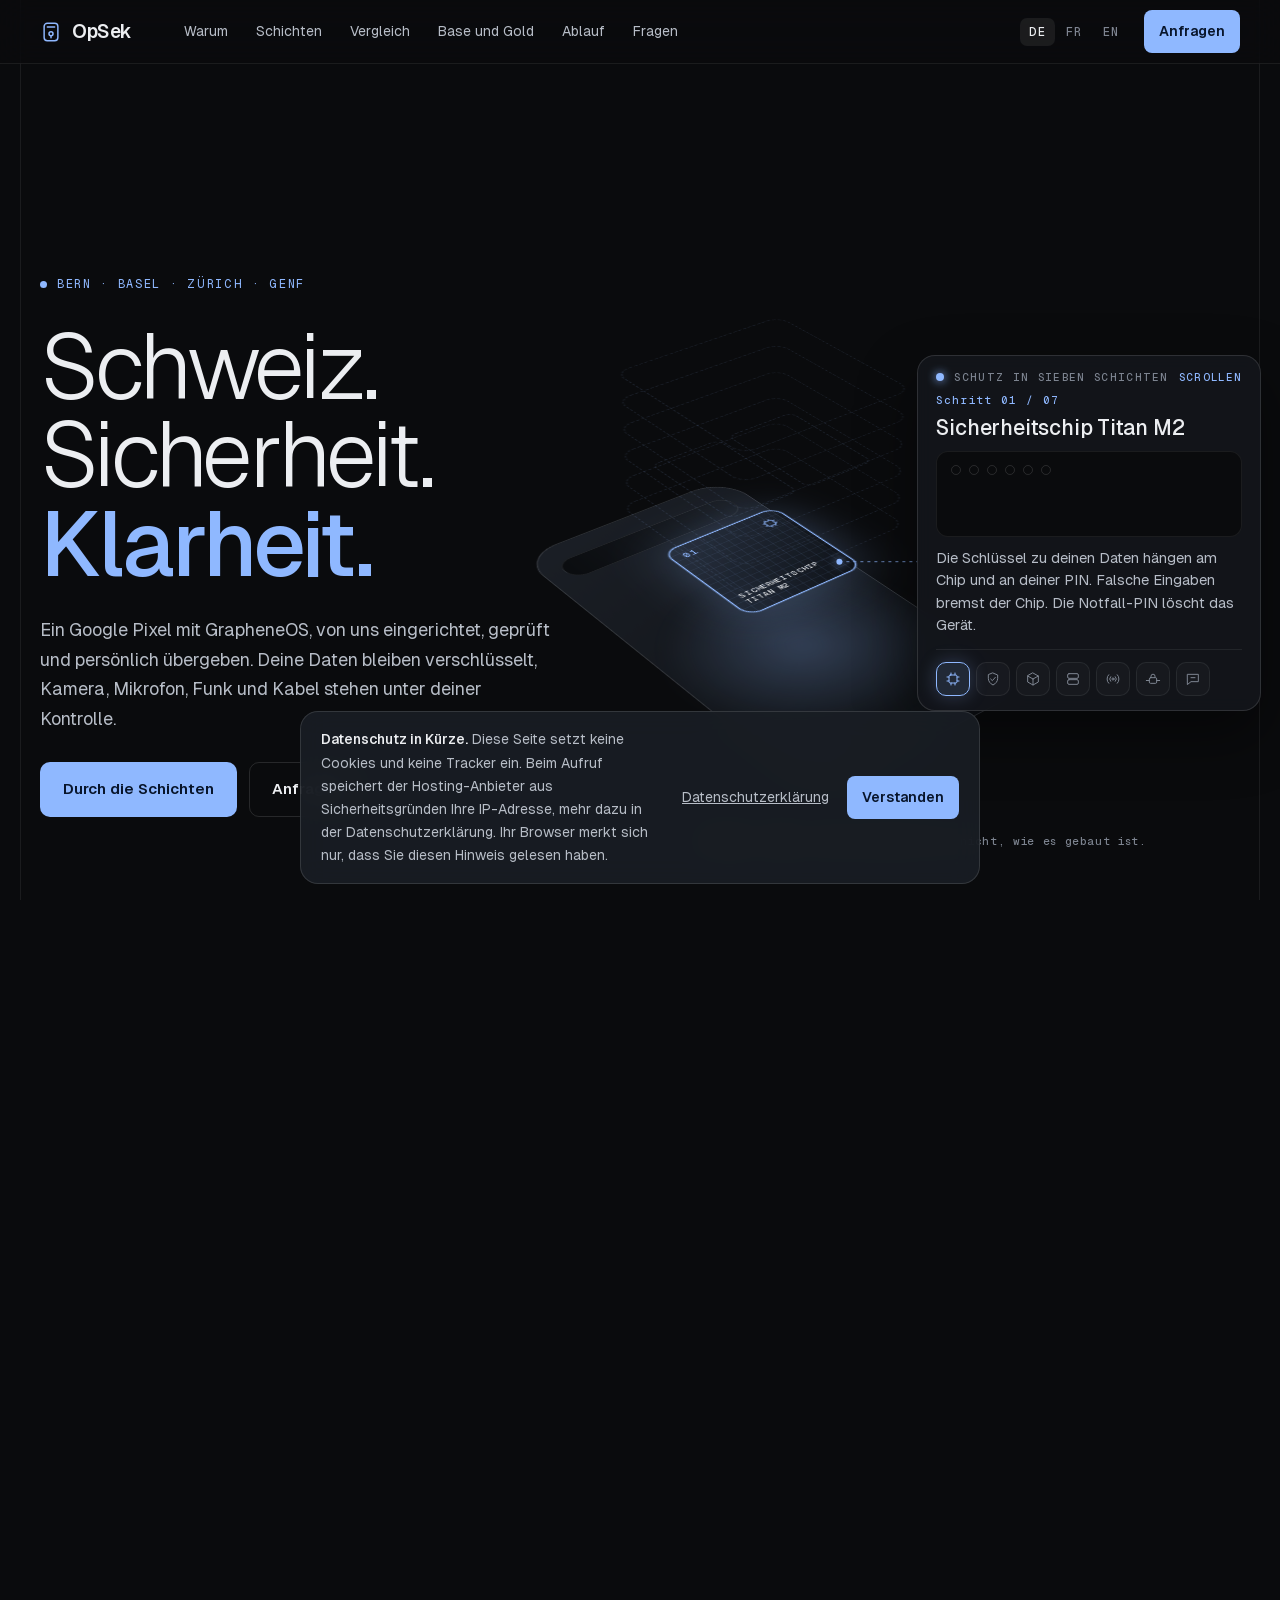
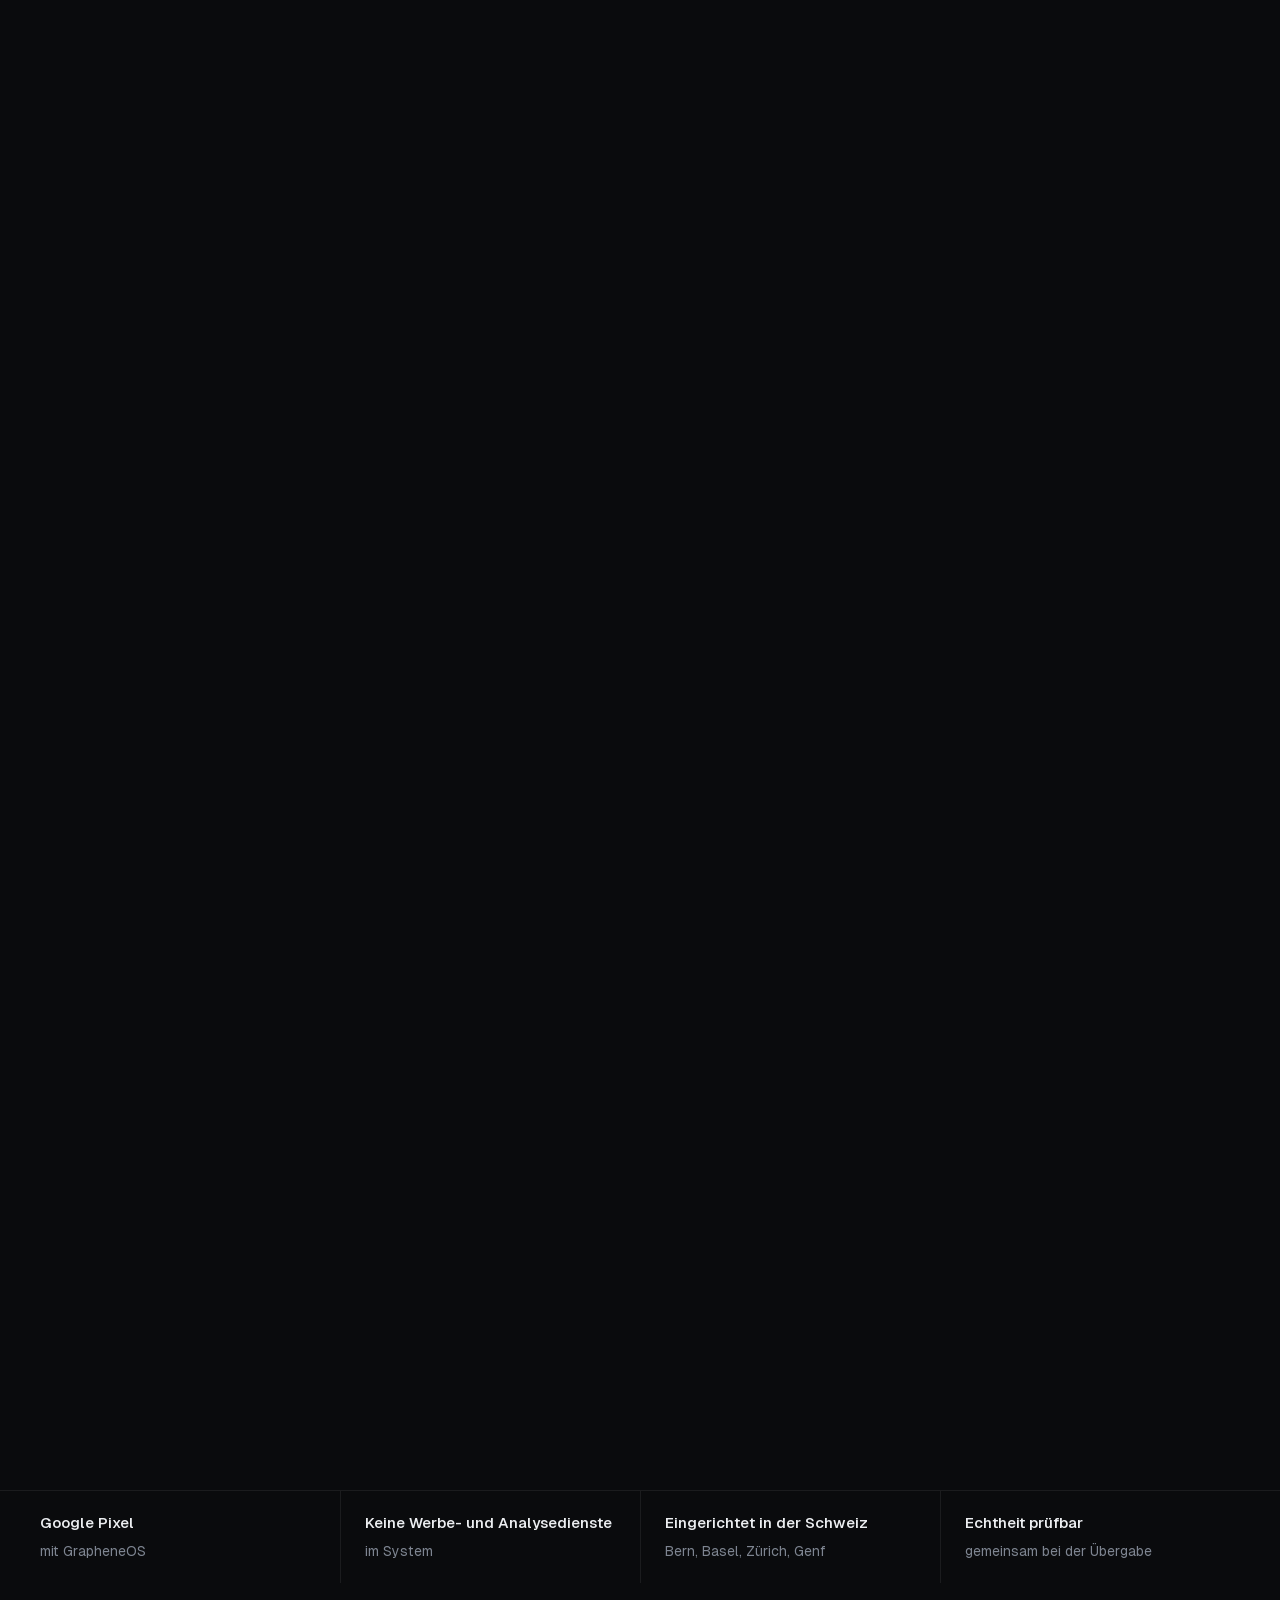
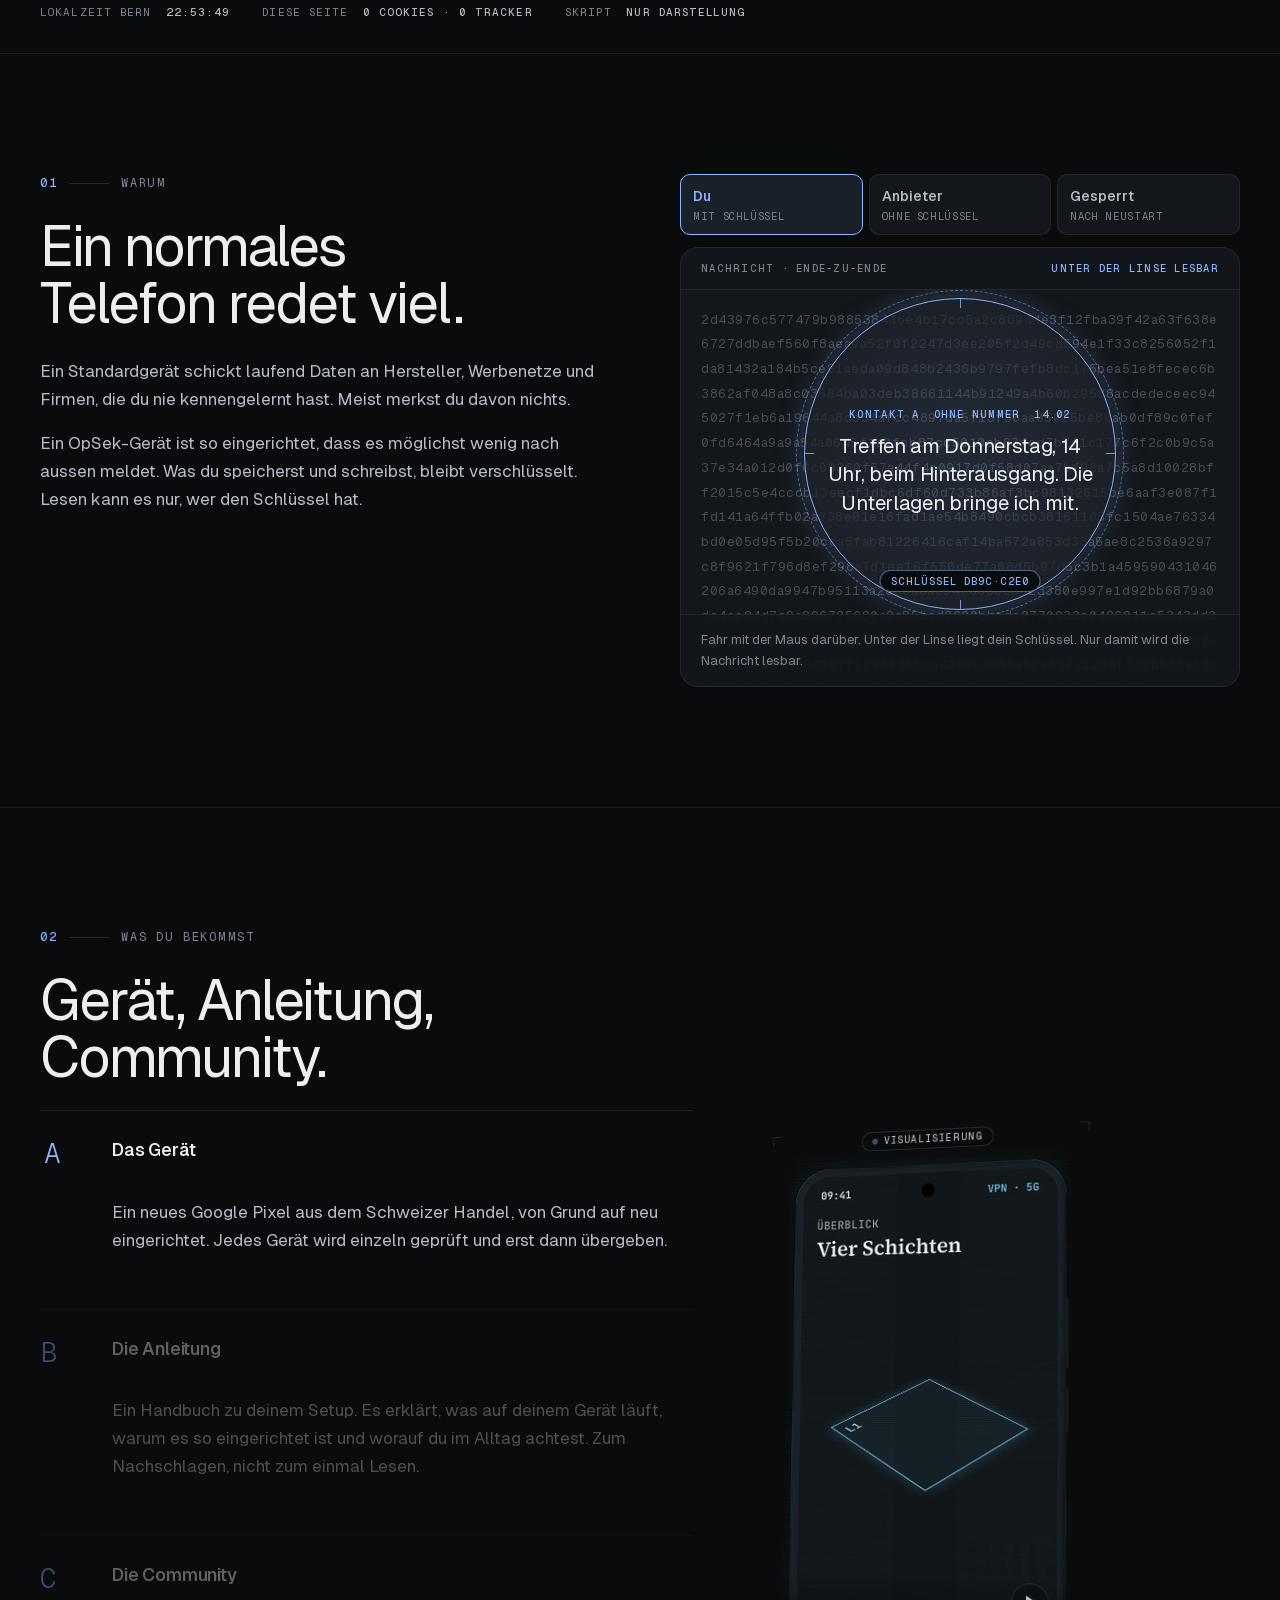
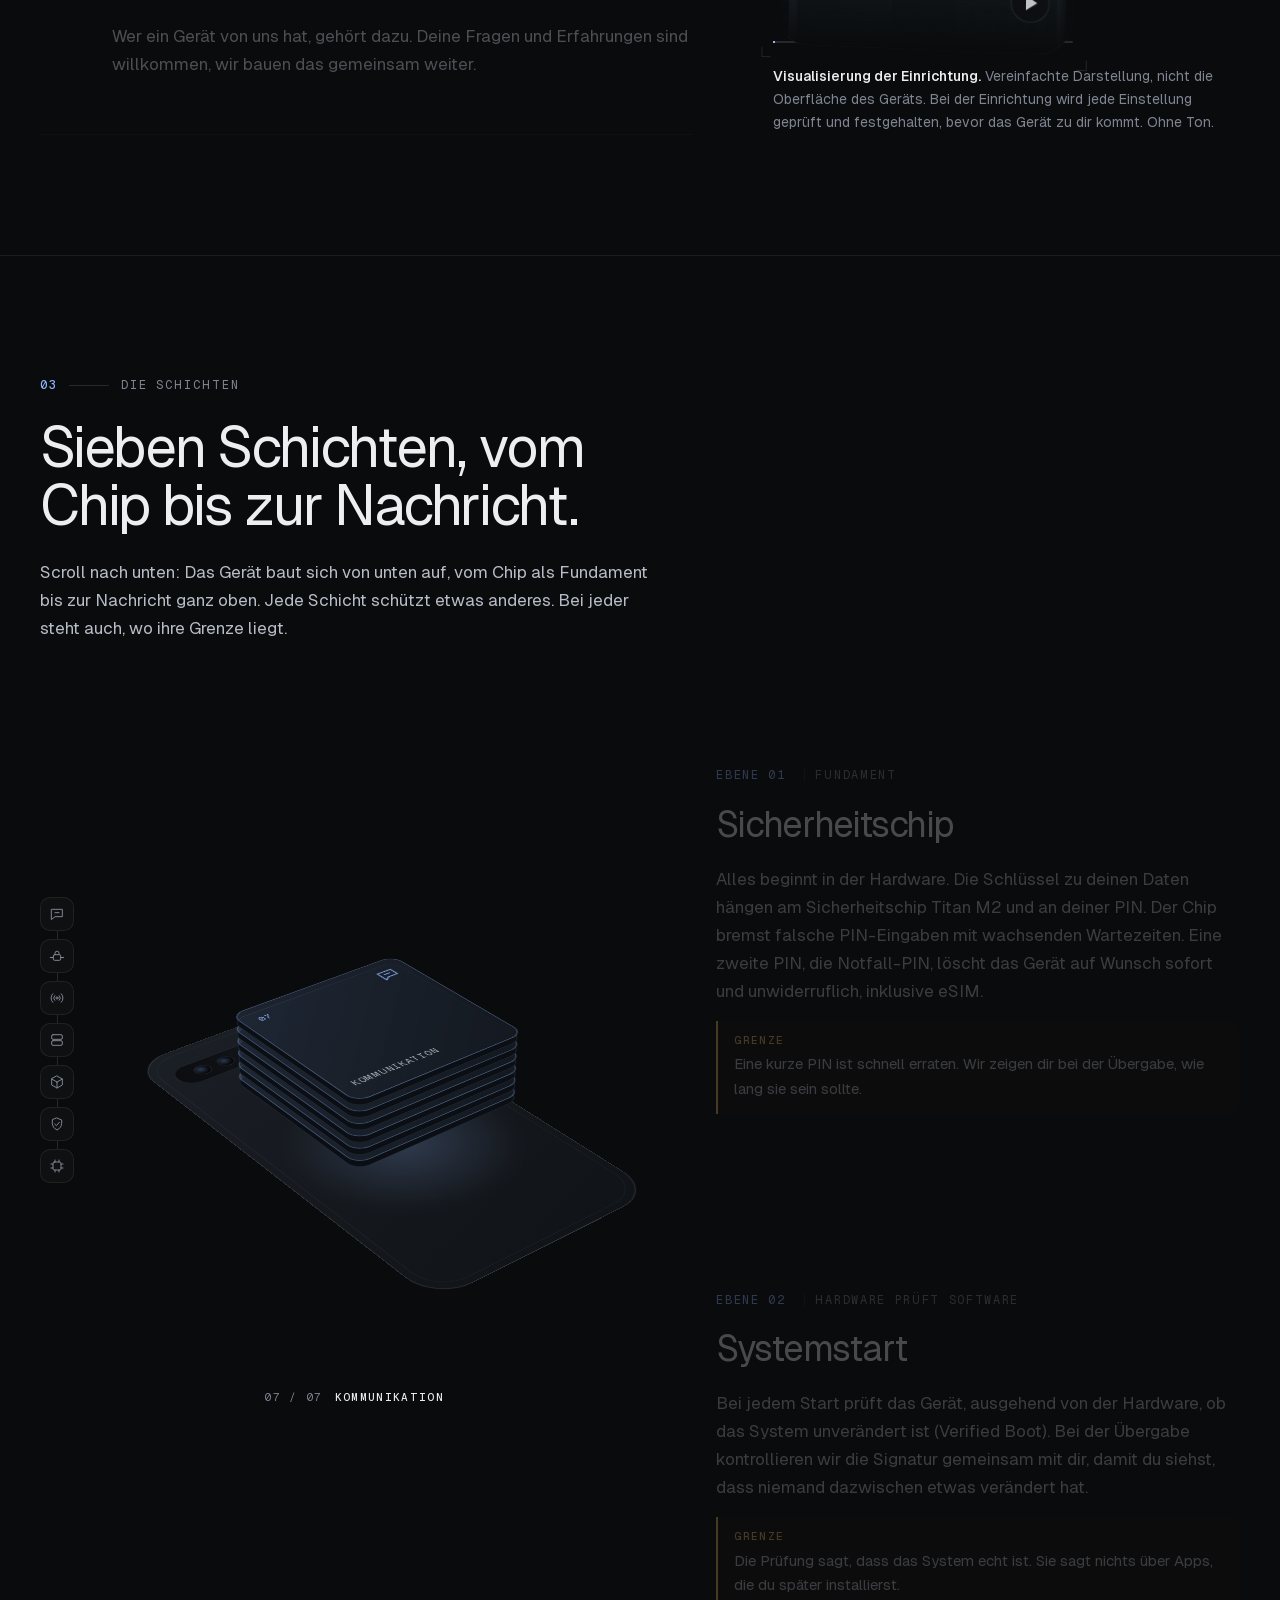
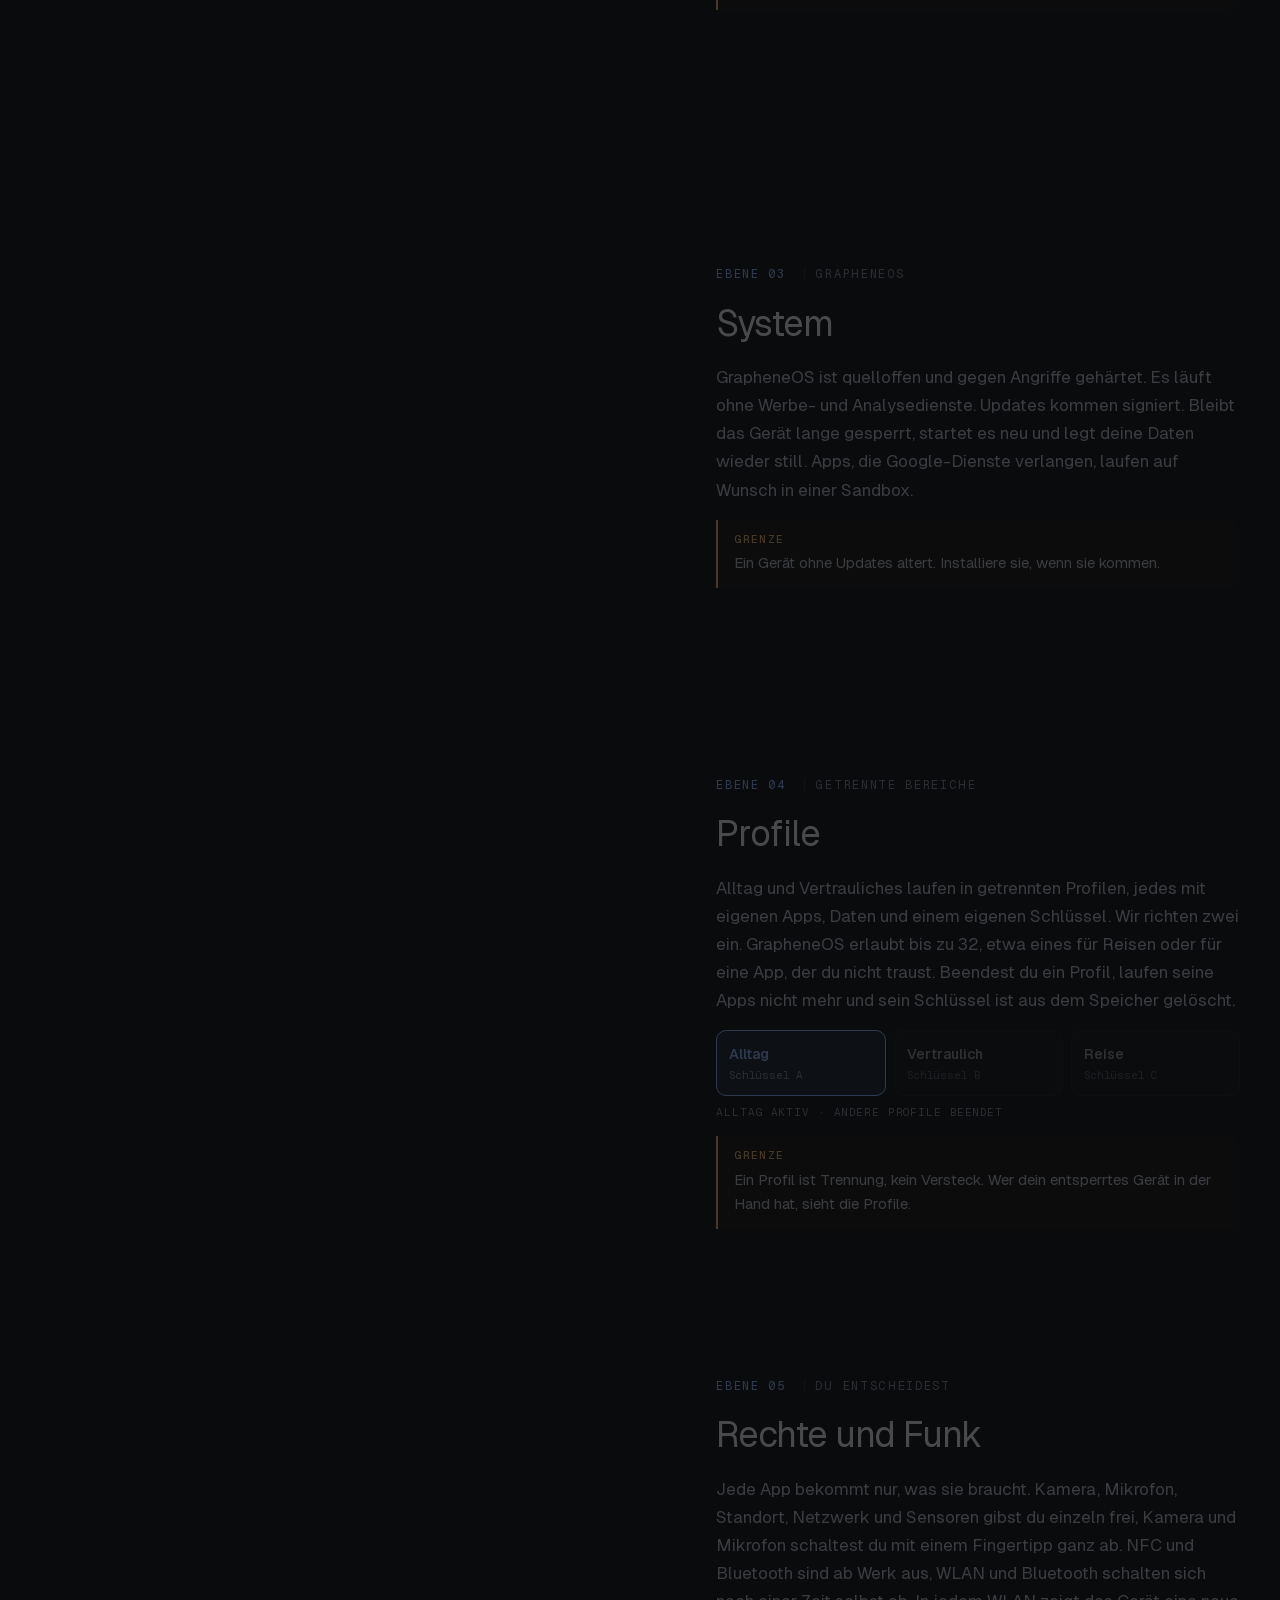
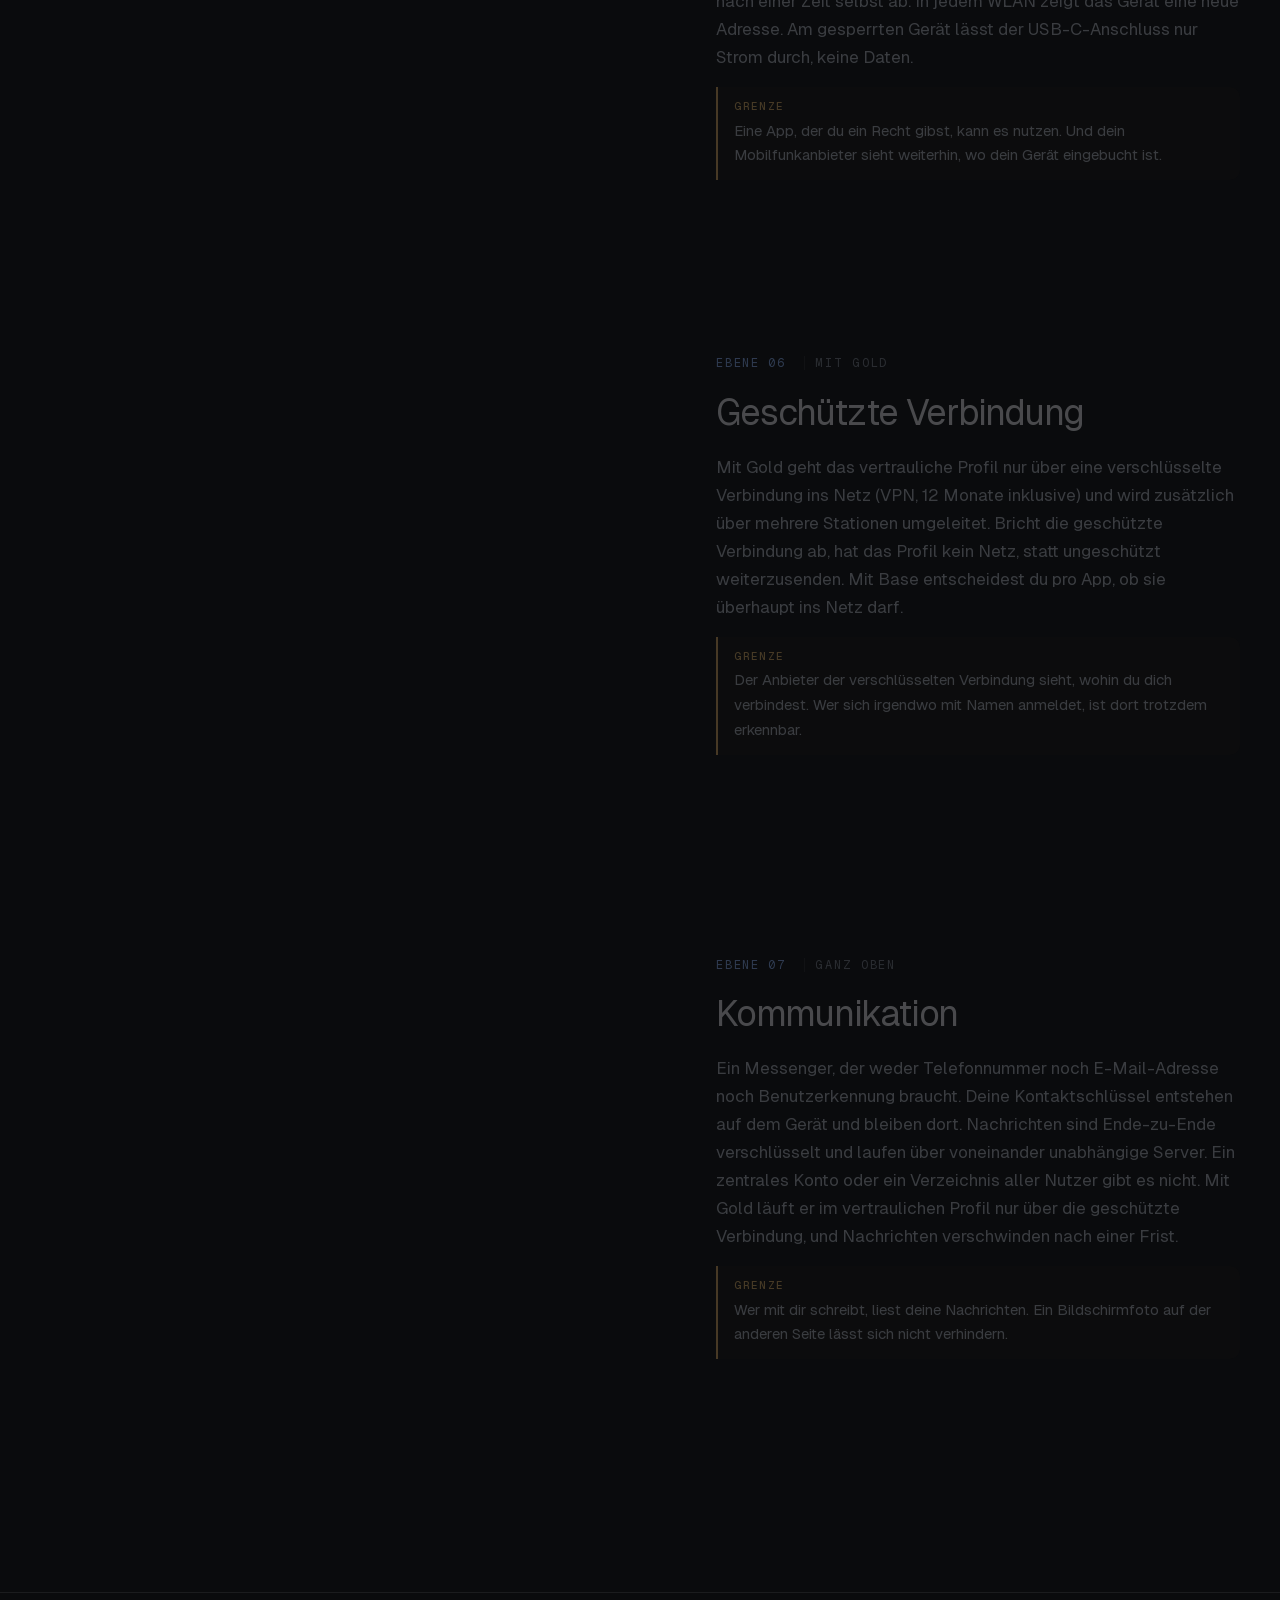
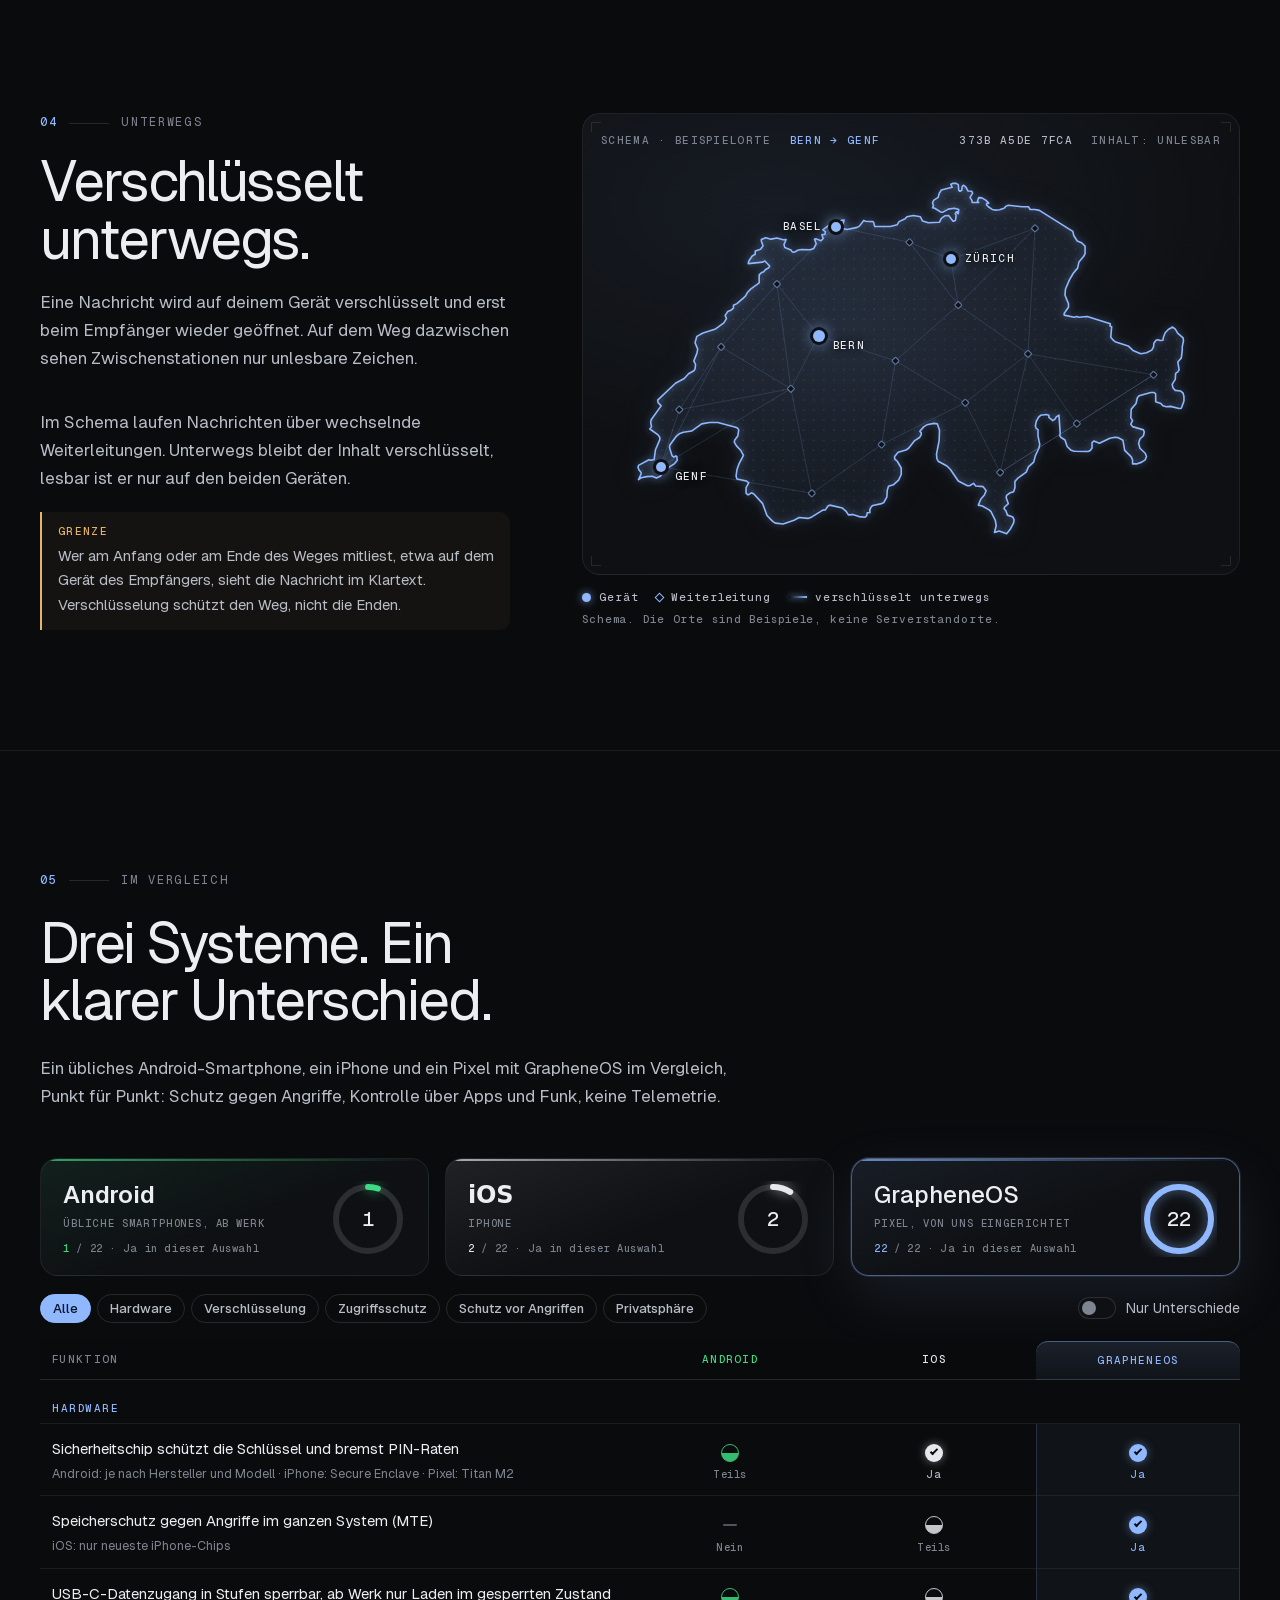
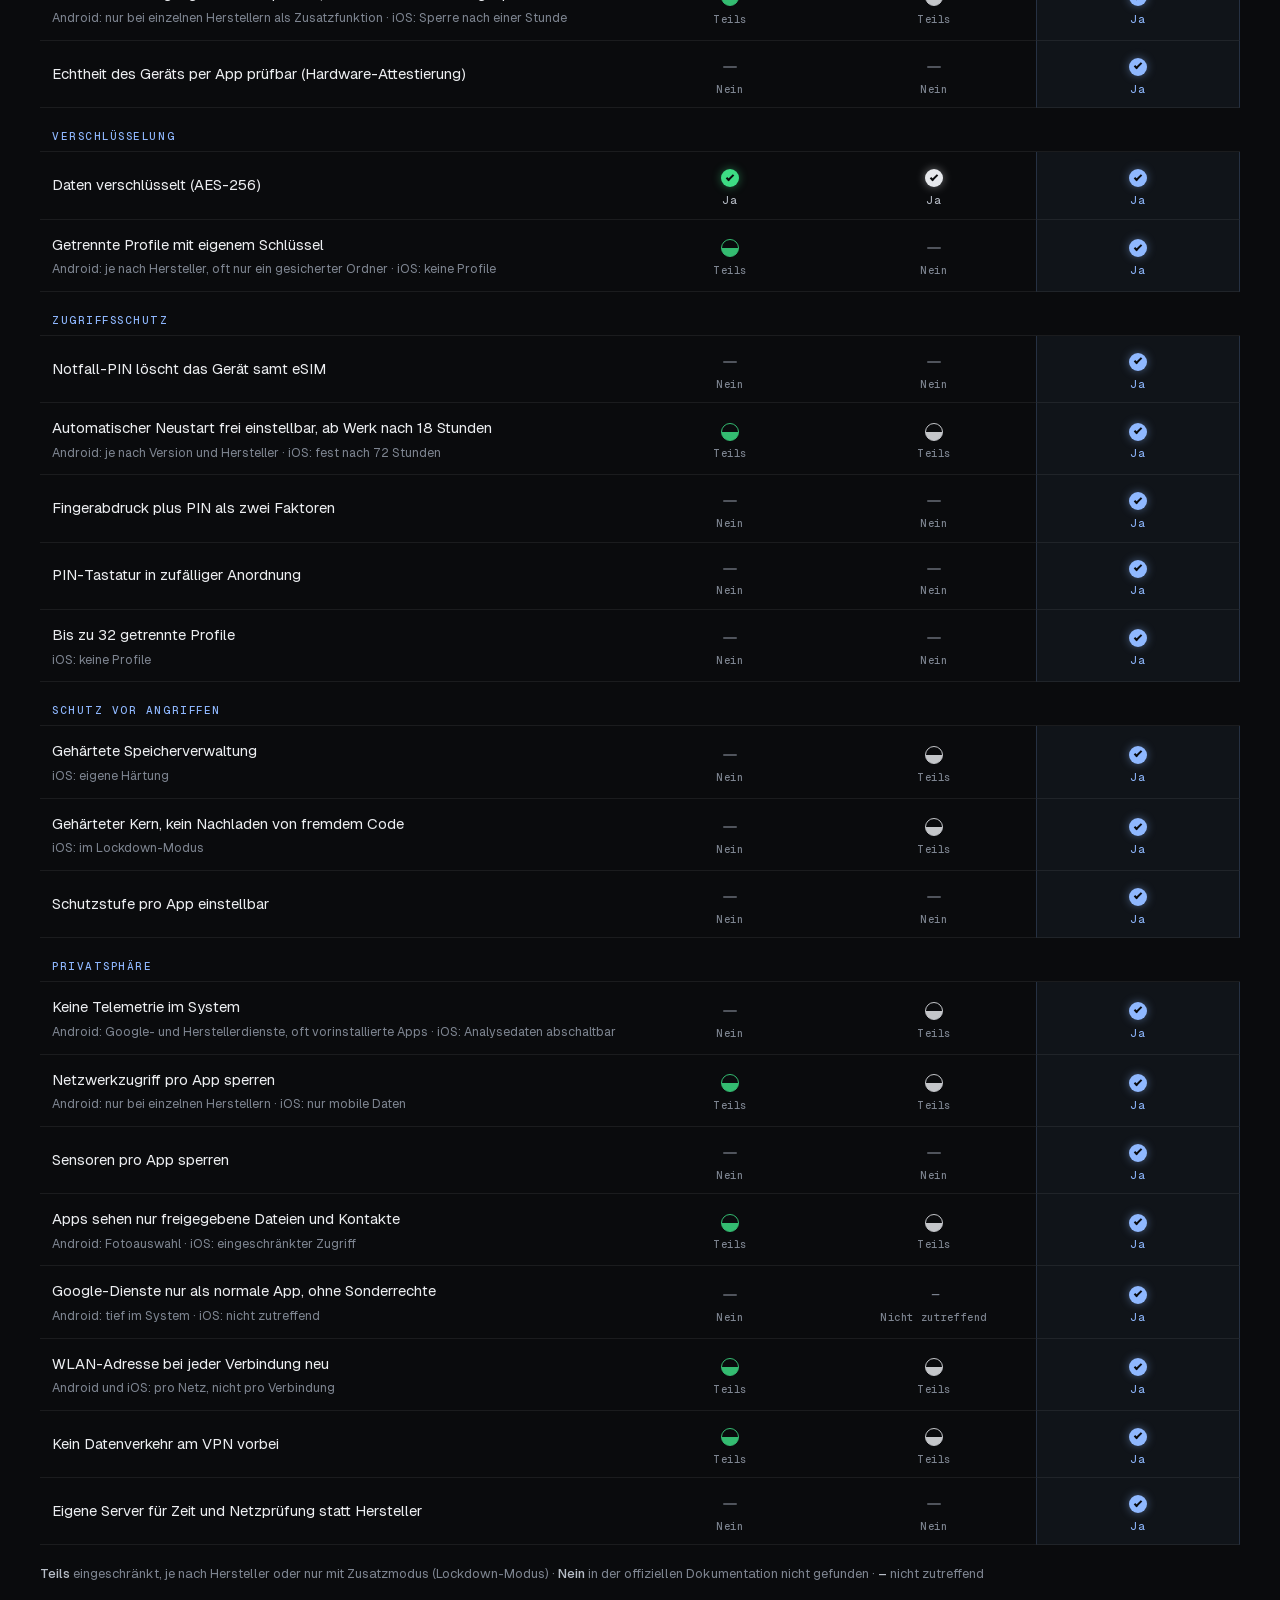
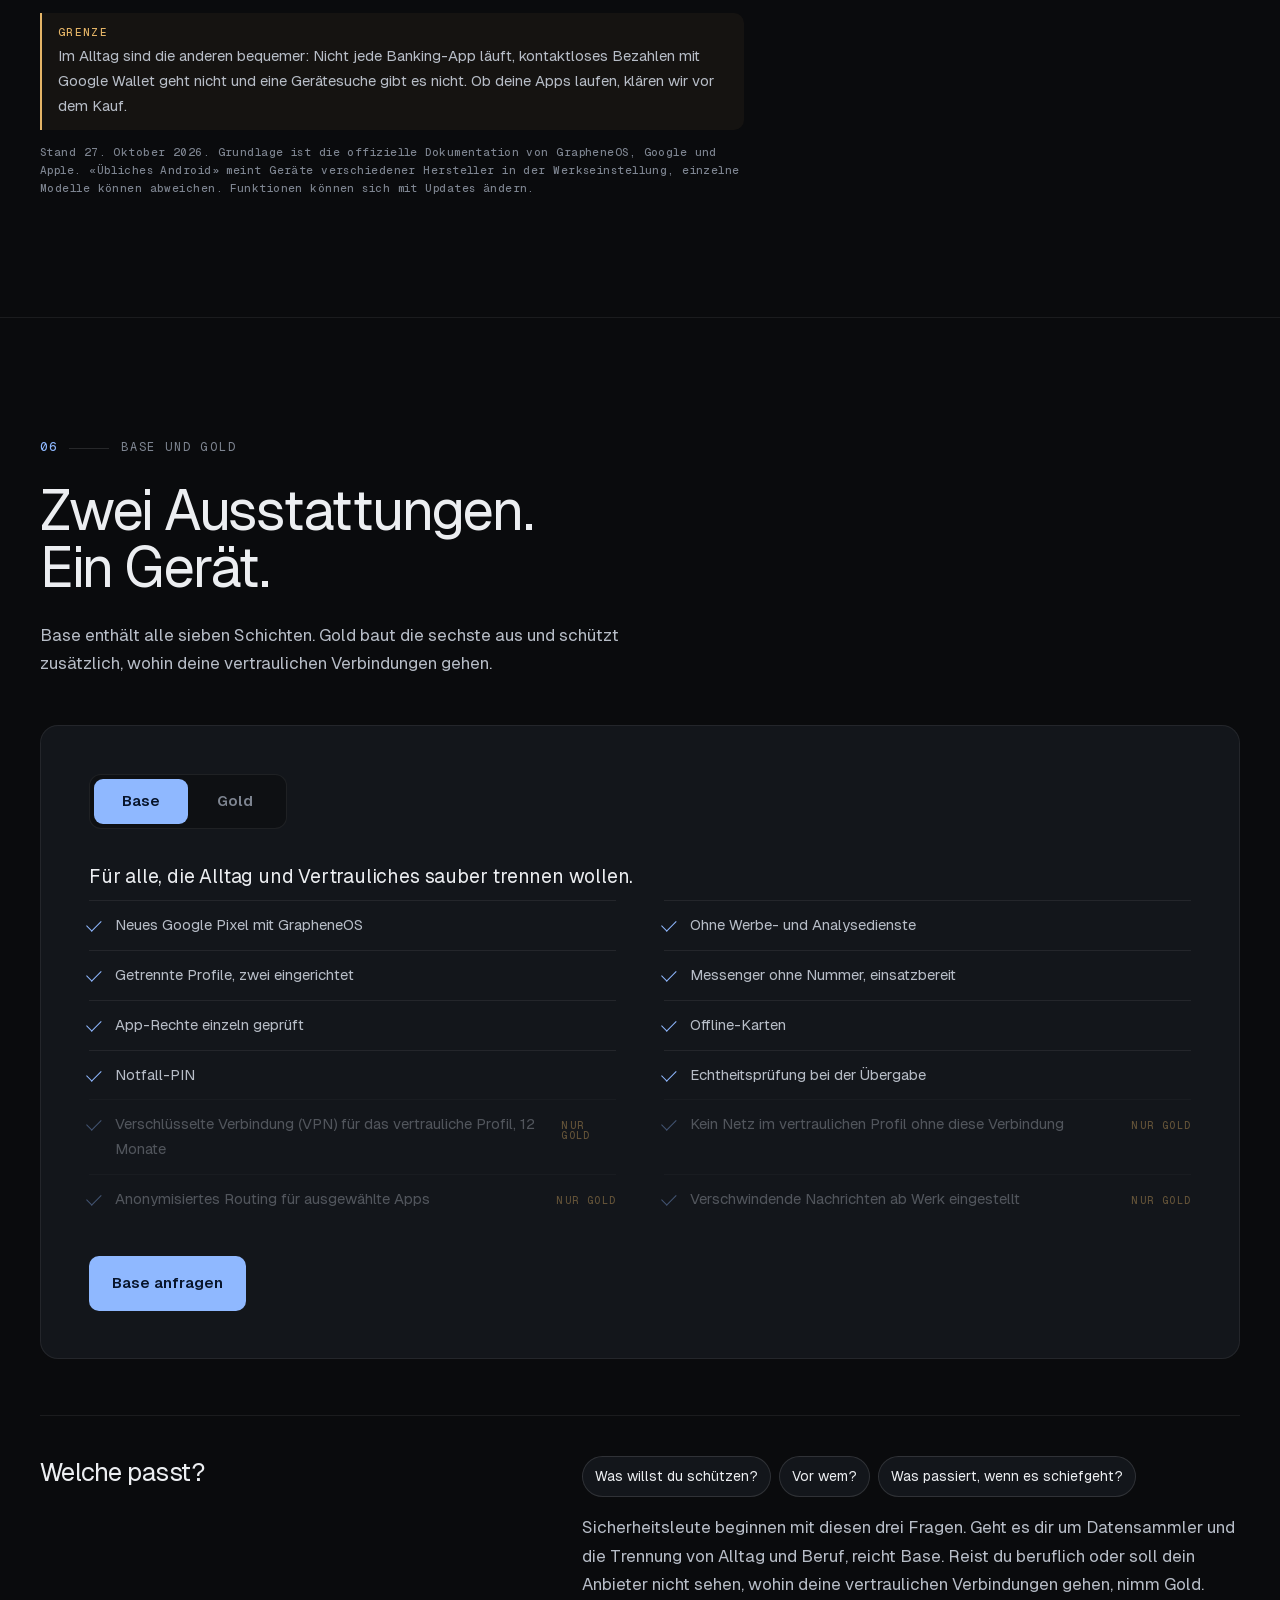
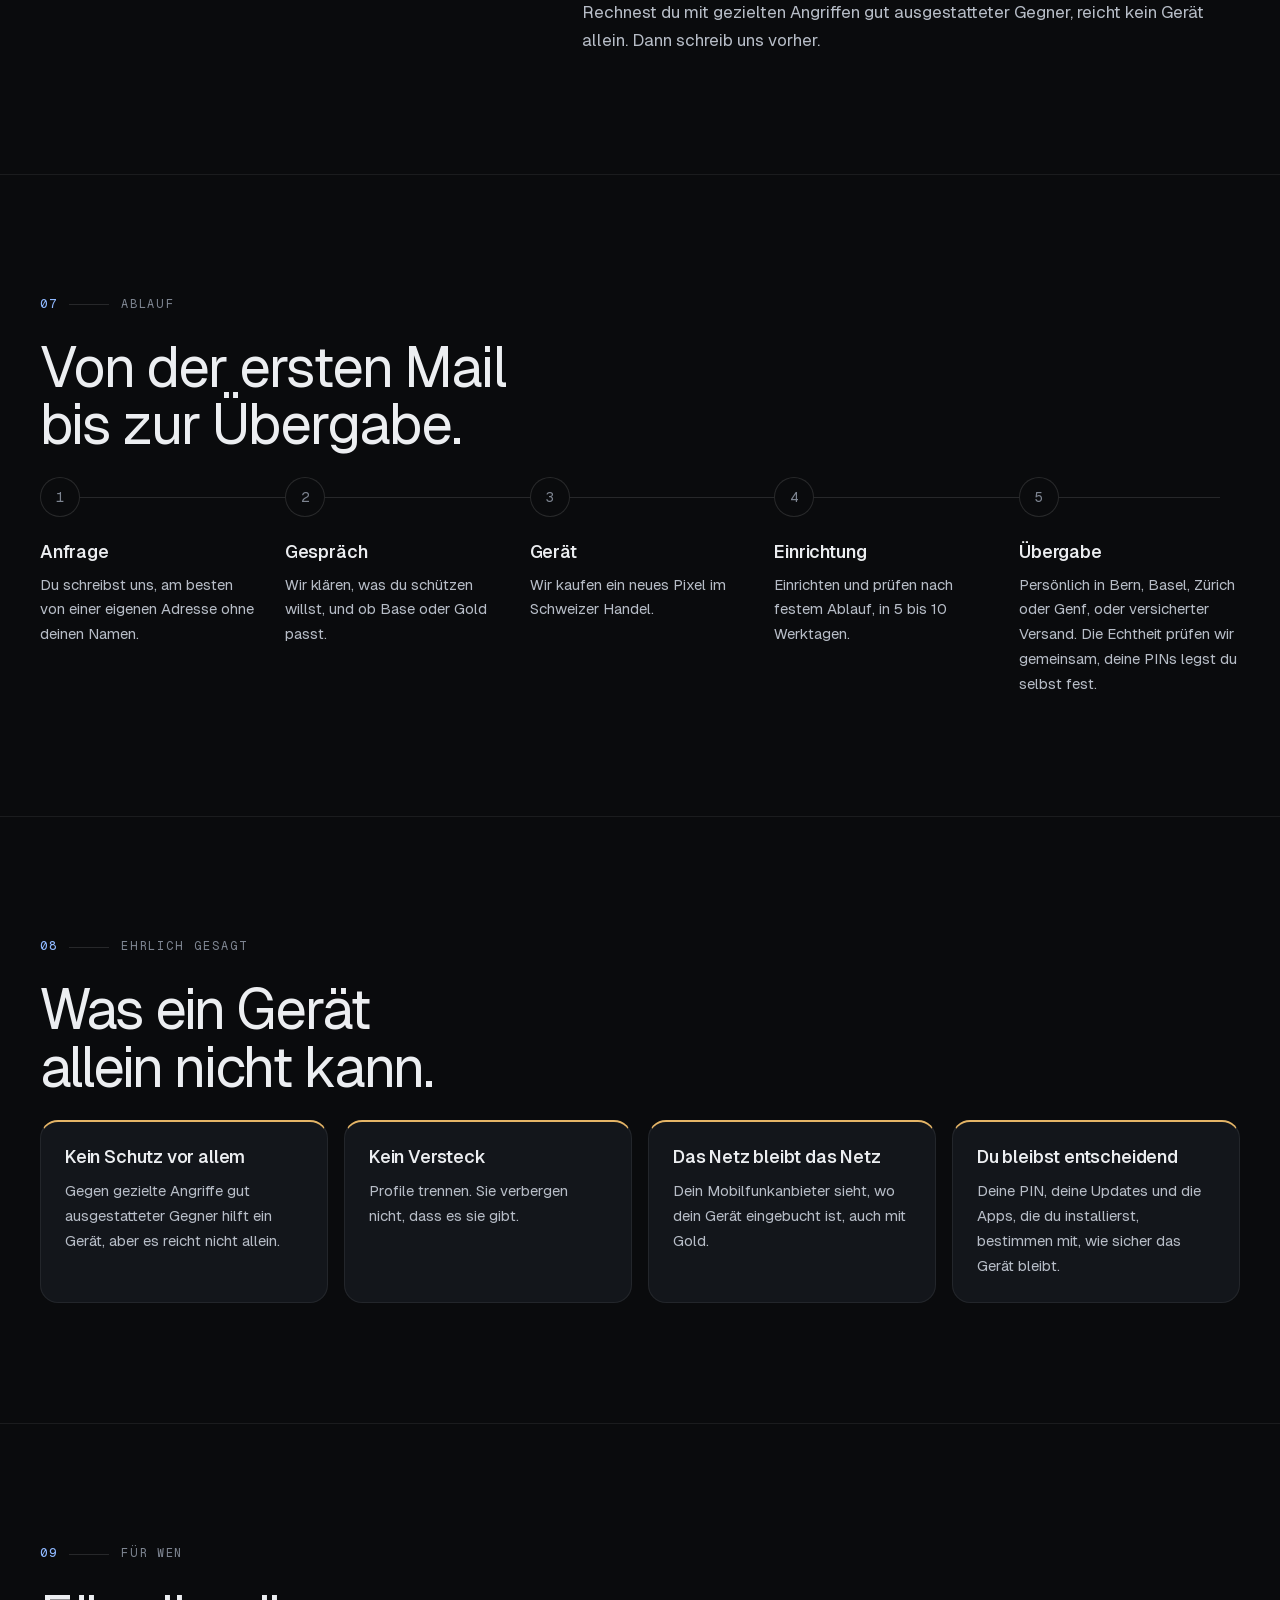
<file: index.html>
<!doctype html>
<html lang="de" class="no-js">
<head>
<meta charset="utf-8">
<meta http-equiv="Content-Security-Policy" content="default-src 'self'; script-src 'self'; style-src 'self' 'unsafe-inline'; img-src 'self' data:; media-src 'self'; font-src 'self'; connect-src 'none'; frame-src 'none'; object-src 'none'; base-uri 'none'; form-action 'none'; manifest-src 'self'; worker-src 'none'">
<meta name="referrer" content="no-referrer">
<meta name="viewport" content="width=device-width,initial-scale=1,viewport-fit=cover">
<title>OpSek | Gehärtetes Pixel mit GrapheneOS aus der Schweiz</title>
<meta name="description" content="OpSek richtet Google-Pixel-Smartphones mit GrapheneOS ein: gehärtetes System, getrennte Profile, geprüft und persönlich übergeben. Aus der Schweiz.">
<meta name="theme-color" content="#0a0b0d">
<meta name="color-scheme" content="dark">
<link rel="canonical" href="https://opsek.ch/">
<link rel="alternate" hreflang="de" href="https://opsek.ch/">
<link rel="alternate" hreflang="fr" href="https://opsek.ch/fr/">
<link rel="alternate" hreflang="en" href="https://opsek.ch/en/">
<link rel="alternate" hreflang="x-default" href="https://opsek.ch/">
<meta property="og:type" content="website">
<meta property="og:title" content="OpSek | Gehärtetes Pixel mit GrapheneOS aus der Schweiz">
<meta property="og:description" content="OpSek richtet Google-Pixel-Smartphones mit GrapheneOS ein: gehärtetes System, getrennte Profile, geprüft und persönlich übergeben. Aus der Schweiz.">
<meta property="og:url" content="https://opsek.ch/">
<meta property="og:locale" content="de_CH">
<link rel="icon" href="/favicon.ico?v=3" sizes="32x32">
<link rel="icon" href="/favicon.svg?v=3" type="image/svg+xml">
<link rel="apple-touch-icon" href="/apple-touch-icon.png?v=3">
<link rel="manifest" href="/site.webmanifest?v=3">
<link rel="preload" href="fonts/Geist-Variable.woff2" as="font" type="font/woff2" crossorigin>
<link rel="preload" href="img/hero-center-800.webp" as="image" type="image/webp" media="(max-width: 900px)">
<link rel="stylesheet" href="css/opsek.css">
<script type="application/json" id="opsek-t">{"locale": "de-CH", "keyWord": "Schlüssel ", "noKey": "Kein Schlüssel", "vault": {"du": {"st": "unter der Linse lesbar", "hint": "<span class=\"hint-fine\">Fahr mit der Maus darüber.<\/span><span class=\"hint-touch\">Zieh den Finger darüber.<\/span> Unter der Linse liegt dein Schlüssel. Nur damit wird die Nachricht lesbar."}, "anbieter": {"st": "kein Schlüssel", "hint": "So sieht es der Anbieter des Messengers: Er transportiert die Nachricht, lesen kann er sie nicht."}, "gesperrt": {"st": "Ruhezustand", "hint": "Nach einem Neustart ist der Schlüssel nicht im Speicher. Ohne deine PIN bleibt alles verschlüsselt."}}, "profState": "{p} aktiv · andere Profile beendet, ihre Schlüssel aus dem Speicher", "play": "Video abspielen", "pause": "Video anhalten", "ctaBase": "Base anfragen", "ctaGold": "Gold anfragen", "subjBase": "Interesse an OpSek Base", "subjGold": "Interesse an OpSek Gold", "level": "Ebene", "subj": {"general": "Interesse an OpSek", "base": "Interesse an OpSek Base", "gold": "Interesse an OpSek Gold", "join": "Mitmachen bei OpSek", "acc": "Frage zu Zubehör bei OpSek", "q": "Frage zu OpSek"}, "step": "Schritt {n} von 4"}</script>
</head>
<body>
<a class="skip" href="#inhalt">Zum Inhalt</a>

<header class="hdr" id="top">
  <div class="rail hdr-in">
    <a class="brand" href="#top" aria-label="OpSek, zum Seitenanfang">
      <svg viewBox="0 0 24 24" aria-hidden="true"><rect x="4.5" y="2.5" width="15" height="19" rx="3.5"/><path d="M8 6.5h8" class="cam"/><circle cx="12" cy="14" r="2.2"/><path d="M12 16.2v2"/></svg>
      <span>OpSek</span>
    </a>
    <nav class="nav" aria-label="Hauptnavigation"><a href="#warum">Warum</a><a href="#schichten">Schichten</a><a href="#vergleich">Vergleich</a><a href="#modelle">Base und Gold</a><a href="#ablauf">Ablauf</a><a href="#fragen">Fragen</a></nav>
        <p class="lang" role="group" aria-label="Sprache"><b aria-current="true">DE</b><a href="fr/" hreflang="fr" lang="fr">FR</a><a href="en/" hreflang="en" lang="en">EN</a></p>
    <a class="btn btn-sm" href="#kontakt" data-contact="general">Anfragen</a>
  </div>
  <i class="progress" aria-hidden="true"><em></em></i>
</header>

<main id="inhalt">

<!-- HERO -->
<section class="hero" aria-labelledby="h-hero">
  <div class="rail hero-grid">
    <div class="hero-copy">
      <p class="kicker"><i class="dot"></i>Bern · Basel · Zürich · Genf</p>
      <h1 id="h-hero" data-split>Schweiz. Sicherheit. <em>Klarheit.</em></h1>
      <p class="lead">Ein Google Pixel mit GrapheneOS, von uns eingerichtet, geprüft und persönlich übergeben. Deine Daten bleiben verschlüsselt, Kamera, Mikrofon, Funk und Kabel stehen unter deiner Kontrolle.</p>
      <div class="actions">
        <a class="btn" href="#schichten" data-magnet>Durch die Schichten</a>
        <a class="btn btn-line" href="#kontakt" data-contact="general" data-magnet>Anfragen</a>
      </div>
    </div>
    <figure class="hero-visual sx" data-sx role="group" aria-label="So greift der Schutz ineinander, Schritt für Schritt" data-step="0">
      <div class="sx-scene" aria-hidden="true"><div class="sx-stack" data-sx-stack><div class="sx-phone"><i class="cam"></i><i class="glow"></i></div><div class="sx-slab chip on" style="--i:0"><span class="sl-n">01</span><span class="sl-t">Sicherheitschip Titan M2</span><svg viewBox="0 0 24 24" aria-hidden="true"><rect x="6" y="6" width="12" height="12" rx="2"/><path d="M9 3v3M15 3v3M9 18v3M15 18v3M3 9h3M3 15h3M18 9h3M18 15h3"/></svg></div><div class="sx-slab" style="--i:1"><span class="sl-n">02</span><span class="sl-t">Geprüfter Start</span><svg viewBox="0 0 24 24" aria-hidden="true"><path d="M12 3l7 3v5c0 4.5-3 8-7 10-4-2-7-5.5-7-10V6z"/><path d="M8.5 12l2.5 2.5 4.5-5"/></svg></div><div class="sx-slab" style="--i:2"><span class="sl-n">03</span><span class="sl-t">GrapheneOS</span><svg viewBox="0 0 24 24" aria-hidden="true"><path d="M12 3l8 4.5v9L12 21l-8-4.5v-9z"/><path d="M12 12l8-4.5M12 12v9M12 12L4 7.5"/></svg></div><div class="sx-slab" style="--i:3"><i class="half a"></i><i class="half b"></i><span class="sl-n">04</span><span class="sl-t">Getrennte Profile</span><svg viewBox="0 0 24 24" aria-hidden="true"><rect x="4" y="4" width="16" height="7" rx="2"/><rect x="4" y="13" width="16" height="7" rx="2"/></svg></div><div class="sx-slab" style="--i:4"><span class="sl-n">05</span><span class="sl-t">Rechte, Funk und Kabel</span><svg viewBox="0 0 24 24" aria-hidden="true"><circle cx="12" cy="12" r="1.6"/><path d="M8.5 8.5a5 5 0 0 0 0 7M15.5 8.5a5 5 0 0 1 0 7M5.6 5.6a9 9 0 0 0 0 12.8M18.4 5.6a9 9 0 0 1 0 12.8"/></svg></div><div class="sx-slab" style="--i:5"><span class="sl-n">06</span><span class="sl-t">Geschützte Verbindung</span><svg viewBox="0 0 24 24" aria-hidden="true"><rect x="6.5" y="10" width="11" height="8.5" rx="1.8"/><path d="M9 10V7.8a3 3 0 0 1 6 0V10"/><path d="M2 14.25h4.5M17.5 14.25H22"/></svg></div><div class="sx-slab" style="--i:6"><span class="sl-n">07</span><span class="sl-t">Messenger ohne Nummer</span><svg viewBox="0 0 24 24" aria-hidden="true"><path d="M4 5h16v11H9l-5 4z"/><path d="M9 10h6"/></svg></div></div></div>
      <svg class="sx-line" aria-hidden="true" focusable="false"><path data-sx-line d=""/><circle data-sx-dot r="3"/></svg>
      <div class="sx-card">
        <p class="sx-hd"><i class="sx-led" aria-hidden="true"></i><span>Schutz in sieben Schichten</span><b class="sx-hint" data-pin="Scrollen" data-tap="Antippen">Antippen</b></p>
        <div class="sx-body"><div class="sx-c" id="sx-c0" data-c="0"><p class="sx-k">Schritt 01 / 07</p><p class="sx-t">Sicherheitschip Titan M2</p><div class="dm dm-pin"><span class="pin" aria-hidden="true"><i></i><i></i><i></i><i></i><i></i><i></i></span><span class="dm-l l1">Falsche PIN · Wartezeit wächst</span><span class="dm-l l2">Notfall-PIN · Gerät wird gelöscht</span><i class="wipe" aria-hidden="true"></i></div><p class="sx-p">Die Schlüssel zu deinen Daten hängen am Chip und an deiner PIN. Falsche Eingaben bremst der Chip. Die Notfall-PIN löscht das Gerät.</p></div><div class="sx-c" id="sx-c1" data-c="1" hidden><p class="sx-k">Schritt 02 / 07</p><p class="sx-t">Geprüfter Start</p><div class="dm dm-boot"><code data-sx-scr="7F3A 09BC E41D 5A2C">7F3A 09BC E41D 5A2C</code><span class="ok"><svg viewBox="0 0 24 24" aria-hidden="true"><path d="M5 12.5l4.5 4.5L19 7.5"/></svg>Signatur stimmt</span></div><p class="sx-p">Bei jedem Start prüft das Gerät, ausgehend von der Hardware, ob das System unverändert ist.</p></div><div class="sx-c" id="sx-c2" data-c="2" hidden><p class="sx-k">Schritt 03 / 07</p><p class="sx-t">GrapheneOS</p><div class="dm"><ul class="dm-sw"><li style="--k:0"><span>Werbedienste</span><b class="sw to-off" aria-hidden="true"></b><em>aus</em></li><li style="--k:1"><span>Analysedienste</span><b class="sw to-off" aria-hidden="true"></b><em>aus</em></li><li style="--k:2"><span>Signierte Updates</span><b class="sw to-on" aria-hidden="true"></b><em>an</em></li><li style="--k:3"><span>Neustart nach langer Sperre</span><b class="sw to-on" aria-hidden="true"></b><em>an</em></li></ul></div><p class="sx-p">Ein gehärtetes System ohne Werbe- und Analysedienste. Bleibt das Gerät lange gesperrt, startet es neu und legt die Daten still.</p></div><div class="sx-c" id="sx-c3" data-c="3" hidden><p class="sx-k">Schritt 04 / 07</p><p class="sx-t">Getrennte Profile</p><div class="dm dm-prof"><div class="pa"><b>Alltag</b><i>Schlüssel A</i><em>aktiv</em></div><i class="wall" aria-hidden="true"></i><div class="pb"><b>Vertraulich</b><i>Schlüssel B</i><em>beendet</em></div></div><p class="sx-p">Alltag und Vertrauliches mit eigenen Apps, Daten und Schlüsseln. Ein beendetes Profil ist wieder verschlüsselt. Trennung, kein Versteck.</p></div><div class="sx-c" id="sx-c4" data-c="4" hidden><p class="sx-k">Schritt 05 / 07</p><p class="sx-t">Rechte, Funk und Kabel</p><div class="dm"><ul class="dm-sw"><li style="--k:0"><span>Kamera</span><b class="sw to-off" aria-hidden="true"></b><em>aus</em></li><li style="--k:1"><span>Mikrofon</span><b class="sw to-off" aria-hidden="true"></b><em>aus</em></li><li style="--k:2"><span>Bluetooth</span><b class="sw to-off" aria-hidden="true"></b><em>aus</em></li><li style="--k:3"><span>USB-C gesperrt</span><b class="sw to-on" aria-hidden="true"></b><em>nur Strom</em></li></ul></div><p class="sx-p">Kamera, Mikrofon und Funk steuerst du einzeln. Am gesperrten Gerät lässt USB-C nur Strom durch.</p></div><div class="sx-c" id="sx-c5" data-c="5" hidden><p class="sx-k">Schritt 06 / 07</p><p class="sx-t">Geschützte Verbindung</p><div class="dm dm-tun"><div class="tun" aria-hidden="true"><span class="n1">Gerät</span><i class="pipe"><i class="pk"></i><i class="pk"></i><i class="pk"></i><i class="brk"></i></i><span class="n2">Netz</span></div><span class="dm-l l1">Verschlüsselt unterwegs</span><span class="dm-l l2 warn">Verbindung weg · kein Netz (Kill Switch)</span></div><p class="sx-p">Mit Gold geht das vertrauliche Profil nur verschlüsselt ins Netz. Bricht die Verbindung ab, gibt es kein Netz statt ungeschützter Daten.</p></div><div class="sx-c" id="sx-c6" data-c="6" hidden><p class="sx-k">Schritt 07 / 07</p><p class="sx-t">Messenger ohne Nummer</p><div class="dm dm-msg"><span class="bub"><code data-sx-scr="Treffen um 14 Uhr?">Treffen um 14 Uhr?</code></span><span class="tags"><i>keine Nummer</i><i>keine E-Mail</i><i>keine ID</i></span></div><p class="sx-p">Keine Telefonnummer, keine E-Mail, keine Kennung. Lesbar ist eine Nachricht nur bei dir und beim Empfänger.</p></div></div>
        <div class="sx-dots"><button type="button" class="sx-dot on" data-s="0" aria-controls="sx-c0" aria-pressed="true" aria-label="Schritt 01: Sicherheitschip Titan M2"><svg viewBox="0 0 24 24" aria-hidden="true"><rect x="6" y="6" width="12" height="12" rx="2"/><path d="M9 3v3M15 3v3M9 18v3M15 18v3M3 9h3M3 15h3M18 9h3M18 15h3"/></svg></button><button type="button" class="sx-dot" data-s="1" aria-controls="sx-c1" aria-pressed="false" aria-label="Schritt 02: Geprüfter Start"><svg viewBox="0 0 24 24" aria-hidden="true"><path d="M12 3l7 3v5c0 4.5-3 8-7 10-4-2-7-5.5-7-10V6z"/><path d="M8.5 12l2.5 2.5 4.5-5"/></svg></button><button type="button" class="sx-dot" data-s="2" aria-controls="sx-c2" aria-pressed="false" aria-label="Schritt 03: GrapheneOS"><svg viewBox="0 0 24 24" aria-hidden="true"><path d="M12 3l8 4.5v9L12 21l-8-4.5v-9z"/><path d="M12 12l8-4.5M12 12v9M12 12L4 7.5"/></svg></button><button type="button" class="sx-dot" data-s="3" aria-controls="sx-c3" aria-pressed="false" aria-label="Schritt 04: Getrennte Profile"><svg viewBox="0 0 24 24" aria-hidden="true"><rect x="4" y="4" width="16" height="7" rx="2"/><rect x="4" y="13" width="16" height="7" rx="2"/></svg></button><button type="button" class="sx-dot" data-s="4" aria-controls="sx-c4" aria-pressed="false" aria-label="Schritt 05: Rechte, Funk und Kabel"><svg viewBox="0 0 24 24" aria-hidden="true"><circle cx="12" cy="12" r="1.6"/><path d="M8.5 8.5a5 5 0 0 0 0 7M15.5 8.5a5 5 0 0 1 0 7M5.6 5.6a9 9 0 0 0 0 12.8M18.4 5.6a9 9 0 0 1 0 12.8"/></svg></button><button type="button" class="sx-dot" data-s="5" aria-controls="sx-c5" aria-pressed="false" aria-label="Schritt 06: Geschützte Verbindung"><svg viewBox="0 0 24 24" aria-hidden="true"><rect x="6.5" y="10" width="11" height="8.5" rx="1.8"/><path d="M9 10V7.8a3 3 0 0 1 6 0V10"/><path d="M2 14.25h4.5M17.5 14.25H22"/></svg></button><button type="button" class="sx-dot" data-s="6" aria-controls="sx-c6" aria-pressed="false" aria-label="Schritt 07: Messenger ohne Nummer"><svg viewBox="0 0 24 24" aria-hidden="true"><path d="M4 5h16v11H9l-5 4z"/><path d="M9 10h6"/></svg></button></div>
      </div>
      <figcaption class="sx-cap">Schema. Zeigt, was das Gerät tut, nicht, wie es gebaut ist.</figcaption>
    </figure>
  </div>
  <div class="sx-track" aria-hidden="true"></div>
  <ul class="rail facts" aria-label="Das Wichtigste in Kürze"><li><b>Google Pixel</b><span>mit GrapheneOS</span></li><li><b>Keine Werbe- und Analysedienste</b><span>im System</span></li><li><b>Eingerichtet in der Schweiz</b><span>Bern, Basel, Zürich, Genf</span></li><li><b>Echtheit prüfbar</b><span>gemeinsam bei der Übergabe</span></li></ul>
  <p class="rail tele" aria-hidden="true"><span>Lokalzeit Bern <b data-clock>00:00:00</b></span><span>Diese Seite <b>0 Cookies · 0 Tracker</b></span><span>Skript <b>nur Darstellung</b></span></p>
</section>

<!-- WARUM -->
<section class="sec" id="warum" aria-labelledby="h-warum">
  <div class="rail split">
    <div>
      <p class="sh"><b>01</b><span>Warum</span></p>
      <h2 id="h-warum" data-decrypt>Ein normales Telefon redet viel.</h2>
      <p class="body">Ein Standardgerät schickt laufend Daten an Hersteller, Werbenetze und Firmen, die du nie kennengelernt hast. Meist merkst du davon nichts.</p>
      <p class="body">Ein OpSek-Gerät ist so eingerichtet, dass es möglichst wenig nach aussen meldet. Was du speicherst und schreibst, bleibt verschlüsselt. Lesen kann es nur, wer den Schlüssel hat.</p>
    </div>
    <div class="vault" data-vault>
      <div class="persp" role="radiogroup" aria-label="Blickwinkel wählen"><button type="button" role="radio" aria-checked="true" data-v="du">Du<i>mit Schlüssel</i></button><button type="button" role="radio" aria-checked="false" data-v="anbieter">Anbieter<i>ohne Schlüssel</i></button><button type="button" role="radio" aria-checked="false" data-v="gesperrt">Gesperrt<i>nach Neustart</i></button></div>
      <div class="lamp" data-lamp data-view="du">
        <div class="lamp-head" aria-hidden="true"><span>Nachricht · Ende-zu-Ende</span><span class="lh-state" data-lh>unter der Linse lesbar</span></div>
        <div class="lamp-cipher" aria-hidden="true" data-cipher></div>
        <div class="lamp-layer lamp-plain" aria-hidden="true">
          <div class="msg">
            <p class="msg-meta"><span>Kontakt A</span><span>ohne Nummer</span><span>14.02</span></p>
            <p class="msg-text">Treffen am Donnerstag, 14 Uhr, beim Hinterausgang. Die Unterlagen bringe ich mit.</p>
          </div>
        </div>
        <div class="lamp-layer lamp-prov" aria-hidden="true"><dl class="prov"><div><dt>Inhalt</dt><dd>nicht lesbar</dd></div><div><dt>Telefonnummer</dt><dd>keine</dd></div><div><dt>Schlüssel</dt><dd>nur bei dir und deinem Kontakt</dd></div></dl></div>
        <div class="lamp-lock" aria-hidden="true">
          <svg viewBox="0 0 24 24"><rect x="5" y="10.5" width="14" height="10" rx="2.5"/><path d="M8 10.5V8a4 4 0 0 1 8 0v2.5"/><circle cx="12" cy="15.5" r="1.4"/></svg>
          <p><b>Ruhezustand</b>Der Schlüssel ist nicht im Speicher. Ohne deine PIN bleibt alles verschlüsselt.</p>
        </div>
        <div class="lens" aria-hidden="true"><i class="ring"></i><i class="ring2"></i><i class="cross"></i><span class="lens-key" data-lenskey>Schlüssel 0000·0000</span></div>
        <p class="lamp-hint" aria-live="polite" data-hint><span class="hint-fine">Fahr mit der Maus darüber.</span><span class="hint-touch">Zieh den Finger darüber.</span> Unter der Linse liegt dein Schlüssel. Nur damit wird die Nachricht lesbar.</p>
      </div>
      <p class="sr">Beispiel in drei Blickwinkeln: Mit deinem Schlüssel ist die Nachricht lesbar. Der Anbieter des Messengers sieht nur verschlüsselte Zeichen und keine Telefonnummer. Nach einem Neustart ist der Schlüssel nicht im Speicher, ohne PIN bleibt alles verschlüsselt.</p>
    </div>
  </div>
</section>

<!-- WAS DU BEKOMMST -->
<section class="sec" id="bekommst" aria-labelledby="h-bekommst">
  <div class="rail">
    <p class="sh"><b>02</b><span>Was du bekommst</span></p>
    <h2 id="h-bekommst" data-decrypt>Gerät, Anleitung, Community.</h2>
    <ol class="get" data-get-list><li class="rv" data-get><span class="num">A</span><h3>Das Gerät</h3><p>Ein neues Google Pixel aus dem Schweizer Handel, von Grund auf neu eingerichtet. Jedes Gerät wird einzeln geprüft und erst dann übergeben.</p></li><li class="rv" data-get><span class="num">B</span><h3>Die Anleitung</h3><p>Ein Handbuch zu deinem Setup. Es erklärt, was auf deinem Gerät läuft, warum es so eingerichtet ist und worauf du im Alltag achtest. Zum Nachschlagen, nicht zum einmal Lesen.</p></li><li class="rv" data-get><span class="num">C</span><h3>Die Community</h3><p>Wer ein Gerät von uns hat, gehört dazu. Deine Fragen und Erfahrungen sind willkommen, wir bauen das gemeinsam weiter.</p></li></ol>
    <figure class="protocol" data-protocol>
      <div class="pr-device">
        <i class="pr-glow" aria-hidden="true"></i>
        <div class="pr-screen">
          <video muted playsinline preload="none" poster="img/protokoll-poster.webp" width="632" height="1072" aria-label="Visualisierung der Einrichtung: Schichten, Systemprüfung, App-Rechte und Updates">
            <source data-src="media/protokoll.webm" type="video/webm">
            <source data-src="media/protokoll.mp4" type="video/mp4">
          </video>
          <i class="pr-veil" aria-hidden="true"></i>
        </div>
        <i class="tick tl"></i><i class="tick tr"></i><i class="tick bl"></i><i class="tick br"></i>
        <button class="pr-toggle" type="button" aria-label="Video abspielen" data-pr-toggle><i></i></button>
        <span class="pr-rec" aria-hidden="true"><i></i>Visualisierung</span>
      </div>
      <i class="pr-bar" aria-hidden="true"><em></em></i>
      <figcaption><b>Visualisierung der Einrichtung.</b> Vereinfachte Darstellung, nicht die Oberfläche des Geräts. Bei der Einrichtung wird jede Einstellung geprüft und festgehalten, bevor das Gerät zu dir kommt. Ohne Ton.</figcaption>
    </figure>
  </div>
</section>

<!-- SCHICHTEN -->
<section class="sec layers" id="schichten" aria-labelledby="h-schichten">
  <div class="rail">
    <p class="sh"><b>03</b><span>Die Schichten</span></p>
    <h2 id="h-schichten" data-decrypt>Sieben Schichten, vom Chip bis zur Nachricht.</h2>
    <p class="body intro">Scroll nach unten: Das Gerät baut sich von unten auf, vom Chip als Fundament bis zur Nachricht ganz oben. Jede Schicht schützt etwas anderes. Bei jeder steht auch, wo ihre Grenze liegt.</p>
  </div>
  <div class="rail layers-grid">
    <div class="stage">
      <nav class="lnav" aria-label="Ebenen des Geräts, vom Chip nach oben" data-lnav><a href="#ebene-1" data-ln="0" aria-label="Ebene 1: Sicherheitschip"><svg viewBox="0 0 24 24" aria-hidden="true"><rect x="6" y="6" width="12" height="12" rx="2"/><path d="M9 3v3M15 3v3M9 18v3M15 18v3M3 9h3M3 15h3M18 9h3M18 15h3"/></svg><span class="ln-t" aria-hidden="true"><i>01</i>Sicherheitschip</span></a><a href="#ebene-2" data-ln="1" aria-label="Ebene 2: Systemstart"><svg viewBox="0 0 24 24" aria-hidden="true"><path d="M12 3l7 3v5c0 4.5-3 8-7 10-4-2-7-5.5-7-10V6z"/><path d="M8.5 12l2.5 2.5 4.5-5"/></svg><span class="ln-t" aria-hidden="true"><i>02</i>Systemstart</span></a><a href="#ebene-3" data-ln="2" aria-label="Ebene 3: System"><svg viewBox="0 0 24 24" aria-hidden="true"><path d="M12 3l8 4.5v9L12 21l-8-4.5v-9z"/><path d="M12 12l8-4.5M12 12v9M12 12L4 7.5"/></svg><span class="ln-t" aria-hidden="true"><i>03</i>System</span></a><a href="#ebene-4" data-ln="3" aria-label="Ebene 4: Profile"><svg viewBox="0 0 24 24" aria-hidden="true"><rect x="4" y="4" width="16" height="7" rx="2"/><rect x="4" y="13" width="16" height="7" rx="2"/></svg><span class="ln-t" aria-hidden="true"><i>04</i>Profile</span></a><a href="#ebene-5" data-ln="4" aria-label="Ebene 5: Rechte und Funk"><svg viewBox="0 0 24 24" aria-hidden="true"><circle cx="12" cy="12" r="1.6"/><path d="M8.5 8.5a5 5 0 0 0 0 7M15.5 8.5a5 5 0 0 1 0 7M5.6 5.6a9 9 0 0 0 0 12.8M18.4 5.6a9 9 0 0 1 0 12.8"/></svg><span class="ln-t" aria-hidden="true"><i>05</i>Rechte und Funk</span></a><a href="#ebene-6" data-ln="5" aria-label="Ebene 6: Geschützte Verbindung"><svg viewBox="0 0 24 24" aria-hidden="true"><rect x="6.5" y="10" width="11" height="8.5" rx="1.8"/><path d="M9 10V7.8a3 3 0 0 1 6 0V10"/><path d="M2 14.25h4.5M17.5 14.25H22"/></svg><span class="ln-t" aria-hidden="true"><i>06</i>Geschützte Verbindung</span></a><a href="#ebene-7" data-ln="6" aria-label="Ebene 7: Kommunikation"><svg viewBox="0 0 24 24" aria-hidden="true"><path d="M4 5h16v11H9l-5 4z"/><path d="M9 10h6"/></svg><span class="ln-t" aria-hidden="true"><i>07</i>Kommunikation</span></a></nav>
      <div class="scene" data-scene aria-hidden="true">
        <div class="stack" data-stack>
          <div class="phone"><i class="cambar"></i><i class="glow"></i></div>
          <div class="plate chip" style="--i:0"><span class="pl-n">01</span><span class="pl-t">Sicherheitschip</span><svg viewBox="0 0 24 24" aria-hidden="true"><rect x="6" y="6" width="12" height="12" rx="2"/><path d="M9 3v3M15 3v3M9 18v3M15 18v3M3 9h3M3 15h3M18 9h3M18 15h3"/></svg></div><div class="plate" style="--i:1"><span class="pl-n">02</span><span class="pl-t">Systemstart</span><svg viewBox="0 0 24 24" aria-hidden="true"><path d="M12 3l7 3v5c0 4.5-3 8-7 10-4-2-7-5.5-7-10V6z"/><path d="M8.5 12l2.5 2.5 4.5-5"/></svg></div><div class="plate" style="--i:2"><span class="pl-n">03</span><span class="pl-t">System</span><svg viewBox="0 0 24 24" aria-hidden="true"><path d="M12 3l8 4.5v9L12 21l-8-4.5v-9z"/><path d="M12 12l8-4.5M12 12v9M12 12L4 7.5"/></svg></div><div class="plate" style="--i:3"><span class="pl-n">04</span><span class="pl-t">Profile</span><svg viewBox="0 0 24 24" aria-hidden="true"><rect x="4" y="4" width="16" height="7" rx="2"/><rect x="4" y="13" width="16" height="7" rx="2"/></svg></div><div class="plate" style="--i:4"><span class="pl-n">05</span><span class="pl-t">Rechte und Funk</span><svg viewBox="0 0 24 24" aria-hidden="true"><circle cx="12" cy="12" r="1.6"/><path d="M8.5 8.5a5 5 0 0 0 0 7M15.5 8.5a5 5 0 0 1 0 7M5.6 5.6a9 9 0 0 0 0 12.8M18.4 5.6a9 9 0 0 1 0 12.8"/></svg></div><div class="plate" style="--i:5"><span class="pl-n">06</span><span class="pl-t">Geschützte Verbindung</span><svg viewBox="0 0 24 24" aria-hidden="true"><rect x="6.5" y="10" width="11" height="8.5" rx="1.8"/><path d="M9 10V7.8a3 3 0 0 1 6 0V10"/><path d="M2 14.25h4.5M17.5 14.25H22"/></svg></div><div class="plate" style="--i:6"><span class="pl-n">07</span><span class="pl-t">Kommunikation</span><svg viewBox="0 0 24 24" aria-hidden="true"><path d="M4 5h16v11H9l-5 4z"/><path d="M9 10h6"/></svg></div>
        </div>
      </div>
      <p class="stage-cap" aria-hidden="true"><span data-layer-n>01 / 07</span><b data-layer-t>Sicherheitschip</b></p>
    </div>
    <div class="layer-list"><article class="layer" id="ebene-1" data-layer="0"><p class="ly-n">Ebene 01 <span class="ly-tag">Fundament</span></p><h3>Sicherheitschip</h3><p>Alles beginnt in der Hardware. Die Schlüssel zu deinen Daten hängen am Sicherheitschip Titan M2 und an deiner PIN. Der Chip bremst falsche PIN-Eingaben mit wachsenden Wartezeiten. Eine zweite PIN, die Notfall-PIN, löscht das Gerät auf Wunsch sofort und unwiderruflich, inklusive eSIM.</p><p class="limit"><b>Grenze</b>Eine kurze PIN ist schnell erraten. Wir zeigen dir bei der Übergabe, wie lang sie sein sollte.</p></article><article class="layer" id="ebene-2" data-layer="1"><p class="ly-n">Ebene 02 <span class="ly-tag">Hardware prüft Software</span></p><h3>Systemstart</h3><p>Bei jedem Start prüft das Gerät, ausgehend von der Hardware, ob das System unverändert ist (Verified Boot). Bei der Übergabe kontrollieren wir die Signatur gemeinsam mit dir, damit du siehst, dass niemand dazwischen etwas verändert hat.</p><p class="limit"><b>Grenze</b>Die Prüfung sagt, dass das System echt ist. Sie sagt nichts über Apps, die du später installierst.</p></article><article class="layer" id="ebene-3" data-layer="2"><p class="ly-n">Ebene 03 <span class="ly-tag">GrapheneOS</span></p><h3>System</h3><p>GrapheneOS ist quelloffen und gegen Angriffe gehärtet. Es läuft ohne Werbe- und Analysedienste. Updates kommen signiert. Bleibt das Gerät lange gesperrt, startet es neu und legt deine Daten wieder still. Apps, die Google-Dienste verlangen, laufen auf Wunsch in einer Sandbox.</p><p class="limit"><b>Grenze</b>Ein Gerät ohne Updates altert. Installiere sie, wenn sie kommen.</p></article><article class="layer" id="ebene-4" data-layer="3"><p class="ly-n">Ebene 04 <span class="ly-tag">Getrennte Bereiche</span></p><h3>Profile</h3><p>Alltag und Vertrauliches laufen in getrennten Profilen, jedes mit eigenen Apps, Daten und einem eigenen Schlüssel. Wir richten zwei ein. GrapheneOS erlaubt bis zu 32, etwa eines für Reisen oder für eine App, der du nicht traust. Beendest du ein Profil, laufen seine Apps nicht mehr und sein Schlüssel ist aus dem Speicher gelöscht.</p><div class="prof" data-prof><button type="button" class="on" aria-pressed="true" data-p="Alltag">Alltag<i>Schlüssel A</i></button><button type="button" aria-pressed="false" data-p="Vertraulich">Vertraulich<i>Schlüssel B</i></button><button type="button" aria-pressed="false" data-p="Reise">Reise<i>Schlüssel C</i></button><p class="prof-st" aria-live="polite">Alltag aktiv · andere Profile beendet</p></div><p class="limit"><b>Grenze</b>Ein Profil ist Trennung, kein Versteck. Wer dein entsperrtes Gerät in der Hand hat, sieht die Profile.</p></article><article class="layer" id="ebene-5" data-layer="4"><p class="ly-n">Ebene 05 <span class="ly-tag">Du entscheidest</span></p><h3>Rechte und Funk</h3><p>Jede App bekommt nur, was sie braucht. Kamera, Mikrofon, Standort, Netzwerk und Sensoren gibst du einzeln frei, Kamera und Mikrofon schaltest du mit einem Fingertipp ganz ab. NFC und Bluetooth sind ab Werk aus, WLAN und Bluetooth schalten sich nach einer Zeit selbst ab. In jedem WLAN zeigt das Gerät eine neue Adresse. Am gesperrten Gerät lässt der USB-C-Anschluss nur Strom durch, keine Daten.</p><p class="limit"><b>Grenze</b>Eine App, der du ein Recht gibst, kann es nutzen. Und dein Mobilfunkanbieter sieht weiterhin, wo dein Gerät eingebucht ist.</p></article><article class="layer" id="ebene-6" data-layer="5"><p class="ly-n">Ebene 06 <span class="ly-tag">Mit Gold</span></p><h3>Geschützte Verbindung</h3><p>Mit Gold geht das vertrauliche Profil nur über eine verschlüsselte Verbindung ins Netz (VPN, 12 Monate inklusive) und wird zusätzlich über mehrere Stationen umgeleitet. Bricht die geschützte Verbindung ab, hat das Profil kein Netz, statt ungeschützt weiterzusenden. Mit Base entscheidest du pro App, ob sie überhaupt ins Netz darf.</p><p class="limit"><b>Grenze</b>Der Anbieter der verschlüsselten Verbindung sieht, wohin du dich verbindest. Wer sich irgendwo mit Namen anmeldet, ist dort trotzdem erkennbar.</p></article><article class="layer" id="ebene-7" data-layer="6"><p class="ly-n">Ebene 07 <span class="ly-tag">Ganz oben</span></p><h3>Kommunikation</h3><p>Ein Messenger, der weder Telefonnummer noch E-Mail-Adresse noch Benutzerkennung braucht. Deine Kontaktschlüssel entstehen auf dem Gerät und bleiben dort. Nachrichten sind Ende-zu-Ende verschlüsselt und laufen über voneinander unabhängige Server. Ein zentrales Konto oder ein Verzeichnis aller Nutzer gibt es nicht. Mit Gold läuft er im vertraulichen Profil nur über die geschützte Verbindung, und Nachrichten verschwinden nach einer Frist.</p><p class="limit"><b>Grenze</b>Wer mit dir schreibt, liest deine Nachrichten. Ein Bildschirmfoto auf der anderen Seite lässt sich nicht verhindern.</p></article></div>
  </div>
</section>

<!-- UNTERWEGS -->
<section class="sec" id="weg" aria-labelledby="h-weg">
  <div class="rail split split-57">
    <div class="side">
      <p class="sh"><b>04</b><span>Unterwegs</span></p>
      <h2 id="h-weg" data-decrypt>Verschlüsselt unterwegs.</h2>
      <p class="body">Eine Nachricht wird auf deinem Gerät verschlüsselt und erst beim Empfänger wieder geöffnet. Auf dem Weg dazwischen sehen Zwischenstationen nur unlesbare Zeichen.</p>
      <p class="body">Im Schema laufen Nachrichten über wechselnde Weiterleitungen. Unterwegs bleibt der Inhalt verschlüsselt, lesbar ist er nur auf den beiden Geräten.</p>
      <p class="limit"><b>Grenze</b>Wer am Anfang oder am Ende des Weges mitliest, etwa auf dem Gerät des Empfängers, sieht die Nachricht im Klartext. Verschlüsselung schützt den Weg, nicht die Enden.</p>
    </div>
    <figure class="net-fig">
      <div class="net live-off" data-net data-nodes="[[280.7, 230.7], [302.7, 89.9], [451.5, 132.1], [77.0, 399.6], [380, 263], [713, 281], [101, 326], [560, 92], [272, 434], [515, 407], [227, 164], [551, 254], [398, 110], [245, 299], [614, 344], [362, 371], [461, 191], [470, 317], [155, 245]]" data-routes="[[0, 10, 1], [0, 4, 16, 2], [0, 13, 6, 3], [0, 13, 3], [3, 13, 0], [3, 6, 13, 0], [3, 13, 10, 1], [3, 6, 18, 10, 1], [3, 8, 15, 4, 16, 2]]" data-words="[&quot;Hallo&quot;, &quot;Treffen?&quot;, &quot;Ok&quot;, &quot;Danke&quot;, &quot;Datei&quot;, &quot;14 Uhr&quot;]">
        <div class="net-hud" aria-hidden="true"><span>Schema · Beispielorte</span><b data-net-route>Bern → Basel</b><span class="net-hex" data-net-hex>7F3A 09BC E41D</span><span>Inhalt: unlesbar</span></div>
        <div class="net-map"><svg class="net-svg" viewBox="0 0 800 520" role="img" aria-labelledby="net-t net-d" focusable="false"><title id="net-t">Schema: verschlüsselte Nachrichten zwischen Bern, Basel, Zürich und Genf über wechselnde Weiterleitungen</title><desc id="net-d">Umriss der Schweiz mit vier Beispielorten und einem Netz aus Weiterleitungen. Leuchtende Pakete laufen von Ort zu Ort. Unterwegs zeigen sie nur unlesbare Zeichen, lesbar sind sie erst am Ziel.</desc><defs><pattern id="net-dots" width="13" height="13" patternUnits="userSpaceOnUse"><circle cx="1.5" cy="1.5" r=".9" fill="#8fb8ff" fill-opacity=".22"/></pattern><clipPath id="net-land"><path d="M750.0 249.9L748.8 259.2L744.3 264.6L746.0 274.6L744.3 277.3L741.5 279.2L741.0 286.9L737.0 293.4L738.2 298.1L741.0 301.1L747.7 301.9L751.1 304.6L752.2 309.2L752.2 314.9L748.8 324.1L746.0 324.5L734.8 321.8L729.2 322.2L725.2 321.1L722.4 318.0L715.7 315.7L715.7 305.7L713.4 303.8L709.5 303.8L694.3 308.0L692.1 310.7L690.4 318.0L684.2 325.3L683.6 336.4L685.9 340.2L683.6 344.8L685.9 347.9L699.9 352.1L701.0 354.8L699.9 359.7L695.4 363.9L693.7 369.3L695.4 375.8L702.2 382.3L703.9 386.5L702.2 390.7L697.7 393.7L690.9 396.0L685.9 396.0L685.9 391.0L684.2 386.9L675.7 378.5L673.5 365.5L666.8 362.0L663.4 361.7L656.6 362.8L643.1 369.3L635.8 366.6L633.6 368.5L633.6 375.4L631.3 378.8L628.5 380.0L610.5 379.6L606.6 378.5L601.5 373.5L598.7 365.1L593.7 362.0L592.0 359.7L592.5 356.3L590.9 333.0L587.5 335.3L585.8 338.3L583.0 340.2L577.9 336.0L577.9 333.3L574.6 332.2L567.2 333.3L564.4 336.0L561.6 341.4L560.5 347.1L561.6 350.2L563.9 351.7L563.9 360.1L566.1 370.8L565.0 375.8L560.5 385.3L558.3 393.7L551.5 399.8L548.7 406.7L537.5 414.7L534.1 418.8L534.1 426.8L532.4 431.8L527.3 433.7L523.4 436.7L522.8 439.4L525.6 447.3L520.6 451.9L520.0 453.8L522.3 456.1L524.5 462.1L531.3 464.4L533.0 468.2L532.4 472.0L528.5 479.6L523.4 486.0L513.8 482.6L507.7 484.5L509.9 475.8L509.3 472.0L508.8 469.0L503.2 457.6L500.9 455.3L491.9 450.4L486.9 449.2L490.2 441.3L494.7 436.0L497.0 430.6L493.0 425.3L483.5 424.6L480.7 421.1L475.6 424.2L472.8 424.2L461.0 418.1L450.9 403.2L446.4 398.7L435.1 392.6L433.4 389.1L432.9 383.4L436.3 365.9L436.8 352.5L434.0 344.4L429.5 343.7L420.5 345.6L416.6 347.9L411.5 354.0L413.2 355.9L413.2 358.2L411.0 362.0L404.8 365.9L396.9 375.8L393.5 378.1L383.4 381.1L378.9 386.5L378.9 389.5L382.3 392.6L387.4 401.3L387.4 409.7L384.0 416.9L377.2 423.0L371.0 424.9L369.4 429.9L368.8 439.0L364.9 445.8L362.1 447.3L350.8 449.6L348.6 451.5L346.9 454.9L346.9 459.1L343.5 459.1L342.9 462.9L340.7 464.8L332.8 464.0L324.9 461.4L319.3 461.8L316.0 456.8L311.5 453.0L295.2 449.2L292.9 450.4L289.5 455.3L286.2 455.7L272.1 464.4L267.0 466.3L255.8 465.2L249.1 468.6L235.0 473.5L224.9 472.4L221.5 470.1L214.2 462.5L208.6 447.3L197.3 434.8L194.0 433.3L190.6 435.6L188.9 435.6L187.2 433.7L187.2 426.5L190.6 420.4L187.8 418.1L175.4 415.4L174.3 411.6L175.4 403.6L178.2 395.6L183.8 384.9L180.5 378.8L174.8 372.7L172.0 367.8L172.6 365.1L176.5 360.1L177.7 352.1L176.0 349.8L173.7 348.7L150.7 342.5L140.0 342.5L129.9 344.4L116.9 353.6L106.3 355.2L101.8 356.7L96.7 360.9L88.8 371.6L88.3 374.6L91.6 385.3L93.9 387.2L96.7 385.7L97.8 386.5L98.4 391.4L94.5 396.0L84.3 402.5L76.5 412.0L71.4 414.3L66.3 412.0L59.0 412.4L51.7 413.9L48.4 416.2L51.7 409.0L51.7 407.1L48.9 403.6L47.8 400.6L48.4 397.9L61.8 390.7L64.1 391.4L68.6 390.3L70.3 377.7L75.9 364.7L75.9 362.0L73.7 358.6L63.0 351.0L65.2 347.9L64.1 342.9L64.7 339.1L77.6 321.1L73.7 316.9L73.1 313.8L96.1 291.9L107.4 285.8L113.0 279.6L119.8 275.8L121.4 273.4L122.0 267.7L119.8 263.0L123.7 253.4L124.8 248.0L121.4 239.5L123.7 231.4L131.6 227.2L147.9 221.8L158.5 214.0L161.9 208.6L160.2 204.3L163.6 199.3L167.5 197.8L170.9 195.1L170.9 191.2L175.4 189.2L186.1 179.9L188.9 174.9L193.4 170.2L204.1 162.5L204.1 152.0L207.5 148.9L209.7 148.5L212.0 145.4L216.4 143.0L217.6 140.7L211.4 134.1L208.6 135.6L190.0 137.6L190.6 134.5L195.1 127.8L199.0 125.5L199.0 121.2L205.8 118.9L209.1 114.6L206.9 108.7L206.9 106.4L212.5 104.1L219.3 106.0L227.1 104.5L235.0 106.8L238.9 106.4L236.1 113.0L237.2 116.9L245.1 120.1L246.8 122.4L249.1 122.8L254.7 120.1L259.2 119.3L269.9 119.7L274.4 118.1L277.7 111.9L275.5 106.0L277.2 105.6L283.9 108.0L286.7 105.2L285.0 100.2L289.0 99.8L289.5 96.3L286.2 93.9L296.8 86.1L310.3 81.8L313.7 81.4L312.0 87.3L310.3 88.8L305.8 88.8L314.3 93.1L317.6 93.5L330.6 90.8L333.4 89.2L339.0 81.8L341.3 83.0L350.8 83.4L351.9 84.5L353.1 89.6L373.3 89.6L382.3 87.3L384.5 83.4L392.4 79.8L394.7 77.1L403.1 75.5L412.1 77.1L414.9 82.6L422.2 84.9L436.8 84.1L439.1 79.1L443.6 75.9L448.6 75.5L454.3 83.0L457.1 81.8L457.6 80.6L458.2 75.5L457.1 72.8L458.7 70.8L459.9 70.8L459.9 72.4L461.0 73.2L461.6 67.7L455.9 66.1L448.1 67.3L441.3 71.2L438.5 71.2L430.6 66.1L427.8 65.4L429.0 63.0L427.8 59.1L428.4 57.5L429.5 55.6L435.1 52.0L436.3 47.3L439.1 42.6L453.1 39.1L451.4 35.2L454.3 34.0L458.2 34.0L461.0 35.6L461.6 43.0L463.2 44.2L465.5 43.0L466.1 37.9L467.7 36.4L471.1 39.1L473.4 43.8L478.4 44.2L479.5 46.6L476.2 52.0L478.4 55.6L479.0 58.7L487.4 58.7L485.7 57.1L487.4 52.4L491.4 52.8L496.4 55.6L500.3 59.5L497.5 60.3L497.5 61.8L499.8 64.2L504.8 67.7L508.2 68.5L514.4 68.1L520.0 66.1L522.8 63.4L525.6 62.2L543.1 64.2L551.5 64.2L553.8 67.7L559.9 67.7L565.6 68.9L608.8 95.9L610.0 101.3L614.5 108.4L620.1 110.7L624.6 115.0L624.6 124.7L622.9 128.2L616.7 135.6L615.0 143.4L609.4 150.0L604.4 158.6L599.3 170.6L598.7 178.4L603.2 189.2L603.2 193.9L597.6 202.0L597.6 204.0L610.5 206.7L613.9 205.9L616.7 206.7L627.4 205.9L657.2 215.2L656.6 217.9L658.9 219.0L657.8 232.6L660.0 235.3L663.4 238.4L680.2 243.8L686.4 249.6L696.5 253.8L703.9 252.6L710.6 249.2L712.9 245.3L713.4 240.3L716.2 236.4L718.5 235.7L721.3 236.8L725.2 236.4L725.8 232.2L728.0 226.8L732.0 222.5L737.6 219.4L741.0 222.1L744.3 227.6L751.1 233.3L751.6 237.2L750.0 244.9Z"/></clipPath><radialGradient id="net-fill" cx="38%" cy="42%" r="80%"><stop offset="0" stop-color="#8fb8ff" stop-opacity=".14"/><stop offset="1" stop-color="#8fb8ff" stop-opacity=".03"/></radialGradient></defs><path class="land-fill" d="M750.0 249.9L748.8 259.2L744.3 264.6L746.0 274.6L744.3 277.3L741.5 279.2L741.0 286.9L737.0 293.4L738.2 298.1L741.0 301.1L747.7 301.9L751.1 304.6L752.2 309.2L752.2 314.9L748.8 324.1L746.0 324.5L734.8 321.8L729.2 322.2L725.2 321.1L722.4 318.0L715.7 315.7L715.7 305.7L713.4 303.8L709.5 303.8L694.3 308.0L692.1 310.7L690.4 318.0L684.2 325.3L683.6 336.4L685.9 340.2L683.6 344.8L685.9 347.9L699.9 352.1L701.0 354.8L699.9 359.7L695.4 363.9L693.7 369.3L695.4 375.8L702.2 382.3L703.9 386.5L702.2 390.7L697.7 393.7L690.9 396.0L685.9 396.0L685.9 391.0L684.2 386.9L675.7 378.5L673.5 365.5L666.8 362.0L663.4 361.7L656.6 362.8L643.1 369.3L635.8 366.6L633.6 368.5L633.6 375.4L631.3 378.8L628.5 380.0L610.5 379.6L606.6 378.5L601.5 373.5L598.7 365.1L593.7 362.0L592.0 359.7L592.5 356.3L590.9 333.0L587.5 335.3L585.8 338.3L583.0 340.2L577.9 336.0L577.9 333.3L574.6 332.2L567.2 333.3L564.4 336.0L561.6 341.4L560.5 347.1L561.6 350.2L563.9 351.7L563.9 360.1L566.1 370.8L565.0 375.8L560.5 385.3L558.3 393.7L551.5 399.8L548.7 406.7L537.5 414.7L534.1 418.8L534.1 426.8L532.4 431.8L527.3 433.7L523.4 436.7L522.8 439.4L525.6 447.3L520.6 451.9L520.0 453.8L522.3 456.1L524.5 462.1L531.3 464.4L533.0 468.2L532.4 472.0L528.5 479.6L523.4 486.0L513.8 482.6L507.7 484.5L509.9 475.8L509.3 472.0L508.8 469.0L503.2 457.6L500.9 455.3L491.9 450.4L486.9 449.2L490.2 441.3L494.7 436.0L497.0 430.6L493.0 425.3L483.5 424.6L480.7 421.1L475.6 424.2L472.8 424.2L461.0 418.1L450.9 403.2L446.4 398.7L435.1 392.6L433.4 389.1L432.9 383.4L436.3 365.9L436.8 352.5L434.0 344.4L429.5 343.7L420.5 345.6L416.6 347.9L411.5 354.0L413.2 355.9L413.2 358.2L411.0 362.0L404.8 365.9L396.9 375.8L393.5 378.1L383.4 381.1L378.9 386.5L378.9 389.5L382.3 392.6L387.4 401.3L387.4 409.7L384.0 416.9L377.2 423.0L371.0 424.9L369.4 429.9L368.8 439.0L364.9 445.8L362.1 447.3L350.8 449.6L348.6 451.5L346.9 454.9L346.9 459.1L343.5 459.1L342.9 462.9L340.7 464.8L332.8 464.0L324.9 461.4L319.3 461.8L316.0 456.8L311.5 453.0L295.2 449.2L292.9 450.4L289.5 455.3L286.2 455.7L272.1 464.4L267.0 466.3L255.8 465.2L249.1 468.6L235.0 473.5L224.9 472.4L221.5 470.1L214.2 462.5L208.6 447.3L197.3 434.8L194.0 433.3L190.6 435.6L188.9 435.6L187.2 433.7L187.2 426.5L190.6 420.4L187.8 418.1L175.4 415.4L174.3 411.6L175.4 403.6L178.2 395.6L183.8 384.9L180.5 378.8L174.8 372.7L172.0 367.8L172.6 365.1L176.5 360.1L177.7 352.1L176.0 349.8L173.7 348.7L150.7 342.5L140.0 342.5L129.9 344.4L116.9 353.6L106.3 355.2L101.8 356.7L96.7 360.9L88.8 371.6L88.3 374.6L91.6 385.3L93.9 387.2L96.7 385.7L97.8 386.5L98.4 391.4L94.5 396.0L84.3 402.5L76.5 412.0L71.4 414.3L66.3 412.0L59.0 412.4L51.7 413.9L48.4 416.2L51.7 409.0L51.7 407.1L48.9 403.6L47.8 400.6L48.4 397.9L61.8 390.7L64.1 391.4L68.6 390.3L70.3 377.7L75.9 364.7L75.9 362.0L73.7 358.6L63.0 351.0L65.2 347.9L64.1 342.9L64.7 339.1L77.6 321.1L73.7 316.9L73.1 313.8L96.1 291.9L107.4 285.8L113.0 279.6L119.8 275.8L121.4 273.4L122.0 267.7L119.8 263.0L123.7 253.4L124.8 248.0L121.4 239.5L123.7 231.4L131.6 227.2L147.9 221.8L158.5 214.0L161.9 208.6L160.2 204.3L163.6 199.3L167.5 197.8L170.9 195.1L170.9 191.2L175.4 189.2L186.1 179.9L188.9 174.9L193.4 170.2L204.1 162.5L204.1 152.0L207.5 148.9L209.7 148.5L212.0 145.4L216.4 143.0L217.6 140.7L211.4 134.1L208.6 135.6L190.0 137.6L190.6 134.5L195.1 127.8L199.0 125.5L199.0 121.2L205.8 118.9L209.1 114.6L206.9 108.7L206.9 106.4L212.5 104.1L219.3 106.0L227.1 104.5L235.0 106.8L238.9 106.4L236.1 113.0L237.2 116.9L245.1 120.1L246.8 122.4L249.1 122.8L254.7 120.1L259.2 119.3L269.9 119.7L274.4 118.1L277.7 111.9L275.5 106.0L277.2 105.6L283.9 108.0L286.7 105.2L285.0 100.2L289.0 99.8L289.5 96.3L286.2 93.9L296.8 86.1L310.3 81.8L313.7 81.4L312.0 87.3L310.3 88.8L305.8 88.8L314.3 93.1L317.6 93.5L330.6 90.8L333.4 89.2L339.0 81.8L341.3 83.0L350.8 83.4L351.9 84.5L353.1 89.6L373.3 89.6L382.3 87.3L384.5 83.4L392.4 79.8L394.7 77.1L403.1 75.5L412.1 77.1L414.9 82.6L422.2 84.9L436.8 84.1L439.1 79.1L443.6 75.9L448.6 75.5L454.3 83.0L457.1 81.8L457.6 80.6L458.2 75.5L457.1 72.8L458.7 70.8L459.9 70.8L459.9 72.4L461.0 73.2L461.6 67.7L455.9 66.1L448.1 67.3L441.3 71.2L438.5 71.2L430.6 66.1L427.8 65.4L429.0 63.0L427.8 59.1L428.4 57.5L429.5 55.6L435.1 52.0L436.3 47.3L439.1 42.6L453.1 39.1L451.4 35.2L454.3 34.0L458.2 34.0L461.0 35.6L461.6 43.0L463.2 44.2L465.5 43.0L466.1 37.9L467.7 36.4L471.1 39.1L473.4 43.8L478.4 44.2L479.5 46.6L476.2 52.0L478.4 55.6L479.0 58.7L487.4 58.7L485.7 57.1L487.4 52.4L491.4 52.8L496.4 55.6L500.3 59.5L497.5 60.3L497.5 61.8L499.8 64.2L504.8 67.7L508.2 68.5L514.4 68.1L520.0 66.1L522.8 63.4L525.6 62.2L543.1 64.2L551.5 64.2L553.8 67.7L559.9 67.7L565.6 68.9L608.8 95.9L610.0 101.3L614.5 108.4L620.1 110.7L624.6 115.0L624.6 124.7L622.9 128.2L616.7 135.6L615.0 143.4L609.4 150.0L604.4 158.6L599.3 170.6L598.7 178.4L603.2 189.2L603.2 193.9L597.6 202.0L597.6 204.0L610.5 206.7L613.9 205.9L616.7 206.7L627.4 205.9L657.2 215.2L656.6 217.9L658.9 219.0L657.8 232.6L660.0 235.3L663.4 238.4L680.2 243.8L686.4 249.6L696.5 253.8L703.9 252.6L710.6 249.2L712.9 245.3L713.4 240.3L716.2 236.4L718.5 235.7L721.3 236.8L725.2 236.4L725.8 232.2L728.0 226.8L732.0 222.5L737.6 219.4L741.0 222.1L744.3 227.6L751.1 233.3L751.6 237.2L750.0 244.9Z" fill="url(#net-fill)"/><rect width="800" height="520" fill="url(#net-dots)" clip-path="url(#net-land)"/><path class="land-line" pathLength="1" d="M750.0 249.9L748.8 259.2L744.3 264.6L746.0 274.6L744.3 277.3L741.5 279.2L741.0 286.9L737.0 293.4L738.2 298.1L741.0 301.1L747.7 301.9L751.1 304.6L752.2 309.2L752.2 314.9L748.8 324.1L746.0 324.5L734.8 321.8L729.2 322.2L725.2 321.1L722.4 318.0L715.7 315.7L715.7 305.7L713.4 303.8L709.5 303.8L694.3 308.0L692.1 310.7L690.4 318.0L684.2 325.3L683.6 336.4L685.9 340.2L683.6 344.8L685.9 347.9L699.9 352.1L701.0 354.8L699.9 359.7L695.4 363.9L693.7 369.3L695.4 375.8L702.2 382.3L703.9 386.5L702.2 390.7L697.7 393.7L690.9 396.0L685.9 396.0L685.9 391.0L684.2 386.9L675.7 378.5L673.5 365.5L666.8 362.0L663.4 361.7L656.6 362.8L643.1 369.3L635.8 366.6L633.6 368.5L633.6 375.4L631.3 378.8L628.5 380.0L610.5 379.6L606.6 378.5L601.5 373.5L598.7 365.1L593.7 362.0L592.0 359.7L592.5 356.3L590.9 333.0L587.5 335.3L585.8 338.3L583.0 340.2L577.9 336.0L577.9 333.3L574.6 332.2L567.2 333.3L564.4 336.0L561.6 341.4L560.5 347.1L561.6 350.2L563.9 351.7L563.9 360.1L566.1 370.8L565.0 375.8L560.5 385.3L558.3 393.7L551.5 399.8L548.7 406.7L537.5 414.7L534.1 418.8L534.1 426.8L532.4 431.8L527.3 433.7L523.4 436.7L522.8 439.4L525.6 447.3L520.6 451.9L520.0 453.8L522.3 456.1L524.5 462.1L531.3 464.4L533.0 468.2L532.4 472.0L528.5 479.6L523.4 486.0L513.8 482.6L507.7 484.5L509.9 475.8L509.3 472.0L508.8 469.0L503.2 457.6L500.9 455.3L491.9 450.4L486.9 449.2L490.2 441.3L494.7 436.0L497.0 430.6L493.0 425.3L483.5 424.6L480.7 421.1L475.6 424.2L472.8 424.2L461.0 418.1L450.9 403.2L446.4 398.7L435.1 392.6L433.4 389.1L432.9 383.4L436.3 365.9L436.8 352.5L434.0 344.4L429.5 343.7L420.5 345.6L416.6 347.9L411.5 354.0L413.2 355.9L413.2 358.2L411.0 362.0L404.8 365.9L396.9 375.8L393.5 378.1L383.4 381.1L378.9 386.5L378.9 389.5L382.3 392.6L387.4 401.3L387.4 409.7L384.0 416.9L377.2 423.0L371.0 424.9L369.4 429.9L368.8 439.0L364.9 445.8L362.1 447.3L350.8 449.6L348.6 451.5L346.9 454.9L346.9 459.1L343.5 459.1L342.9 462.9L340.7 464.8L332.8 464.0L324.9 461.4L319.3 461.8L316.0 456.8L311.5 453.0L295.2 449.2L292.9 450.4L289.5 455.3L286.2 455.7L272.1 464.4L267.0 466.3L255.8 465.2L249.1 468.6L235.0 473.5L224.9 472.4L221.5 470.1L214.2 462.5L208.6 447.3L197.3 434.8L194.0 433.3L190.6 435.6L188.9 435.6L187.2 433.7L187.2 426.5L190.6 420.4L187.8 418.1L175.4 415.4L174.3 411.6L175.4 403.6L178.2 395.6L183.8 384.9L180.5 378.8L174.8 372.7L172.0 367.8L172.6 365.1L176.5 360.1L177.7 352.1L176.0 349.8L173.7 348.7L150.7 342.5L140.0 342.5L129.9 344.4L116.9 353.6L106.3 355.2L101.8 356.7L96.7 360.9L88.8 371.6L88.3 374.6L91.6 385.3L93.9 387.2L96.7 385.7L97.8 386.5L98.4 391.4L94.5 396.0L84.3 402.5L76.5 412.0L71.4 414.3L66.3 412.0L59.0 412.4L51.7 413.9L48.4 416.2L51.7 409.0L51.7 407.1L48.9 403.6L47.8 400.6L48.4 397.9L61.8 390.7L64.1 391.4L68.6 390.3L70.3 377.7L75.9 364.7L75.9 362.0L73.7 358.6L63.0 351.0L65.2 347.9L64.1 342.9L64.7 339.1L77.6 321.1L73.7 316.9L73.1 313.8L96.1 291.9L107.4 285.8L113.0 279.6L119.8 275.8L121.4 273.4L122.0 267.7L119.8 263.0L123.7 253.4L124.8 248.0L121.4 239.5L123.7 231.4L131.6 227.2L147.9 221.8L158.5 214.0L161.9 208.6L160.2 204.3L163.6 199.3L167.5 197.8L170.9 195.1L170.9 191.2L175.4 189.2L186.1 179.9L188.9 174.9L193.4 170.2L204.1 162.5L204.1 152.0L207.5 148.9L209.7 148.5L212.0 145.4L216.4 143.0L217.6 140.7L211.4 134.1L208.6 135.6L190.0 137.6L190.6 134.5L195.1 127.8L199.0 125.5L199.0 121.2L205.8 118.9L209.1 114.6L206.9 108.7L206.9 106.4L212.5 104.1L219.3 106.0L227.1 104.5L235.0 106.8L238.9 106.4L236.1 113.0L237.2 116.9L245.1 120.1L246.8 122.4L249.1 122.8L254.7 120.1L259.2 119.3L269.9 119.7L274.4 118.1L277.7 111.9L275.5 106.0L277.2 105.6L283.9 108.0L286.7 105.2L285.0 100.2L289.0 99.8L289.5 96.3L286.2 93.9L296.8 86.1L310.3 81.8L313.7 81.4L312.0 87.3L310.3 88.8L305.8 88.8L314.3 93.1L317.6 93.5L330.6 90.8L333.4 89.2L339.0 81.8L341.3 83.0L350.8 83.4L351.9 84.5L353.1 89.6L373.3 89.6L382.3 87.3L384.5 83.4L392.4 79.8L394.7 77.1L403.1 75.5L412.1 77.1L414.9 82.6L422.2 84.9L436.8 84.1L439.1 79.1L443.6 75.9L448.6 75.5L454.3 83.0L457.1 81.8L457.6 80.6L458.2 75.5L457.1 72.8L458.7 70.8L459.9 70.8L459.9 72.4L461.0 73.2L461.6 67.7L455.9 66.1L448.1 67.3L441.3 71.2L438.5 71.2L430.6 66.1L427.8 65.4L429.0 63.0L427.8 59.1L428.4 57.5L429.5 55.6L435.1 52.0L436.3 47.3L439.1 42.6L453.1 39.1L451.4 35.2L454.3 34.0L458.2 34.0L461.0 35.6L461.6 43.0L463.2 44.2L465.5 43.0L466.1 37.9L467.7 36.4L471.1 39.1L473.4 43.8L478.4 44.2L479.5 46.6L476.2 52.0L478.4 55.6L479.0 58.7L487.4 58.7L485.7 57.1L487.4 52.4L491.4 52.8L496.4 55.6L500.3 59.5L497.5 60.3L497.5 61.8L499.8 64.2L504.8 67.7L508.2 68.5L514.4 68.1L520.0 66.1L522.8 63.4L525.6 62.2L543.1 64.2L551.5 64.2L553.8 67.7L559.9 67.7L565.6 68.9L608.8 95.9L610.0 101.3L614.5 108.4L620.1 110.7L624.6 115.0L624.6 124.7L622.9 128.2L616.7 135.6L615.0 143.4L609.4 150.0L604.4 158.6L599.3 170.6L598.7 178.4L603.2 189.2L603.2 193.9L597.6 202.0L597.6 204.0L610.5 206.7L613.9 205.9L616.7 206.7L627.4 205.9L657.2 215.2L656.6 217.9L658.9 219.0L657.8 232.6L660.0 235.3L663.4 238.4L680.2 243.8L686.4 249.6L696.5 253.8L703.9 252.6L710.6 249.2L712.9 245.3L713.4 240.3L716.2 236.4L718.5 235.7L721.3 236.8L725.2 236.4L725.8 232.2L728.0 226.8L732.0 222.5L737.6 219.4L741.0 222.1L744.3 227.6L751.1 233.3L751.6 237.2L750.0 244.9Z"/><g class="net-links"><line class="lk" x1="280.7" y1="230.7" x2="380.0" y2="263.0"/><line class="lk" x1="280.7" y1="230.7" x2="227.0" y2="164.0"/><line class="lk" x1="280.7" y1="230.7" x2="245.0" y2="299.0"/><line class="lk" x1="302.7" y1="89.9" x2="227.0" y2="164.0"/><line class="lk" x1="302.7" y1="89.9" x2="398.0" y2="110.0"/><line class="lk" x1="451.5" y1="132.1" x2="560.0" y2="92.0"/><line class="lk" x1="451.5" y1="132.1" x2="398.0" y2="110.0"/><line class="lk" x1="451.5" y1="132.1" x2="461.0" y2="191.0"/><line class="lk" x1="77.0" y1="399.6" x2="101.0" y2="326.0"/><line class="lk" x1="77.0" y1="399.6" x2="272.0" y2="434.0"/><line class="lk" x1="77.0" y1="399.6" x2="245.0" y2="299.0"/><line class="lk" x1="77.0" y1="399.6" x2="155.0" y2="245.0"/><line class="lk" x1="380.0" y1="263.0" x2="362.0" y2="371.0"/><line class="lk" x1="380.0" y1="263.0" x2="461.0" y2="191.0"/><line class="lk" x1="380.0" y1="263.0" x2="470.0" y2="317.0"/><line class="lk" x1="713.0" y1="281.0" x2="515.0" y2="407.0"/><line class="lk" x1="713.0" y1="281.0" x2="551.0" y2="254.0"/><line class="lk" x1="713.0" y1="281.0" x2="614.0" y2="344.0"/><line class="lk" x1="101.0" y1="326.0" x2="245.0" y2="299.0"/><line class="lk" x1="101.0" y1="326.0" x2="155.0" y2="245.0"/><line class="lk" x1="560.0" y1="92.0" x2="551.0" y2="254.0"/><line class="lk" x1="560.0" y1="92.0" x2="461.0" y2="191.0"/><line class="lk" x1="272.0" y1="434.0" x2="245.0" y2="299.0"/><line class="lk" x1="272.0" y1="434.0" x2="362.0" y2="371.0"/><line class="lk" x1="515.0" y1="407.0" x2="551.0" y2="254.0"/><line class="lk" x1="515.0" y1="407.0" x2="614.0" y2="344.0"/><line class="lk" x1="515.0" y1="407.0" x2="470.0" y2="317.0"/><line class="lk" x1="227.0" y1="164.0" x2="245.0" y2="299.0"/><line class="lk" x1="227.0" y1="164.0" x2="155.0" y2="245.0"/><line class="lk" x1="551.0" y1="254.0" x2="614.0" y2="344.0"/><line class="lk" x1="551.0" y1="254.0" x2="461.0" y2="191.0"/><line class="lk" x1="551.0" y1="254.0" x2="470.0" y2="317.0"/><line class="lk" x1="398.0" y1="110.0" x2="461.0" y2="191.0"/><line class="lk" x1="245.0" y1="299.0" x2="155.0" y2="245.0"/><line class="lk" x1="362.0" y1="371.0" x2="470.0" y2="317.0"/></g><g class="net-relays"><g class="rl" data-n="4" transform="translate(380.0 263.0)"><rect x="-3.4" y="-3.4" width="6.8" height="6.8" rx="1.2" transform="rotate(45)"/></g><g class="rl" data-n="5" transform="translate(713.0 281.0)"><rect x="-3.4" y="-3.4" width="6.8" height="6.8" rx="1.2" transform="rotate(45)"/></g><g class="rl" data-n="6" transform="translate(101.0 326.0)"><rect x="-3.4" y="-3.4" width="6.8" height="6.8" rx="1.2" transform="rotate(45)"/></g><g class="rl" data-n="7" transform="translate(560.0 92.0)"><rect x="-3.4" y="-3.4" width="6.8" height="6.8" rx="1.2" transform="rotate(45)"/></g><g class="rl" data-n="8" transform="translate(272.0 434.0)"><rect x="-3.4" y="-3.4" width="6.8" height="6.8" rx="1.2" transform="rotate(45)"/></g><g class="rl" data-n="9" transform="translate(515.0 407.0)"><rect x="-3.4" y="-3.4" width="6.8" height="6.8" rx="1.2" transform="rotate(45)"/></g><g class="rl" data-n="10" transform="translate(227.0 164.0)"><rect x="-3.4" y="-3.4" width="6.8" height="6.8" rx="1.2" transform="rotate(45)"/></g><g class="rl" data-n="11" transform="translate(551.0 254.0)"><rect x="-3.4" y="-3.4" width="6.8" height="6.8" rx="1.2" transform="rotate(45)"/></g><g class="rl" data-n="12" transform="translate(398.0 110.0)"><rect x="-3.4" y="-3.4" width="6.8" height="6.8" rx="1.2" transform="rotate(45)"/></g><g class="rl" data-n="13" transform="translate(245.0 299.0)"><rect x="-3.4" y="-3.4" width="6.8" height="6.8" rx="1.2" transform="rotate(45)"/></g><g class="rl" data-n="14" transform="translate(614.0 344.0)"><rect x="-3.4" y="-3.4" width="6.8" height="6.8" rx="1.2" transform="rotate(45)"/></g><g class="rl" data-n="15" transform="translate(362.0 371.0)"><rect x="-3.4" y="-3.4" width="6.8" height="6.8" rx="1.2" transform="rotate(45)"/></g><g class="rl" data-n="16" transform="translate(461.0 191.0)"><rect x="-3.4" y="-3.4" width="6.8" height="6.8" rx="1.2" transform="rotate(45)"/></g><g class="rl" data-n="17" transform="translate(470.0 317.0)"><rect x="-3.4" y="-3.4" width="6.8" height="6.8" rx="1.2" transform="rotate(45)"/></g><g class="rl" data-n="18" transform="translate(155.0 245.0)"><rect x="-3.4" y="-3.4" width="6.8" height="6.8" rx="1.2" transform="rotate(45)"/></g></g><g class="net-pk" data-pk></g></svg><ul class="net-nodes" aria-hidden="true"><li class="net-n" data-p="l" data-c="1" style="--x:37.84;--y:17.29;--pd:0.7s"><i></i><span>Basel</span></li><li class="net-n" data-p="r" data-c="2" style="--x:56.44;--y:25.40;--pd:1.3s"><i></i><span>Zürich</span></li><li class="net-n hub" data-p="rb" data-c="0" style="--x:35.09;--y:44.37;--pd:0.0s"><i></i><span>Bern</span></li><li class="net-n" data-p="rb" data-c="3" style="--x:9.62;--y:76.85;--pd:2.0s"><i></i><span>Genf</span></li></ul></div>
        <i class="tick tl"></i><i class="tick tr"></i><i class="tick bl"></i><i class="tick br"></i>
      </div>
      <figcaption class="net-cap"><span class="lg"><i class="lg-c"></i>Gerät</span><span class="lg"><i class="lg-r"></i>Weiterleitung</span><span class="lg"><i class="lg-p"></i>verschlüsselt unterwegs</span><span>Schema. Die Orte sind Beispiele, keine Serverstandorte.</span></figcaption>
    </figure>
  </div>
</section>

<!-- VERGLEICH -->
<section class="sec cmp" id="vergleich" aria-labelledby="h-vergleich">
  <div class="rail">
    <p class="sh"><b>05</b><span>Im Vergleich</span></p>
    <h2 id="h-vergleich" data-decrypt>Drei Systeme. Ein klarer Unterschied.</h2>
    <p class="body intro">Ein übliches Android-Smartphone, ein iPhone und ein Pixel mit GrapheneOS im Vergleich, Punkt für Punkt: Schutz gegen Angriffe, Kontrolle über Apps und Funk, keine Telemetrie.</p>
    <div class="cmp-box" data-cmp>
      <ul class="cmp-cards"><li class="cmp-sys s-and" data-col="and" style="--v:5"><p class="cmp-sn">Android</p><p class="cmp-ss">Übliche Smartphones, ab Werk</p><div class="cmp-ring" aria-hidden="true"><svg viewBox="0 0 64 64"><circle class="rb" cx="32" cy="32" r="27"/><circle class="rf" cx="32" cy="32" r="27" pathLength="100"/></svg><b data-cnt>1</b></div><p class="cmp-ml"><span data-cnt-t>1</span> / <span data-tot>22</span> · Ja in dieser Auswahl</p></li><li class="cmp-sys s-ios" data-col="ios" style="--v:9"><p class="cmp-sn">iOS</p><p class="cmp-ss">iPhone</p><div class="cmp-ring" aria-hidden="true"><svg viewBox="0 0 64 64"><circle class="rb" cx="32" cy="32" r="27"/><circle class="rf" cx="32" cy="32" r="27" pathLength="100"/></svg><b data-cnt>2</b></div><p class="cmp-ml"><span data-cnt-t>2</span> / <span data-tot>22</span> · Ja in dieser Auswahl</p></li><li class="cmp-sys s-gos" data-col="gos" style="--v:100"><p class="cmp-sn">GrapheneOS</p><p class="cmp-ss">Pixel, von uns eingerichtet</p><div class="cmp-ring" aria-hidden="true"><svg viewBox="0 0 64 64"><circle class="rb" cx="32" cy="32" r="27"/><circle class="rf" cx="32" cy="32" r="27" pathLength="100"/></svg><b data-cnt>22</b></div><p class="cmp-ml"><span data-cnt-t>22</span> / <span data-tot>22</span> · Ja in dieser Auswahl</p></li></ul>
      <div class="cmp-bar"><div class="cmp-fs" role="group" aria-label="Bereich wählen"><button type="button" class="cmp-f on" data-f="all" aria-pressed="true">Alle</button><button type="button" class="cmp-f" data-f="hw" aria-pressed="false">Hardware</button><button type="button" class="cmp-f" data-f="enc" aria-pressed="false">Verschlüsselung</button><button type="button" class="cmp-f" data-f="acc" aria-pressed="false">Zugriffsschutz</button><button type="button" class="cmp-f" data-f="exp" aria-pressed="false">Schutz vor Angriffen</button><button type="button" class="cmp-f" data-f="priv" aria-pressed="false">Privatsphäre</button></div><label class="cmp-tg"><input type="checkbox" data-diff><span class="tg" aria-hidden="true"></span>Nur Unterschiede</label></div>
      <div class="cmp-wrap"><table class="cmp-t"><caption class="vh">Vergleich von Sicherheits- und Datenschutzfunktionen: übliche Android-Smartphones ab Werk, iOS auf dem iPhone und GrapheneOS auf dem Pixel</caption><thead><tr><th scope="col">Funktion</th><th scope="col" class="c-and">Android</th><th scope="col" class="c-ios">iOS</th><th scope="col" class="c-gos">GrapheneOS</th></tr></thead><tbody><tr class="cmp-g" data-cat="hw"><th colspan="4" scope="colgroup">Hardware</th></tr><tr class="cmp-r" data-cat="hw" data-diff="true"><th scope="row">Sicherheitschip schützt die Schlüssel und bremst PIN-Raten<small>Android: je nach Hersteller und Modell · iPhone: Secure Enclave · Pixel: Titan M2</small></th><td class="c-and v-part" data-l="Android" data-v="p"><i class="mk" aria-hidden="true"></i><span class="mw">Teils</span></td><td class="c-ios v-yes" data-l="iOS" data-v="y"><i class="mk" aria-hidden="true"></i><span class="mw">Ja</span></td><td class="c-gos v-yes" data-l="GrapheneOS" data-v="y"><i class="mk" aria-hidden="true"></i><span class="mw">Ja</span></td></tr><tr class="cmp-r" data-cat="hw" data-diff="true"><th scope="row">Speicherschutz gegen Angriffe im ganzen System (MTE)<small>iOS: nur neueste iPhone-Chips</small></th><td class="c-and v-no" data-l="Android" data-v="n"><i class="mk" aria-hidden="true"></i><span class="mw">Nein</span></td><td class="c-ios v-part" data-l="iOS" data-v="p"><i class="mk" aria-hidden="true"></i><span class="mw">Teils</span></td><td class="c-gos v-yes" data-l="GrapheneOS" data-v="y"><i class="mk" aria-hidden="true"></i><span class="mw">Ja</span></td></tr><tr class="cmp-r" data-cat="hw" data-diff="true"><th scope="row">USB-C-Datenzugang in Stufen sperrbar, ab Werk nur Laden im gesperrten Zustand<small>Android: nur bei einzelnen Herstellern als Zusatzfunktion · iOS: Sperre nach einer Stunde</small></th><td class="c-and v-part" data-l="Android" data-v="p"><i class="mk" aria-hidden="true"></i><span class="mw">Teils</span></td><td class="c-ios v-part" data-l="iOS" data-v="p"><i class="mk" aria-hidden="true"></i><span class="mw">Teils</span></td><td class="c-gos v-yes" data-l="GrapheneOS" data-v="y"><i class="mk" aria-hidden="true"></i><span class="mw">Ja</span></td></tr><tr class="cmp-r" data-cat="hw" data-diff="true"><th scope="row">Echtheit des Geräts per App prüfbar (Hardware-Attestierung)</th><td class="c-and v-no" data-l="Android" data-v="n"><i class="mk" aria-hidden="true"></i><span class="mw">Nein</span></td><td class="c-ios v-no" data-l="iOS" data-v="n"><i class="mk" aria-hidden="true"></i><span class="mw">Nein</span></td><td class="c-gos v-yes" data-l="GrapheneOS" data-v="y"><i class="mk" aria-hidden="true"></i><span class="mw">Ja</span></td></tr><tr class="cmp-g" data-cat="enc"><th colspan="4" scope="colgroup">Verschlüsselung</th></tr><tr class="cmp-r" data-cat="enc" data-diff="false"><th scope="row">Daten verschlüsselt (AES-256)</th><td class="c-and v-yes" data-l="Android" data-v="y"><i class="mk" aria-hidden="true"></i><span class="mw">Ja</span></td><td class="c-ios v-yes" data-l="iOS" data-v="y"><i class="mk" aria-hidden="true"></i><span class="mw">Ja</span></td><td class="c-gos v-yes" data-l="GrapheneOS" data-v="y"><i class="mk" aria-hidden="true"></i><span class="mw">Ja</span></td></tr><tr class="cmp-r" data-cat="enc" data-diff="true"><th scope="row">Getrennte Profile mit eigenem Schlüssel<small>Android: je nach Hersteller, oft nur ein gesicherter Ordner · iOS: keine Profile</small></th><td class="c-and v-part" data-l="Android" data-v="p"><i class="mk" aria-hidden="true"></i><span class="mw">Teils</span></td><td class="c-ios v-no" data-l="iOS" data-v="n"><i class="mk" aria-hidden="true"></i><span class="mw">Nein</span></td><td class="c-gos v-yes" data-l="GrapheneOS" data-v="y"><i class="mk" aria-hidden="true"></i><span class="mw">Ja</span></td></tr><tr class="cmp-g" data-cat="acc"><th colspan="4" scope="colgroup">Zugriffsschutz</th></tr><tr class="cmp-r" data-cat="acc" data-diff="true"><th scope="row">Notfall-PIN löscht das Gerät samt eSIM</th><td class="c-and v-no" data-l="Android" data-v="n"><i class="mk" aria-hidden="true"></i><span class="mw">Nein</span></td><td class="c-ios v-no" data-l="iOS" data-v="n"><i class="mk" aria-hidden="true"></i><span class="mw">Nein</span></td><td class="c-gos v-yes" data-l="GrapheneOS" data-v="y"><i class="mk" aria-hidden="true"></i><span class="mw">Ja</span></td></tr><tr class="cmp-r" data-cat="acc" data-diff="true"><th scope="row">Automatischer Neustart frei einstellbar, ab Werk nach 18 Stunden<small>Android: je nach Version und Hersteller · iOS: fest nach 72 Stunden</small></th><td class="c-and v-part" data-l="Android" data-v="p"><i class="mk" aria-hidden="true"></i><span class="mw">Teils</span></td><td class="c-ios v-part" data-l="iOS" data-v="p"><i class="mk" aria-hidden="true"></i><span class="mw">Teils</span></td><td class="c-gos v-yes" data-l="GrapheneOS" data-v="y"><i class="mk" aria-hidden="true"></i><span class="mw">Ja</span></td></tr><tr class="cmp-r" data-cat="acc" data-diff="true"><th scope="row">Fingerabdruck plus PIN als zwei Faktoren</th><td class="c-and v-no" data-l="Android" data-v="n"><i class="mk" aria-hidden="true"></i><span class="mw">Nein</span></td><td class="c-ios v-no" data-l="iOS" data-v="n"><i class="mk" aria-hidden="true"></i><span class="mw">Nein</span></td><td class="c-gos v-yes" data-l="GrapheneOS" data-v="y"><i class="mk" aria-hidden="true"></i><span class="mw">Ja</span></td></tr><tr class="cmp-r" data-cat="acc" data-diff="true"><th scope="row">PIN-Tastatur in zufälliger Anordnung</th><td class="c-and v-no" data-l="Android" data-v="n"><i class="mk" aria-hidden="true"></i><span class="mw">Nein</span></td><td class="c-ios v-no" data-l="iOS" data-v="n"><i class="mk" aria-hidden="true"></i><span class="mw">Nein</span></td><td class="c-gos v-yes" data-l="GrapheneOS" data-v="y"><i class="mk" aria-hidden="true"></i><span class="mw">Ja</span></td></tr><tr class="cmp-r" data-cat="acc" data-diff="true"><th scope="row">Bis zu 32 getrennte Profile<small>iOS: keine Profile</small></th><td class="c-and v-no" data-l="Android" data-v="n"><i class="mk" aria-hidden="true"></i><span class="mw">Nein</span></td><td class="c-ios v-no" data-l="iOS" data-v="n"><i class="mk" aria-hidden="true"></i><span class="mw">Nein</span></td><td class="c-gos v-yes" data-l="GrapheneOS" data-v="y"><i class="mk" aria-hidden="true"></i><span class="mw">Ja</span></td></tr><tr class="cmp-g" data-cat="exp"><th colspan="4" scope="colgroup">Schutz vor Angriffen</th></tr><tr class="cmp-r" data-cat="exp" data-diff="true"><th scope="row">Gehärtete Speicherverwaltung<small>iOS: eigene Härtung</small></th><td class="c-and v-no" data-l="Android" data-v="n"><i class="mk" aria-hidden="true"></i><span class="mw">Nein</span></td><td class="c-ios v-part" data-l="iOS" data-v="p"><i class="mk" aria-hidden="true"></i><span class="mw">Teils</span></td><td class="c-gos v-yes" data-l="GrapheneOS" data-v="y"><i class="mk" aria-hidden="true"></i><span class="mw">Ja</span></td></tr><tr class="cmp-r" data-cat="exp" data-diff="true"><th scope="row">Gehärteter Kern, kein Nachladen von fremdem Code<small>iOS: im Lockdown-Modus</small></th><td class="c-and v-no" data-l="Android" data-v="n"><i class="mk" aria-hidden="true"></i><span class="mw">Nein</span></td><td class="c-ios v-part" data-l="iOS" data-v="p"><i class="mk" aria-hidden="true"></i><span class="mw">Teils</span></td><td class="c-gos v-yes" data-l="GrapheneOS" data-v="y"><i class="mk" aria-hidden="true"></i><span class="mw">Ja</span></td></tr><tr class="cmp-r" data-cat="exp" data-diff="true"><th scope="row">Schutzstufe pro App einstellbar</th><td class="c-and v-no" data-l="Android" data-v="n"><i class="mk" aria-hidden="true"></i><span class="mw">Nein</span></td><td class="c-ios v-no" data-l="iOS" data-v="n"><i class="mk" aria-hidden="true"></i><span class="mw">Nein</span></td><td class="c-gos v-yes" data-l="GrapheneOS" data-v="y"><i class="mk" aria-hidden="true"></i><span class="mw">Ja</span></td></tr><tr class="cmp-g" data-cat="priv"><th colspan="4" scope="colgroup">Privatsphäre</th></tr><tr class="cmp-r" data-cat="priv" data-diff="true"><th scope="row">Keine Telemetrie im System<small>Android: Google- und Herstellerdienste, oft vorinstallierte Apps · iOS: Analysedaten abschaltbar</small></th><td class="c-and v-no" data-l="Android" data-v="n"><i class="mk" aria-hidden="true"></i><span class="mw">Nein</span></td><td class="c-ios v-part" data-l="iOS" data-v="p"><i class="mk" aria-hidden="true"></i><span class="mw">Teils</span></td><td class="c-gos v-yes" data-l="GrapheneOS" data-v="y"><i class="mk" aria-hidden="true"></i><span class="mw">Ja</span></td></tr><tr class="cmp-r" data-cat="priv" data-diff="true"><th scope="row">Netzwerkzugriff pro App sperren<small>Android: nur bei einzelnen Herstellern · iOS: nur mobile Daten</small></th><td class="c-and v-part" data-l="Android" data-v="p"><i class="mk" aria-hidden="true"></i><span class="mw">Teils</span></td><td class="c-ios v-part" data-l="iOS" data-v="p"><i class="mk" aria-hidden="true"></i><span class="mw">Teils</span></td><td class="c-gos v-yes" data-l="GrapheneOS" data-v="y"><i class="mk" aria-hidden="true"></i><span class="mw">Ja</span></td></tr><tr class="cmp-r" data-cat="priv" data-diff="true"><th scope="row">Sensoren pro App sperren</th><td class="c-and v-no" data-l="Android" data-v="n"><i class="mk" aria-hidden="true"></i><span class="mw">Nein</span></td><td class="c-ios v-no" data-l="iOS" data-v="n"><i class="mk" aria-hidden="true"></i><span class="mw">Nein</span></td><td class="c-gos v-yes" data-l="GrapheneOS" data-v="y"><i class="mk" aria-hidden="true"></i><span class="mw">Ja</span></td></tr><tr class="cmp-r" data-cat="priv" data-diff="true"><th scope="row">Apps sehen nur freigegebene Dateien und Kontakte<small>Android: Fotoauswahl · iOS: eingeschränkter Zugriff</small></th><td class="c-and v-part" data-l="Android" data-v="p"><i class="mk" aria-hidden="true"></i><span class="mw">Teils</span></td><td class="c-ios v-part" data-l="iOS" data-v="p"><i class="mk" aria-hidden="true"></i><span class="mw">Teils</span></td><td class="c-gos v-yes" data-l="GrapheneOS" data-v="y"><i class="mk" aria-hidden="true"></i><span class="mw">Ja</span></td></tr><tr class="cmp-r" data-cat="priv" data-diff="true"><th scope="row">Google-Dienste nur als normale App, ohne Sonderrechte<small>Android: tief im System · iOS: nicht zutreffend</small></th><td class="c-and v-no" data-l="Android" data-v="n"><i class="mk" aria-hidden="true"></i><span class="mw">Nein</span></td><td class="c-ios v-na" data-l="iOS" data-v="x"><i class="mk" aria-hidden="true"></i><span class="mw">Nicht zutreffend</span></td><td class="c-gos v-yes" data-l="GrapheneOS" data-v="y"><i class="mk" aria-hidden="true"></i><span class="mw">Ja</span></td></tr><tr class="cmp-r" data-cat="priv" data-diff="true"><th scope="row">WLAN-Adresse bei jeder Verbindung neu<small>Android und iOS: pro Netz, nicht pro Verbindung</small></th><td class="c-and v-part" data-l="Android" data-v="p"><i class="mk" aria-hidden="true"></i><span class="mw">Teils</span></td><td class="c-ios v-part" data-l="iOS" data-v="p"><i class="mk" aria-hidden="true"></i><span class="mw">Teils</span></td><td class="c-gos v-yes" data-l="GrapheneOS" data-v="y"><i class="mk" aria-hidden="true"></i><span class="mw">Ja</span></td></tr><tr class="cmp-r" data-cat="priv" data-diff="true"><th scope="row">Kein Datenverkehr am VPN vorbei</th><td class="c-and v-part" data-l="Android" data-v="p"><i class="mk" aria-hidden="true"></i><span class="mw">Teils</span></td><td class="c-ios v-part" data-l="iOS" data-v="p"><i class="mk" aria-hidden="true"></i><span class="mw">Teils</span></td><td class="c-gos v-yes" data-l="GrapheneOS" data-v="y"><i class="mk" aria-hidden="true"></i><span class="mw">Ja</span></td></tr><tr class="cmp-r" data-cat="priv" data-diff="true"><th scope="row">Eigene Server für Zeit und Netzprüfung statt Hersteller</th><td class="c-and v-no" data-l="Android" data-v="n"><i class="mk" aria-hidden="true"></i><span class="mw">Nein</span></td><td class="c-ios v-no" data-l="iOS" data-v="n"><i class="mk" aria-hidden="true"></i><span class="mw">Nein</span></td><td class="c-gos v-yes" data-l="GrapheneOS" data-v="y"><i class="mk" aria-hidden="true"></i><span class="mw">Ja</span></td></tr></tbody></table></div>
      <p class="cmp-leg"><b>Teils</b> eingeschränkt, je nach Hersteller oder nur mit Zusatzmodus (Lockdown-Modus) · <b>Nein</b> in der offiziellen Dokumentation nicht gefunden · <b>–</b> nicht zutreffend</p>
    </div>
    <p class="limit cmp-lim"><b>Grenze</b>Im Alltag sind die anderen bequemer: Nicht jede Banking-App läuft, kontaktloses Bezahlen mit Google Wallet geht nicht und eine Gerätesuche gibt es nicht. Ob deine Apps laufen, klären wir vor dem Kauf.</p>
    <p class="cmp-src">Stand 27. Oktober 2026. Grundlage ist die offizielle Dokumentation von GrapheneOS, Google und Apple. «Übliches Android» meint Geräte verschiedener Hersteller in der Werkseinstellung, einzelne Modelle können abweichen. Funktionen können sich mit Updates ändern.</p>
  </div>
</section>

<!-- BASE UND GOLD -->
<section class="sec" id="modelle" aria-labelledby="h-modelle">
  <div class="rail">
    <p class="sh"><b>06</b><span>Base und Gold</span></p>
    <h2 id="h-modelle" data-decrypt>Zwei Ausstattungen. Ein Gerät.</h2>
    <p class="body intro">Base enthält alle sieben Schichten. Gold baut die sechste aus und schützt zusätzlich, wohin deine vertraulichen Verbindungen gehen.</p>
    <div class="tier" data-tier="base">
      <div class="seg" role="radiogroup" aria-label="Ausstattung wählen">
        <button type="button" role="radio" aria-checked="true" data-set="base">Base</button>
        <button type="button" role="radio" aria-checked="false" data-set="gold">Gold</button>
        <i class="seg-bg" aria-hidden="true"></i>
      </div>
      <div class="tier-body">
        <p class="tier-for" data-for-base>Für alle, die Alltag und Vertrauliches sauber trennen wollen.</p>
        <p class="tier-for" data-for-gold hidden>Für alle, die beruflich vertraulich kommunizieren oder oft reisen.</p>
        <ul class="feat"><li>Neues Google Pixel mit GrapheneOS</li><li>Ohne Werbe- und Analysedienste</li><li>Getrennte Profile, zwei eingerichtet</li><li>Messenger ohne Nummer, einsatzbereit</li><li>App-Rechte einzeln geprüft</li><li>Offline-Karten</li><li>Notfall-PIN</li><li>Echtheitsprüfung bei der Übergabe</li><li class="g" data-only="nur Gold">Verschlüsselte Verbindung (VPN) für das vertrauliche Profil, 12 Monate</li><li class="g" data-only="nur Gold">Kein Netz im vertraulichen Profil ohne diese Verbindung</li><li class="g" data-only="nur Gold">Anonymisiertes Routing für ausgewählte Apps</li><li class="g" data-only="nur Gold">Verschwindende Nachrichten ab Werk eingestellt</li></ul>
        <a class="btn" href="#kontakt" data-contact="base" data-tier-cta>Base anfragen</a>
      </div>
    </div>
    <div class="which">
      <h3>Welche passt?</h3>
      <p class="which-q"><span>Was willst du schützen?</span><span>Vor wem?</span><span>Was passiert, wenn es schiefgeht?</span></p>
      <p>Sicherheitsleute beginnen mit diesen drei Fragen. Geht es dir um Datensammler und die Trennung von Alltag und Beruf, reicht Base. Reist du beruflich oder soll dein Anbieter nicht sehen, wohin deine vertraulichen Verbindungen gehen, nimm Gold. Rechnest du mit gezielten Angriffen gut ausgestatteter Gegner, reicht kein Gerät allein. Dann schreib uns vorher.</p>
    </div>
  </div>
</section>

<!-- ABLAUF -->
<section class="sec" id="ablauf" aria-labelledby="h-ablauf">
  <div class="rail">
    <p class="sh"><b>07</b><span>Ablauf</span></p>
    <h2 id="h-ablauf" data-decrypt>Von der ersten Mail bis zur Übergabe.</h2>
    <ol class="steps" data-steps><li><span class="st-n">1</span><h3>Anfrage</h3><p>Du schreibst uns, am besten von einer eigenen Adresse ohne deinen Namen.</p></li><li><span class="st-n">2</span><h3>Gespräch</h3><p>Wir klären, was du schützen willst, und ob Base oder Gold passt.</p></li><li><span class="st-n">3</span><h3>Gerät</h3><p>Wir kaufen ein neues Pixel im Schweizer Handel.</p></li><li><span class="st-n">4</span><h3>Einrichtung</h3><p>Einrichten und prüfen nach festem Ablauf, in 5 bis 10 Werktagen.</p></li><li><span class="st-n">5</span><h3>Übergabe</h3><p>Persönlich in Bern, Basel, Zürich oder Genf, oder versicherter Versand. Die Echtheit prüfen wir gemeinsam, deine PINs legst du selbst fest.</p></li></ol>
  </div>
</section>

<!-- GRENZEN -->
<section class="sec" id="grenzen" aria-labelledby="h-grenzen">
  <div class="rail">
    <p class="sh"><b>08</b><span>Ehrlich gesagt</span></p>
    <h2 id="h-grenzen" data-decrypt>Was ein Gerät allein nicht kann.</h2>
    <ul class="limits"><li class="rv"><h3>Kein Schutz vor allem</h3><p>Gegen gezielte Angriffe gut ausgestatteter Gegner hilft ein Gerät, aber es reicht nicht allein.</p></li><li class="rv"><h3>Kein Versteck</h3><p>Profile trennen. Sie verbergen nicht, dass es sie gibt.</p></li><li class="rv"><h3>Das Netz bleibt das Netz</h3><p>Dein Mobilfunkanbieter sieht, wo dein Gerät eingebucht ist, auch mit Gold.</p></li><li class="rv"><h3>Du bleibst entscheidend</h3><p>Deine PIN, deine Updates und die Apps, die du installierst, bestimmen mit, wie sicher das Gerät bleibt.</p></li></ul>
  </div>
</section>

<!-- FÜR WEN -->
<section class="sec" id="fuer-wen" aria-labelledby="h-wen">
  <div class="rail">
    <p class="sh"><b>09</b><span>Für wen</span></p>
    <h2 id="h-wen" data-decrypt>Für alle, die Vertrauliches tragen.</h2>
    <ul class="who"><li><b>Journalismus</b><span>Quellen bleiben Quellen.</span></li><li><b>Medizin und Pflege</b><span>Patientendaten gehören auf kein Standardgerät.</span></li><li><b>Banking und Beratung</b><span>Kundengespräche bleiben vertraulich, auch unterwegs.</span></li><li><b>Sicherheitsdienste</b><span>Ein Gerät, das wenig nach aussen meldet.</span></li><li><b>Reisende</b><span>Alltag und Vertrauliches sauber getrennt.</span></li><li><b>Privatpersonen</b><span>Wer nicht will, dass das eigene Telefon Protokoll führt.</span></li></ul>
  </div>
</section>

<!-- DATENBLATT -->
<section class="sec" id="datenblatt" aria-labelledby="h-daten">
  <div class="rail">
    <p class="sh"><b>10</b><span>Datenblatt</span></p>
    <h2 id="h-daten" data-decrypt>Die Technik in Zahlen.</h2>
    <dl class="spec"><div><dt>Gerät</dt><dd>Google Pixel, aktuelles Modell, neu aus dem Schweizer Handel</dd></div><div><dt>Betriebssystem</dt><dd>GrapheneOS, quelloffen, signierte Updates</dd></div><div><dt>Updates</dt><dd>sieben Jahre</dd></div><div><dt>Sicherheitschip</dt><dd>Titan M2</dd></div><div><dt>Systemstart</dt><dd>Verified Boot, Signatur bei Übergabe prüfbar</dd></div><div><dt>Dateiinhalte</dt><dd><code>AES-256-XTS</code></dd></div><div><dt>Dateinamen</dt><dd><code>AES-256-CTS</code></dd></div><div><dt>Profile</dt><dd>zwei eingerichtet, bis zu 32, eigener Schlüssel je Profil</dd></div><div><dt>USB-C</dt><dd>gesperrt: nur Laden</dd></div><div><dt>Auto-Neustart</dt><dd>Standard 18 h, einstellbar</dd></div><div><dt>Funk</dt><dd>NFC und Bluetooth ab Werk aus, Zeitlimit für WLAN und Bluetooth</dd></div><div><dt>Telemetrie</dt><dd>keine Analysedienste im System</dd></div></dl>
    <p class="src">Quellen: <a href="https://grapheneos.org/features" rel="noopener noreferrer">grapheneos.org/features</a>, <a href="https://grapheneos.org/faq" rel="noopener noreferrer">grapheneos.org/faq</a>, Google Store. Stand Oktober 2026. Funktionen können sich mit Updates ändern.</p>
  </div>
</section>

<!-- FRAGEN -->
<section class="sec" id="fragen" aria-labelledby="h-fragen">
  <div class="rail split split-57">
    <div class="side">
      <p class="sh"><b>11</b><span>Fragen</span></p>
      <h2 id="h-fragen" data-decrypt>Was oft gefragt wird.</h2>
      <p class="body">Deine Frage fehlt? Schreib uns, wir antworten persönlich.</p>
      <a class="btn btn-line" href="#kontakt" data-contact="q">Frage stellen</a>
    </div>
    <div class="faq"><details><summary>Kann ich meine gewohnten Apps nutzen?</summary><p>Die meisten ja. Apps, die Google-Dienste verlangen, laufen auf Wunsch in einer Sandbox, mit normalen App-Rechten. Am besten installierst du sie im Alltagsprofil, nicht im vertraulichen.</p></details><details><summary>Kennt ihr meine PINs?</summary><p>Nein. Du legst alle PINs bei der Übergabe selbst fest. Wir sehen sie nicht und speichern nichts von deinen Inhalten.</p></details><details><summary>Was kostet ein Gerät?</summary><p>Schreib uns kurz, wofür du es brauchst. Du bekommst eine Antwort mit Angebot für Base und Gold.</p></details><details><summary>Gibt es Support?</summary><p>OpSek ist ein Einmalverkauf. Dafür bekommst du die Anleitung zum Behalten und den Zugang zur Community, in der Fragen willkommen sind.</p></details><details><summary>Muss ich technisch etwas können?</summary><p>Nein. Das Gerät kommt fertig eingerichtet. Bei der Übergabe gehen wir die wichtigsten Handgriffe zusammen durch.</p></details></div>
  </div>
</section>

<!-- WER WIR SIND -->
<section class="sec" id="wir" aria-labelledby="h-wir">
  <div class="rail split">
    <div>
      <p class="sh"><b>12</b><span>Wer wir sind</span></p>
      <h2 id="h-wir" data-decrypt>Ein offenes Netzwerk.</h2>
      <p class="body">Menschen, die digitale Sicherheit ernst nehmen. Der Kern sitzt in Bern, Basel und Zürich. Um uns herum denken weitere Leute an denselben Fragen, aus dem IT-Umfeld, aus dem Studium und aus der Praxis. Es gibt keine Hierarchie, nur eine gemeinsame Überzeugung: Ein Smartphone sollte für dich arbeiten.</p>
    </div>
    <div class="join">
      <h3>Mitmachen</h3>
      <p>Du musst nichts kaufen, um dabei zu sein. Wer mitdenken oder mitbauen will, schreibt uns. Technisches Wissen brauchst du nicht, es genügt, dass du dieselben Fragen stellst.</p>
      <a class="btn btn-sm btn-line" href="#kontakt" data-contact="join">Mitmachen</a>
    </div>
  </div>
</section>

<!-- ZUBEHOER -->
<section class="sec acc-sec" id="zubehoer" aria-labelledby="h-zub">
  <div class="rail">
    <p class="sh"><b>13</b><span>Zubehör</span></p>
    <h2 id="h-zub" data-decrypt>Auf Wunsch dazu.</h2>
    <p class="body intro">Kein Shop und keine Pflicht. Wer zum Gerät noch etwas Handfestes möchte, kann es dazu anfragen. Preise und Verfügbarkeit klären wir im Gespräch.</p>
    <ul class="accs"><li class="acc rv" data-acc><div class="acc-art" aria-hidden="true"><div class="acc-st"><i></i><i></i><i></i><b><svg viewBox="0 0 24 24"><rect x="2.5" y="8.5" width="11" height="7" rx="2"/><circle cx="6" cy="12" r="1.3"/><path d="M13.5 10.5h6.2a.8.8 0 0 1 .8.8v1.4a.8.8 0 0 1-.8.8h-6.2"/><path d="M16 12h2.5"/></svg></b></div></div><p class="acc-k">Konten · immer zwei<span class="acc-tag">Nur als Paar</span></p><h3>Sicherheitsschlüssel</h3><p class="acc-w"><b>Was heisst das?</b>Zwei kleine Schlüssel für deine Online-Konten, wie ein Haus- und ein Ersatzschlüssel. Ohne den Schlüssel kommt niemand ins Konto, auch nicht mit deinem Passwort.</p><details class="acc-more"><summary>Mehr erfahren</summary><dl><div><dt>Wie es funktioniert</dt><dd>Du steckst den Schlüssel ans Pixel (USB-C) oder hältst ihn daran (NFC) und bestätigst die Anmeldung. Eine gefälschte Anmeldeseite bekommt nichts, womit sie sich später einloggen könnte.</dd></div><div><dt>Wofür es gut ist</dt><dd>Für Konten, die du besonders schützen willst: Mail, Cloud, Passwortverwaltung, Bank, soweit sie Schlüssel unterstützen.</dd></div><div><dt>Grenzen</dt><dd class="lim">Du registrierst beide Schlüssel selbst bei deinen Konten, wir sehen sie nie. Den Ersatzschlüssel bewahrst du getrennt auf. Der Schlüssel schützt Konten, nicht das Gerät, und nicht jedes Konto unterstützt ihn.</dd></div></dl></details></li><li class="acc rv" data-acc><div class="acc-art" aria-hidden="true"><div class="acc-st"><i></i><i></i><i></i><b><svg viewBox="0 0 24 24"><rect x="5" y="3.5" width="14" height="17" rx="2.5"/><path d="M5 8h14"/><path d="M9.6 16.4a3.4 3.4 0 0 1 4.8 0M7.6 14.2a6.2 6.2 0 0 1 8.8 0"/><circle cx="12" cy="18.4" r=".5"/></svg></b></div></div><p class="acc-k">Funk · Tasche</p><h3>Abschirmtasche</h3><p class="acc-w"><b>Was heisst das?</b>Eine Tasche, die Funk abschirmt. Wie ein Briefumschlag aus Metall: Was darin liegt, funkt nicht nach aussen.</p><details class="acc-more"><summary>Mehr erfahren</summary><dl><div><dt>Wie es funktioniert</dt><dd>Das Gewebe leitet Funkwellen um das Gerät herum. Mobilfunk, WLAN, Bluetooth und Ortung erreichen es nicht, solange die Tasche richtig verschlossen ist.</dd></div><div><dt>Wofür es gut ist</dt><dd>Wenn das Gerät kurz keinen Kontakt haben soll: bei Besprechungen, auf Reisen, beim Transport.</dd></div><div><dt>Grenzen</dt><dd class="lim">Die Wirkung hängt von der Verarbeitung ab. Liegt das Gerät nicht ganz darin oder ist die Tasche offen, kommt Funk durch. Wir prüfen jede Tasche vor der Weitergabe.</dd></div></dl></details></li><li class="acc rv" data-acc><div class="acc-art" aria-hidden="true"><div class="acc-st"><i></i><i></i><i></i><b><svg viewBox="0 0 24 24"><path d="M2.5 12S6 5.5 12 5.5 21.5 12 21.5 12 18 18.5 12 18.5 2.5 12 2.5 12z"/><circle cx="12" cy="12" r="2.6"/><path d="M4.5 19.5L19.5 4.5"/></svg></b></div></div><p class="acc-k">Bildschirm · Folie</p><h3>Blickschutz</h3><p class="acc-w"><b>Was heisst das?</b>Eine Folie für den Bildschirm. Von vorne siehst du alles, von der Seite wird er dunkel. Wer neben dir sitzt, liest nicht mit.</p><details class="acc-more"><summary>Mehr erfahren</summary><dl><div><dt>Wie es funktioniert</dt><dd>Feine Lamellen in der Folie lassen Licht nur nach vorne durch. Schaust du schräg darauf, wird der Bildschirm dunkel.</dd></div><div><dt>Wofür es gut ist</dt><dd>Für Zug, Flugzeug, Wartezimmer und alle Orte, an denen andere mitlesen könnten.</dd></div><div><dt>Grenzen</dt><dd class="lim">Wer direkt hinter dir steht, sieht weiterhin mit. Eine Folie kann Helligkeit und den Fingerabdrucksensor im Display beeinträchtigen. Das klären wir vor der Weitergabe.</dd></div></dl></details></li><li class="acc acc-pack rv" data-acc><div class="pack-art" aria-hidden="true"><span class="pk"><svg viewBox="0 0 24 24"><rect x="2.5" y="8.5" width="11" height="7" rx="2"/><circle cx="6" cy="12" r="1.3"/><path d="M13.5 10.5h6.2a.8.8 0 0 1 .8.8v1.4a.8.8 0 0 1-.8.8h-6.2"/><path d="M16 12h2.5"/></svg></span><em>+</em><span class="pk"><svg viewBox="0 0 24 24"><rect x="5" y="3.5" width="14" height="17" rx="2.5"/><path d="M5 8h14"/><path d="M9.6 16.4a3.4 3.4 0 0 1 4.8 0M7.6 14.2a6.2 6.2 0 0 1 8.8 0"/><circle cx="12" cy="18.4" r=".5"/></svg></span><em>+</em><span class="pk"><svg viewBox="0 0 24 24"><path d="M2.5 12S6 5.5 12 5.5 21.5 12 21.5 12 18 18.5 12 18.5 2.5 12 2.5 12z"/><circle cx="12" cy="12" r="2.6"/><path d="M4.5 19.5L19.5 4.5"/></svg></span></div><div class="pack-tx"><p class="acc-k">Alles zusammen</p><h3>Schutz-Paket</h3><p class="acc-w">Schlüssel-Paar, Abschirmtasche und Blickschutz als Paket. Auch ohne Gerät anfragbar.</p></div></li></ul>
    <p class="acc-foot"><a class="btn btn-line" href="#kontakt" data-contact="acc">Zubehör anfragen</a></p>
  </div>
</section>

<!-- KONTAKT -->
<section class="sec contact" id="kontakt" aria-labelledby="h-kontakt">
  <div class="rail split split-57">
    <div>
      <p class="sh"><b>14</b><span>Kontakt</span></p>
      <h2 id="h-kontakt" data-decrypt>Schreib uns.</h2>
      <button class="mail" type="button" data-contact="general" data-magnet><span>kontakt@opsek.ch</span><svg viewBox="0 0 24 24" aria-hidden="true"><path d="M7 17L17 7M9 7h8v8"/></svg></button>
      <p class="mail-note">Ein Klick öffnet keine Mail, sondern zuerst eine kurze Anleitung, wie du uns datensparsam schreibst.</p>
    </div>
    <div class="contact-side">
      <p class="body">Interesse an einem Gerät, eine Frage oder einfach ein Gespräch. Wir antworten persönlich.</p>
      <p class="tip"><b>Tipp</b>Schreib uns nicht mit deinem Namen und deiner Hauptadresse. Wie das geht, steht in der kurzen Anleitung hinter der Adresse. Nichts davon ist Pflicht.</p>
      <noscript><p class="tip"><b>@</b>Schreib uns an kontakt@opsek.ch. Für die Anleitung zum sicheren Schreiben braucht diese Seite JavaScript.</p></noscript>
      <ul class="contact-facts"><li><b>Übergabe</b>Bern, Basel, Zürich, Genf oder versicherter Versand</li><li><b>Dauer</b>5 bis 10 Werktage ab Bestellung</li><li><b>Daten</b>keine Inhalte von dir bei uns gespeichert</li></ul>
    </div>
  </div>
</section>

</main>

<footer class="foot">
  <div class="rail">
    <p class="foot-mark" aria-hidden="true">OpSek</p>
    <nav aria-label="Rechtliches">
      <a href="impressum.html">Impressum</a>
      <a href="datenschutz.html">Datenschutz</a>
    </nav>
    <p class="foot-provider">Anbieter: OPSEK Community Schweiz · <a class="linkbtn" href="#kontakt" data-contact="general">kontakt@opsek.ch</a></p>
    <p>Google und Pixel sind Marken von Google LLC. Android ist eine Marke von Google LLC. iPhone ist eine Marke von Apple Inc. iOS ist eine Marke von Cisco und wird von Apple unter Lizenz verwendet. Die Namen dienen nur dem Vergleich. GrapheneOS ist ein eigenständiges Open-Source-Projekt. OpSek ist weder mit Google noch mit dem GrapheneOS-Projekt verbunden und wird von keinem der beiden autorisiert, unterstützt oder empfohlen. Wir arbeiten nicht mit ihnen zusammen. Unsere Geräte nutzen ihre frei verfügbare, quelloffene Software, die wir nach eigenen Grundsätzen für Datensparsamkeit und operative Sicherheit (OPSEC) einrichten.</p>
    <p>Diese Seite setzt selbst keine Cookies und keine Tracker ein und bindet keine Dienste von Dritten ein. Beim Aufruf speichert der Hosting-Anbieter aus Sicherheitsgründen die IP-Adresse. Details stehen in der <a href="datenschutz.html">Datenschutzerklärung</a>.</p>
    <p class="meta"><span>Stand Oktober 2026</span><span>Bern · Basel · Zürich · Genf</span><span class="lang" role="group" aria-label="Sprache"><b aria-current="true">DE</b><a href="fr/" hreflang="fr" lang="fr">FR</a><a href="en/" hreflang="en" lang="en">EN</a></span></p>
  </div>
</footer>

<a class="totop" href="#top" aria-label="Nach oben"><svg viewBox="0 0 24 24" aria-hidden="true"><path d="M12 19V5M6 11l6-6 6 6"/></svg></a>

<div class="consent" id="hinweis" role="region" aria-label="Datenschutz in Kürze" hidden>
  <p><b>Datenschutz in Kürze.</b> Diese Seite setzt keine Cookies und keine Tracker ein. Beim Aufruf speichert der Hosting-Anbieter aus Sicherheitsgründen Ihre IP-Adresse, mehr dazu in der Datenschutzerklärung. Ihr Browser merkt sich nur, dass Sie diesen Hinweis gelesen haben.</p>
  <div class="consent-act">
    <a class="consent-more" href="datenschutz.html">Datenschutzerklärung</a>
    <button class="btn btn-sm" type="button" data-consent-ok>Verstanden</button>
  </div>
</div>

<dialog class="cdlg" id="schreiben" aria-labelledby="cd-title" data-dialog data-addr="kontakt@opsek.ch" data-step="1">
  <div class="cd-in">
    <header class="cd-hd">
      <p class="cd-k"><span class="cd-seal" aria-hidden="true"><svg viewBox="0 0 24 24" aria-hidden="true"><path d="M12 3l7 3v5c0 4.5-3 8-7 10-4-2-7-5.5-7-10V6z"/><rect x="9" y="10.5" width="6" height="5" rx="1.2"/><path d="M10.2 10.5V9a1.8 1.8 0 0 1 3.6 0v1.5"/></svg></span><span data-cd-step aria-live="polite">Schritt 1 von 4</span><b class="cd-ready" aria-hidden="true">Bereit</b></p>
      <button class="cd-x" type="button" data-cd-close aria-label="Schliessen"><svg viewBox="0 0 24 24" aria-hidden="true"><path d="M6 6l12 12M18 6L6 18"/></svg></button>
    </header>
    <div class="cd-body">
      <h2 id="cd-title">Sicher schreiben</h2>
      <p class="cd-sub">Vier kurze Schritte, bevor du uns schreibst. Nichts davon ist Pflicht. Es hilft dir, nicht mehr preiszugeben als nötig.</p>
      <ol class="cd-prog" aria-hidden="true"><li></li><li></li><li></li><li></li></ol>
      <section class="cd-step" data-cd-s="0" aria-labelledby="cs0"><h3 id="cs0">Eigene Absenderadresse</h3><p>Leg dir eine kostenlose Mailadresse an, die nichts über dich verrät: kein echter Name, keine Telefonnummer, keine Verbindung zu deinen anderen Konten. Solche Anbieter gibt es weiterhin.</p><p>Wir empfehlen bewusst keinen und verlinken nichts. Such selbst, zum Beispiel mit DuckDuckGo, und lies, welche Angaben ein Anbieter verlangt.</p><p class="cd-tip"><b>Mit dem iPhone</b>Auch «E-Mail-Adresse verbergen» geht. Das ist besser als deine Hauptadresse, bleibt aber an dein Apple-Konto gebunden.</p></section><section class="cd-step" data-cd-s="1" aria-labelledby="cs1" hidden><h3 id="cs1">Getrennt von deinen Daten</h3><p>Schreib uns nicht aus deinem Alltagsprofil, nicht mit deinem Cloud-Konto und nicht mit deinem Namen im Programm. Je weniger sich vermischt, desto weniger lässt sich verknüpfen.</p><p>Ein VPN ist ein verschlüsselter Tunnel. Dein WLAN-Betreiber oder Mobilfunkanbieter sieht dann nicht mehr, wohin du dich verbindest. Stattdessen sieht es der VPN-Anbieter. Es verlagert also nur, wem du vertraust. Anonym macht es dich nicht.</p></section><section class="cd-step" data-cd-s="2" aria-labelledby="cs2" hidden><h3 id="cs2">Lieferung und Zahlung</h3><p>Das klären wir erst im Gespräch. Vorab, damit du in Ruhe überlegen kannst:</p><ul class="cd-list"><li><b>Lieferadresse</b>Sie muss nicht deine Wohnung sein. Ein Postfach oder die Abholung vor Ort sind besser als die Adresse von Bekannten, denn so ziehst du keine Drittperson hinein.</li><li><b>Zahlung</b>Im Voraus, per Überweisung oder TWINT. Nach Absprache auch bar bei der Abholung oder per Brief. Bargeld im Brief ist nicht versichert und geht auf dein Risiko. Wer mit Kryptowährung zahlen möchte, zum Beispiel Monero, schreibt uns das dazu.</li><li><b>Rechnung</b>Rechnung und Garantie brauchen einen Namen. Was dafür nötig ist, besprechen wir mit dir.</li></ul></section><section class="cd-step" data-cd-s="3" aria-labelledby="cs3" hidden><h3 id="cs3">Bereit zum Schreiben</h3><p>Schreib in der ersten Mail nur das Nötige: wofür du das Gerät brauchst und ob Base oder Gold passt. Alles Weitere klären wir im Gespräch.</p><div class="cd-form"><label class="cd-f"><span>Betreff</span><select data-cd-subj><option value="general">Allgemeine Anfrage</option><option value="base">Base</option><option value="gold">Gold</option><option value="acc">Zubehör</option><option value="q">Frage</option><option value="join">Mitmachen</option></select></label><label class="cd-f"><span>Deine Nachricht (optional)</span><textarea data-cd-msg rows="4" maxlength="1500" placeholder="Kurz, und ohne Namen, wenn du das möchtest." autocomplete="off" spellcheck="true"></textarea></label><div class="cd-addr"><span>Adresse</span><code>kontakt@opsek.ch</code><button class="btn btn-line btn-sm" type="button" data-cd-copy data-copied="Kopiert">Adresse kopieren</button></div><button class="btn cd-send" type="button" data-cd-send>Mail-Programm öffnen</button><p class="cd-fb">Öffnet sich kein Mail-Programm, kopiere die Adresse und schreib uns aus deinem Webmail.</p><p class="cd-note">Eine normale E-Mail ist nicht verschlüsselt. Absenderadresse und Trennung schützen deine Identität, nicht den Inhalt.</p></div></section>
    </div>
    <footer class="cd-ft">
      <button class="btn btn-line btn-sm" type="button" data-cd-cancel>Abbrechen</button>
      <span class="cd-nav"><button class="btn btn-line btn-sm" type="button" data-cd-back hidden>Zurück</button><button class="btn btn-sm" type="button" data-cd-next>Weiter</button></span>
    </footer>
  </div>
</dialog>

<script src="js/opsek.js" defer></script>
</body>
</html>
</file>
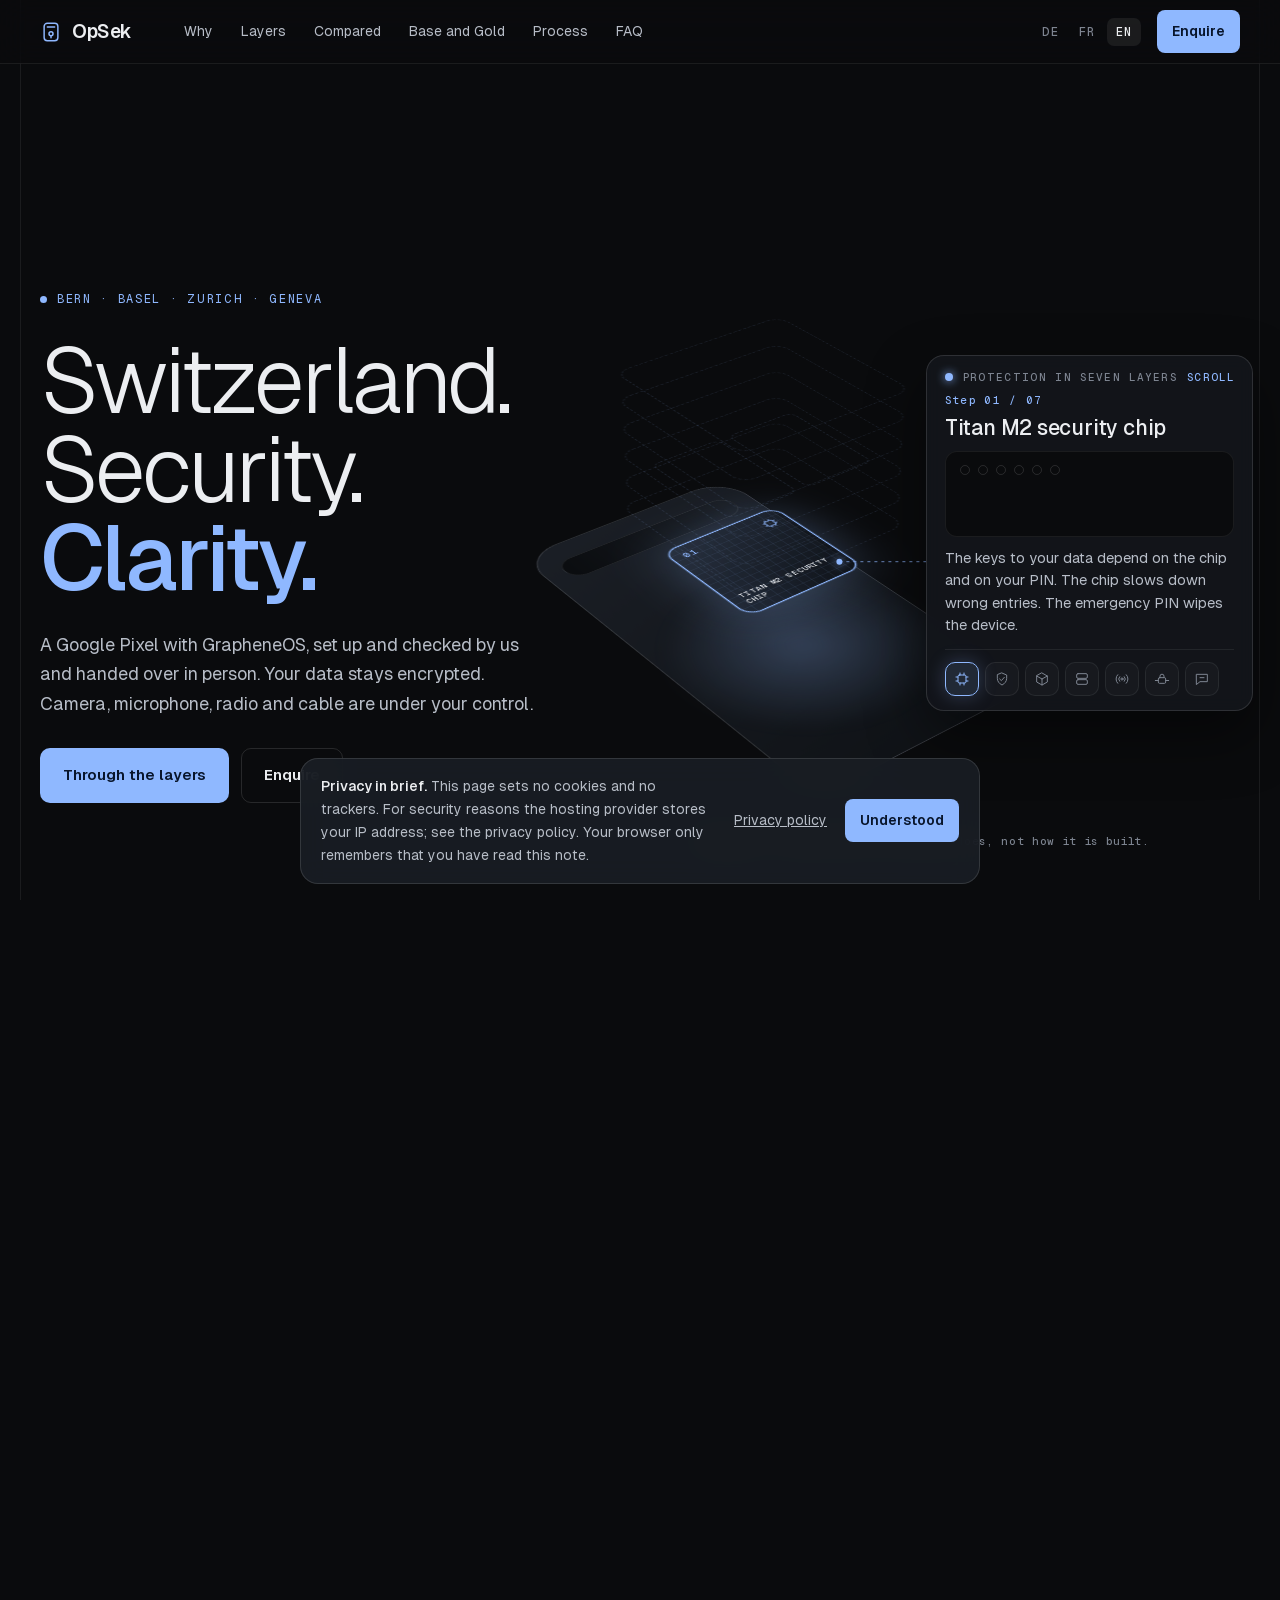
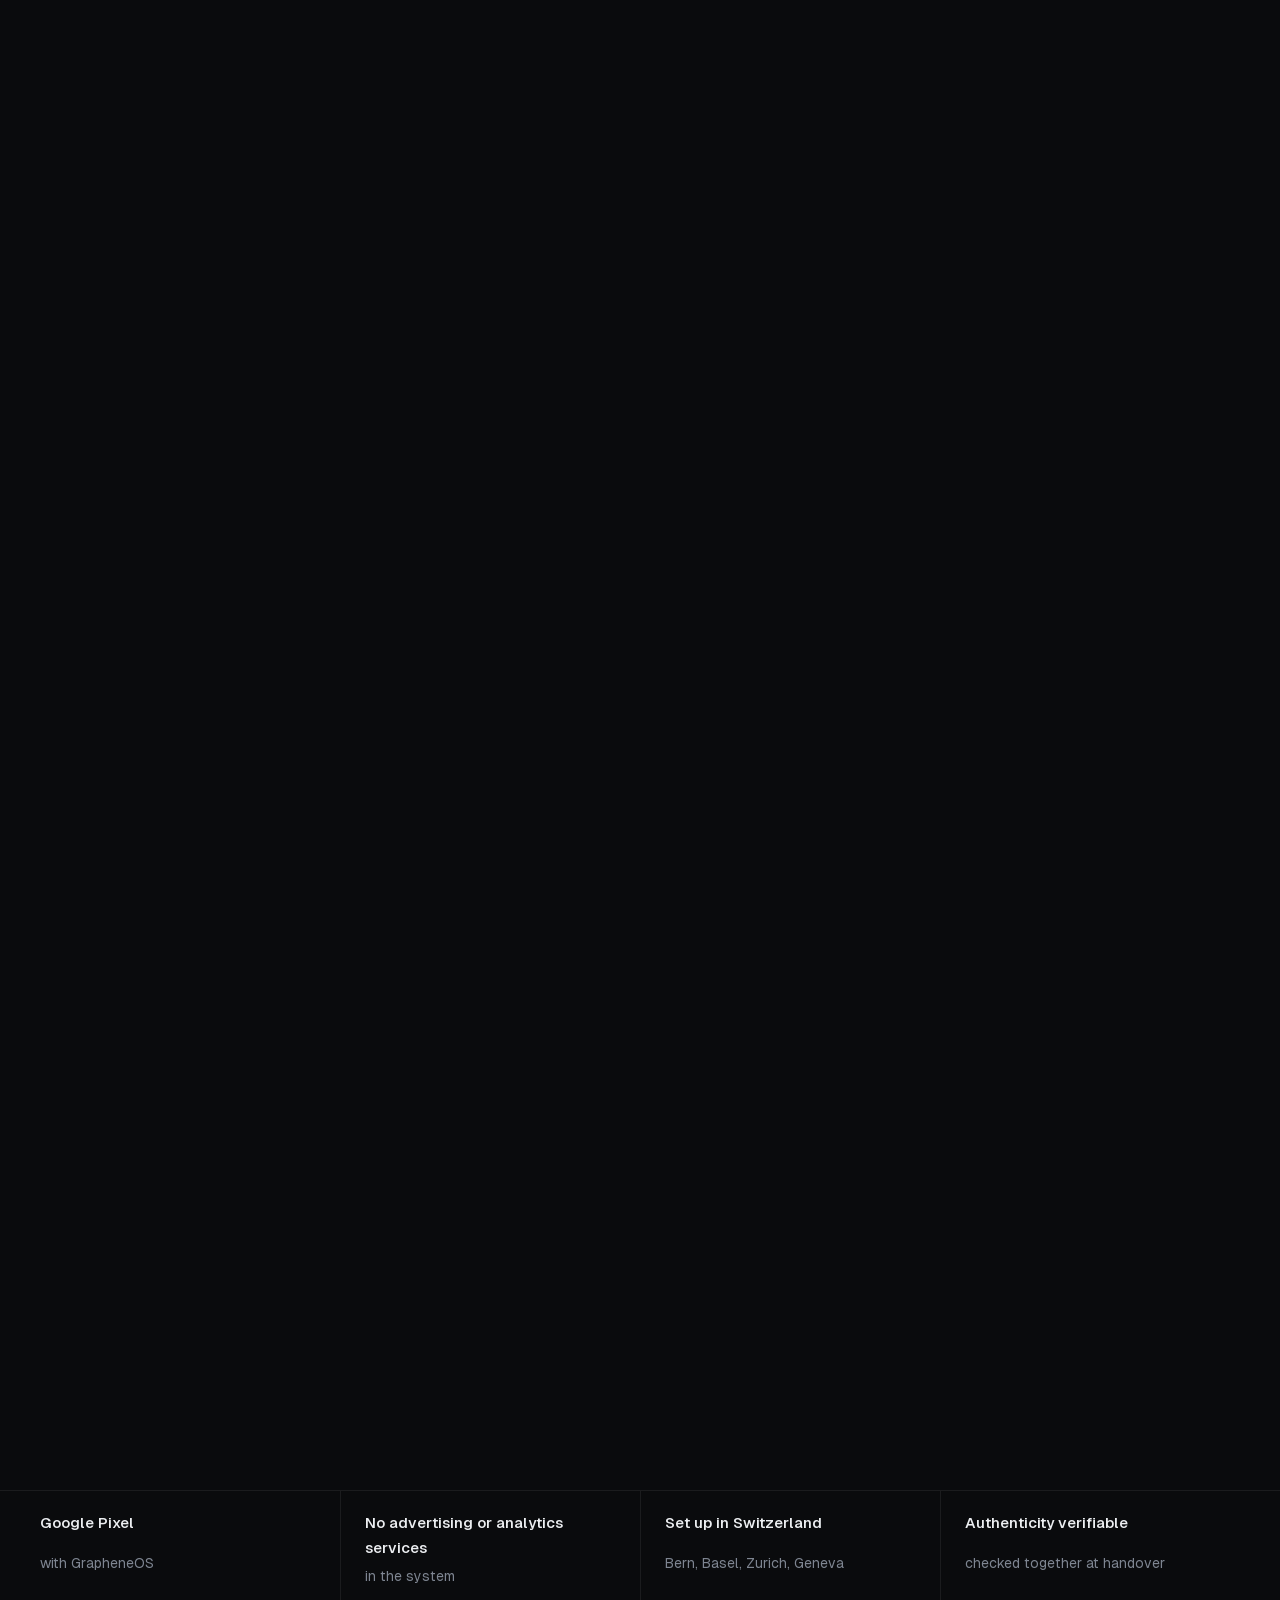
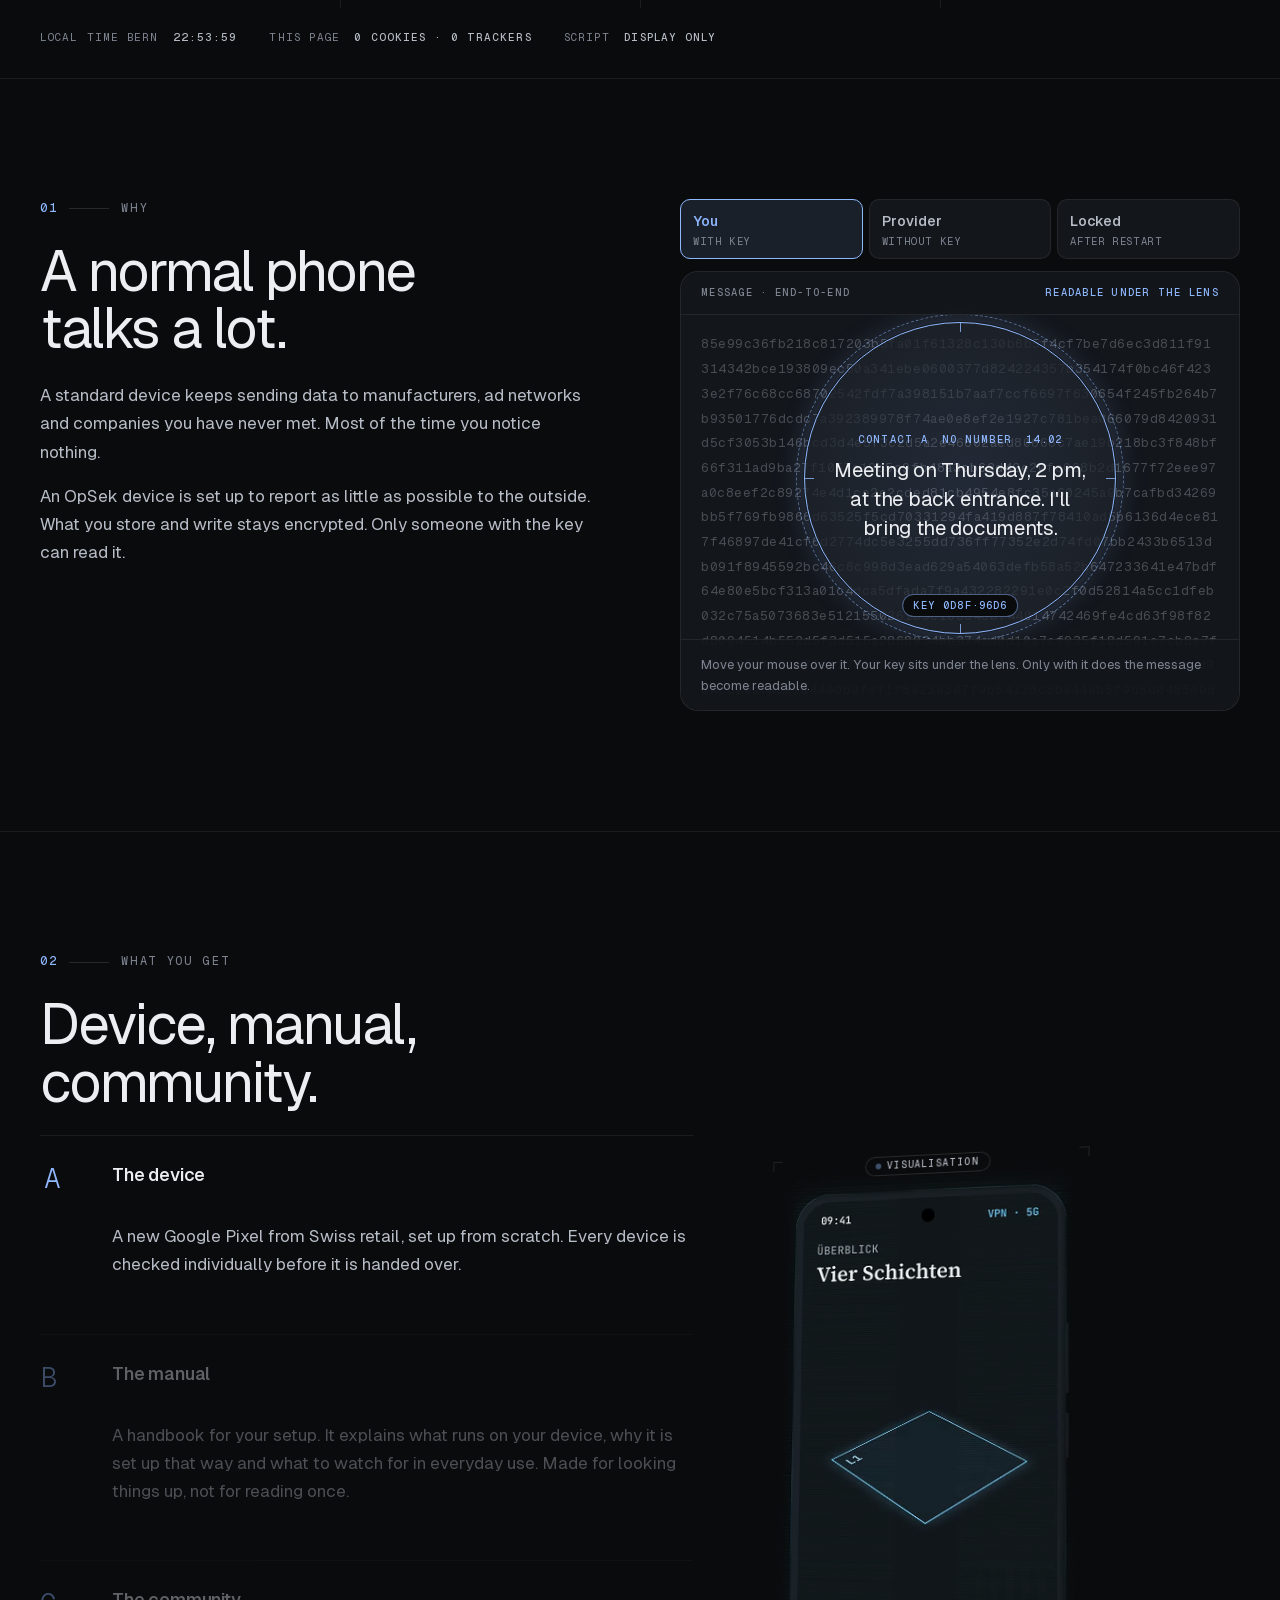
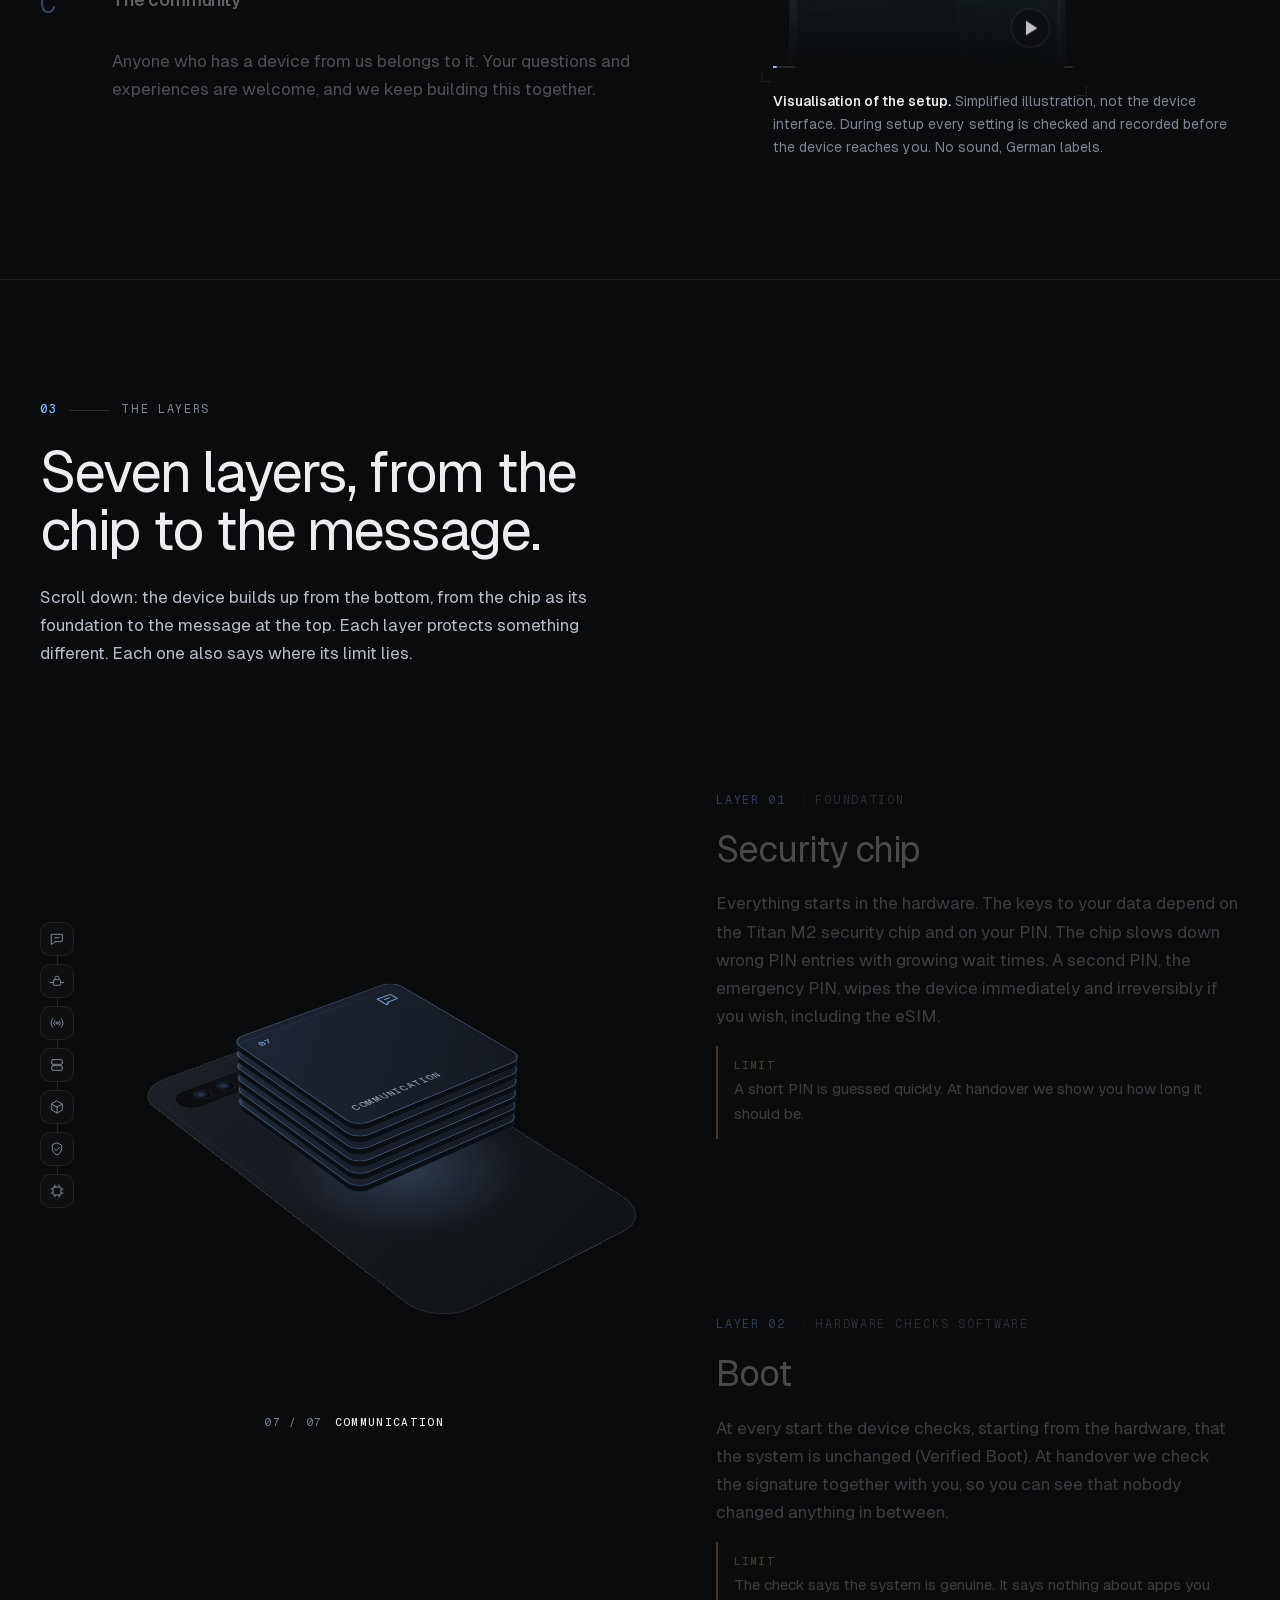
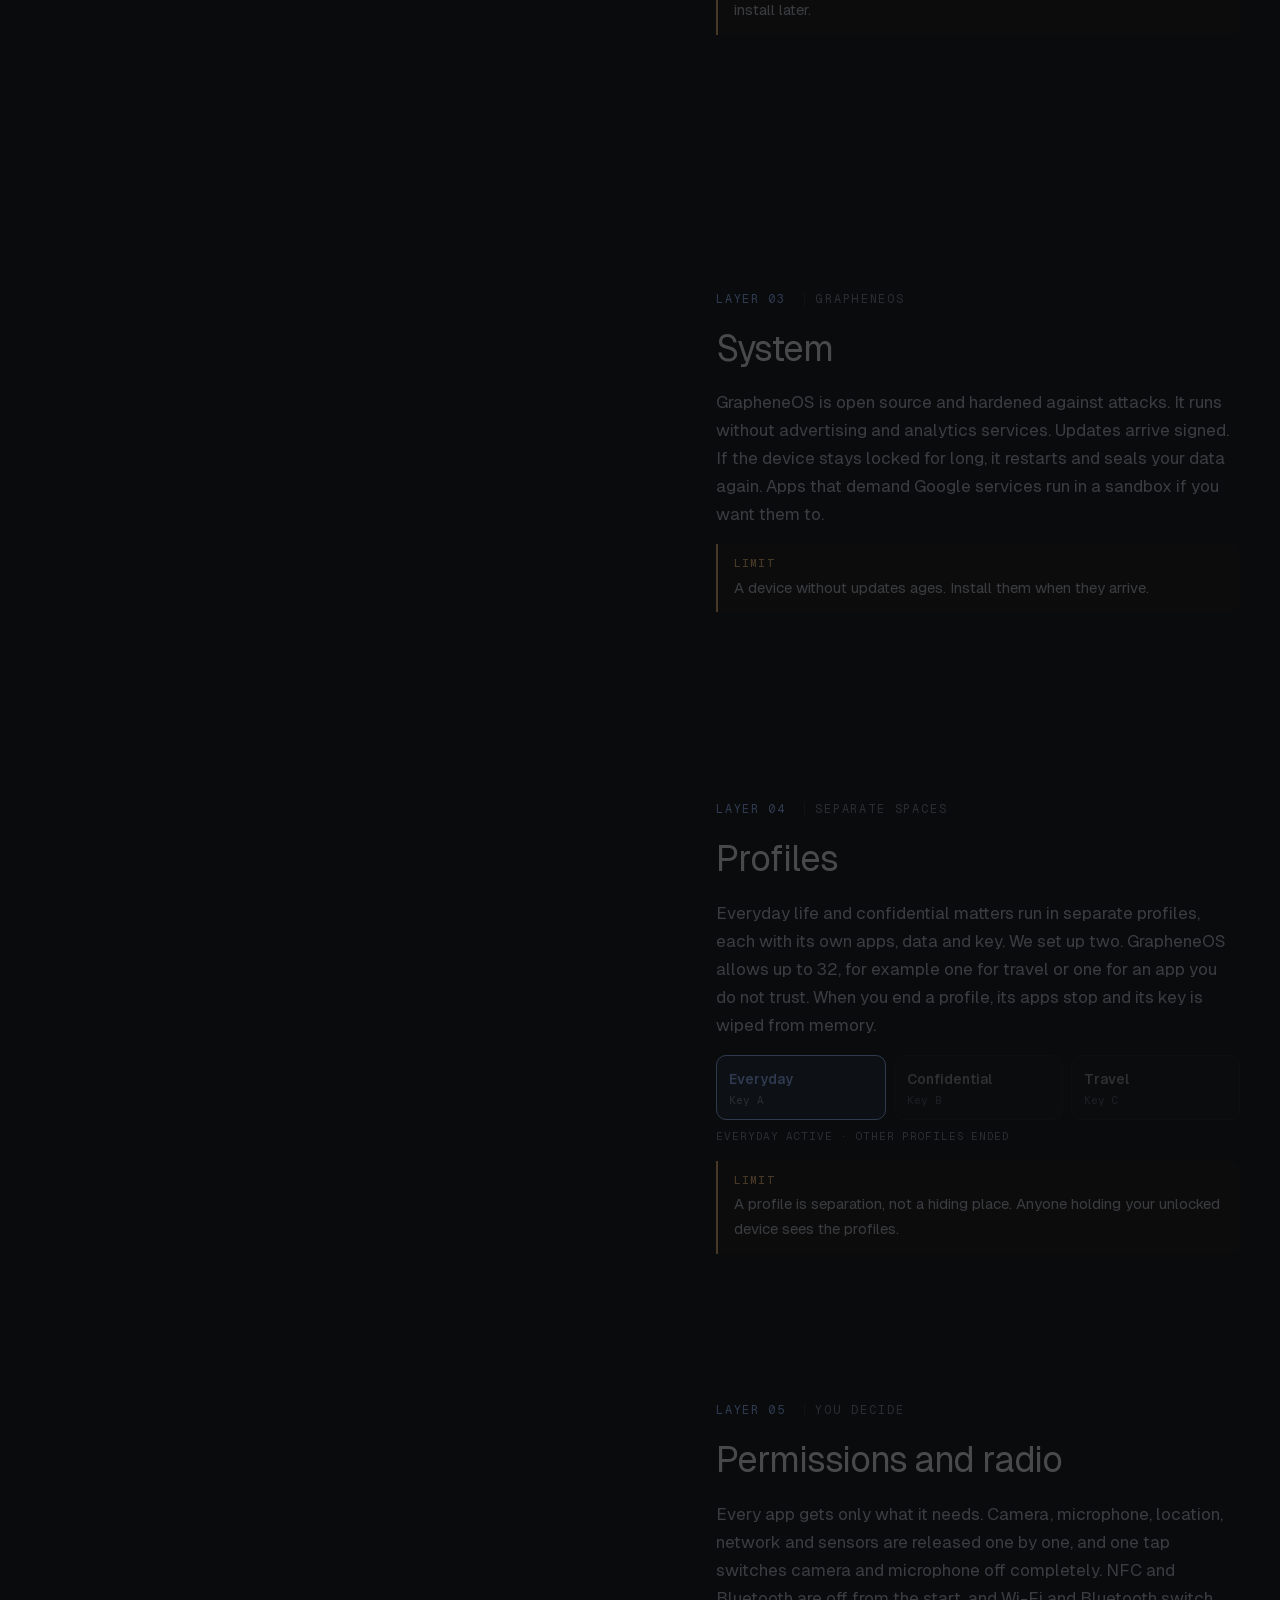
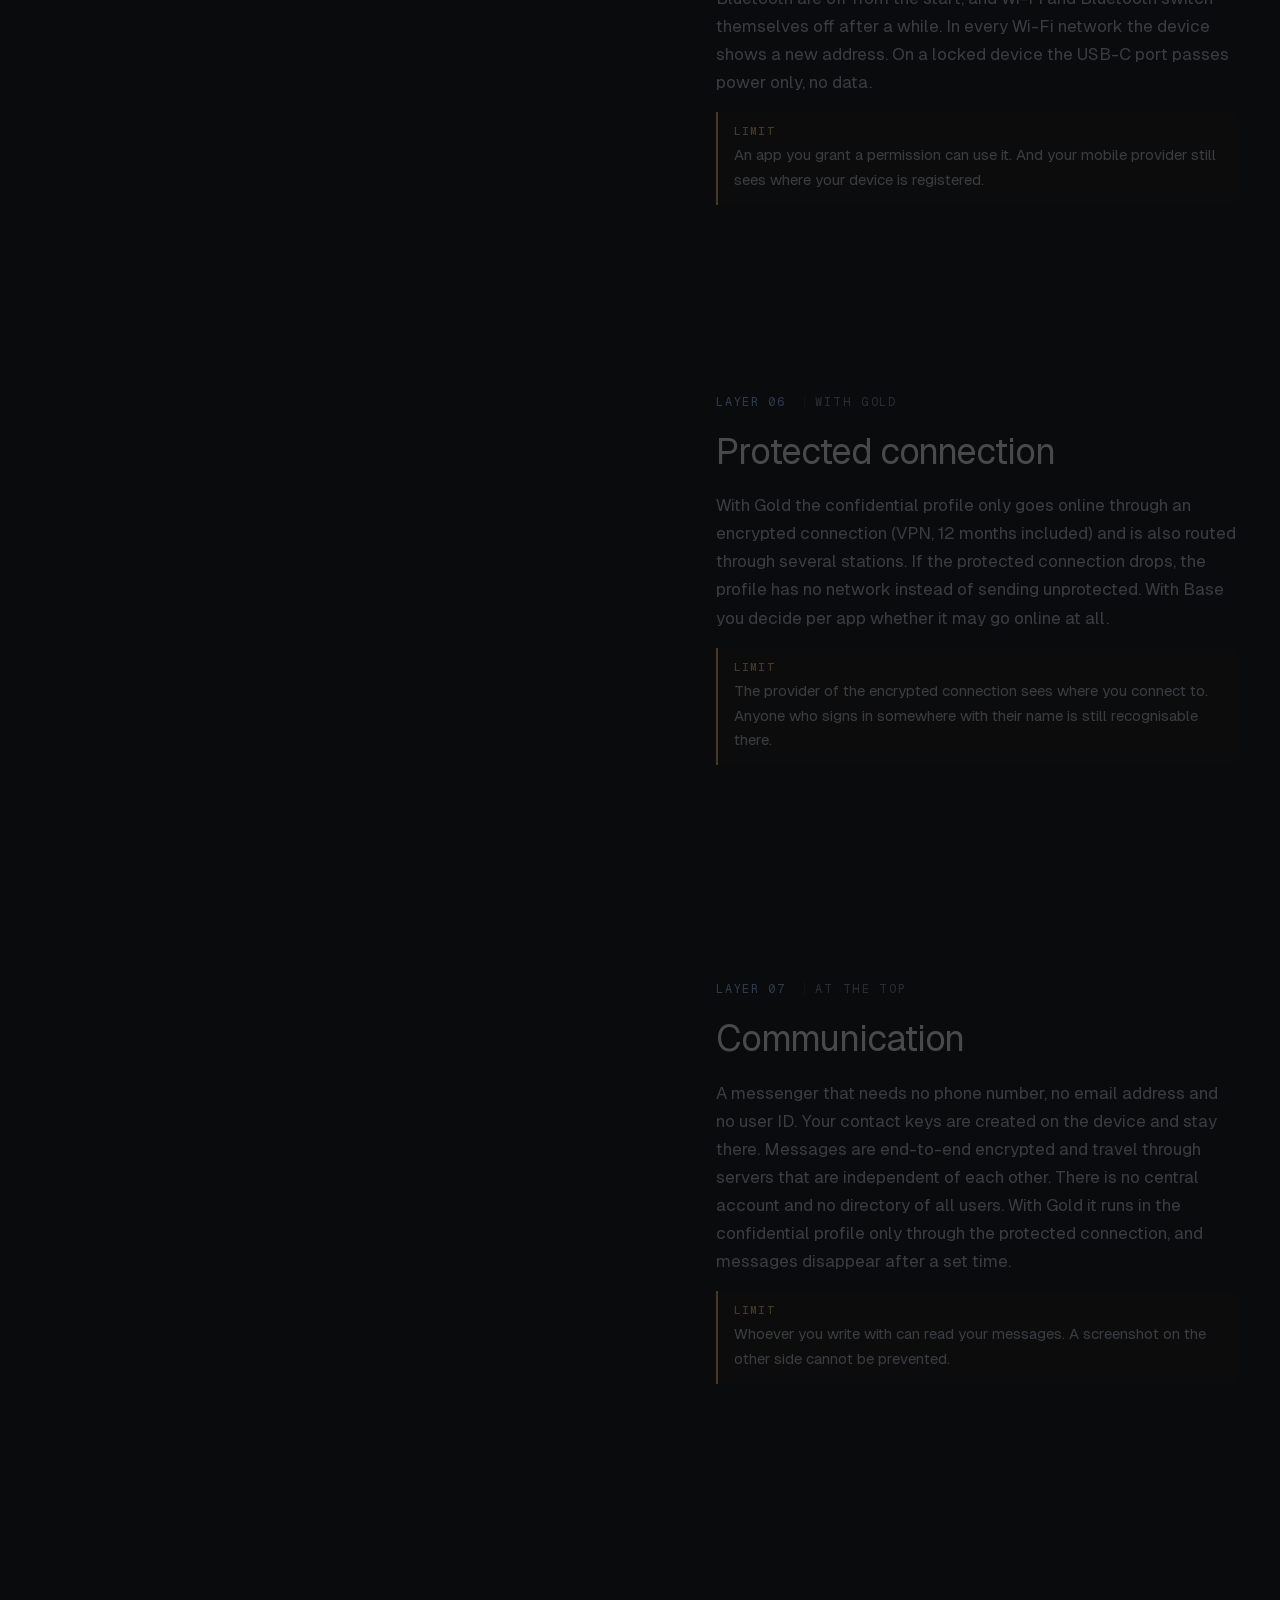
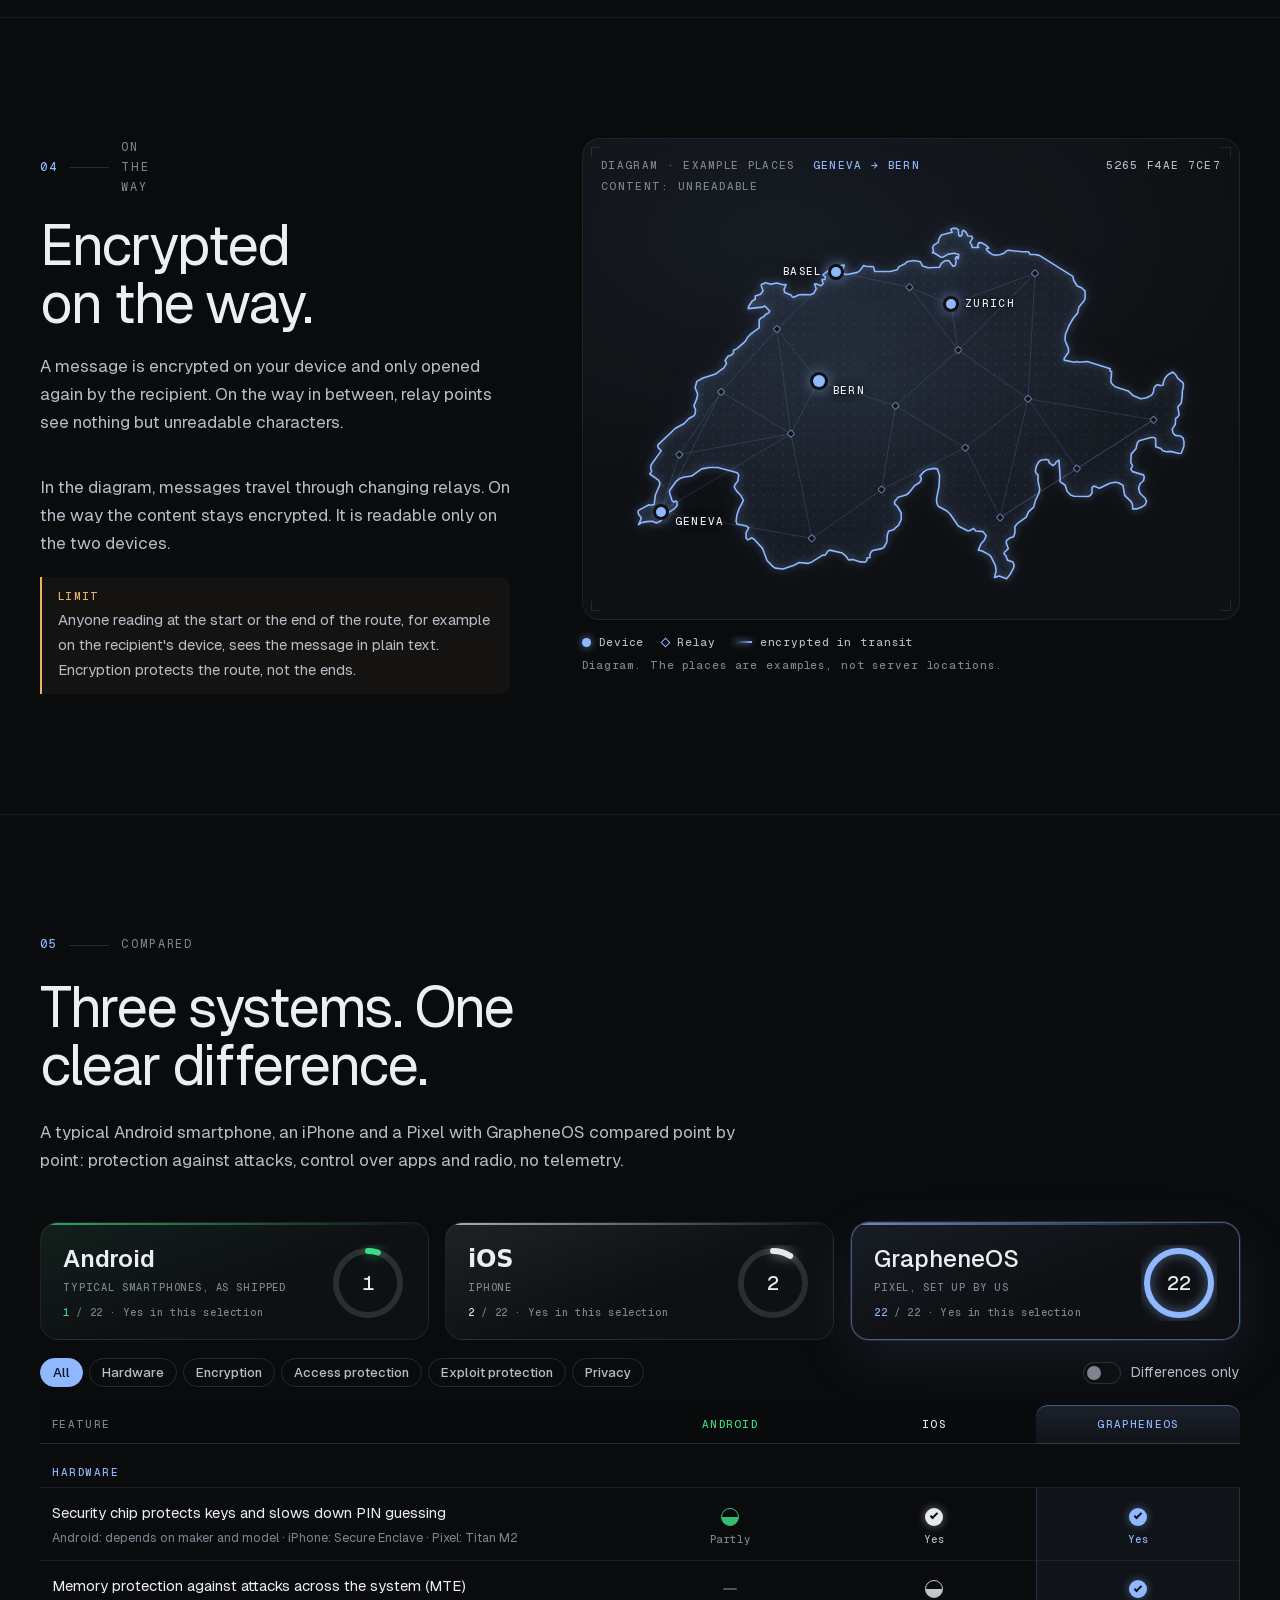
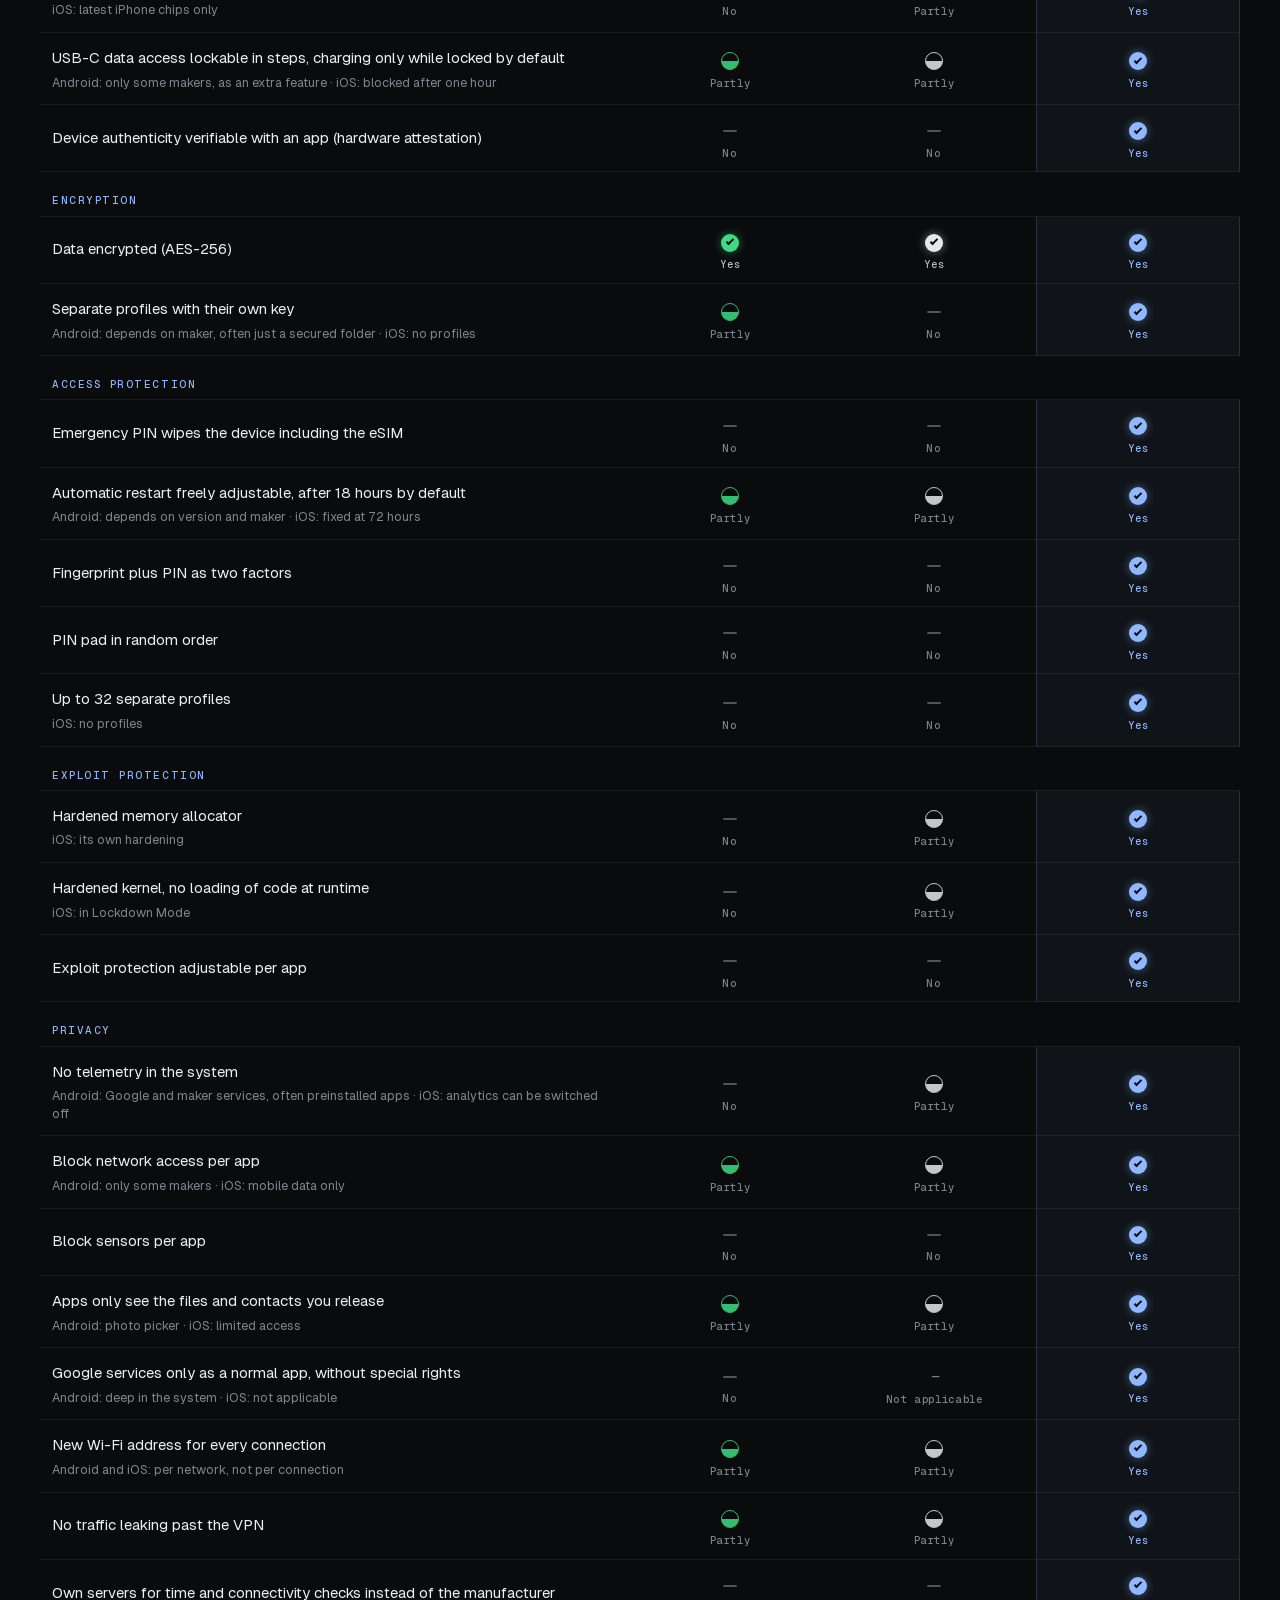
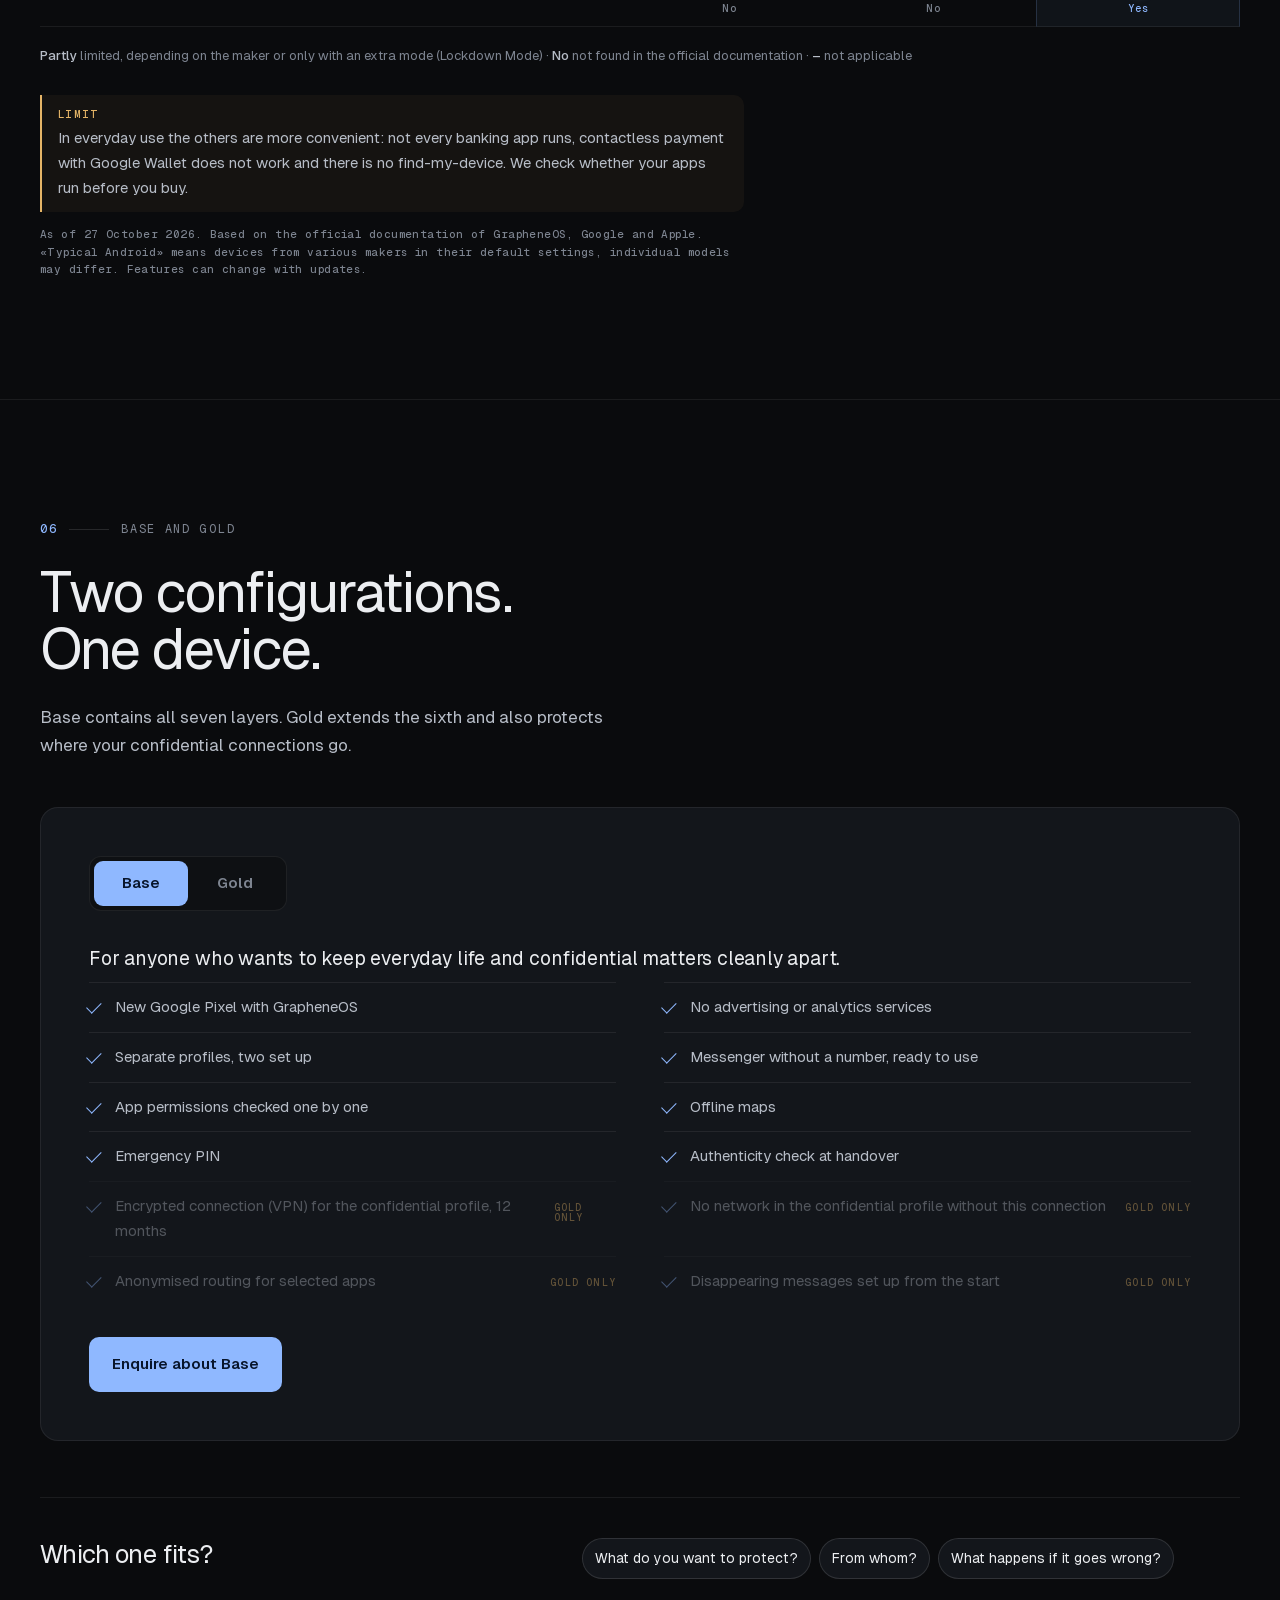
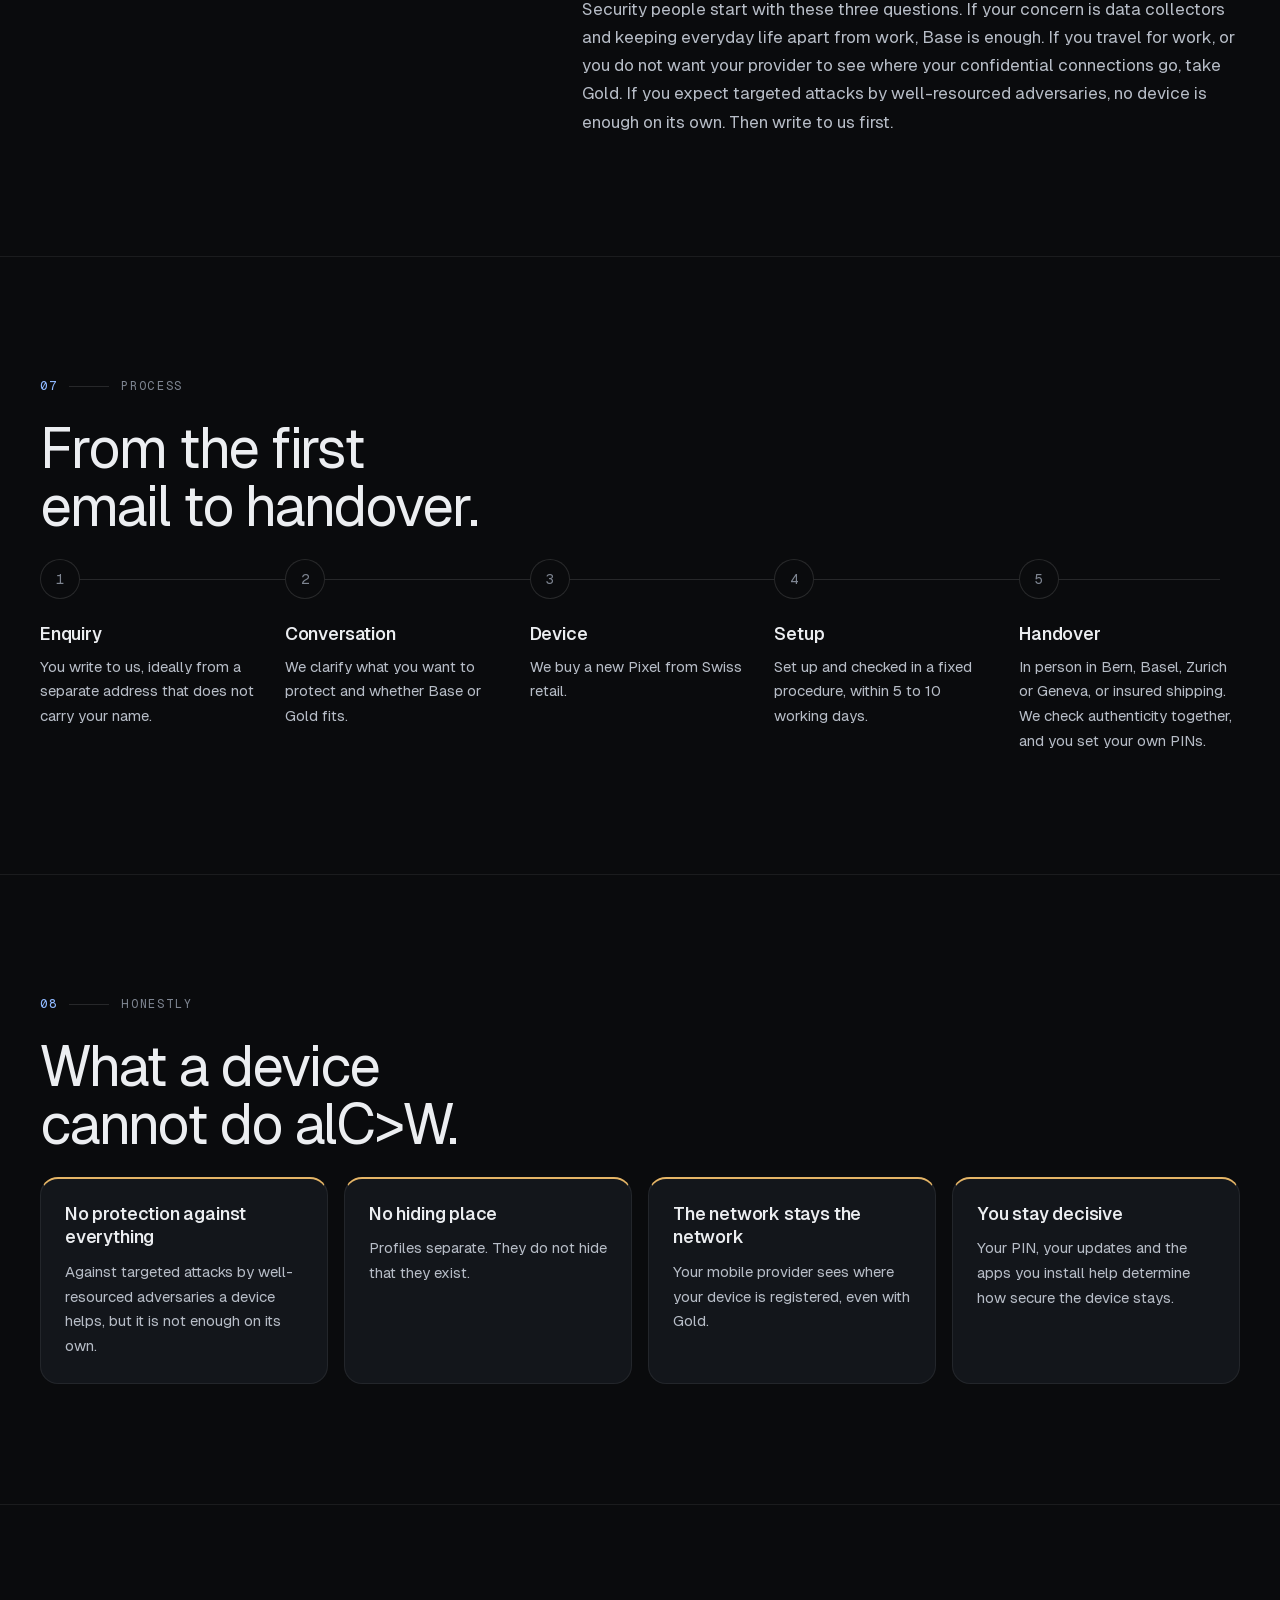
<file: en/index.html>
<!doctype html>
<html lang="en" class="no-js">
<head>
<meta charset="utf-8">
<meta http-equiv="Content-Security-Policy" content="default-src 'self'; script-src 'self'; style-src 'self' 'unsafe-inline'; img-src 'self' data:; media-src 'self'; font-src 'self'; connect-src 'none'; frame-src 'none'; object-src 'none'; base-uri 'none'; form-action 'none'; manifest-src 'self'; worker-src 'none'">
<meta name="referrer" content="no-referrer">
<meta name="viewport" content="width=device-width,initial-scale=1,viewport-fit=cover">
<title>OpSek | Hardened Pixel with GrapheneOS from Switzerland</title>
<meta name="description" content="OpSek sets up Google Pixel phones with GrapheneOS: hardened system, separate profiles, checked and handed over in person. From Switzerland.">
<meta name="theme-color" content="#0a0b0d">
<meta name="color-scheme" content="dark">
<link rel="canonical" href="https://opsek.ch/en/">
<link rel="alternate" hreflang="de" href="https://opsek.ch/">
<link rel="alternate" hreflang="fr" href="https://opsek.ch/fr/">
<link rel="alternate" hreflang="en" href="https://opsek.ch/en/">
<link rel="alternate" hreflang="x-default" href="https://opsek.ch/">
<meta property="og:type" content="website">
<meta property="og:title" content="OpSek | Hardened Pixel with GrapheneOS from Switzerland">
<meta property="og:description" content="OpSek sets up Google Pixel phones with GrapheneOS: hardened system, separate profiles, checked and handed over in person. From Switzerland.">
<meta property="og:url" content="https://opsek.ch/en/">
<meta property="og:locale" content="en_GB">
<link rel="icon" href="/favicon.ico?v=3" sizes="32x32">
<link rel="icon" href="/favicon.svg?v=3" type="image/svg+xml">
<link rel="apple-touch-icon" href="/apple-touch-icon.png?v=3">
<link rel="manifest" href="/site.webmanifest?v=3">
<link rel="preload" href="../fonts/Geist-Variable.woff2" as="font" type="font/woff2" crossorigin>
<link rel="preload" href="../img/hero-center-800.webp" as="image" type="image/webp" media="(max-width: 900px)">
<link rel="stylesheet" href="../css/opsek.css">
<script type="application/json" id="opsek-t">{"locale": "en-GB", "keyWord": "Key ", "noKey": "No key", "vault": {"du": {"st": "readable under the lens", "hint": "<span class=\"hint-fine\">Move your mouse over it.<\/span><span class=\"hint-touch\">Drag your finger across it.<\/span> Your key sits under the lens. Only with it does the message become readable."}, "anbieter": {"st": "no key", "hint": "This is what the messenger's provider sees: it carries the message but cannot read it."}, "gesperrt": {"st": "Standby", "hint": "After a restart the key is not in memory. Without your PIN everything stays encrypted."}}, "profState": "{p} active · other profiles ended, their keys removed from memory", "play": "Play video", "pause": "Pause video", "ctaBase": "Enquire about Base", "ctaGold": "Enquire about Gold", "subjBase": "Interest in OpSek Base", "subjGold": "Interest in OpSek Gold", "level": "Layer", "subj": {"general": "Interest in OpSek", "base": "Interest in OpSek Base", "gold": "Interest in OpSek Gold", "join": "Joining OpSek", "acc": "Question about OpSek accessories", "q": "Question about OpSek"}, "step": "Step {n} of 4"}</script>
</head>
<body>
<a class="skip" href="#inhalt">Skip to content</a>

<header class="hdr" id="top">
  <div class="rail hdr-in">
    <a class="brand" href="#top" aria-label="OpSek, back to top">
      <svg viewBox="0 0 24 24" aria-hidden="true"><rect x="4.5" y="2.5" width="15" height="19" rx="3.5"/><path d="M8 6.5h8" class="cam"/><circle cx="12" cy="14" r="2.2"/><path d="M12 16.2v2"/></svg>
      <span>OpSek</span>
    </a>
    <nav class="nav" aria-label="Main navigation"><a href="#warum">Why</a><a href="#schichten">Layers</a><a href="#vergleich">Compared</a><a href="#modelle">Base and Gold</a><a href="#ablauf">Process</a><a href="#fragen">FAQ</a></nav>
        <p class="lang" role="group" aria-label="Language"><a href="../" hreflang="de" lang="de">DE</a><a href="../fr/" hreflang="fr" lang="fr">FR</a><b aria-current="true">EN</b></p>
    <a class="btn btn-sm" href="#kontakt" data-contact="general">Enquire</a>
  </div>
  <i class="progress" aria-hidden="true"><em></em></i>
</header>

<main id="inhalt">

<!-- HERO -->
<section class="hero" aria-labelledby="h-hero">
  <div class="rail hero-grid">
    <div class="hero-copy">
      <p class="kicker"><i class="dot"></i>Bern · Basel · Zurich · Geneva</p>
      <h1 id="h-hero" data-split>Switzerland. Security. <em>Clarity.</em></h1>
      <p class="lead">A Google Pixel with GrapheneOS, set up and checked by us and handed over in person. Your data stays encrypted. Camera, microphone, radio and cable are under your control.</p>
      <div class="actions">
        <a class="btn" href="#schichten" data-magnet>Through the layers</a>
        <a class="btn btn-line" href="#kontakt" data-contact="general" data-magnet>Enquire</a>
      </div>
    </div>
    <figure class="hero-visual sx" data-sx role="group" aria-label="How the protection fits together, step by step" data-step="0">
      <div class="sx-scene" aria-hidden="true"><div class="sx-stack" data-sx-stack><div class="sx-phone"><i class="cam"></i><i class="glow"></i></div><div class="sx-slab chip on" style="--i:0"><span class="sl-n">01</span><span class="sl-t">Titan M2 security chip</span><svg viewBox="0 0 24 24" aria-hidden="true"><rect x="6" y="6" width="12" height="12" rx="2"/><path d="M9 3v3M15 3v3M9 18v3M15 18v3M3 9h3M3 15h3M18 9h3M18 15h3"/></svg></div><div class="sx-slab" style="--i:1"><span class="sl-n">02</span><span class="sl-t">Verified start</span><svg viewBox="0 0 24 24" aria-hidden="true"><path d="M12 3l7 3v5c0 4.5-3 8-7 10-4-2-7-5.5-7-10V6z"/><path d="M8.5 12l2.5 2.5 4.5-5"/></svg></div><div class="sx-slab" style="--i:2"><span class="sl-n">03</span><span class="sl-t">GrapheneOS</span><svg viewBox="0 0 24 24" aria-hidden="true"><path d="M12 3l8 4.5v9L12 21l-8-4.5v-9z"/><path d="M12 12l8-4.5M12 12v9M12 12L4 7.5"/></svg></div><div class="sx-slab" style="--i:3"><i class="half a"></i><i class="half b"></i><span class="sl-n">04</span><span class="sl-t">Separate profiles</span><svg viewBox="0 0 24 24" aria-hidden="true"><rect x="4" y="4" width="16" height="7" rx="2"/><rect x="4" y="13" width="16" height="7" rx="2"/></svg></div><div class="sx-slab" style="--i:4"><span class="sl-n">05</span><span class="sl-t">Permissions, radio and cable</span><svg viewBox="0 0 24 24" aria-hidden="true"><circle cx="12" cy="12" r="1.6"/><path d="M8.5 8.5a5 5 0 0 0 0 7M15.5 8.5a5 5 0 0 1 0 7M5.6 5.6a9 9 0 0 0 0 12.8M18.4 5.6a9 9 0 0 1 0 12.8"/></svg></div><div class="sx-slab" style="--i:5"><span class="sl-n">06</span><span class="sl-t">Protected connection</span><svg viewBox="0 0 24 24" aria-hidden="true"><rect x="6.5" y="10" width="11" height="8.5" rx="1.8"/><path d="M9 10V7.8a3 3 0 0 1 6 0V10"/><path d="M2 14.25h4.5M17.5 14.25H22"/></svg></div><div class="sx-slab" style="--i:6"><span class="sl-n">07</span><span class="sl-t">Messenger without a number</span><svg viewBox="0 0 24 24" aria-hidden="true"><path d="M4 5h16v11H9l-5 4z"/><path d="M9 10h6"/></svg></div></div></div>
      <svg class="sx-line" aria-hidden="true" focusable="false"><path data-sx-line d=""/><circle data-sx-dot r="3"/></svg>
      <div class="sx-card">
        <p class="sx-hd"><i class="sx-led" aria-hidden="true"></i><span>Protection in seven layers</span><b class="sx-hint" data-pin="Scroll" data-tap="Tap">Tap</b></p>
        <div class="sx-body"><div class="sx-c" id="sx-c0" data-c="0"><p class="sx-k">Step 01 / 07</p><p class="sx-t">Titan M2 security chip</p><div class="dm dm-pin"><span class="pin" aria-hidden="true"><i></i><i></i><i></i><i></i><i></i><i></i></span><span class="dm-l l1">Wrong PIN · wait time grows</span><span class="dm-l l2">Emergency PIN · device is wiped</span><i class="wipe" aria-hidden="true"></i></div><p class="sx-p">The keys to your data depend on the chip and on your PIN. The chip slows down wrong entries. The emergency PIN wipes the device.</p></div><div class="sx-c" id="sx-c1" data-c="1" hidden><p class="sx-k">Step 02 / 07</p><p class="sx-t">Verified start</p><div class="dm dm-boot"><code data-sx-scr="7F3A 09BC E41D 5A2C">7F3A 09BC E41D 5A2C</code><span class="ok"><svg viewBox="0 0 24 24" aria-hidden="true"><path d="M5 12.5l4.5 4.5L19 7.5"/></svg>Signature matches</span></div><p class="sx-p">At every start the device checks, starting from the hardware, that the system is unchanged.</p></div><div class="sx-c" id="sx-c2" data-c="2" hidden><p class="sx-k">Step 03 / 07</p><p class="sx-t">GrapheneOS</p><div class="dm"><ul class="dm-sw"><li style="--k:0"><span>Advertising services</span><b class="sw to-off" aria-hidden="true"></b><em>off</em></li><li style="--k:1"><span>Analytics services</span><b class="sw to-off" aria-hidden="true"></b><em>off</em></li><li style="--k:2"><span>Signed updates</span><b class="sw to-on" aria-hidden="true"></b><em>on</em></li><li style="--k:3"><span>Restart after long lock</span><b class="sw to-on" aria-hidden="true"></b><em>on</em></li></ul></div><p class="sx-p">A hardened system without advertising and analytics services. If the device stays locked for long, it restarts and seals the data again.</p></div><div class="sx-c" id="sx-c3" data-c="3" hidden><p class="sx-k">Step 04 / 07</p><p class="sx-t">Separate profiles</p><div class="dm dm-prof"><div class="pa"><b>Everyday</b><i>Key A</i><em>active</em></div><i class="wall" aria-hidden="true"></i><div class="pb"><b>Confidential</b><i>Key B</i><em>ended</em></div></div><p class="sx-p">Everyday life and confidential matters with their own apps, data and keys. An ended profile is encrypted again. Separation, not a hiding place.</p></div><div class="sx-c" id="sx-c4" data-c="4" hidden><p class="sx-k">Step 05 / 07</p><p class="sx-t">Permissions, radio and cable</p><div class="dm"><ul class="dm-sw"><li style="--k:0"><span>Camera</span><b class="sw to-off" aria-hidden="true"></b><em>off</em></li><li style="--k:1"><span>Microphone</span><b class="sw to-off" aria-hidden="true"></b><em>off</em></li><li style="--k:2"><span>Bluetooth</span><b class="sw to-off" aria-hidden="true"></b><em>off</em></li><li style="--k:3"><span>USB-C locked</span><b class="sw to-on" aria-hidden="true"></b><em>power only</em></li></ul></div><p class="sx-p">You control camera, microphone and radio one by one. On a locked device USB-C passes power only.</p></div><div class="sx-c" id="sx-c5" data-c="5" hidden><p class="sx-k">Step 06 / 07</p><p class="sx-t">Protected connection</p><div class="dm dm-tun"><div class="tun" aria-hidden="true"><span class="n1">Device</span><i class="pipe"><i class="pk"></i><i class="pk"></i><i class="pk"></i><i class="brk"></i></i><span class="n2">Network</span></div><span class="dm-l l1">Encrypted in transit</span><span class="dm-l l2 warn">Connection lost · no network (kill switch)</span></div><p class="sx-p">With Gold the confidential profile only goes online encrypted. If the connection drops, there is no network instead of unprotected data.</p></div><div class="sx-c" id="sx-c6" data-c="6" hidden><p class="sx-k">Step 07 / 07</p><p class="sx-t">Messenger without a number</p><div class="dm dm-msg"><span class="bub"><code data-sx-scr="Meet at 2 pm?">Meet at 2 pm?</code></span><span class="tags"><i>no number</i><i>no email</i><i>no ID</i></span></div><p class="sx-p">No phone number, no email, no ID. A message is readable only for you and the recipient.</p></div></div>
        <div class="sx-dots"><button type="button" class="sx-dot on" data-s="0" aria-controls="sx-c0" aria-pressed="true" aria-label="Step 01: Titan M2 security chip"><svg viewBox="0 0 24 24" aria-hidden="true"><rect x="6" y="6" width="12" height="12" rx="2"/><path d="M9 3v3M15 3v3M9 18v3M15 18v3M3 9h3M3 15h3M18 9h3M18 15h3"/></svg></button><button type="button" class="sx-dot" data-s="1" aria-controls="sx-c1" aria-pressed="false" aria-label="Step 02: Verified start"><svg viewBox="0 0 24 24" aria-hidden="true"><path d="M12 3l7 3v5c0 4.5-3 8-7 10-4-2-7-5.5-7-10V6z"/><path d="M8.5 12l2.5 2.5 4.5-5"/></svg></button><button type="button" class="sx-dot" data-s="2" aria-controls="sx-c2" aria-pressed="false" aria-label="Step 03: GrapheneOS"><svg viewBox="0 0 24 24" aria-hidden="true"><path d="M12 3l8 4.5v9L12 21l-8-4.5v-9z"/><path d="M12 12l8-4.5M12 12v9M12 12L4 7.5"/></svg></button><button type="button" class="sx-dot" data-s="3" aria-controls="sx-c3" aria-pressed="false" aria-label="Step 04: Separate profiles"><svg viewBox="0 0 24 24" aria-hidden="true"><rect x="4" y="4" width="16" height="7" rx="2"/><rect x="4" y="13" width="16" height="7" rx="2"/></svg></button><button type="button" class="sx-dot" data-s="4" aria-controls="sx-c4" aria-pressed="false" aria-label="Step 05: Permissions, radio and cable"><svg viewBox="0 0 24 24" aria-hidden="true"><circle cx="12" cy="12" r="1.6"/><path d="M8.5 8.5a5 5 0 0 0 0 7M15.5 8.5a5 5 0 0 1 0 7M5.6 5.6a9 9 0 0 0 0 12.8M18.4 5.6a9 9 0 0 1 0 12.8"/></svg></button><button type="button" class="sx-dot" data-s="5" aria-controls="sx-c5" aria-pressed="false" aria-label="Step 06: Protected connection"><svg viewBox="0 0 24 24" aria-hidden="true"><rect x="6.5" y="10" width="11" height="8.5" rx="1.8"/><path d="M9 10V7.8a3 3 0 0 1 6 0V10"/><path d="M2 14.25h4.5M17.5 14.25H22"/></svg></button><button type="button" class="sx-dot" data-s="6" aria-controls="sx-c6" aria-pressed="false" aria-label="Step 07: Messenger without a number"><svg viewBox="0 0 24 24" aria-hidden="true"><path d="M4 5h16v11H9l-5 4z"/><path d="M9 10h6"/></svg></button></div>
      </div>
      <figcaption class="sx-cap">Diagram. It shows what the device does, not how it is built.</figcaption>
    </figure>
  </div>
  <div class="sx-track" aria-hidden="true"></div>
  <ul class="rail facts" aria-label="The essentials"><li><b>Google Pixel</b><span>with GrapheneOS</span></li><li><b>No advertising or analytics services</b><span>in the system</span></li><li><b>Set up in Switzerland</b><span>Bern, Basel, Zurich, Geneva</span></li><li><b>Authenticity verifiable</b><span>checked together at handover</span></li></ul>
  <p class="rail tele" aria-hidden="true"><span>Local time Bern <b data-clock>00:00:00</b></span><span>This page <b>0 cookies · 0 trackers</b></span><span>Script <b>display only</b></span></p>
</section>

<!-- WARUM -->
<section class="sec" id="warum" aria-labelledby="h-warum">
  <div class="rail split">
    <div>
      <p class="sh"><b>01</b><span>Why</span></p>
      <h2 id="h-warum" data-decrypt>A normal phone talks a lot.</h2>
      <p class="body">A standard device keeps sending data to manufacturers, ad networks and companies you have never met. Most of the time you notice nothing.</p>
      <p class="body">An OpSek device is set up to report as little as possible to the outside. What you store and write stays encrypted. Only someone with the key can read it.</p>
    </div>
    <div class="vault" data-vault>
      <div class="persp" role="radiogroup" aria-label="Choose a point of view"><button type="button" role="radio" aria-checked="true" data-v="du">You<i>with key</i></button><button type="button" role="radio" aria-checked="false" data-v="anbieter">Provider<i>without key</i></button><button type="button" role="radio" aria-checked="false" data-v="gesperrt">Locked<i>after restart</i></button></div>
      <div class="lamp" data-lamp data-view="du">
        <div class="lamp-head" aria-hidden="true"><span>Message · end-to-end</span><span class="lh-state" data-lh>readable under the lens</span></div>
        <div class="lamp-cipher" aria-hidden="true" data-cipher></div>
        <div class="lamp-layer lamp-plain" aria-hidden="true">
          <div class="msg">
            <p class="msg-meta"><span>Contact A</span><span>no number</span><span>14.02</span></p>
            <p class="msg-text">Meeting on Thursday, 2 pm, at the back entrance. I'll bring the documents.</p>
          </div>
        </div>
        <div class="lamp-layer lamp-prov" aria-hidden="true"><dl class="prov"><div><dt>Content</dt><dd>unreadable</dd></div><div><dt>Phone number</dt><dd>none</dd></div><div><dt>Key</dt><dd>only you and your contact</dd></div></dl></div>
        <div class="lamp-lock" aria-hidden="true">
          <svg viewBox="0 0 24 24"><rect x="5" y="10.5" width="14" height="10" rx="2.5"/><path d="M8 10.5V8a4 4 0 0 1 8 0v2.5"/><circle cx="12" cy="15.5" r="1.4"/></svg>
          <p><b>Standby</b>The key is not in memory. Without your PIN everything stays encrypted.</p>
        </div>
        <div class="lens" aria-hidden="true"><i class="ring"></i><i class="ring2"></i><i class="cross"></i><span class="lens-key" data-lenskey>Key 0000·0000</span></div>
        <p class="lamp-hint" aria-live="polite" data-hint><span class="hint-fine">Move your mouse over it.</span><span class="hint-touch">Drag your finger across it.</span> Your key sits under the lens. Only with it does the message become readable.</p>
      </div>
      <p class="sr">Example from three points of view: with your key the message is readable. The messenger's provider sees only encrypted characters and no phone number. After a restart the key is not in memory, and without your PIN everything stays encrypted.</p>
    </div>
  </div>
</section>

<!-- WAS DU BEKOMMST -->
<section class="sec" id="bekommst" aria-labelledby="h-bekommst">
  <div class="rail">
    <p class="sh"><b>02</b><span>What you get</span></p>
    <h2 id="h-bekommst" data-decrypt>Device, manual, community.</h2>
    <ol class="get" data-get-list><li class="rv" data-get><span class="num">A</span><h3>The device</h3><p>A new Google Pixel from Swiss retail, set up from scratch. Every device is checked individually before it is handed over.</p></li><li class="rv" data-get><span class="num">B</span><h3>The manual</h3><p>A handbook for your setup. It explains what runs on your device, why it is set up that way and what to watch for in everyday use. Made for looking things up, not for reading once.</p></li><li class="rv" data-get><span class="num">C</span><h3>The community</h3><p>Anyone who has a device from us belongs to it. Your questions and experiences are welcome, and we keep building this together.</p></li></ol>
    <figure class="protocol" data-protocol>
      <div class="pr-device">
        <i class="pr-glow" aria-hidden="true"></i>
        <div class="pr-screen">
          <video muted playsinline preload="none" poster="../img/protokoll-poster.webp" width="632" height="1072" aria-label="Visualisation of the setup: layers, system check, app permissions and updates">
            <source data-src="../media/protokoll.webm" type="video/webm">
            <source data-src="../media/protokoll.mp4" type="video/mp4">
          </video>
          <i class="pr-veil" aria-hidden="true"></i>
        </div>
        <i class="tick tl"></i><i class="tick tr"></i><i class="tick bl"></i><i class="tick br"></i>
        <button class="pr-toggle" type="button" aria-label="Play video" data-pr-toggle><i></i></button>
        <span class="pr-rec" aria-hidden="true"><i></i>Visualisation</span>
      </div>
      <i class="pr-bar" aria-hidden="true"><em></em></i>
      <figcaption><b>Visualisation of the setup.</b> Simplified illustration, not the device interface. During setup every setting is checked and recorded before the device reaches you. No sound, German labels.</figcaption>
    </figure>
  </div>
</section>

<!-- SCHICHTEN -->
<section class="sec layers" id="schichten" aria-labelledby="h-schichten">
  <div class="rail">
    <p class="sh"><b>03</b><span>The layers</span></p>
    <h2 id="h-schichten" data-decrypt>Seven layers, from the chip to the message.</h2>
    <p class="body intro">Scroll down: the device builds up from the bottom, from the chip as its foundation to the message at the top. Each layer protects something different. Each one also says where its limit lies.</p>
  </div>
  <div class="rail layers-grid">
    <div class="stage">
      <nav class="lnav" aria-label="Device layers, from the chip upwards" data-lnav><a href="#ebene-1" data-ln="0" aria-label="Layer 1: Security chip"><svg viewBox="0 0 24 24" aria-hidden="true"><rect x="6" y="6" width="12" height="12" rx="2"/><path d="M9 3v3M15 3v3M9 18v3M15 18v3M3 9h3M3 15h3M18 9h3M18 15h3"/></svg><span class="ln-t" aria-hidden="true"><i>01</i>Security chip</span></a><a href="#ebene-2" data-ln="1" aria-label="Layer 2: Boot"><svg viewBox="0 0 24 24" aria-hidden="true"><path d="M12 3l7 3v5c0 4.5-3 8-7 10-4-2-7-5.5-7-10V6z"/><path d="M8.5 12l2.5 2.5 4.5-5"/></svg><span class="ln-t" aria-hidden="true"><i>02</i>Boot</span></a><a href="#ebene-3" data-ln="2" aria-label="Layer 3: System"><svg viewBox="0 0 24 24" aria-hidden="true"><path d="M12 3l8 4.5v9L12 21l-8-4.5v-9z"/><path d="M12 12l8-4.5M12 12v9M12 12L4 7.5"/></svg><span class="ln-t" aria-hidden="true"><i>03</i>System</span></a><a href="#ebene-4" data-ln="3" aria-label="Layer 4: Profiles"><svg viewBox="0 0 24 24" aria-hidden="true"><rect x="4" y="4" width="16" height="7" rx="2"/><rect x="4" y="13" width="16" height="7" rx="2"/></svg><span class="ln-t" aria-hidden="true"><i>04</i>Profiles</span></a><a href="#ebene-5" data-ln="4" aria-label="Layer 5: Permissions and radio"><svg viewBox="0 0 24 24" aria-hidden="true"><circle cx="12" cy="12" r="1.6"/><path d="M8.5 8.5a5 5 0 0 0 0 7M15.5 8.5a5 5 0 0 1 0 7M5.6 5.6a9 9 0 0 0 0 12.8M18.4 5.6a9 9 0 0 1 0 12.8"/></svg><span class="ln-t" aria-hidden="true"><i>05</i>Permissions and radio</span></a><a href="#ebene-6" data-ln="5" aria-label="Layer 6: Protected connection"><svg viewBox="0 0 24 24" aria-hidden="true"><rect x="6.5" y="10" width="11" height="8.5" rx="1.8"/><path d="M9 10V7.8a3 3 0 0 1 6 0V10"/><path d="M2 14.25h4.5M17.5 14.25H22"/></svg><span class="ln-t" aria-hidden="true"><i>06</i>Protected connection</span></a><a href="#ebene-7" data-ln="6" aria-label="Layer 7: Communication"><svg viewBox="0 0 24 24" aria-hidden="true"><path d="M4 5h16v11H9l-5 4z"/><path d="M9 10h6"/></svg><span class="ln-t" aria-hidden="true"><i>07</i>Communication</span></a></nav>
      <div class="scene" data-scene aria-hidden="true">
        <div class="stack" data-stack>
          <div class="phone"><i class="cambar"></i><i class="glow"></i></div>
          <div class="plate chip" style="--i:0"><span class="pl-n">01</span><span class="pl-t">Security chip</span><svg viewBox="0 0 24 24" aria-hidden="true"><rect x="6" y="6" width="12" height="12" rx="2"/><path d="M9 3v3M15 3v3M9 18v3M15 18v3M3 9h3M3 15h3M18 9h3M18 15h3"/></svg></div><div class="plate" style="--i:1"><span class="pl-n">02</span><span class="pl-t">Boot</span><svg viewBox="0 0 24 24" aria-hidden="true"><path d="M12 3l7 3v5c0 4.5-3 8-7 10-4-2-7-5.5-7-10V6z"/><path d="M8.5 12l2.5 2.5 4.5-5"/></svg></div><div class="plate" style="--i:2"><span class="pl-n">03</span><span class="pl-t">System</span><svg viewBox="0 0 24 24" aria-hidden="true"><path d="M12 3l8 4.5v9L12 21l-8-4.5v-9z"/><path d="M12 12l8-4.5M12 12v9M12 12L4 7.5"/></svg></div><div class="plate" style="--i:3"><span class="pl-n">04</span><span class="pl-t">Profiles</span><svg viewBox="0 0 24 24" aria-hidden="true"><rect x="4" y="4" width="16" height="7" rx="2"/><rect x="4" y="13" width="16" height="7" rx="2"/></svg></div><div class="plate" style="--i:4"><span class="pl-n">05</span><span class="pl-t">Permissions and radio</span><svg viewBox="0 0 24 24" aria-hidden="true"><circle cx="12" cy="12" r="1.6"/><path d="M8.5 8.5a5 5 0 0 0 0 7M15.5 8.5a5 5 0 0 1 0 7M5.6 5.6a9 9 0 0 0 0 12.8M18.4 5.6a9 9 0 0 1 0 12.8"/></svg></div><div class="plate" style="--i:5"><span class="pl-n">06</span><span class="pl-t">Protected connection</span><svg viewBox="0 0 24 24" aria-hidden="true"><rect x="6.5" y="10" width="11" height="8.5" rx="1.8"/><path d="M9 10V7.8a3 3 0 0 1 6 0V10"/><path d="M2 14.25h4.5M17.5 14.25H22"/></svg></div><div class="plate" style="--i:6"><span class="pl-n">07</span><span class="pl-t">Communication</span><svg viewBox="0 0 24 24" aria-hidden="true"><path d="M4 5h16v11H9l-5 4z"/><path d="M9 10h6"/></svg></div>
        </div>
      </div>
      <p class="stage-cap" aria-hidden="true"><span data-layer-n>01 / 07</span><b data-layer-t>Security chip</b></p>
    </div>
    <div class="layer-list"><article class="layer" id="ebene-1" data-layer="0"><p class="ly-n">Layer 01 <span class="ly-tag">Foundation</span></p><h3>Security chip</h3><p>Everything starts in the hardware. The keys to your data depend on the Titan M2 security chip and on your PIN. The chip slows down wrong PIN entries with growing wait times. A second PIN, the emergency PIN, wipes the device immediately and irreversibly if you wish, including the eSIM.</p><p class="limit"><b>Limit</b>A short PIN is guessed quickly. At handover we show you how long it should be.</p></article><article class="layer" id="ebene-2" data-layer="1"><p class="ly-n">Layer 02 <span class="ly-tag">Hardware checks software</span></p><h3>Boot</h3><p>At every start the device checks, starting from the hardware, that the system is unchanged (Verified Boot). At handover we check the signature together with you, so you can see that nobody changed anything in between.</p><p class="limit"><b>Limit</b>The check says the system is genuine. It says nothing about apps you install later.</p></article><article class="layer" id="ebene-3" data-layer="2"><p class="ly-n">Layer 03 <span class="ly-tag">GrapheneOS</span></p><h3>System</h3><p>GrapheneOS is open source and hardened against attacks. It runs without advertising and analytics services. Updates arrive signed. If the device stays locked for long, it restarts and seals your data again. Apps that demand Google services run in a sandbox if you want them to.</p><p class="limit"><b>Limit</b>A device without updates ages. Install them when they arrive.</p></article><article class="layer" id="ebene-4" data-layer="3"><p class="ly-n">Layer 04 <span class="ly-tag">Separate spaces</span></p><h3>Profiles</h3><p>Everyday life and confidential matters run in separate profiles, each with its own apps, data and key. We set up two. GrapheneOS allows up to 32, for example one for travel or one for an app you do not trust. When you end a profile, its apps stop and its key is wiped from memory.</p><div class="prof" data-prof><button type="button" class="on" aria-pressed="true" data-p="Everyday">Everyday<i>Key A</i></button><button type="button" aria-pressed="false" data-p="Confidential">Confidential<i>Key B</i></button><button type="button" aria-pressed="false" data-p="Travel">Travel<i>Key C</i></button><p class="prof-st" aria-live="polite">Everyday active · other profiles ended</p></div><p class="limit"><b>Limit</b>A profile is separation, not a hiding place. Anyone holding your unlocked device sees the profiles.</p></article><article class="layer" id="ebene-5" data-layer="4"><p class="ly-n">Layer 05 <span class="ly-tag">You decide</span></p><h3>Permissions and radio</h3><p>Every app gets only what it needs. Camera, microphone, location, network and sensors are released one by one, and one tap switches camera and microphone off completely. NFC and Bluetooth are off from the start, and Wi-Fi and Bluetooth switch themselves off after a while. In every Wi-Fi network the device shows a new address. On a locked device the USB-C port passes power only, no data.</p><p class="limit"><b>Limit</b>An app you grant a permission can use it. And your mobile provider still sees where your device is registered.</p></article><article class="layer" id="ebene-6" data-layer="5"><p class="ly-n">Layer 06 <span class="ly-tag">With Gold</span></p><h3>Protected connection</h3><p>With Gold the confidential profile only goes online through an encrypted connection (VPN, 12 months included) and is also routed through several stations. If the protected connection drops, the profile has no network instead of sending unprotected. With Base you decide per app whether it may go online at all.</p><p class="limit"><b>Limit</b>The provider of the encrypted connection sees where you connect to. Anyone who signs in somewhere with their name is still recognisable there.</p></article><article class="layer" id="ebene-7" data-layer="6"><p class="ly-n">Layer 07 <span class="ly-tag">At the top</span></p><h3>Communication</h3><p>A messenger that needs no phone number, no email address and no user ID. Your contact keys are created on the device and stay there. Messages are end-to-end encrypted and travel through servers that are independent of each other. There is no central account and no directory of all users. With Gold it runs in the confidential profile only through the protected connection, and messages disappear after a set time.</p><p class="limit"><b>Limit</b>Whoever you write with can read your messages. A screenshot on the other side cannot be prevented.</p></article></div>
  </div>
</section>

<!-- UNTERWEGS -->
<section class="sec" id="weg" aria-labelledby="h-weg">
  <div class="rail split split-57">
    <div class="side">
      <p class="sh"><b>04</b><span>On the way</span></p>
      <h2 id="h-weg" data-decrypt>Encrypted on the way.</h2>
      <p class="body">A message is encrypted on your device and only opened again by the recipient. On the way in between, relay points see nothing but unreadable characters.</p>
      <p class="body">In the diagram, messages travel through changing relays. On the way the content stays encrypted. It is readable only on the two devices.</p>
      <p class="limit"><b>Limit</b>Anyone reading at the start or the end of the route, for example on the recipient's device, sees the message in plain text. Encryption protects the route, not the ends.</p>
    </div>
    <figure class="net-fig">
      <div class="net live-off" data-net data-nodes="[[280.7, 230.7], [302.7, 89.9], [451.5, 132.1], [77.0, 399.6], [380, 263], [713, 281], [101, 326], [560, 92], [272, 434], [515, 407], [227, 164], [551, 254], [398, 110], [245, 299], [614, 344], [362, 371], [461, 191], [470, 317], [155, 245]]" data-routes="[[0, 10, 1], [0, 4, 16, 2], [0, 13, 6, 3], [0, 13, 3], [3, 13, 0], [3, 6, 13, 0], [3, 13, 10, 1], [3, 6, 18, 10, 1], [3, 8, 15, 4, 16, 2]]" data-words="[&quot;Hello&quot;, &quot;Meet?&quot;, &quot;Ok&quot;, &quot;Thanks&quot;, &quot;File&quot;, &quot;2 pm&quot;]">
        <div class="net-hud" aria-hidden="true"><span>Diagram · example places</span><b data-net-route>Bern → Basel</b><span class="net-hex" data-net-hex>7F3A 09BC E41D</span><span>Content: unreadable</span></div>
        <div class="net-map"><svg class="net-svg" viewBox="0 0 800 520" role="img" aria-labelledby="net-t net-d" focusable="false"><title id="net-t">Diagram: encrypted messages between Bern, Basel, Zurich and Geneva through changing relays</title><desc id="net-d">Outline of Switzerland with four example places and a network of relays. Glowing packets travel from place to place. On the way they show only unreadable characters, they become readable at the destination.</desc><defs><pattern id="net-dots" width="13" height="13" patternUnits="userSpaceOnUse"><circle cx="1.5" cy="1.5" r=".9" fill="#8fb8ff" fill-opacity=".22"/></pattern><clipPath id="net-land"><path d="M750.0 249.9L748.8 259.2L744.3 264.6L746.0 274.6L744.3 277.3L741.5 279.2L741.0 286.9L737.0 293.4L738.2 298.1L741.0 301.1L747.7 301.9L751.1 304.6L752.2 309.2L752.2 314.9L748.8 324.1L746.0 324.5L734.8 321.8L729.2 322.2L725.2 321.1L722.4 318.0L715.7 315.7L715.7 305.7L713.4 303.8L709.5 303.8L694.3 308.0L692.1 310.7L690.4 318.0L684.2 325.3L683.6 336.4L685.9 340.2L683.6 344.8L685.9 347.9L699.9 352.1L701.0 354.8L699.9 359.7L695.4 363.9L693.7 369.3L695.4 375.8L702.2 382.3L703.9 386.5L702.2 390.7L697.7 393.7L690.9 396.0L685.9 396.0L685.9 391.0L684.2 386.9L675.7 378.5L673.5 365.5L666.8 362.0L663.4 361.7L656.6 362.8L643.1 369.3L635.8 366.6L633.6 368.5L633.6 375.4L631.3 378.8L628.5 380.0L610.5 379.6L606.6 378.5L601.5 373.5L598.7 365.1L593.7 362.0L592.0 359.7L592.5 356.3L590.9 333.0L587.5 335.3L585.8 338.3L583.0 340.2L577.9 336.0L577.9 333.3L574.6 332.2L567.2 333.3L564.4 336.0L561.6 341.4L560.5 347.1L561.6 350.2L563.9 351.7L563.9 360.1L566.1 370.8L565.0 375.8L560.5 385.3L558.3 393.7L551.5 399.8L548.7 406.7L537.5 414.7L534.1 418.8L534.1 426.8L532.4 431.8L527.3 433.7L523.4 436.7L522.8 439.4L525.6 447.3L520.6 451.9L520.0 453.8L522.3 456.1L524.5 462.1L531.3 464.4L533.0 468.2L532.4 472.0L528.5 479.6L523.4 486.0L513.8 482.6L507.7 484.5L509.9 475.8L509.3 472.0L508.8 469.0L503.2 457.6L500.9 455.3L491.9 450.4L486.9 449.2L490.2 441.3L494.7 436.0L497.0 430.6L493.0 425.3L483.5 424.6L480.7 421.1L475.6 424.2L472.8 424.2L461.0 418.1L450.9 403.2L446.4 398.7L435.1 392.6L433.4 389.1L432.9 383.4L436.3 365.9L436.8 352.5L434.0 344.4L429.5 343.7L420.5 345.6L416.6 347.9L411.5 354.0L413.2 355.9L413.2 358.2L411.0 362.0L404.8 365.9L396.9 375.8L393.5 378.1L383.4 381.1L378.9 386.5L378.9 389.5L382.3 392.6L387.4 401.3L387.4 409.7L384.0 416.9L377.2 423.0L371.0 424.9L369.4 429.9L368.8 439.0L364.9 445.8L362.1 447.3L350.8 449.6L348.6 451.5L346.9 454.9L346.9 459.1L343.5 459.1L342.9 462.9L340.7 464.8L332.8 464.0L324.9 461.4L319.3 461.8L316.0 456.8L311.5 453.0L295.2 449.2L292.9 450.4L289.5 455.3L286.2 455.7L272.1 464.4L267.0 466.3L255.8 465.2L249.1 468.6L235.0 473.5L224.9 472.4L221.5 470.1L214.2 462.5L208.6 447.3L197.3 434.8L194.0 433.3L190.6 435.6L188.9 435.6L187.2 433.7L187.2 426.5L190.6 420.4L187.8 418.1L175.4 415.4L174.3 411.6L175.4 403.6L178.2 395.6L183.8 384.9L180.5 378.8L174.8 372.7L172.0 367.8L172.6 365.1L176.5 360.1L177.7 352.1L176.0 349.8L173.7 348.7L150.7 342.5L140.0 342.5L129.9 344.4L116.9 353.6L106.3 355.2L101.8 356.7L96.7 360.9L88.8 371.6L88.3 374.6L91.6 385.3L93.9 387.2L96.7 385.7L97.8 386.5L98.4 391.4L94.5 396.0L84.3 402.5L76.5 412.0L71.4 414.3L66.3 412.0L59.0 412.4L51.7 413.9L48.4 416.2L51.7 409.0L51.7 407.1L48.9 403.6L47.8 400.6L48.4 397.9L61.8 390.7L64.1 391.4L68.6 390.3L70.3 377.7L75.9 364.7L75.9 362.0L73.7 358.6L63.0 351.0L65.2 347.9L64.1 342.9L64.7 339.1L77.6 321.1L73.7 316.9L73.1 313.8L96.1 291.9L107.4 285.8L113.0 279.6L119.8 275.8L121.4 273.4L122.0 267.7L119.8 263.0L123.7 253.4L124.8 248.0L121.4 239.5L123.7 231.4L131.6 227.2L147.9 221.8L158.5 214.0L161.9 208.6L160.2 204.3L163.6 199.3L167.5 197.8L170.9 195.1L170.9 191.2L175.4 189.2L186.1 179.9L188.9 174.9L193.4 170.2L204.1 162.5L204.1 152.0L207.5 148.9L209.7 148.5L212.0 145.4L216.4 143.0L217.6 140.7L211.4 134.1L208.6 135.6L190.0 137.6L190.6 134.5L195.1 127.8L199.0 125.5L199.0 121.2L205.8 118.9L209.1 114.6L206.9 108.7L206.9 106.4L212.5 104.1L219.3 106.0L227.1 104.5L235.0 106.8L238.9 106.4L236.1 113.0L237.2 116.9L245.1 120.1L246.8 122.4L249.1 122.8L254.7 120.1L259.2 119.3L269.9 119.7L274.4 118.1L277.7 111.9L275.5 106.0L277.2 105.6L283.9 108.0L286.7 105.2L285.0 100.2L289.0 99.8L289.5 96.3L286.2 93.9L296.8 86.1L310.3 81.8L313.7 81.4L312.0 87.3L310.3 88.8L305.8 88.8L314.3 93.1L317.6 93.5L330.6 90.8L333.4 89.2L339.0 81.8L341.3 83.0L350.8 83.4L351.9 84.5L353.1 89.6L373.3 89.6L382.3 87.3L384.5 83.4L392.4 79.8L394.7 77.1L403.1 75.5L412.1 77.1L414.9 82.6L422.2 84.9L436.8 84.1L439.1 79.1L443.6 75.9L448.6 75.5L454.3 83.0L457.1 81.8L457.6 80.6L458.2 75.5L457.1 72.8L458.7 70.8L459.9 70.8L459.9 72.4L461.0 73.2L461.6 67.7L455.9 66.1L448.1 67.3L441.3 71.2L438.5 71.2L430.6 66.1L427.8 65.4L429.0 63.0L427.8 59.1L428.4 57.5L429.5 55.6L435.1 52.0L436.3 47.3L439.1 42.6L453.1 39.1L451.4 35.2L454.3 34.0L458.2 34.0L461.0 35.6L461.6 43.0L463.2 44.2L465.5 43.0L466.1 37.9L467.7 36.4L471.1 39.1L473.4 43.8L478.4 44.2L479.5 46.6L476.2 52.0L478.4 55.6L479.0 58.7L487.4 58.7L485.7 57.1L487.4 52.4L491.4 52.8L496.4 55.6L500.3 59.5L497.5 60.3L497.5 61.8L499.8 64.2L504.8 67.7L508.2 68.5L514.4 68.1L520.0 66.1L522.8 63.4L525.6 62.2L543.1 64.2L551.5 64.2L553.8 67.7L559.9 67.7L565.6 68.9L608.8 95.9L610.0 101.3L614.5 108.4L620.1 110.7L624.6 115.0L624.6 124.7L622.9 128.2L616.7 135.6L615.0 143.4L609.4 150.0L604.4 158.6L599.3 170.6L598.7 178.4L603.2 189.2L603.2 193.9L597.6 202.0L597.6 204.0L610.5 206.7L613.9 205.9L616.7 206.7L627.4 205.9L657.2 215.2L656.6 217.9L658.9 219.0L657.8 232.6L660.0 235.3L663.4 238.4L680.2 243.8L686.4 249.6L696.5 253.8L703.9 252.6L710.6 249.2L712.9 245.3L713.4 240.3L716.2 236.4L718.5 235.7L721.3 236.8L725.2 236.4L725.8 232.2L728.0 226.8L732.0 222.5L737.6 219.4L741.0 222.1L744.3 227.6L751.1 233.3L751.6 237.2L750.0 244.9Z"/></clipPath><radialGradient id="net-fill" cx="38%" cy="42%" r="80%"><stop offset="0" stop-color="#8fb8ff" stop-opacity=".14"/><stop offset="1" stop-color="#8fb8ff" stop-opacity=".03"/></radialGradient></defs><path class="land-fill" d="M750.0 249.9L748.8 259.2L744.3 264.6L746.0 274.6L744.3 277.3L741.5 279.2L741.0 286.9L737.0 293.4L738.2 298.1L741.0 301.1L747.7 301.9L751.1 304.6L752.2 309.2L752.2 314.9L748.8 324.1L746.0 324.5L734.8 321.8L729.2 322.2L725.2 321.1L722.4 318.0L715.7 315.7L715.7 305.7L713.4 303.8L709.5 303.8L694.3 308.0L692.1 310.7L690.4 318.0L684.2 325.3L683.6 336.4L685.9 340.2L683.6 344.8L685.9 347.9L699.9 352.1L701.0 354.8L699.9 359.7L695.4 363.9L693.7 369.3L695.4 375.8L702.2 382.3L703.9 386.5L702.2 390.7L697.7 393.7L690.9 396.0L685.9 396.0L685.9 391.0L684.2 386.9L675.7 378.5L673.5 365.5L666.8 362.0L663.4 361.7L656.6 362.8L643.1 369.3L635.8 366.6L633.6 368.5L633.6 375.4L631.3 378.8L628.5 380.0L610.5 379.6L606.6 378.5L601.5 373.5L598.7 365.1L593.7 362.0L592.0 359.7L592.5 356.3L590.9 333.0L587.5 335.3L585.8 338.3L583.0 340.2L577.9 336.0L577.9 333.3L574.6 332.2L567.2 333.3L564.4 336.0L561.6 341.4L560.5 347.1L561.6 350.2L563.9 351.7L563.9 360.1L566.1 370.8L565.0 375.8L560.5 385.3L558.3 393.7L551.5 399.8L548.7 406.7L537.5 414.7L534.1 418.8L534.1 426.8L532.4 431.8L527.3 433.7L523.4 436.7L522.8 439.4L525.6 447.3L520.6 451.9L520.0 453.8L522.3 456.1L524.5 462.1L531.3 464.4L533.0 468.2L532.4 472.0L528.5 479.6L523.4 486.0L513.8 482.6L507.7 484.5L509.9 475.8L509.3 472.0L508.8 469.0L503.2 457.6L500.9 455.3L491.9 450.4L486.9 449.2L490.2 441.3L494.7 436.0L497.0 430.6L493.0 425.3L483.5 424.6L480.7 421.1L475.6 424.2L472.8 424.2L461.0 418.1L450.9 403.2L446.4 398.7L435.1 392.6L433.4 389.1L432.9 383.4L436.3 365.9L436.8 352.5L434.0 344.4L429.5 343.7L420.5 345.6L416.6 347.9L411.5 354.0L413.2 355.9L413.2 358.2L411.0 362.0L404.8 365.9L396.9 375.8L393.5 378.1L383.4 381.1L378.9 386.5L378.9 389.5L382.3 392.6L387.4 401.3L387.4 409.7L384.0 416.9L377.2 423.0L371.0 424.9L369.4 429.9L368.8 439.0L364.9 445.8L362.1 447.3L350.8 449.6L348.6 451.5L346.9 454.9L346.9 459.1L343.5 459.1L342.9 462.9L340.7 464.8L332.8 464.0L324.9 461.4L319.3 461.8L316.0 456.8L311.5 453.0L295.2 449.2L292.9 450.4L289.5 455.3L286.2 455.7L272.1 464.4L267.0 466.3L255.8 465.2L249.1 468.6L235.0 473.5L224.9 472.4L221.5 470.1L214.2 462.5L208.6 447.3L197.3 434.8L194.0 433.3L190.6 435.6L188.9 435.6L187.2 433.7L187.2 426.5L190.6 420.4L187.8 418.1L175.4 415.4L174.3 411.6L175.4 403.6L178.2 395.6L183.8 384.9L180.5 378.8L174.8 372.7L172.0 367.8L172.6 365.1L176.5 360.1L177.7 352.1L176.0 349.8L173.7 348.7L150.7 342.5L140.0 342.5L129.9 344.4L116.9 353.6L106.3 355.2L101.8 356.7L96.7 360.9L88.8 371.6L88.3 374.6L91.6 385.3L93.9 387.2L96.7 385.7L97.8 386.5L98.4 391.4L94.5 396.0L84.3 402.5L76.5 412.0L71.4 414.3L66.3 412.0L59.0 412.4L51.7 413.9L48.4 416.2L51.7 409.0L51.7 407.1L48.9 403.6L47.8 400.6L48.4 397.9L61.8 390.7L64.1 391.4L68.6 390.3L70.3 377.7L75.9 364.7L75.9 362.0L73.7 358.6L63.0 351.0L65.2 347.9L64.1 342.9L64.7 339.1L77.6 321.1L73.7 316.9L73.1 313.8L96.1 291.9L107.4 285.8L113.0 279.6L119.8 275.8L121.4 273.4L122.0 267.7L119.8 263.0L123.7 253.4L124.8 248.0L121.4 239.5L123.7 231.4L131.6 227.2L147.9 221.8L158.5 214.0L161.9 208.6L160.2 204.3L163.6 199.3L167.5 197.8L170.9 195.1L170.9 191.2L175.4 189.2L186.1 179.9L188.9 174.9L193.4 170.2L204.1 162.5L204.1 152.0L207.5 148.9L209.7 148.5L212.0 145.4L216.4 143.0L217.6 140.7L211.4 134.1L208.6 135.6L190.0 137.6L190.6 134.5L195.1 127.8L199.0 125.5L199.0 121.2L205.8 118.9L209.1 114.6L206.9 108.7L206.9 106.4L212.5 104.1L219.3 106.0L227.1 104.5L235.0 106.8L238.9 106.4L236.1 113.0L237.2 116.9L245.1 120.1L246.8 122.4L249.1 122.8L254.7 120.1L259.2 119.3L269.9 119.7L274.4 118.1L277.7 111.9L275.5 106.0L277.2 105.6L283.9 108.0L286.7 105.2L285.0 100.2L289.0 99.8L289.5 96.3L286.2 93.9L296.8 86.1L310.3 81.8L313.7 81.4L312.0 87.3L310.3 88.8L305.8 88.8L314.3 93.1L317.6 93.5L330.6 90.8L333.4 89.2L339.0 81.8L341.3 83.0L350.8 83.4L351.9 84.5L353.1 89.6L373.3 89.6L382.3 87.3L384.5 83.4L392.4 79.8L394.7 77.1L403.1 75.5L412.1 77.1L414.9 82.6L422.2 84.9L436.8 84.1L439.1 79.1L443.6 75.9L448.6 75.5L454.3 83.0L457.1 81.8L457.6 80.6L458.2 75.5L457.1 72.8L458.7 70.8L459.9 70.8L459.9 72.4L461.0 73.2L461.6 67.7L455.9 66.1L448.1 67.3L441.3 71.2L438.5 71.2L430.6 66.1L427.8 65.4L429.0 63.0L427.8 59.1L428.4 57.5L429.5 55.6L435.1 52.0L436.3 47.3L439.1 42.6L453.1 39.1L451.4 35.2L454.3 34.0L458.2 34.0L461.0 35.6L461.6 43.0L463.2 44.2L465.5 43.0L466.1 37.9L467.7 36.4L471.1 39.1L473.4 43.8L478.4 44.2L479.5 46.6L476.2 52.0L478.4 55.6L479.0 58.7L487.4 58.7L485.7 57.1L487.4 52.4L491.4 52.8L496.4 55.6L500.3 59.5L497.5 60.3L497.5 61.8L499.8 64.2L504.8 67.7L508.2 68.5L514.4 68.1L520.0 66.1L522.8 63.4L525.6 62.2L543.1 64.2L551.5 64.2L553.8 67.7L559.9 67.7L565.6 68.9L608.8 95.9L610.0 101.3L614.5 108.4L620.1 110.7L624.6 115.0L624.6 124.7L622.9 128.2L616.7 135.6L615.0 143.4L609.4 150.0L604.4 158.6L599.3 170.6L598.7 178.4L603.2 189.2L603.2 193.9L597.6 202.0L597.6 204.0L610.5 206.7L613.9 205.9L616.7 206.7L627.4 205.9L657.2 215.2L656.6 217.9L658.9 219.0L657.8 232.6L660.0 235.3L663.4 238.4L680.2 243.8L686.4 249.6L696.5 253.8L703.9 252.6L710.6 249.2L712.9 245.3L713.4 240.3L716.2 236.4L718.5 235.7L721.3 236.8L725.2 236.4L725.8 232.2L728.0 226.8L732.0 222.5L737.6 219.4L741.0 222.1L744.3 227.6L751.1 233.3L751.6 237.2L750.0 244.9Z" fill="url(#net-fill)"/><rect width="800" height="520" fill="url(#net-dots)" clip-path="url(#net-land)"/><path class="land-line" pathLength="1" d="M750.0 249.9L748.8 259.2L744.3 264.6L746.0 274.6L744.3 277.3L741.5 279.2L741.0 286.9L737.0 293.4L738.2 298.1L741.0 301.1L747.7 301.9L751.1 304.6L752.2 309.2L752.2 314.9L748.8 324.1L746.0 324.5L734.8 321.8L729.2 322.2L725.2 321.1L722.4 318.0L715.7 315.7L715.7 305.7L713.4 303.8L709.5 303.8L694.3 308.0L692.1 310.7L690.4 318.0L684.2 325.3L683.6 336.4L685.9 340.2L683.6 344.8L685.9 347.9L699.9 352.1L701.0 354.8L699.9 359.7L695.4 363.9L693.7 369.3L695.4 375.8L702.2 382.3L703.9 386.5L702.2 390.7L697.7 393.7L690.9 396.0L685.9 396.0L685.9 391.0L684.2 386.9L675.7 378.5L673.5 365.5L666.8 362.0L663.4 361.7L656.6 362.8L643.1 369.3L635.8 366.6L633.6 368.5L633.6 375.4L631.3 378.8L628.5 380.0L610.5 379.6L606.6 378.5L601.5 373.5L598.7 365.1L593.7 362.0L592.0 359.7L592.5 356.3L590.9 333.0L587.5 335.3L585.8 338.3L583.0 340.2L577.9 336.0L577.9 333.3L574.6 332.2L567.2 333.3L564.4 336.0L561.6 341.4L560.5 347.1L561.6 350.2L563.9 351.7L563.9 360.1L566.1 370.8L565.0 375.8L560.5 385.3L558.3 393.7L551.5 399.8L548.7 406.7L537.5 414.7L534.1 418.8L534.1 426.8L532.4 431.8L527.3 433.7L523.4 436.7L522.8 439.4L525.6 447.3L520.6 451.9L520.0 453.8L522.3 456.1L524.5 462.1L531.3 464.4L533.0 468.2L532.4 472.0L528.5 479.6L523.4 486.0L513.8 482.6L507.7 484.5L509.9 475.8L509.3 472.0L508.8 469.0L503.2 457.6L500.9 455.3L491.9 450.4L486.9 449.2L490.2 441.3L494.7 436.0L497.0 430.6L493.0 425.3L483.5 424.6L480.7 421.1L475.6 424.2L472.8 424.2L461.0 418.1L450.9 403.2L446.4 398.7L435.1 392.6L433.4 389.1L432.9 383.4L436.3 365.9L436.8 352.5L434.0 344.4L429.5 343.7L420.5 345.6L416.6 347.9L411.5 354.0L413.2 355.9L413.2 358.2L411.0 362.0L404.8 365.9L396.9 375.8L393.5 378.1L383.4 381.1L378.9 386.5L378.9 389.5L382.3 392.6L387.4 401.3L387.4 409.7L384.0 416.9L377.2 423.0L371.0 424.9L369.4 429.9L368.8 439.0L364.9 445.8L362.1 447.3L350.8 449.6L348.6 451.5L346.9 454.9L346.9 459.1L343.5 459.1L342.9 462.9L340.7 464.8L332.8 464.0L324.9 461.4L319.3 461.8L316.0 456.8L311.5 453.0L295.2 449.2L292.9 450.4L289.5 455.3L286.2 455.7L272.1 464.4L267.0 466.3L255.8 465.2L249.1 468.6L235.0 473.5L224.9 472.4L221.5 470.1L214.2 462.5L208.6 447.3L197.3 434.8L194.0 433.3L190.6 435.6L188.9 435.6L187.2 433.7L187.2 426.5L190.6 420.4L187.8 418.1L175.4 415.4L174.3 411.6L175.4 403.6L178.2 395.6L183.8 384.9L180.5 378.8L174.8 372.7L172.0 367.8L172.6 365.1L176.5 360.1L177.7 352.1L176.0 349.8L173.7 348.7L150.7 342.5L140.0 342.5L129.9 344.4L116.9 353.6L106.3 355.2L101.8 356.7L96.7 360.9L88.8 371.6L88.3 374.6L91.6 385.3L93.9 387.2L96.7 385.7L97.8 386.5L98.4 391.4L94.5 396.0L84.3 402.5L76.5 412.0L71.4 414.3L66.3 412.0L59.0 412.4L51.7 413.9L48.4 416.2L51.7 409.0L51.7 407.1L48.9 403.6L47.8 400.6L48.4 397.9L61.8 390.7L64.1 391.4L68.6 390.3L70.3 377.7L75.9 364.7L75.9 362.0L73.7 358.6L63.0 351.0L65.2 347.9L64.1 342.9L64.7 339.1L77.6 321.1L73.7 316.9L73.1 313.8L96.1 291.9L107.4 285.8L113.0 279.6L119.8 275.8L121.4 273.4L122.0 267.7L119.8 263.0L123.7 253.4L124.8 248.0L121.4 239.5L123.7 231.4L131.6 227.2L147.9 221.8L158.5 214.0L161.9 208.6L160.2 204.3L163.6 199.3L167.5 197.8L170.9 195.1L170.9 191.2L175.4 189.2L186.1 179.9L188.9 174.9L193.4 170.2L204.1 162.5L204.1 152.0L207.5 148.9L209.7 148.5L212.0 145.4L216.4 143.0L217.6 140.7L211.4 134.1L208.6 135.6L190.0 137.6L190.6 134.5L195.1 127.8L199.0 125.5L199.0 121.2L205.8 118.9L209.1 114.6L206.9 108.7L206.9 106.4L212.5 104.1L219.3 106.0L227.1 104.5L235.0 106.8L238.9 106.4L236.1 113.0L237.2 116.9L245.1 120.1L246.8 122.4L249.1 122.8L254.7 120.1L259.2 119.3L269.9 119.7L274.4 118.1L277.7 111.9L275.5 106.0L277.2 105.6L283.9 108.0L286.7 105.2L285.0 100.2L289.0 99.8L289.5 96.3L286.2 93.9L296.8 86.1L310.3 81.8L313.7 81.4L312.0 87.3L310.3 88.8L305.8 88.8L314.3 93.1L317.6 93.5L330.6 90.8L333.4 89.2L339.0 81.8L341.3 83.0L350.8 83.4L351.9 84.5L353.1 89.6L373.3 89.6L382.3 87.3L384.5 83.4L392.4 79.8L394.7 77.1L403.1 75.5L412.1 77.1L414.9 82.6L422.2 84.9L436.8 84.1L439.1 79.1L443.6 75.9L448.6 75.5L454.3 83.0L457.1 81.8L457.6 80.6L458.2 75.5L457.1 72.8L458.7 70.8L459.9 70.8L459.9 72.4L461.0 73.2L461.6 67.7L455.9 66.1L448.1 67.3L441.3 71.2L438.5 71.2L430.6 66.1L427.8 65.4L429.0 63.0L427.8 59.1L428.4 57.5L429.5 55.6L435.1 52.0L436.3 47.3L439.1 42.6L453.1 39.1L451.4 35.2L454.3 34.0L458.2 34.0L461.0 35.6L461.6 43.0L463.2 44.2L465.5 43.0L466.1 37.9L467.7 36.4L471.1 39.1L473.4 43.8L478.4 44.2L479.5 46.6L476.2 52.0L478.4 55.6L479.0 58.7L487.4 58.7L485.7 57.1L487.4 52.4L491.4 52.8L496.4 55.6L500.3 59.5L497.5 60.3L497.5 61.8L499.8 64.2L504.8 67.7L508.2 68.5L514.4 68.1L520.0 66.1L522.8 63.4L525.6 62.2L543.1 64.2L551.5 64.2L553.8 67.7L559.9 67.7L565.6 68.9L608.8 95.9L610.0 101.3L614.5 108.4L620.1 110.7L624.6 115.0L624.6 124.7L622.9 128.2L616.7 135.6L615.0 143.4L609.4 150.0L604.4 158.6L599.3 170.6L598.7 178.4L603.2 189.2L603.2 193.9L597.6 202.0L597.6 204.0L610.5 206.7L613.9 205.9L616.7 206.7L627.4 205.9L657.2 215.2L656.6 217.9L658.9 219.0L657.8 232.6L660.0 235.3L663.4 238.4L680.2 243.8L686.4 249.6L696.5 253.8L703.9 252.6L710.6 249.2L712.9 245.3L713.4 240.3L716.2 236.4L718.5 235.7L721.3 236.8L725.2 236.4L725.8 232.2L728.0 226.8L732.0 222.5L737.6 219.4L741.0 222.1L744.3 227.6L751.1 233.3L751.6 237.2L750.0 244.9Z"/><g class="net-links"><line class="lk" x1="280.7" y1="230.7" x2="380.0" y2="263.0"/><line class="lk" x1="280.7" y1="230.7" x2="227.0" y2="164.0"/><line class="lk" x1="280.7" y1="230.7" x2="245.0" y2="299.0"/><line class="lk" x1="302.7" y1="89.9" x2="227.0" y2="164.0"/><line class="lk" x1="302.7" y1="89.9" x2="398.0" y2="110.0"/><line class="lk" x1="451.5" y1="132.1" x2="560.0" y2="92.0"/><line class="lk" x1="451.5" y1="132.1" x2="398.0" y2="110.0"/><line class="lk" x1="451.5" y1="132.1" x2="461.0" y2="191.0"/><line class="lk" x1="77.0" y1="399.6" x2="101.0" y2="326.0"/><line class="lk" x1="77.0" y1="399.6" x2="272.0" y2="434.0"/><line class="lk" x1="77.0" y1="399.6" x2="245.0" y2="299.0"/><line class="lk" x1="77.0" y1="399.6" x2="155.0" y2="245.0"/><line class="lk" x1="380.0" y1="263.0" x2="362.0" y2="371.0"/><line class="lk" x1="380.0" y1="263.0" x2="461.0" y2="191.0"/><line class="lk" x1="380.0" y1="263.0" x2="470.0" y2="317.0"/><line class="lk" x1="713.0" y1="281.0" x2="515.0" y2="407.0"/><line class="lk" x1="713.0" y1="281.0" x2="551.0" y2="254.0"/><line class="lk" x1="713.0" y1="281.0" x2="614.0" y2="344.0"/><line class="lk" x1="101.0" y1="326.0" x2="245.0" y2="299.0"/><line class="lk" x1="101.0" y1="326.0" x2="155.0" y2="245.0"/><line class="lk" x1="560.0" y1="92.0" x2="551.0" y2="254.0"/><line class="lk" x1="560.0" y1="92.0" x2="461.0" y2="191.0"/><line class="lk" x1="272.0" y1="434.0" x2="245.0" y2="299.0"/><line class="lk" x1="272.0" y1="434.0" x2="362.0" y2="371.0"/><line class="lk" x1="515.0" y1="407.0" x2="551.0" y2="254.0"/><line class="lk" x1="515.0" y1="407.0" x2="614.0" y2="344.0"/><line class="lk" x1="515.0" y1="407.0" x2="470.0" y2="317.0"/><line class="lk" x1="227.0" y1="164.0" x2="245.0" y2="299.0"/><line class="lk" x1="227.0" y1="164.0" x2="155.0" y2="245.0"/><line class="lk" x1="551.0" y1="254.0" x2="614.0" y2="344.0"/><line class="lk" x1="551.0" y1="254.0" x2="461.0" y2="191.0"/><line class="lk" x1="551.0" y1="254.0" x2="470.0" y2="317.0"/><line class="lk" x1="398.0" y1="110.0" x2="461.0" y2="191.0"/><line class="lk" x1="245.0" y1="299.0" x2="155.0" y2="245.0"/><line class="lk" x1="362.0" y1="371.0" x2="470.0" y2="317.0"/></g><g class="net-relays"><g class="rl" data-n="4" transform="translate(380.0 263.0)"><rect x="-3.4" y="-3.4" width="6.8" height="6.8" rx="1.2" transform="rotate(45)"/></g><g class="rl" data-n="5" transform="translate(713.0 281.0)"><rect x="-3.4" y="-3.4" width="6.8" height="6.8" rx="1.2" transform="rotate(45)"/></g><g class="rl" data-n="6" transform="translate(101.0 326.0)"><rect x="-3.4" y="-3.4" width="6.8" height="6.8" rx="1.2" transform="rotate(45)"/></g><g class="rl" data-n="7" transform="translate(560.0 92.0)"><rect x="-3.4" y="-3.4" width="6.8" height="6.8" rx="1.2" transform="rotate(45)"/></g><g class="rl" data-n="8" transform="translate(272.0 434.0)"><rect x="-3.4" y="-3.4" width="6.8" height="6.8" rx="1.2" transform="rotate(45)"/></g><g class="rl" data-n="9" transform="translate(515.0 407.0)"><rect x="-3.4" y="-3.4" width="6.8" height="6.8" rx="1.2" transform="rotate(45)"/></g><g class="rl" data-n="10" transform="translate(227.0 164.0)"><rect x="-3.4" y="-3.4" width="6.8" height="6.8" rx="1.2" transform="rotate(45)"/></g><g class="rl" data-n="11" transform="translate(551.0 254.0)"><rect x="-3.4" y="-3.4" width="6.8" height="6.8" rx="1.2" transform="rotate(45)"/></g><g class="rl" data-n="12" transform="translate(398.0 110.0)"><rect x="-3.4" y="-3.4" width="6.8" height="6.8" rx="1.2" transform="rotate(45)"/></g><g class="rl" data-n="13" transform="translate(245.0 299.0)"><rect x="-3.4" y="-3.4" width="6.8" height="6.8" rx="1.2" transform="rotate(45)"/></g><g class="rl" data-n="14" transform="translate(614.0 344.0)"><rect x="-3.4" y="-3.4" width="6.8" height="6.8" rx="1.2" transform="rotate(45)"/></g><g class="rl" data-n="15" transform="translate(362.0 371.0)"><rect x="-3.4" y="-3.4" width="6.8" height="6.8" rx="1.2" transform="rotate(45)"/></g><g class="rl" data-n="16" transform="translate(461.0 191.0)"><rect x="-3.4" y="-3.4" width="6.8" height="6.8" rx="1.2" transform="rotate(45)"/></g><g class="rl" data-n="17" transform="translate(470.0 317.0)"><rect x="-3.4" y="-3.4" width="6.8" height="6.8" rx="1.2" transform="rotate(45)"/></g><g class="rl" data-n="18" transform="translate(155.0 245.0)"><rect x="-3.4" y="-3.4" width="6.8" height="6.8" rx="1.2" transform="rotate(45)"/></g></g><g class="net-pk" data-pk></g></svg><ul class="net-nodes" aria-hidden="true"><li class="net-n" data-p="l" data-c="1" style="--x:37.84;--y:17.29;--pd:0.7s"><i></i><span>Basel</span></li><li class="net-n" data-p="r" data-c="2" style="--x:56.44;--y:25.40;--pd:1.3s"><i></i><span>Zurich</span></li><li class="net-n hub" data-p="rb" data-c="0" style="--x:35.09;--y:44.37;--pd:0.0s"><i></i><span>Bern</span></li><li class="net-n" data-p="rb" data-c="3" style="--x:9.62;--y:76.85;--pd:2.0s"><i></i><span>Geneva</span></li></ul></div>
        <i class="tick tl"></i><i class="tick tr"></i><i class="tick bl"></i><i class="tick br"></i>
      </div>
      <figcaption class="net-cap"><span class="lg"><i class="lg-c"></i>Device</span><span class="lg"><i class="lg-r"></i>Relay</span><span class="lg"><i class="lg-p"></i>encrypted in transit</span><span>Diagram. The places are examples, not server locations.</span></figcaption>
    </figure>
  </div>
</section>

<!-- VERGLEICH -->
<section class="sec cmp" id="vergleich" aria-labelledby="h-vergleich">
  <div class="rail">
    <p class="sh"><b>05</b><span>Compared</span></p>
    <h2 id="h-vergleich" data-decrypt>Three systems. One clear difference.</h2>
    <p class="body intro">A typical Android smartphone, an iPhone and a Pixel with GrapheneOS compared point by point: protection against attacks, control over apps and radio, no telemetry.</p>
    <div class="cmp-box" data-cmp>
      <ul class="cmp-cards"><li class="cmp-sys s-and" data-col="and" style="--v:5"><p class="cmp-sn">Android</p><p class="cmp-ss">Typical smartphones, as shipped</p><div class="cmp-ring" aria-hidden="true"><svg viewBox="0 0 64 64"><circle class="rb" cx="32" cy="32" r="27"/><circle class="rf" cx="32" cy="32" r="27" pathLength="100"/></svg><b data-cnt>1</b></div><p class="cmp-ml"><span data-cnt-t>1</span> / <span data-tot>22</span> · Yes in this selection</p></li><li class="cmp-sys s-ios" data-col="ios" style="--v:9"><p class="cmp-sn">iOS</p><p class="cmp-ss">iPhone</p><div class="cmp-ring" aria-hidden="true"><svg viewBox="0 0 64 64"><circle class="rb" cx="32" cy="32" r="27"/><circle class="rf" cx="32" cy="32" r="27" pathLength="100"/></svg><b data-cnt>2</b></div><p class="cmp-ml"><span data-cnt-t>2</span> / <span data-tot>22</span> · Yes in this selection</p></li><li class="cmp-sys s-gos" data-col="gos" style="--v:100"><p class="cmp-sn">GrapheneOS</p><p class="cmp-ss">Pixel, set up by us</p><div class="cmp-ring" aria-hidden="true"><svg viewBox="0 0 64 64"><circle class="rb" cx="32" cy="32" r="27"/><circle class="rf" cx="32" cy="32" r="27" pathLength="100"/></svg><b data-cnt>22</b></div><p class="cmp-ml"><span data-cnt-t>22</span> / <span data-tot>22</span> · Yes in this selection</p></li></ul>
      <div class="cmp-bar"><div class="cmp-fs" role="group" aria-label="Choose area"><button type="button" class="cmp-f on" data-f="all" aria-pressed="true">All</button><button type="button" class="cmp-f" data-f="hw" aria-pressed="false">Hardware</button><button type="button" class="cmp-f" data-f="enc" aria-pressed="false">Encryption</button><button type="button" class="cmp-f" data-f="acc" aria-pressed="false">Access protection</button><button type="button" class="cmp-f" data-f="exp" aria-pressed="false">Exploit protection</button><button type="button" class="cmp-f" data-f="priv" aria-pressed="false">Privacy</button></div><label class="cmp-tg"><input type="checkbox" data-diff><span class="tg" aria-hidden="true"></span>Differences only</label></div>
      <div class="cmp-wrap"><table class="cmp-t"><caption class="vh">Comparison of security and privacy features: typical Android smartphones as shipped, iOS on the iPhone and GrapheneOS on a Pixel</caption><thead><tr><th scope="col">Feature</th><th scope="col" class="c-and">Android</th><th scope="col" class="c-ios">iOS</th><th scope="col" class="c-gos">GrapheneOS</th></tr></thead><tbody><tr class="cmp-g" data-cat="hw"><th colspan="4" scope="colgroup">Hardware</th></tr><tr class="cmp-r" data-cat="hw" data-diff="true"><th scope="row">Security chip protects keys and slows down PIN guessing<small>Android: depends on maker and model · iPhone: Secure Enclave · Pixel: Titan M2</small></th><td class="c-and v-part" data-l="Android" data-v="p"><i class="mk" aria-hidden="true"></i><span class="mw">Partly</span></td><td class="c-ios v-yes" data-l="iOS" data-v="y"><i class="mk" aria-hidden="true"></i><span class="mw">Yes</span></td><td class="c-gos v-yes" data-l="GrapheneOS" data-v="y"><i class="mk" aria-hidden="true"></i><span class="mw">Yes</span></td></tr><tr class="cmp-r" data-cat="hw" data-diff="true"><th scope="row">Memory protection against attacks across the system (MTE)<small>iOS: latest iPhone chips only</small></th><td class="c-and v-no" data-l="Android" data-v="n"><i class="mk" aria-hidden="true"></i><span class="mw">No</span></td><td class="c-ios v-part" data-l="iOS" data-v="p"><i class="mk" aria-hidden="true"></i><span class="mw">Partly</span></td><td class="c-gos v-yes" data-l="GrapheneOS" data-v="y"><i class="mk" aria-hidden="true"></i><span class="mw">Yes</span></td></tr><tr class="cmp-r" data-cat="hw" data-diff="true"><th scope="row">USB-C data access lockable in steps, charging only while locked by default<small>Android: only some makers, as an extra feature · iOS: blocked after one hour</small></th><td class="c-and v-part" data-l="Android" data-v="p"><i class="mk" aria-hidden="true"></i><span class="mw">Partly</span></td><td class="c-ios v-part" data-l="iOS" data-v="p"><i class="mk" aria-hidden="true"></i><span class="mw">Partly</span></td><td class="c-gos v-yes" data-l="GrapheneOS" data-v="y"><i class="mk" aria-hidden="true"></i><span class="mw">Yes</span></td></tr><tr class="cmp-r" data-cat="hw" data-diff="true"><th scope="row">Device authenticity verifiable with an app (hardware attestation)</th><td class="c-and v-no" data-l="Android" data-v="n"><i class="mk" aria-hidden="true"></i><span class="mw">No</span></td><td class="c-ios v-no" data-l="iOS" data-v="n"><i class="mk" aria-hidden="true"></i><span class="mw">No</span></td><td class="c-gos v-yes" data-l="GrapheneOS" data-v="y"><i class="mk" aria-hidden="true"></i><span class="mw">Yes</span></td></tr><tr class="cmp-g" data-cat="enc"><th colspan="4" scope="colgroup">Encryption</th></tr><tr class="cmp-r" data-cat="enc" data-diff="false"><th scope="row">Data encrypted (AES-256)</th><td class="c-and v-yes" data-l="Android" data-v="y"><i class="mk" aria-hidden="true"></i><span class="mw">Yes</span></td><td class="c-ios v-yes" data-l="iOS" data-v="y"><i class="mk" aria-hidden="true"></i><span class="mw">Yes</span></td><td class="c-gos v-yes" data-l="GrapheneOS" data-v="y"><i class="mk" aria-hidden="true"></i><span class="mw">Yes</span></td></tr><tr class="cmp-r" data-cat="enc" data-diff="true"><th scope="row">Separate profiles with their own key<small>Android: depends on maker, often just a secured folder · iOS: no profiles</small></th><td class="c-and v-part" data-l="Android" data-v="p"><i class="mk" aria-hidden="true"></i><span class="mw">Partly</span></td><td class="c-ios v-no" data-l="iOS" data-v="n"><i class="mk" aria-hidden="true"></i><span class="mw">No</span></td><td class="c-gos v-yes" data-l="GrapheneOS" data-v="y"><i class="mk" aria-hidden="true"></i><span class="mw">Yes</span></td></tr><tr class="cmp-g" data-cat="acc"><th colspan="4" scope="colgroup">Access protection</th></tr><tr class="cmp-r" data-cat="acc" data-diff="true"><th scope="row">Emergency PIN wipes the device including the eSIM</th><td class="c-and v-no" data-l="Android" data-v="n"><i class="mk" aria-hidden="true"></i><span class="mw">No</span></td><td class="c-ios v-no" data-l="iOS" data-v="n"><i class="mk" aria-hidden="true"></i><span class="mw">No</span></td><td class="c-gos v-yes" data-l="GrapheneOS" data-v="y"><i class="mk" aria-hidden="true"></i><span class="mw">Yes</span></td></tr><tr class="cmp-r" data-cat="acc" data-diff="true"><th scope="row">Automatic restart freely adjustable, after 18 hours by default<small>Android: depends on version and maker · iOS: fixed at 72 hours</small></th><td class="c-and v-part" data-l="Android" data-v="p"><i class="mk" aria-hidden="true"></i><span class="mw">Partly</span></td><td class="c-ios v-part" data-l="iOS" data-v="p"><i class="mk" aria-hidden="true"></i><span class="mw">Partly</span></td><td class="c-gos v-yes" data-l="GrapheneOS" data-v="y"><i class="mk" aria-hidden="true"></i><span class="mw">Yes</span></td></tr><tr class="cmp-r" data-cat="acc" data-diff="true"><th scope="row">Fingerprint plus PIN as two factors</th><td class="c-and v-no" data-l="Android" data-v="n"><i class="mk" aria-hidden="true"></i><span class="mw">No</span></td><td class="c-ios v-no" data-l="iOS" data-v="n"><i class="mk" aria-hidden="true"></i><span class="mw">No</span></td><td class="c-gos v-yes" data-l="GrapheneOS" data-v="y"><i class="mk" aria-hidden="true"></i><span class="mw">Yes</span></td></tr><tr class="cmp-r" data-cat="acc" data-diff="true"><th scope="row">PIN pad in random order</th><td class="c-and v-no" data-l="Android" data-v="n"><i class="mk" aria-hidden="true"></i><span class="mw">No</span></td><td class="c-ios v-no" data-l="iOS" data-v="n"><i class="mk" aria-hidden="true"></i><span class="mw">No</span></td><td class="c-gos v-yes" data-l="GrapheneOS" data-v="y"><i class="mk" aria-hidden="true"></i><span class="mw">Yes</span></td></tr><tr class="cmp-r" data-cat="acc" data-diff="true"><th scope="row">Up to 32 separate profiles<small>iOS: no profiles</small></th><td class="c-and v-no" data-l="Android" data-v="n"><i class="mk" aria-hidden="true"></i><span class="mw">No</span></td><td class="c-ios v-no" data-l="iOS" data-v="n"><i class="mk" aria-hidden="true"></i><span class="mw">No</span></td><td class="c-gos v-yes" data-l="GrapheneOS" data-v="y"><i class="mk" aria-hidden="true"></i><span class="mw">Yes</span></td></tr><tr class="cmp-g" data-cat="exp"><th colspan="4" scope="colgroup">Exploit protection</th></tr><tr class="cmp-r" data-cat="exp" data-diff="true"><th scope="row">Hardened memory allocator<small>iOS: its own hardening</small></th><td class="c-and v-no" data-l="Android" data-v="n"><i class="mk" aria-hidden="true"></i><span class="mw">No</span></td><td class="c-ios v-part" data-l="iOS" data-v="p"><i class="mk" aria-hidden="true"></i><span class="mw">Partly</span></td><td class="c-gos v-yes" data-l="GrapheneOS" data-v="y"><i class="mk" aria-hidden="true"></i><span class="mw">Yes</span></td></tr><tr class="cmp-r" data-cat="exp" data-diff="true"><th scope="row">Hardened kernel, no loading of code at runtime<small>iOS: in Lockdown Mode</small></th><td class="c-and v-no" data-l="Android" data-v="n"><i class="mk" aria-hidden="true"></i><span class="mw">No</span></td><td class="c-ios v-part" data-l="iOS" data-v="p"><i class="mk" aria-hidden="true"></i><span class="mw">Partly</span></td><td class="c-gos v-yes" data-l="GrapheneOS" data-v="y"><i class="mk" aria-hidden="true"></i><span class="mw">Yes</span></td></tr><tr class="cmp-r" data-cat="exp" data-diff="true"><th scope="row">Exploit protection adjustable per app</th><td class="c-and v-no" data-l="Android" data-v="n"><i class="mk" aria-hidden="true"></i><span class="mw">No</span></td><td class="c-ios v-no" data-l="iOS" data-v="n"><i class="mk" aria-hidden="true"></i><span class="mw">No</span></td><td class="c-gos v-yes" data-l="GrapheneOS" data-v="y"><i class="mk" aria-hidden="true"></i><span class="mw">Yes</span></td></tr><tr class="cmp-g" data-cat="priv"><th colspan="4" scope="colgroup">Privacy</th></tr><tr class="cmp-r" data-cat="priv" data-diff="true"><th scope="row">No telemetry in the system<small>Android: Google and maker services, often preinstalled apps · iOS: analytics can be switched off</small></th><td class="c-and v-no" data-l="Android" data-v="n"><i class="mk" aria-hidden="true"></i><span class="mw">No</span></td><td class="c-ios v-part" data-l="iOS" data-v="p"><i class="mk" aria-hidden="true"></i><span class="mw">Partly</span></td><td class="c-gos v-yes" data-l="GrapheneOS" data-v="y"><i class="mk" aria-hidden="true"></i><span class="mw">Yes</span></td></tr><tr class="cmp-r" data-cat="priv" data-diff="true"><th scope="row">Block network access per app<small>Android: only some makers · iOS: mobile data only</small></th><td class="c-and v-part" data-l="Android" data-v="p"><i class="mk" aria-hidden="true"></i><span class="mw">Partly</span></td><td class="c-ios v-part" data-l="iOS" data-v="p"><i class="mk" aria-hidden="true"></i><span class="mw">Partly</span></td><td class="c-gos v-yes" data-l="GrapheneOS" data-v="y"><i class="mk" aria-hidden="true"></i><span class="mw">Yes</span></td></tr><tr class="cmp-r" data-cat="priv" data-diff="true"><th scope="row">Block sensors per app</th><td class="c-and v-no" data-l="Android" data-v="n"><i class="mk" aria-hidden="true"></i><span class="mw">No</span></td><td class="c-ios v-no" data-l="iOS" data-v="n"><i class="mk" aria-hidden="true"></i><span class="mw">No</span></td><td class="c-gos v-yes" data-l="GrapheneOS" data-v="y"><i class="mk" aria-hidden="true"></i><span class="mw">Yes</span></td></tr><tr class="cmp-r" data-cat="priv" data-diff="true"><th scope="row">Apps only see the files and contacts you release<small>Android: photo picker · iOS: limited access</small></th><td class="c-and v-part" data-l="Android" data-v="p"><i class="mk" aria-hidden="true"></i><span class="mw">Partly</span></td><td class="c-ios v-part" data-l="iOS" data-v="p"><i class="mk" aria-hidden="true"></i><span class="mw">Partly</span></td><td class="c-gos v-yes" data-l="GrapheneOS" data-v="y"><i class="mk" aria-hidden="true"></i><span class="mw">Yes</span></td></tr><tr class="cmp-r" data-cat="priv" data-diff="true"><th scope="row">Google services only as a normal app, without special rights<small>Android: deep in the system · iOS: not applicable</small></th><td class="c-and v-no" data-l="Android" data-v="n"><i class="mk" aria-hidden="true"></i><span class="mw">No</span></td><td class="c-ios v-na" data-l="iOS" data-v="x"><i class="mk" aria-hidden="true"></i><span class="mw">Not applicable</span></td><td class="c-gos v-yes" data-l="GrapheneOS" data-v="y"><i class="mk" aria-hidden="true"></i><span class="mw">Yes</span></td></tr><tr class="cmp-r" data-cat="priv" data-diff="true"><th scope="row">New Wi-Fi address for every connection<small>Android and iOS: per network, not per connection</small></th><td class="c-and v-part" data-l="Android" data-v="p"><i class="mk" aria-hidden="true"></i><span class="mw">Partly</span></td><td class="c-ios v-part" data-l="iOS" data-v="p"><i class="mk" aria-hidden="true"></i><span class="mw">Partly</span></td><td class="c-gos v-yes" data-l="GrapheneOS" data-v="y"><i class="mk" aria-hidden="true"></i><span class="mw">Yes</span></td></tr><tr class="cmp-r" data-cat="priv" data-diff="true"><th scope="row">No traffic leaking past the VPN</th><td class="c-and v-part" data-l="Android" data-v="p"><i class="mk" aria-hidden="true"></i><span class="mw">Partly</span></td><td class="c-ios v-part" data-l="iOS" data-v="p"><i class="mk" aria-hidden="true"></i><span class="mw">Partly</span></td><td class="c-gos v-yes" data-l="GrapheneOS" data-v="y"><i class="mk" aria-hidden="true"></i><span class="mw">Yes</span></td></tr><tr class="cmp-r" data-cat="priv" data-diff="true"><th scope="row">Own servers for time and connectivity checks instead of the manufacturer</th><td class="c-and v-no" data-l="Android" data-v="n"><i class="mk" aria-hidden="true"></i><span class="mw">No</span></td><td class="c-ios v-no" data-l="iOS" data-v="n"><i class="mk" aria-hidden="true"></i><span class="mw">No</span></td><td class="c-gos v-yes" data-l="GrapheneOS" data-v="y"><i class="mk" aria-hidden="true"></i><span class="mw">Yes</span></td></tr></tbody></table></div>
      <p class="cmp-leg"><b>Partly</b> limited, depending on the maker or only with an extra mode (Lockdown Mode) · <b>No</b> not found in the official documentation · <b>–</b> not applicable</p>
    </div>
    <p class="limit cmp-lim"><b>Limit</b>In everyday use the others are more convenient: not every banking app runs, contactless payment with Google Wallet does not work and there is no find-my-device. We check whether your apps run before you buy.</p>
    <p class="cmp-src">As of 27 October 2026. Based on the official documentation of GrapheneOS, Google and Apple. «Typical Android» means devices from various makers in their default settings, individual models may differ. Features can change with updates.</p>
  </div>
</section>

<!-- BASE UND GOLD -->
<section class="sec" id="modelle" aria-labelledby="h-modelle">
  <div class="rail">
    <p class="sh"><b>06</b><span>Base and Gold</span></p>
    <h2 id="h-modelle" data-decrypt>Two configurations. One device.</h2>
    <p class="body intro">Base contains all seven layers. Gold extends the sixth and also protects where your confidential connections go.</p>
    <div class="tier" data-tier="base">
      <div class="seg" role="radiogroup" aria-label="Choose configuration">
        <button type="button" role="radio" aria-checked="true" data-set="base">Base</button>
        <button type="button" role="radio" aria-checked="false" data-set="gold">Gold</button>
        <i class="seg-bg" aria-hidden="true"></i>
      </div>
      <div class="tier-body">
        <p class="tier-for" data-for-base>For anyone who wants to keep everyday life and confidential matters cleanly apart.</p>
        <p class="tier-for" data-for-gold hidden>For anyone who communicates confidentially for work or travels often.</p>
        <ul class="feat"><li>New Google Pixel with GrapheneOS</li><li>No advertising or analytics services</li><li>Separate profiles, two set up</li><li>Messenger without a number, ready to use</li><li>App permissions checked one by one</li><li>Offline maps</li><li>Emergency PIN</li><li>Authenticity check at handover</li><li class="g" data-only="Gold only">Encrypted connection (VPN) for the confidential profile, 12 months</li><li class="g" data-only="Gold only">No network in the confidential profile without this connection</li><li class="g" data-only="Gold only">Anonymised routing for selected apps</li><li class="g" data-only="Gold only">Disappearing messages set up from the start</li></ul>
        <a class="btn" href="#kontakt" data-contact="base" data-tier-cta>Enquire about Base</a>
      </div>
    </div>
    <div class="which">
      <h3>Which one fits?</h3>
      <p class="which-q"><span>What do you want to protect?</span><span>From whom?</span><span>What happens if it goes wrong?</span></p>
      <p>Security people start with these three questions. If your concern is data collectors and keeping everyday life apart from work, Base is enough. If you travel for work, or you do not want your provider to see where your confidential connections go, take Gold. If you expect targeted attacks by well-resourced adversaries, no device is enough on its own. Then write to us first.</p>
    </div>
  </div>
</section>

<!-- ABLAUF -->
<section class="sec" id="ablauf" aria-labelledby="h-ablauf">
  <div class="rail">
    <p class="sh"><b>07</b><span>Process</span></p>
    <h2 id="h-ablauf" data-decrypt>From the first email to handover.</h2>
    <ol class="steps" data-steps><li><span class="st-n">1</span><h3>Enquiry</h3><p>You write to us, ideally from a separate address that does not carry your name.</p></li><li><span class="st-n">2</span><h3>Conversation</h3><p>We clarify what you want to protect and whether Base or Gold fits.</p></li><li><span class="st-n">3</span><h3>Device</h3><p>We buy a new Pixel from Swiss retail.</p></li><li><span class="st-n">4</span><h3>Setup</h3><p>Set up and checked in a fixed procedure, within 5 to 10 working days.</p></li><li><span class="st-n">5</span><h3>Handover</h3><p>In person in Bern, Basel, Zurich or Geneva, or insured shipping. We check authenticity together, and you set your own PINs.</p></li></ol>
  </div>
</section>

<!-- GRENZEN -->
<section class="sec" id="grenzen" aria-labelledby="h-grenzen">
  <div class="rail">
    <p class="sh"><b>08</b><span>Honestly</span></p>
    <h2 id="h-grenzen" data-decrypt>What a device cannot do alone.</h2>
    <ul class="limits"><li class="rv"><h3>No protection against everything</h3><p>Against targeted attacks by well-resourced adversaries a device helps, but it is not enough on its own.</p></li><li class="rv"><h3>No hiding place</h3><p>Profiles separate. They do not hide that they exist.</p></li><li class="rv"><h3>The network stays the network</h3><p>Your mobile provider sees where your device is registered, even with Gold.</p></li><li class="rv"><h3>You stay decisive</h3><p>Your PIN, your updates and the apps you install help determine how secure the device stays.</p></li></ul>
  </div>
</section>

<!-- FÜR WEN -->
<section class="sec" id="fuer-wen" aria-labelledby="h-wen">
  <div class="rail">
    <p class="sh"><b>09</b><span>Who it is for</span></p>
    <h2 id="h-wen" data-decrypt>For everyone who carries confidential matters.</h2>
    <ul class="who"><li><b>Journalism</b><span>Sources stay sources.</span></li><li><b>Medicine and care</b><span>Patient data does not belong on a standard device.</span></li><li><b>Banking and advisory</b><span>Client conversations stay confidential, even on the move.</span></li><li><b>Security services</b><span>A device that reports little to the outside.</span></li><li><b>Travellers</b><span>Everyday life and confidential matters kept cleanly apart.</span></li><li><b>Private individuals</b><span>For anyone who does not want their own phone keeping a record.</span></li></ul>
  </div>
</section>

<!-- DATENBLATT -->
<section class="sec" id="datenblatt" aria-labelledby="h-daten">
  <div class="rail">
    <p class="sh"><b>10</b><span>Data sheet</span></p>
    <h2 id="h-daten" data-decrypt>The technology in numbers.</h2>
    <dl class="spec"><div><dt>Device</dt><dd>Google Pixel, current model, new from Swiss retail</dd></div><div><dt>Operating system</dt><dd>GrapheneOS, open source, signed updates</dd></div><div><dt>Updates</dt><dd>seven years</dd></div><div><dt>Security chip</dt><dd>Titan M2</dd></div><div><dt>Boot</dt><dd>Verified Boot, signature verifiable at handover</dd></div><div><dt>File contents</dt><dd><code>AES-256-XTS</code></dd></div><div><dt>File names</dt><dd><code>AES-256-CTS</code></dd></div><div><dt>Profiles</dt><dd>two set up, up to 32, own key per profile</dd></div><div><dt>USB-C</dt><dd>locked: charging only</dd></div><div><dt>Auto-reboot</dt><dd>default 18 h, adjustable</dd></div><div><dt>Radio</dt><dd>NFC and Bluetooth off from the start, time limit for Wi-Fi and Bluetooth</dd></div><div><dt>Telemetry</dt><dd>no analytics services in the system</dd></div></dl>
    <p class="src">Sources: <a href="https://grapheneos.org/features" rel="noopener noreferrer">grapheneos.org/features</a>, <a href="https://grapheneos.org/faq" rel="noopener noreferrer">grapheneos.org/faq</a>, Google Store. As of October 2026. Features can change with updates.</p>
  </div>
</section>

<!-- FRAGEN -->
<section class="sec" id="fragen" aria-labelledby="h-fragen">
  <div class="rail split split-57">
    <div class="side">
      <p class="sh"><b>11</b><span>FAQ</span></p>
      <h2 id="h-fragen" data-decrypt>What people often ask.</h2>
      <p class="body">Your question missing? Write to us, we reply personally.</p>
      <a class="btn btn-line" href="#kontakt" data-contact="q">Ask a question</a>
    </div>
    <div class="faq"><details><summary>Can I use my usual apps?</summary><p>Most of them, yes. Apps that demand Google services run in a sandbox if you want them to, with normal app permissions. It is best to install them in the everyday profile, not the confidential one.</p></details><details><summary>Do you know my PINs?</summary><p>No. You set all PINs yourself at handover. We do not see them and we store nothing of your content.</p></details><details><summary>What does a device cost?</summary><p>Tell us briefly what you need it for. You will get a reply with an offer for Base and Gold.</p></details><details><summary>Is there support?</summary><p>OpSek is a one-time sale. In return you get the manual to keep and access to the community, where questions are welcome.</p></details><details><summary>Do I need technical skills?</summary><p>No. The device arrives fully set up. At handover we go through the most important steps together.</p></details></div>
  </div>
</section>

<!-- WER WIR SIND -->
<section class="sec" id="wir" aria-labelledby="h-wir">
  <div class="rail split">
    <div>
      <p class="sh"><b>12</b><span>Who we are</span></p>
      <h2 id="h-wir" data-decrypt>An open network.</h2>
      <p class="body">People who take digital security seriously. The core is in Bern, Basel and Zurich. Around us, more people work on the same questions, from IT, from university and from practice. There is no hierarchy, only a shared conviction: a smartphone should work for you.</p>
    </div>
    <div class="join">
      <h3>Join in</h3>
      <p>You do not have to buy anything to be part of it. If you want to think along or build along, write to us. You need no technical knowledge, it is enough that you ask the same questions.</p>
      <a class="btn btn-sm btn-line" href="#kontakt" data-contact="join">Join in</a>
    </div>
  </div>
</section>

<!-- ZUBEHOER -->
<section class="sec acc-sec" id="zubehoer" aria-labelledby="h-zub">
  <div class="rail">
    <p class="sh"><b>13</b><span>Accessories</span></p>
    <h2 id="h-zub" data-decrypt>On request.</h2>
    <p class="body intro">No shop and no obligation. If you would like something tangible to go with the device, you can ask for it. We settle prices and availability in conversation.</p>
    <ul class="accs"><li class="acc rv" data-acc><div class="acc-art" aria-hidden="true"><div class="acc-st"><i></i><i></i><i></i><b><svg viewBox="0 0 24 24"><rect x="2.5" y="8.5" width="11" height="7" rx="2"/><circle cx="6" cy="12" r="1.3"/><path d="M13.5 10.5h6.2a.8.8 0 0 1 .8.8v1.4a.8.8 0 0 1-.8.8h-6.2"/><path d="M16 12h2.5"/></svg></b></div></div><p class="acc-k">Accounts · always two<span class="acc-tag">Pair only</span></p><h3>Security keys</h3><p class="acc-w"><b>What does that mean?</b>Two small keys for your online accounts, like a house key and a spare. Without the key nobody gets into the account, not even with your password.</p><details class="acc-more"><summary>Learn more</summary><dl><div><dt>How it works</dt><dd>You plug the key into the Pixel (USB-C) or hold it against it (NFC) and confirm the login. A fake login page gets nothing it could use to sign in later.</dd></div><div><dt>What it is good for</dt><dd>For accounts you want to protect especially well: email, cloud, password manager, bank, as far as they support keys.</dd></div><div><dt>Limits</dt><dd class="lim">You register both keys with your accounts yourself, we never see them. Keep the spare key in a different place. The key protects accounts, not the device, and not every account supports it.</dd></div></dl></details></li><li class="acc rv" data-acc><div class="acc-art" aria-hidden="true"><div class="acc-st"><i></i><i></i><i></i><b><svg viewBox="0 0 24 24"><rect x="5" y="3.5" width="14" height="17" rx="2.5"/><path d="M5 8h14"/><path d="M9.6 16.4a3.4 3.4 0 0 1 4.8 0M7.6 14.2a6.2 6.2 0 0 1 8.8 0"/><circle cx="12" cy="18.4" r=".5"/></svg></b></div></div><p class="acc-k">Radio · pouch</p><h3>Shielding pouch</h3><p class="acc-w"><b>What does that mean?</b>A pouch that shields radio signals. Like an envelope made of metal: what lies inside does not transmit to the outside.</p><details class="acc-more"><summary>Learn more</summary><dl><div><dt>How it works</dt><dd>The fabric guides radio waves around the device. Mobile network, Wi-Fi, Bluetooth and positioning do not reach it as long as the pouch is closed properly.</dd></div><div><dt>What it is good for</dt><dd>When the device should briefly have no contact: in meetings, on trips, in transit.</dd></div><div><dt>Limits</dt><dd class="lim">The effect depends on workmanship. If the device is not fully inside or the pouch is open, signals get through. We test every pouch before it is passed on.</dd></div></dl></details></li><li class="acc rv" data-acc><div class="acc-art" aria-hidden="true"><div class="acc-st"><i></i><i></i><i></i><b><svg viewBox="0 0 24 24"><path d="M2.5 12S6 5.5 12 5.5 21.5 12 21.5 12 18 18.5 12 18.5 2.5 12 2.5 12z"/><circle cx="12" cy="12" r="2.6"/><path d="M4.5 19.5L19.5 4.5"/></svg></b></div></div><p class="acc-k">Screen · film</p><h3>Privacy screen</h3><p class="acc-w"><b>What does that mean?</b>A film for the screen. From the front you see everything, from the side it goes dark. Whoever sits next to you cannot read along.</p><details class="acc-more"><summary>Learn more</summary><dl><div><dt>How it works</dt><dd>Fine slats in the film let light through only towards the front. Look at it at an angle and the screen goes dark.</dd></div><div><dt>What it is good for</dt><dd>For trains, planes, waiting rooms and anywhere others might read along.</dd></div><div><dt>Limits</dt><dd class="lim">Someone standing directly behind you still sees. A film can affect brightness and the in-display fingerprint sensor. We clarify that before it is passed on.</dd></div></dl></details></li><li class="acc acc-pack rv" data-acc><div class="pack-art" aria-hidden="true"><span class="pk"><svg viewBox="0 0 24 24"><rect x="2.5" y="8.5" width="11" height="7" rx="2"/><circle cx="6" cy="12" r="1.3"/><path d="M13.5 10.5h6.2a.8.8 0 0 1 .8.8v1.4a.8.8 0 0 1-.8.8h-6.2"/><path d="M16 12h2.5"/></svg></span><em>+</em><span class="pk"><svg viewBox="0 0 24 24"><rect x="5" y="3.5" width="14" height="17" rx="2.5"/><path d="M5 8h14"/><path d="M9.6 16.4a3.4 3.4 0 0 1 4.8 0M7.6 14.2a6.2 6.2 0 0 1 8.8 0"/><circle cx="12" cy="18.4" r=".5"/></svg></span><em>+</em><span class="pk"><svg viewBox="0 0 24 24"><path d="M2.5 12S6 5.5 12 5.5 21.5 12 21.5 12 18 18.5 12 18.5 2.5 12 2.5 12z"/><circle cx="12" cy="12" r="2.6"/><path d="M4.5 19.5L19.5 4.5"/></svg></span></div><div class="pack-tx"><p class="acc-k">All together</p><h3>Protection set</h3><p class="acc-w">Key pair, shielding pouch and privacy screen as a set. Can also be requested without a device.</p></div></li></ul>
    <p class="acc-foot"><a class="btn btn-line" href="#kontakt" data-contact="acc">Ask about accessories</a></p>
  </div>
</section>

<!-- KONTAKT -->
<section class="sec contact" id="kontakt" aria-labelledby="h-kontakt">
  <div class="rail split split-57">
    <div>
      <p class="sh"><b>14</b><span>Contact</span></p>
      <h2 id="h-kontakt" data-decrypt>Write to us.</h2>
      <button class="mail" type="button" data-contact="general" data-magnet><span>kontakt@opsek.ch</span><svg viewBox="0 0 24 24" aria-hidden="true"><path d="M7 17L17 7M9 7h8v8"/></svg></button>
      <p class="mail-note">A click does not open an email. It opens a short guide first on how to write to us with as little data as possible.</p>
    </div>
    <div class="contact-side">
      <p class="body">Interested in a device, a question or just a conversation. We reply personally.</p>
      <p class="tip"><b>Tip</b>Do not write to us with your name and your main address. The short guide behind the address explains how. None of it is mandatory.</p>
      <noscript><p class="tip"><b>@</b>Write to us at kontakt@opsek.ch. The guide to writing safely needs JavaScript on this page.</p></noscript>
      <ul class="contact-facts"><li><b>Handover</b>Bern, Basel, Zurich, Geneva or insured shipping</li><li><b>Duration</b>5 to 10 working days from order</li><li><b>Data</b>none of your content stored with us</li></ul>
    </div>
  </div>
</section>

</main>

<footer class="foot">
  <div class="rail">
    <p class="foot-mark" aria-hidden="true">OpSek</p>
    <nav aria-label="Legal">
      <a href="impressum.html">Legal notice</a>
      <a href="datenschutz.html">Privacy</a>
    </nav>
    <p class="foot-provider">Provider: OPSEK Community Switzerland · <a class="linkbtn" href="#kontakt" data-contact="general">kontakt@opsek.ch</a></p>
    <p>Google and Pixel are trademarks of Google LLC. Android is a trademark of Google LLC. iPhone is a trademark of Apple Inc. iOS is a trademark of Cisco and is used by Apple under licence. The names are used for comparison only. GrapheneOS is an independent open-source project. OpSek is not affiliated with Google or the GrapheneOS project, and neither authorises, supports nor endorses it. We do not work with them. Our devices use their freely available open-source software, which we set up according to our own principles of data minimisation and operational security (OPSEC).</p>
    <p>This page itself sets no cookies and no trackers and embeds no third-party services. For security reasons the hosting provider stores the IP address of visitors. Details are in the <a href="datenschutz.html">privacy policy</a>.</p>
    <p class="meta"><span>As of October 2026</span><span>Bern · Basel · Zurich · Geneva</span><span class="lang" role="group" aria-label="Language"><a href="../" hreflang="de" lang="de">DE</a><a href="../fr/" hreflang="fr" lang="fr">FR</a><b aria-current="true">EN</b></span></p>
  </div>
</footer>

<a class="totop" href="#top" aria-label="Back to top"><svg viewBox="0 0 24 24" aria-hidden="true"><path d="M12 19V5M6 11l6-6 6 6"/></svg></a>

<div class="consent" id="hinweis" role="region" aria-label="Privacy in brief" hidden>
  <p><b>Privacy in brief.</b> This page sets no cookies and no trackers. For security reasons the hosting provider stores your IP address; see the privacy policy. Your browser only remembers that you have read this note.</p>
  <div class="consent-act">
    <a class="consent-more" href="datenschutz.html">Privacy policy</a>
    <button class="btn btn-sm" type="button" data-consent-ok>Understood</button>
  </div>
</div>

<dialog class="cdlg" id="schreiben" aria-labelledby="cd-title" data-dialog data-addr="kontakt@opsek.ch" data-step="1">
  <div class="cd-in">
    <header class="cd-hd">
      <p class="cd-k"><span class="cd-seal" aria-hidden="true"><svg viewBox="0 0 24 24" aria-hidden="true"><path d="M12 3l7 3v5c0 4.5-3 8-7 10-4-2-7-5.5-7-10V6z"/><rect x="9" y="10.5" width="6" height="5" rx="1.2"/><path d="M10.2 10.5V9a1.8 1.8 0 0 1 3.6 0v1.5"/></svg></span><span data-cd-step aria-live="polite">Step 1 of 4</span><b class="cd-ready" aria-hidden="true">Ready</b></p>
      <button class="cd-x" type="button" data-cd-close aria-label="Close"><svg viewBox="0 0 24 24" aria-hidden="true"><path d="M6 6l12 12M18 6L6 18"/></svg></button>
    </header>
    <div class="cd-body">
      <h2 id="cd-title">Write safely</h2>
      <p class="cd-sub">Four short steps before you write to us. None of them is mandatory. They help you reveal no more than necessary.</p>
      <ol class="cd-prog" aria-hidden="true"><li></li><li></li><li></li><li></li></ol>
      <section class="cd-step" data-cd-s="0" aria-labelledby="cs0"><h3 id="cs0">Your own sender address</h3><p>Set up a free email address that reveals nothing about you: no real name, no phone number, no link to your other accounts. Providers like that still exist.</p><p>We deliberately recommend none and link to nothing. Search yourself, for example with DuckDuckGo, and read what details a provider asks for.</p><p class="cd-tip"><b>With an iPhone</b>«Hide My Email» also works. It is better than your main address but stays tied to your Apple account.</p></section><section class="cd-step" data-cd-s="1" aria-labelledby="cs1" hidden><h3 id="cs1">Separate from your data</h3><p>Do not write to us from your everyday profile, with your cloud account, or with your name in the mail program. The less gets mixed, the less can be linked.</p><p>A VPN is an encrypted tunnel. Your Wi-Fi operator or mobile provider then no longer sees where you connect to. The VPN provider sees it instead. So it only shifts whom you trust. It does not make you anonymous.</p></section><section class="cd-step" data-cd-s="2" aria-labelledby="cs2" hidden><h3 id="cs2">Delivery and payment</h3><p>We settle this only in conversation. In advance, so you can think it over in peace:</p><ul class="cd-list"><li><b>Delivery address</b>It does not have to be your home. A PO box or pickup on site is better than the address of acquaintances, because that way you do not drag a third person into it.</li><li><b>Payment</b>In advance, by bank transfer or TWINT. By arrangement also in cash at pickup or by letter. Cash in a letter is not insured and is at your own risk. If you want to pay with cryptocurrency, for example Monero, tell us in your message.</li><li><b>Invoice</b>Invoice and warranty need a name. We will discuss with you what is required.</li></ul></section><section class="cd-step" data-cd-s="3" aria-labelledby="cs3" hidden><h3 id="cs3">Ready to write</h3><p>In your first email write only what is necessary: what you need the device for and whether Base or Gold fits. We settle everything else in conversation.</p><div class="cd-form"><label class="cd-f"><span>Subject</span><select data-cd-subj><option value="general">General enquiry</option><option value="base">Base</option><option value="gold">Gold</option><option value="acc">Accessories</option><option value="q">Question</option><option value="join">Join in</option></select></label><label class="cd-f"><span>Your message (optional)</span><textarea data-cd-msg rows="4" maxlength="1500" placeholder="Short, and without a name if you prefer." autocomplete="off" spellcheck="true"></textarea></label><div class="cd-addr"><span>Address</span><code>kontakt@opsek.ch</code><button class="btn btn-line btn-sm" type="button" data-cd-copy data-copied="Copied">Copy address</button></div><button class="btn cd-send" type="button" data-cd-send>Open mail program</button><p class="cd-fb">If no mail program opens, copy the address and write to us from your webmail.</p><p class="cd-note">A normal email is not encrypted. Sender address and separation protect your identity, not the content.</p></div></section>
    </div>
    <footer class="cd-ft">
      <button class="btn btn-line btn-sm" type="button" data-cd-cancel>Cancel</button>
      <span class="cd-nav"><button class="btn btn-line btn-sm" type="button" data-cd-back hidden>Back</button><button class="btn btn-sm" type="button" data-cd-next>Next</button></span>
    </footer>
  </div>
</dialog>

<script src="../js/opsek.js" defer></script>
</body>
</html>
</file>
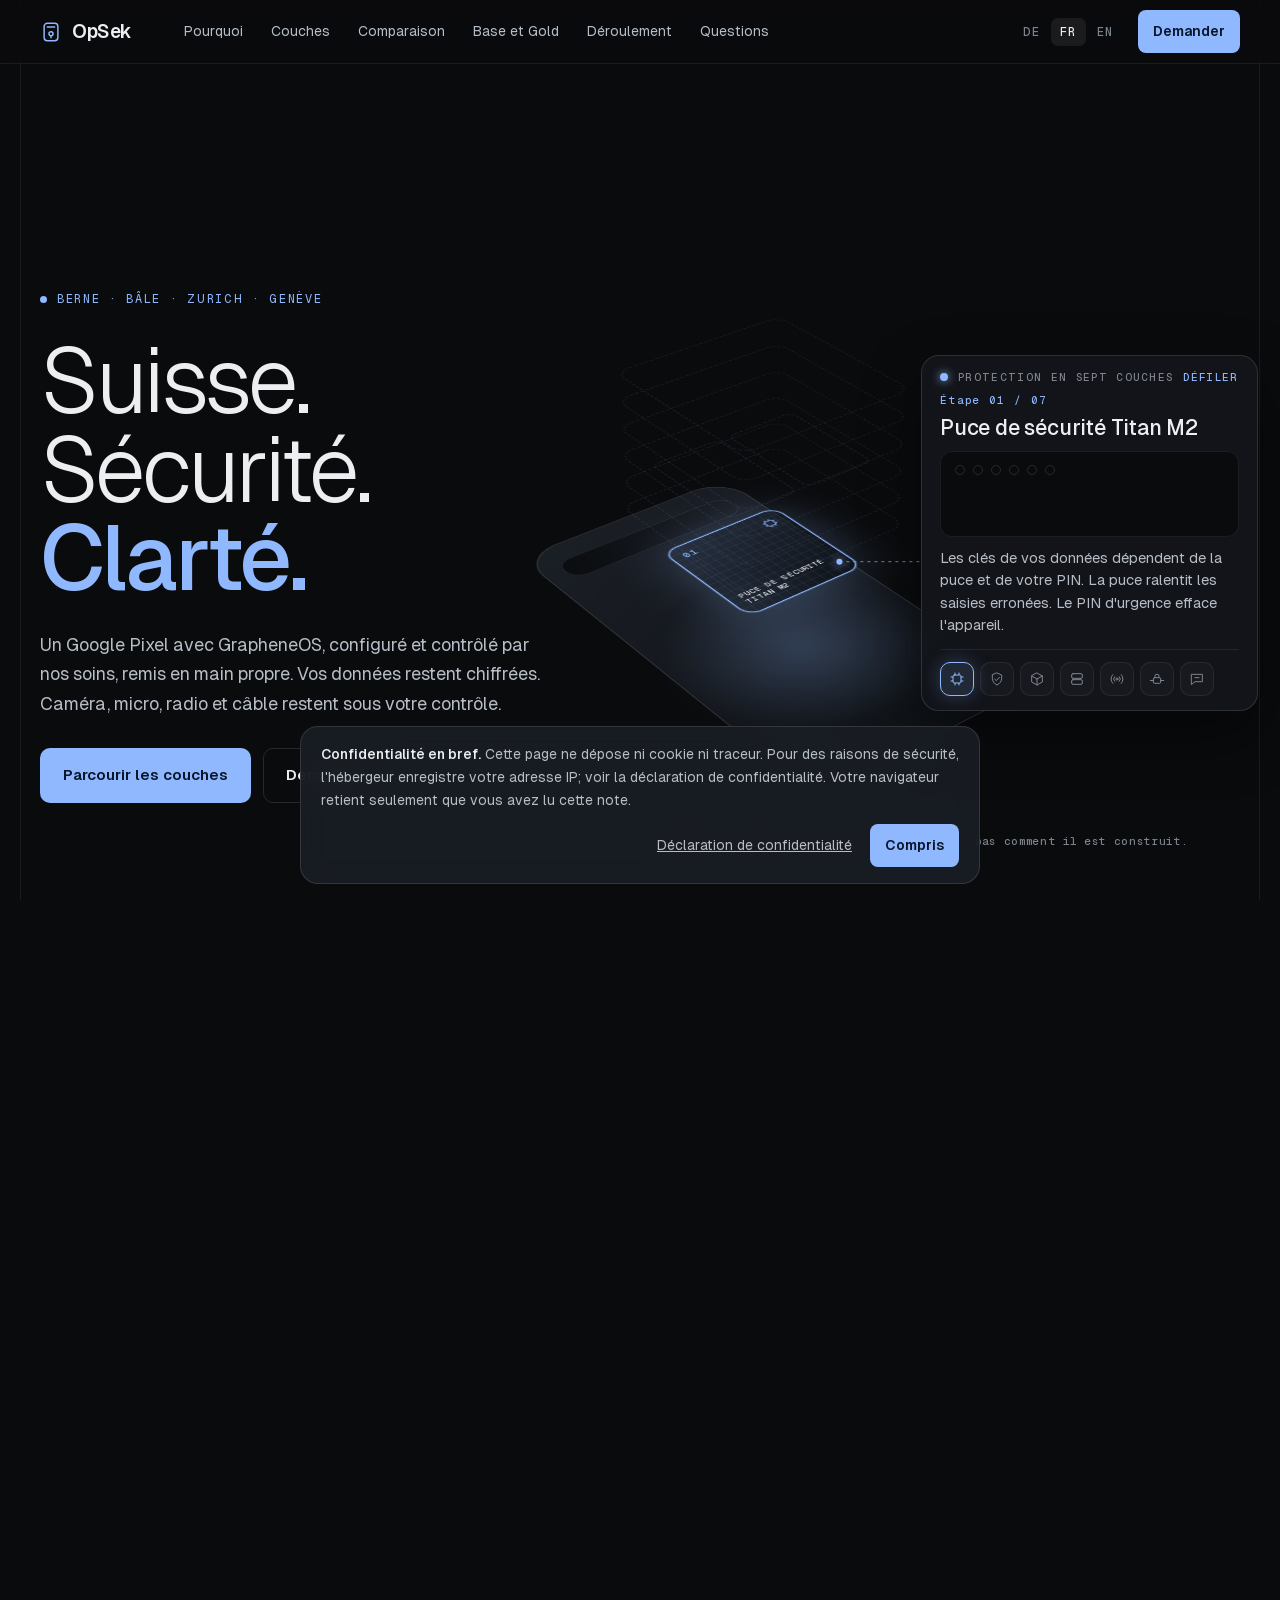
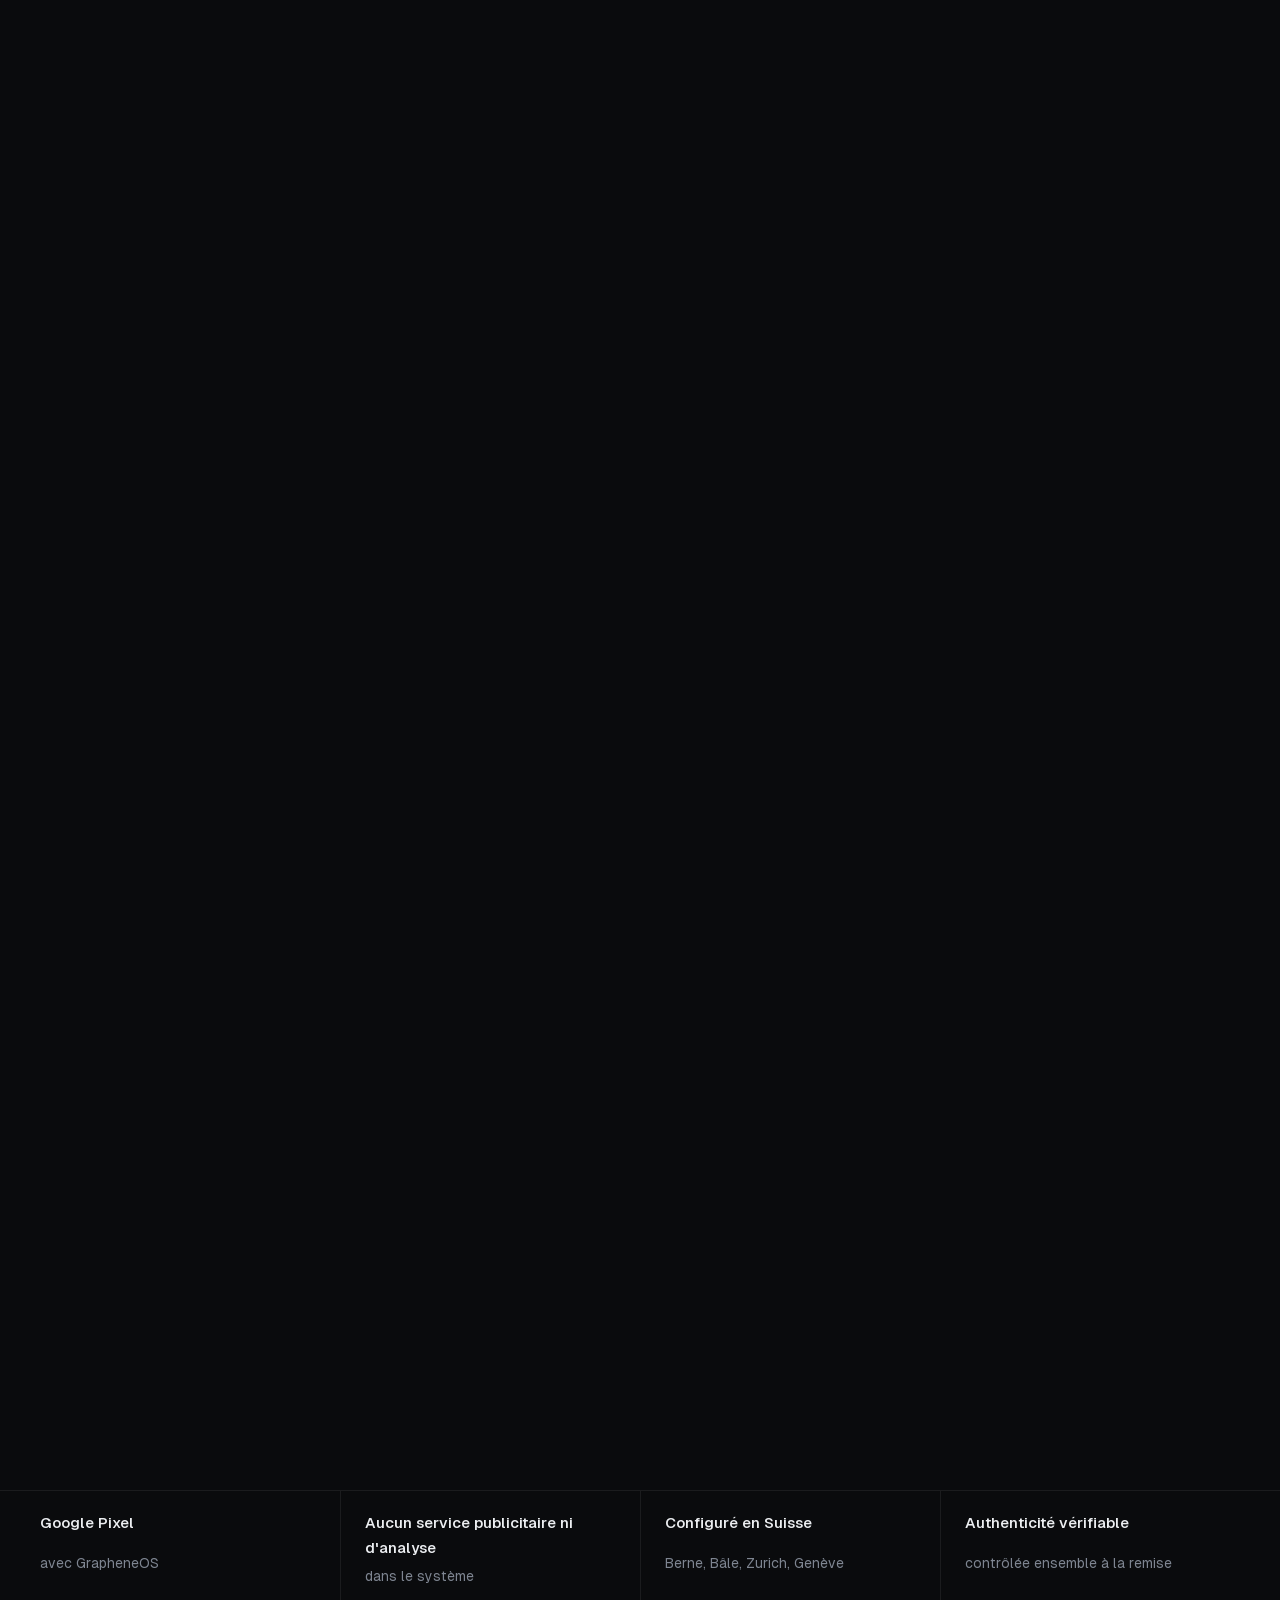
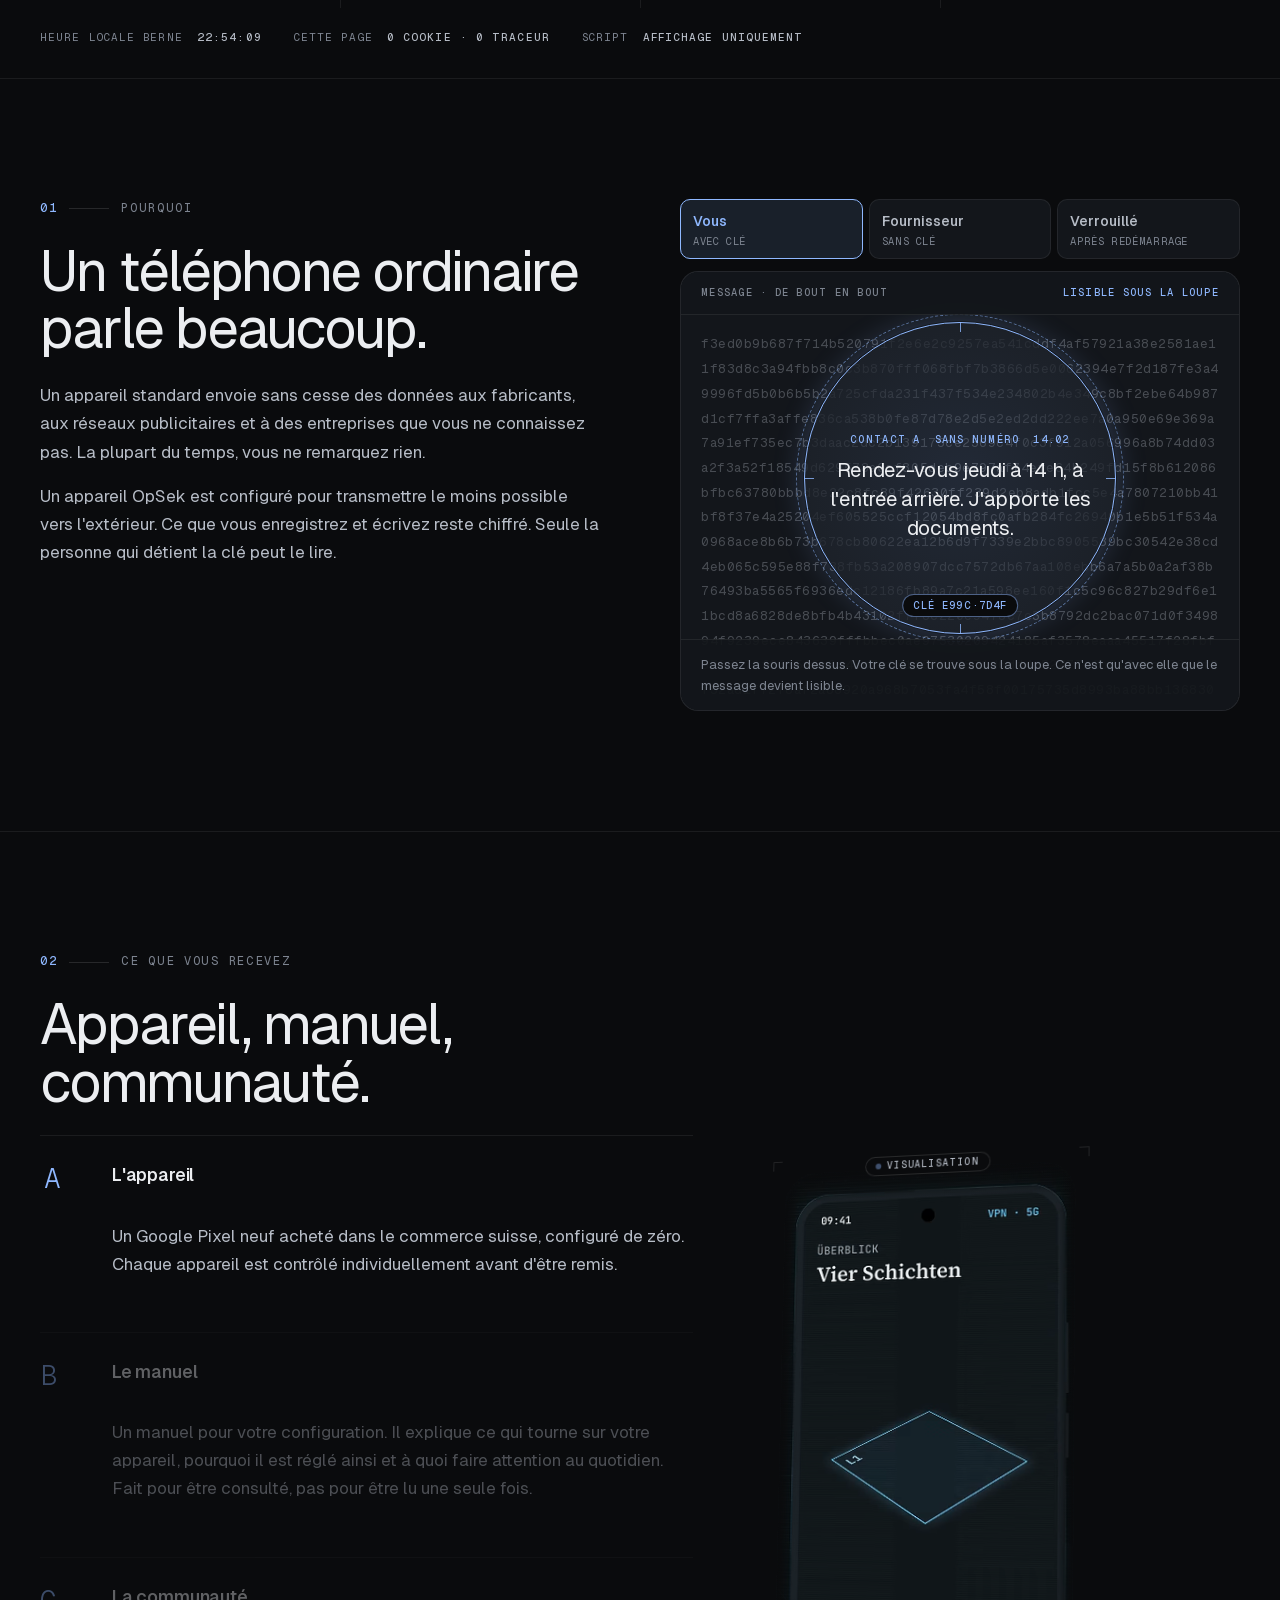
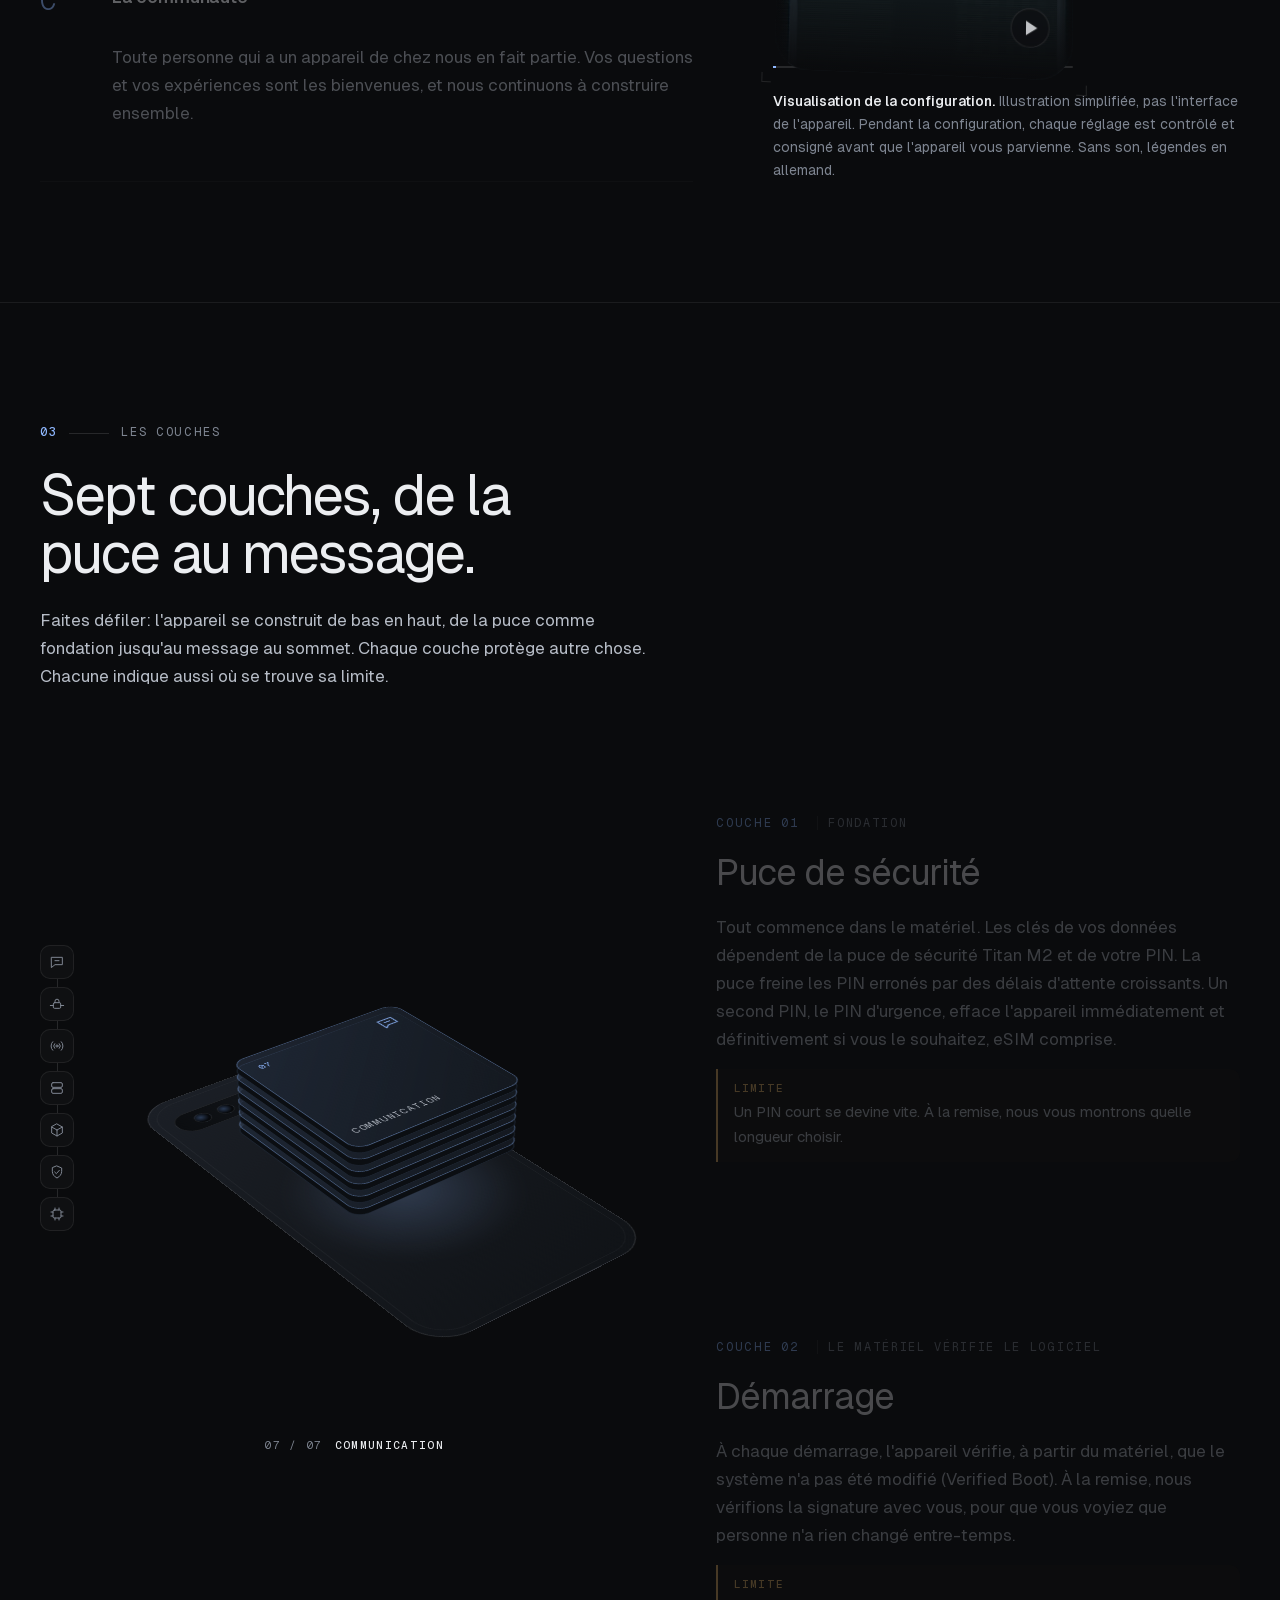
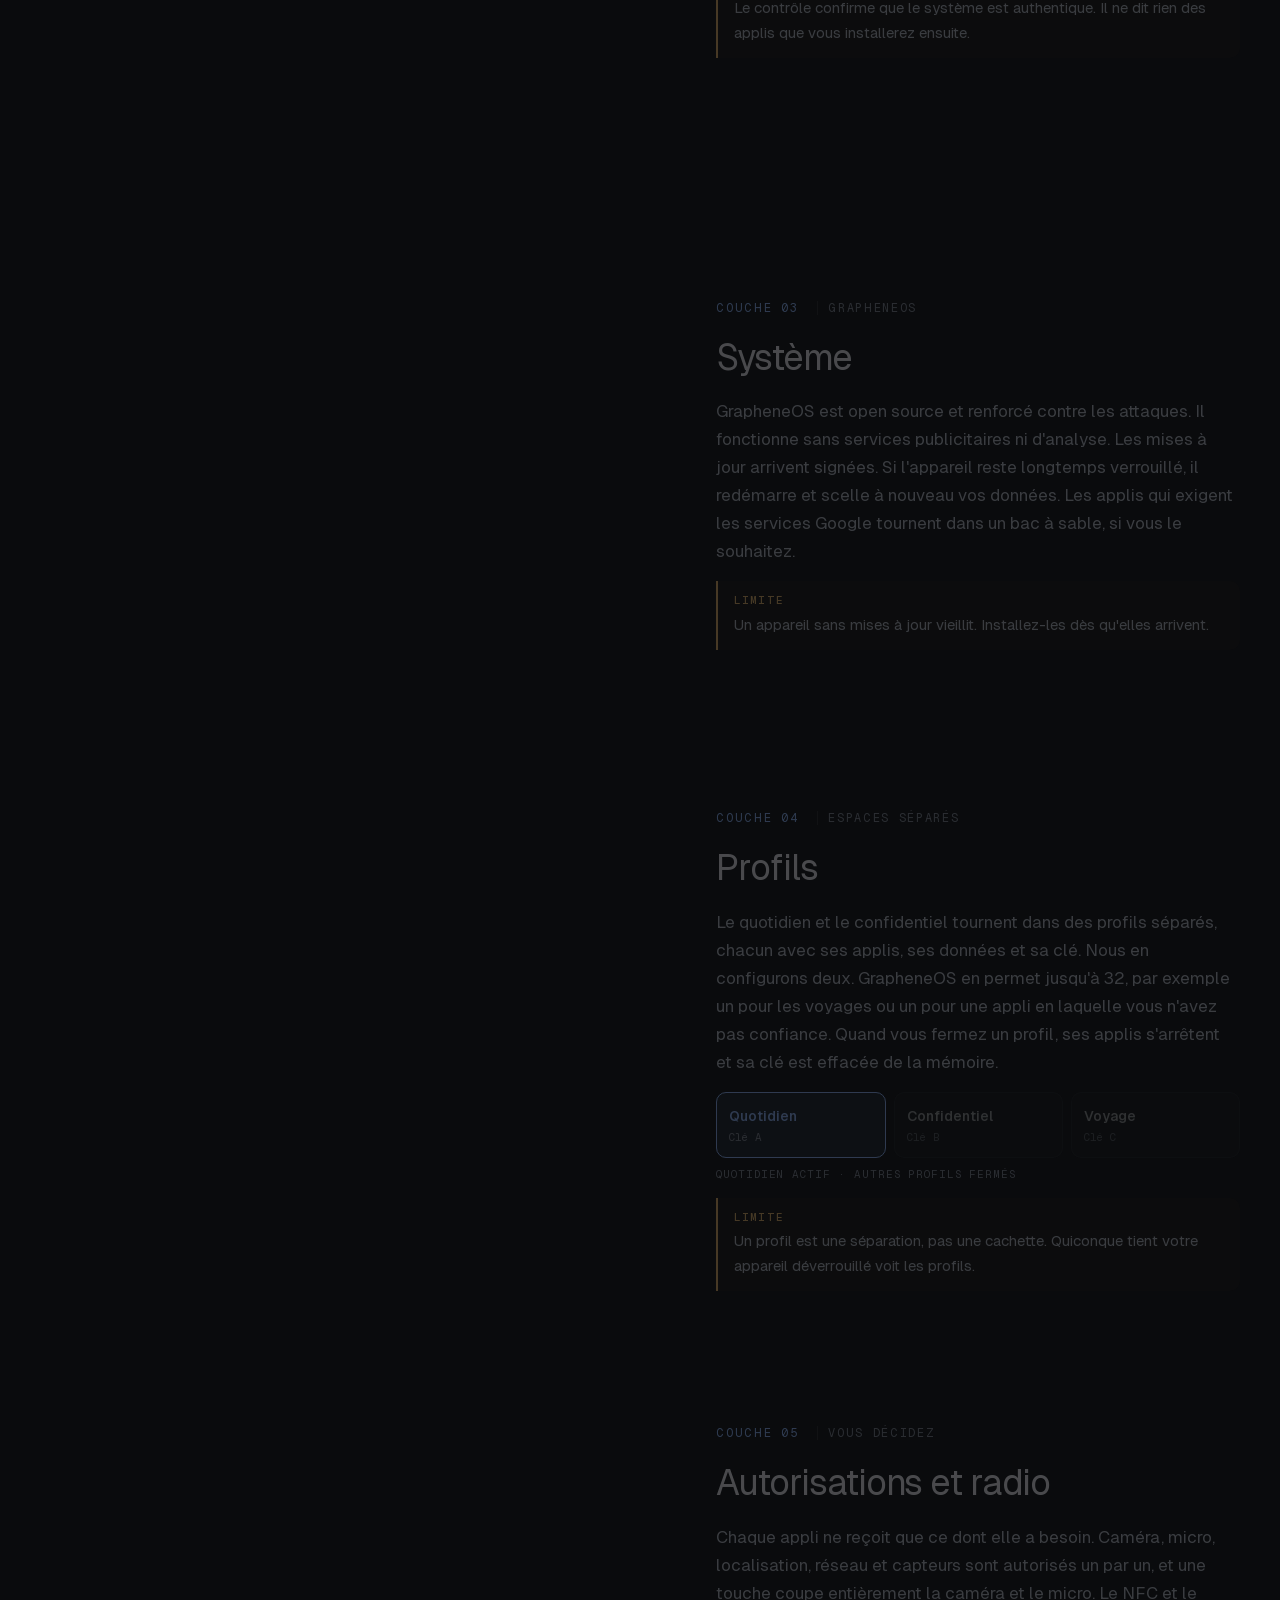
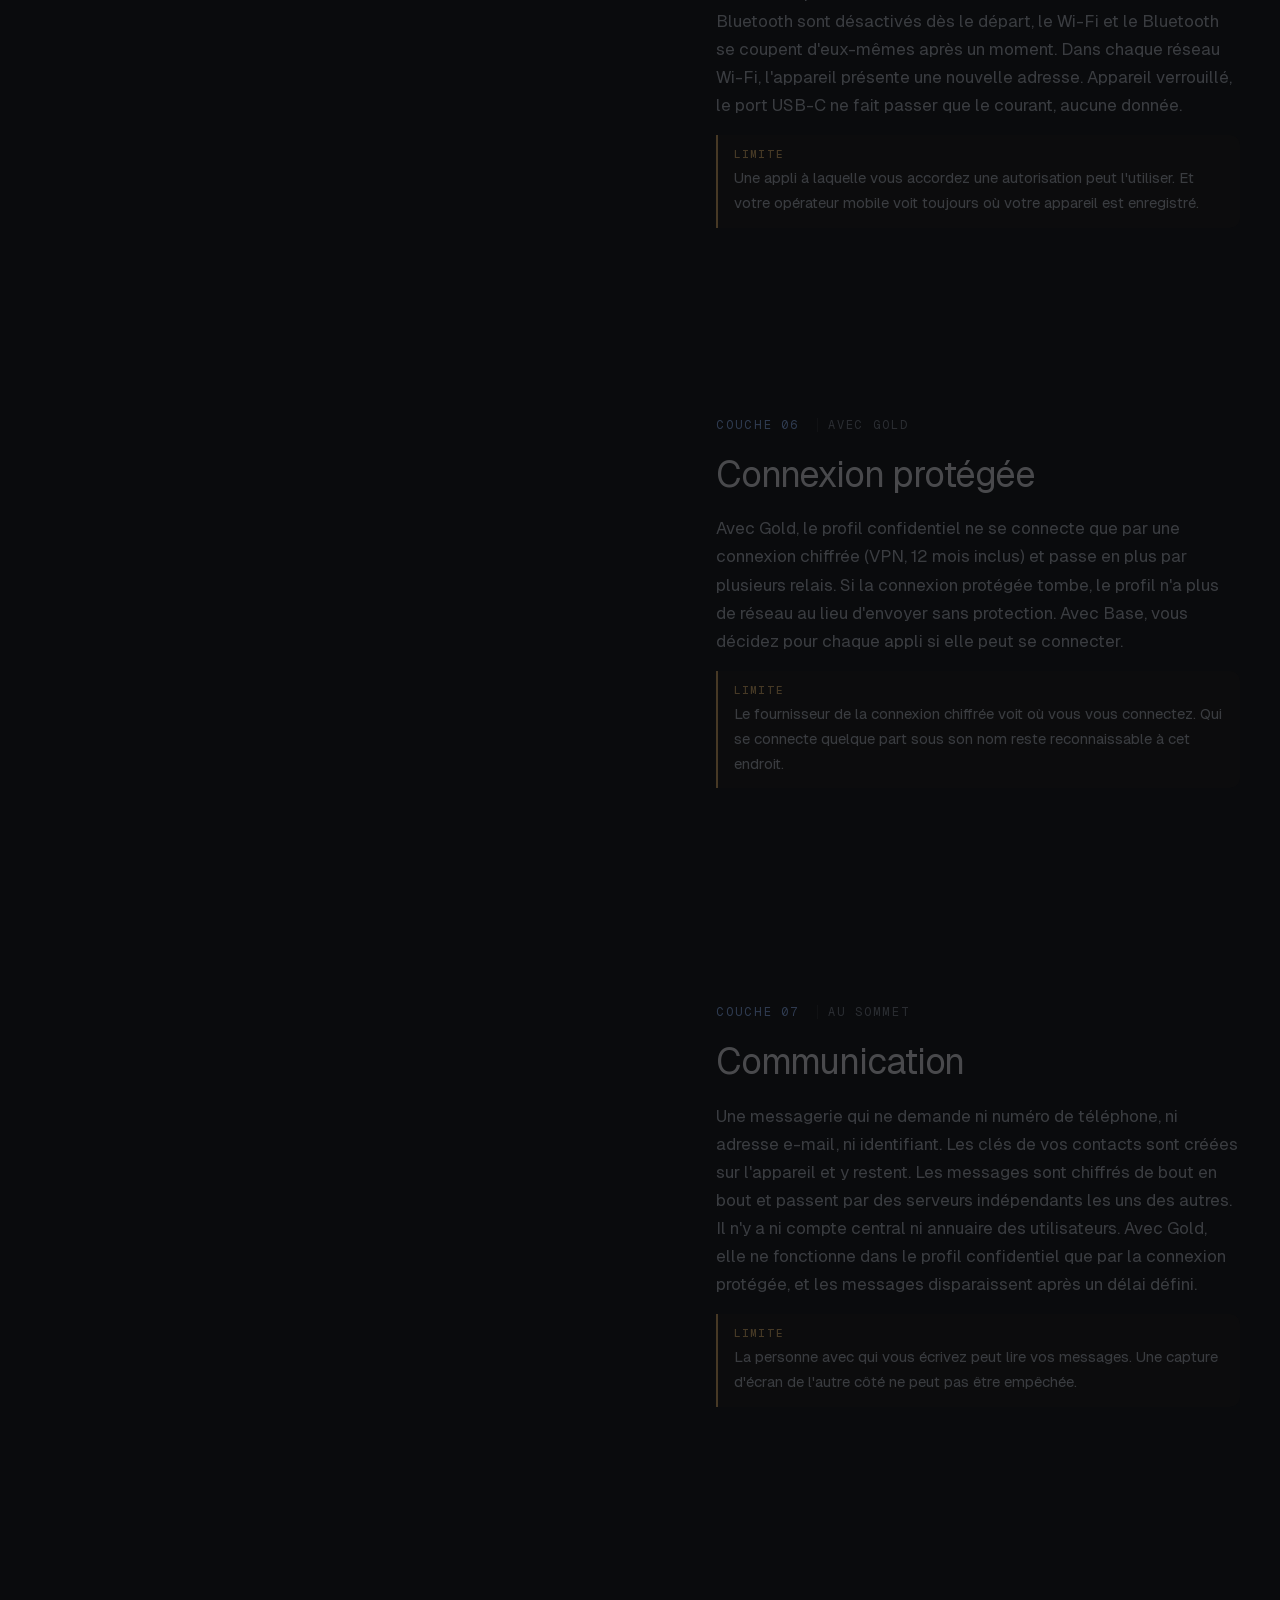
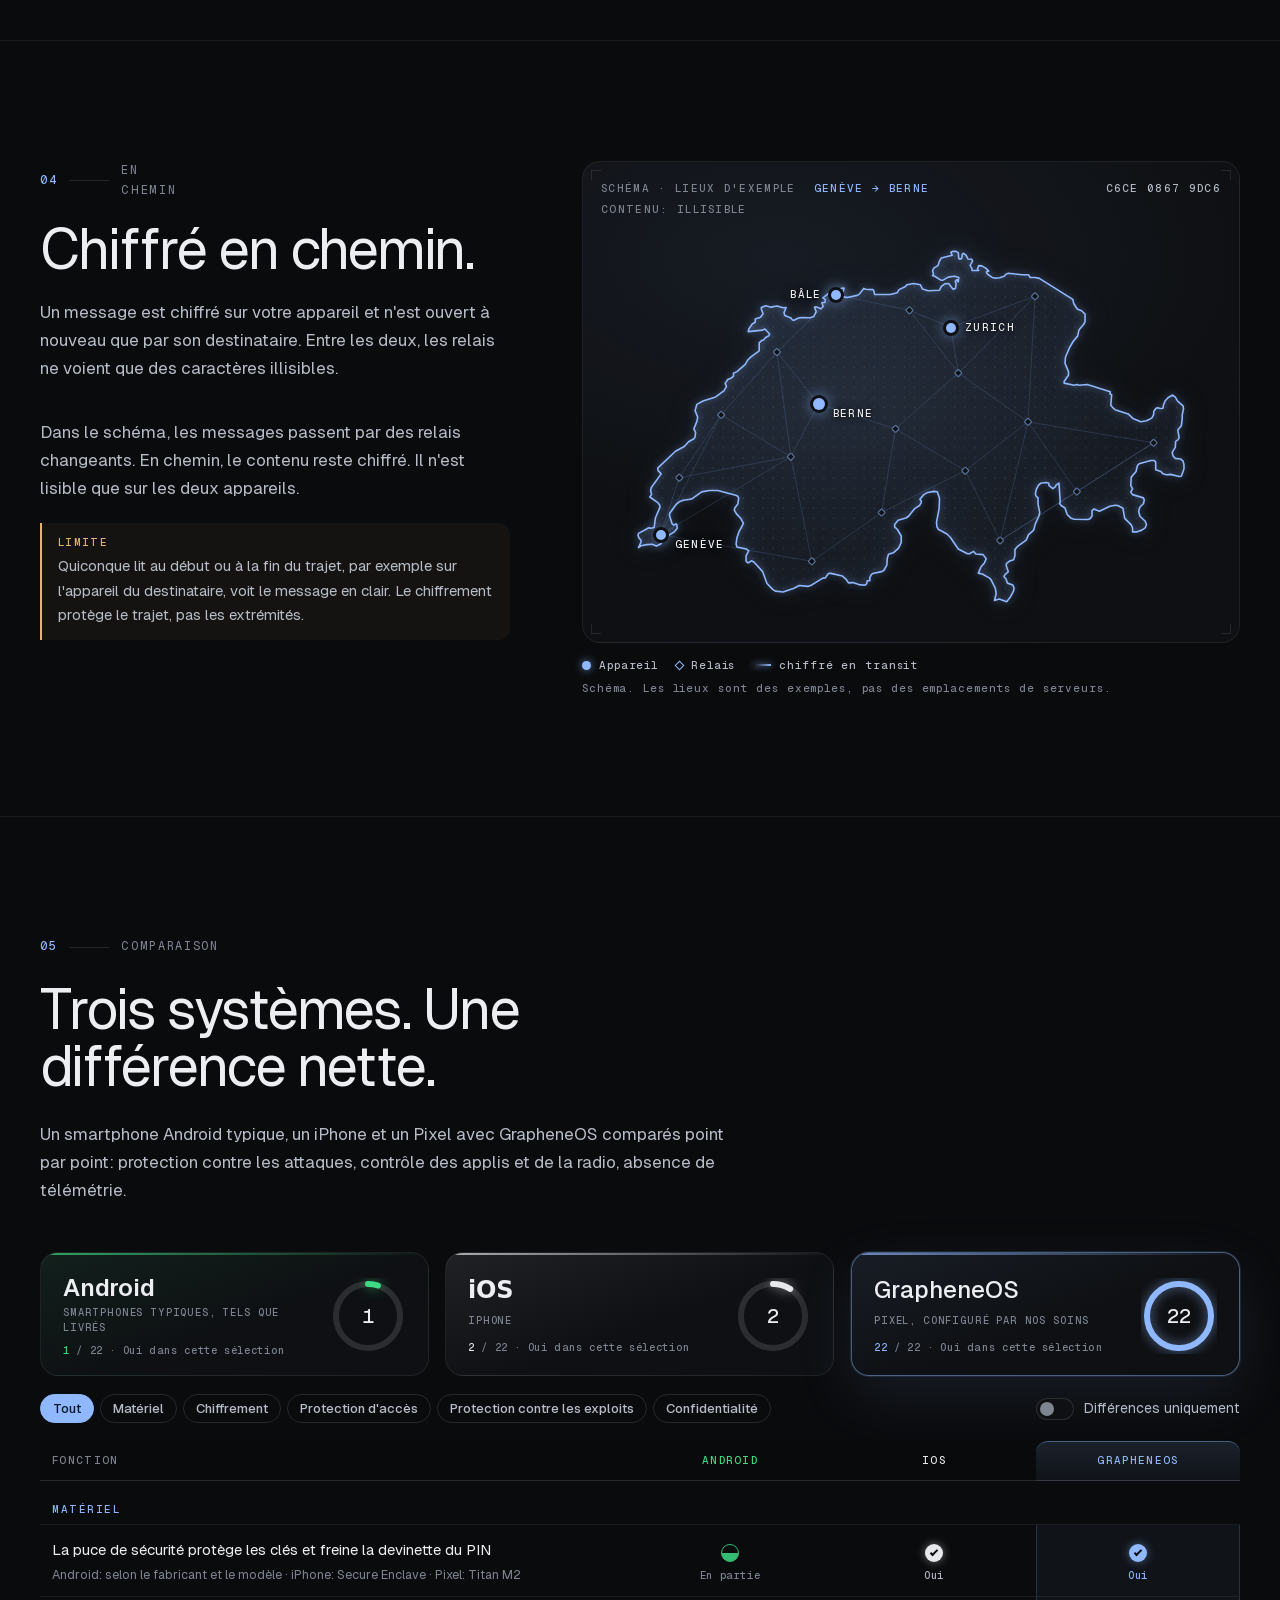
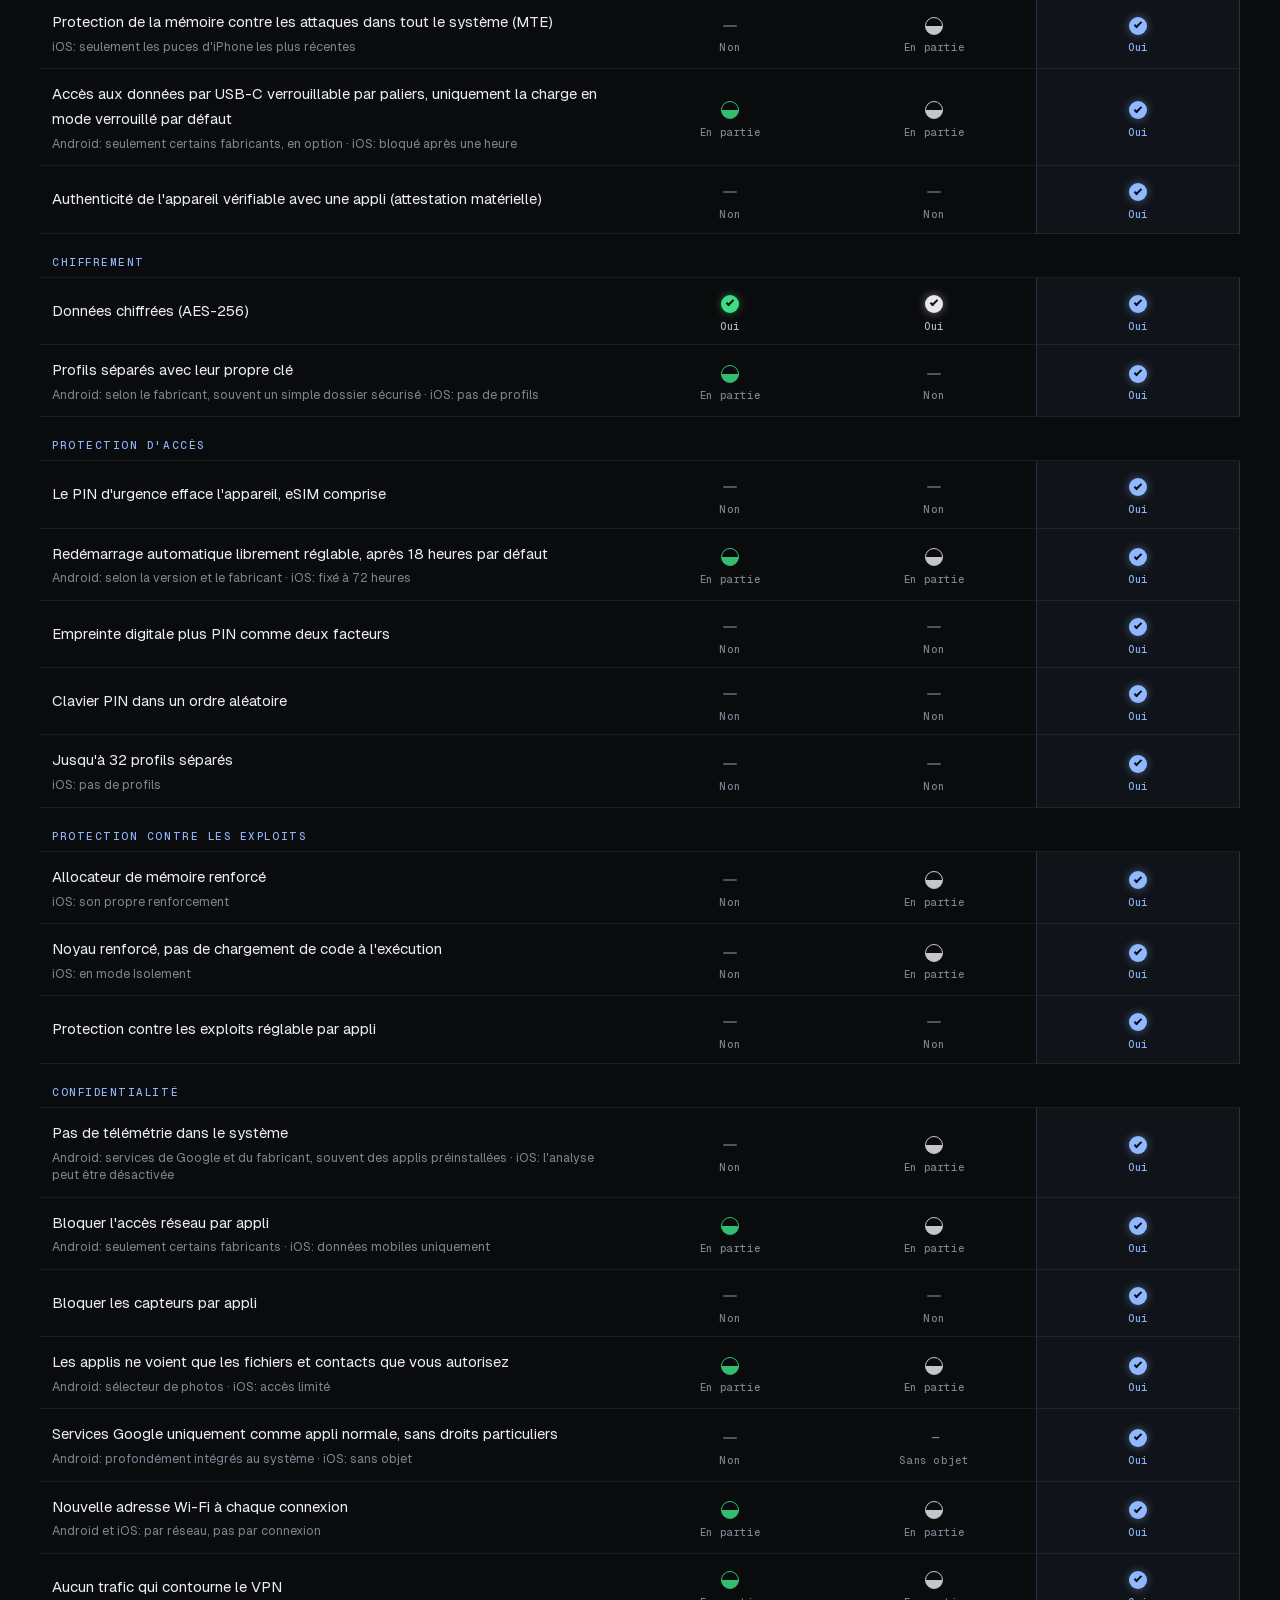
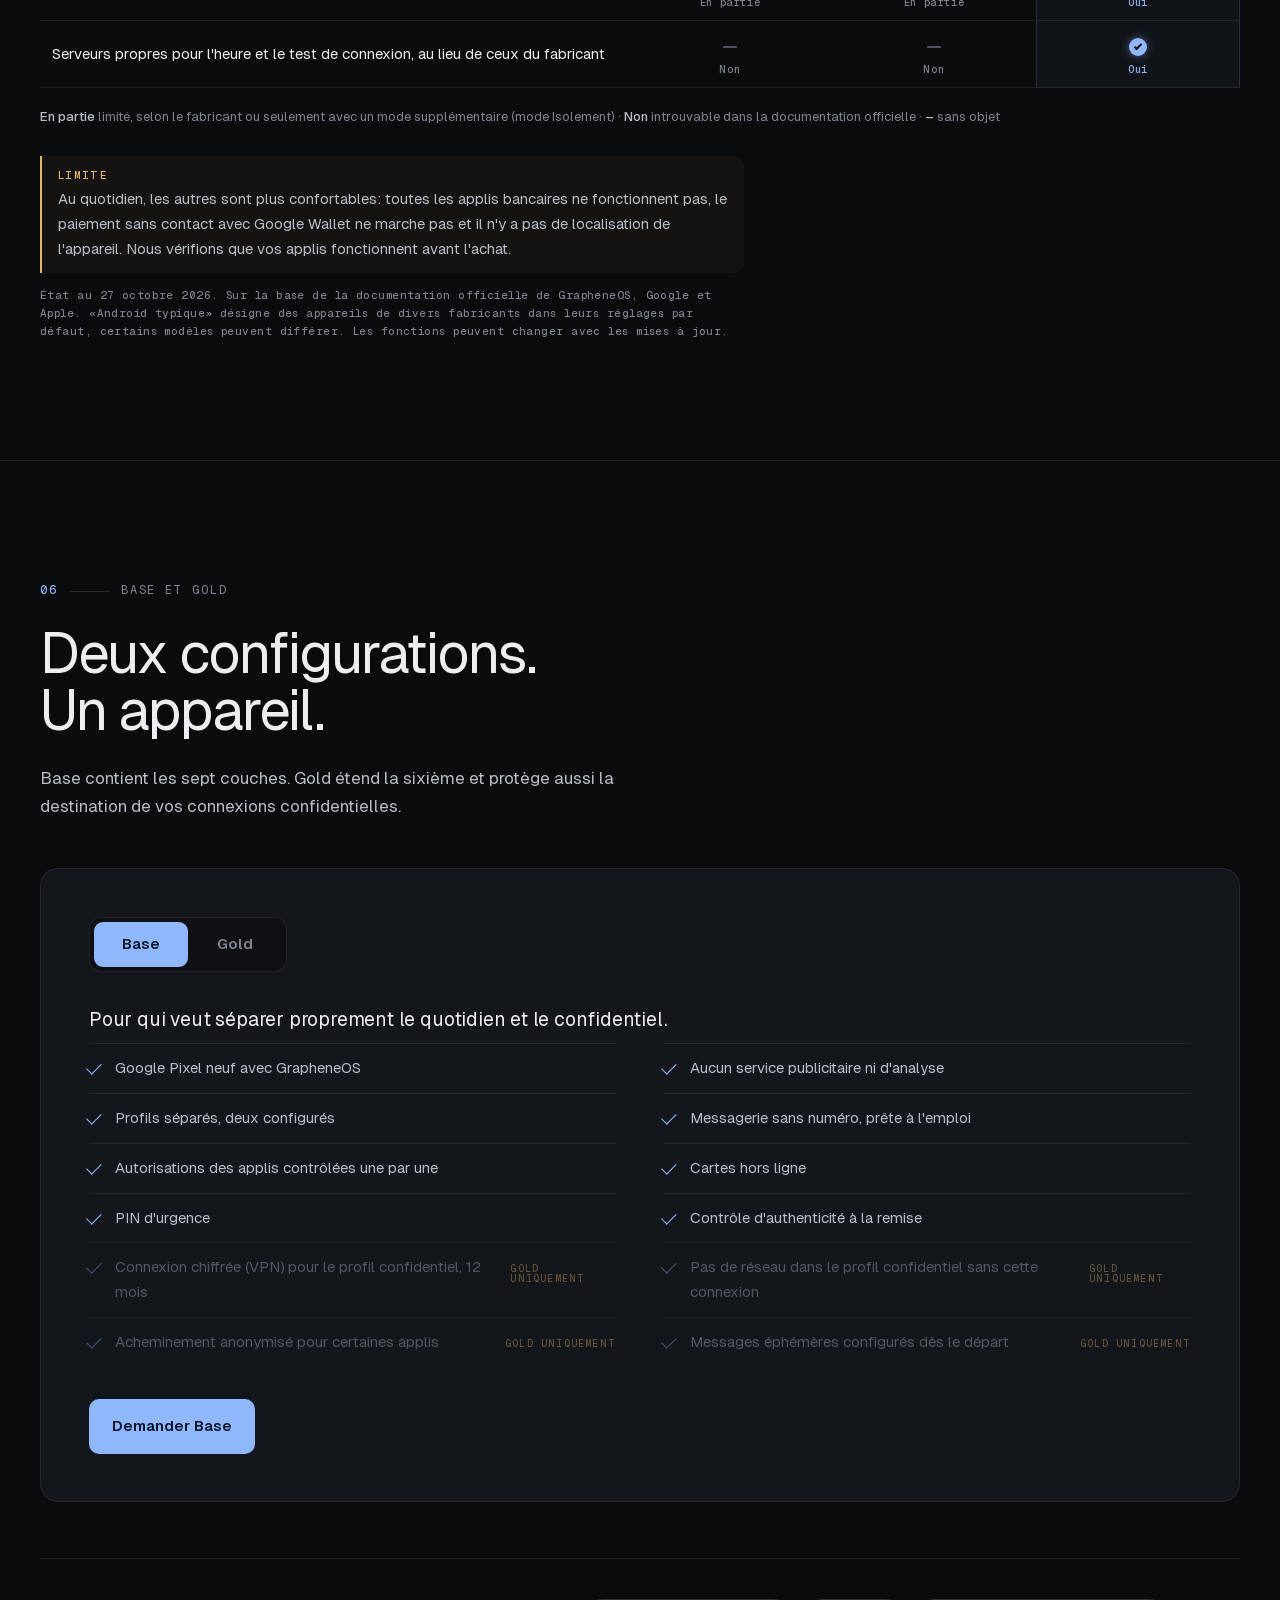
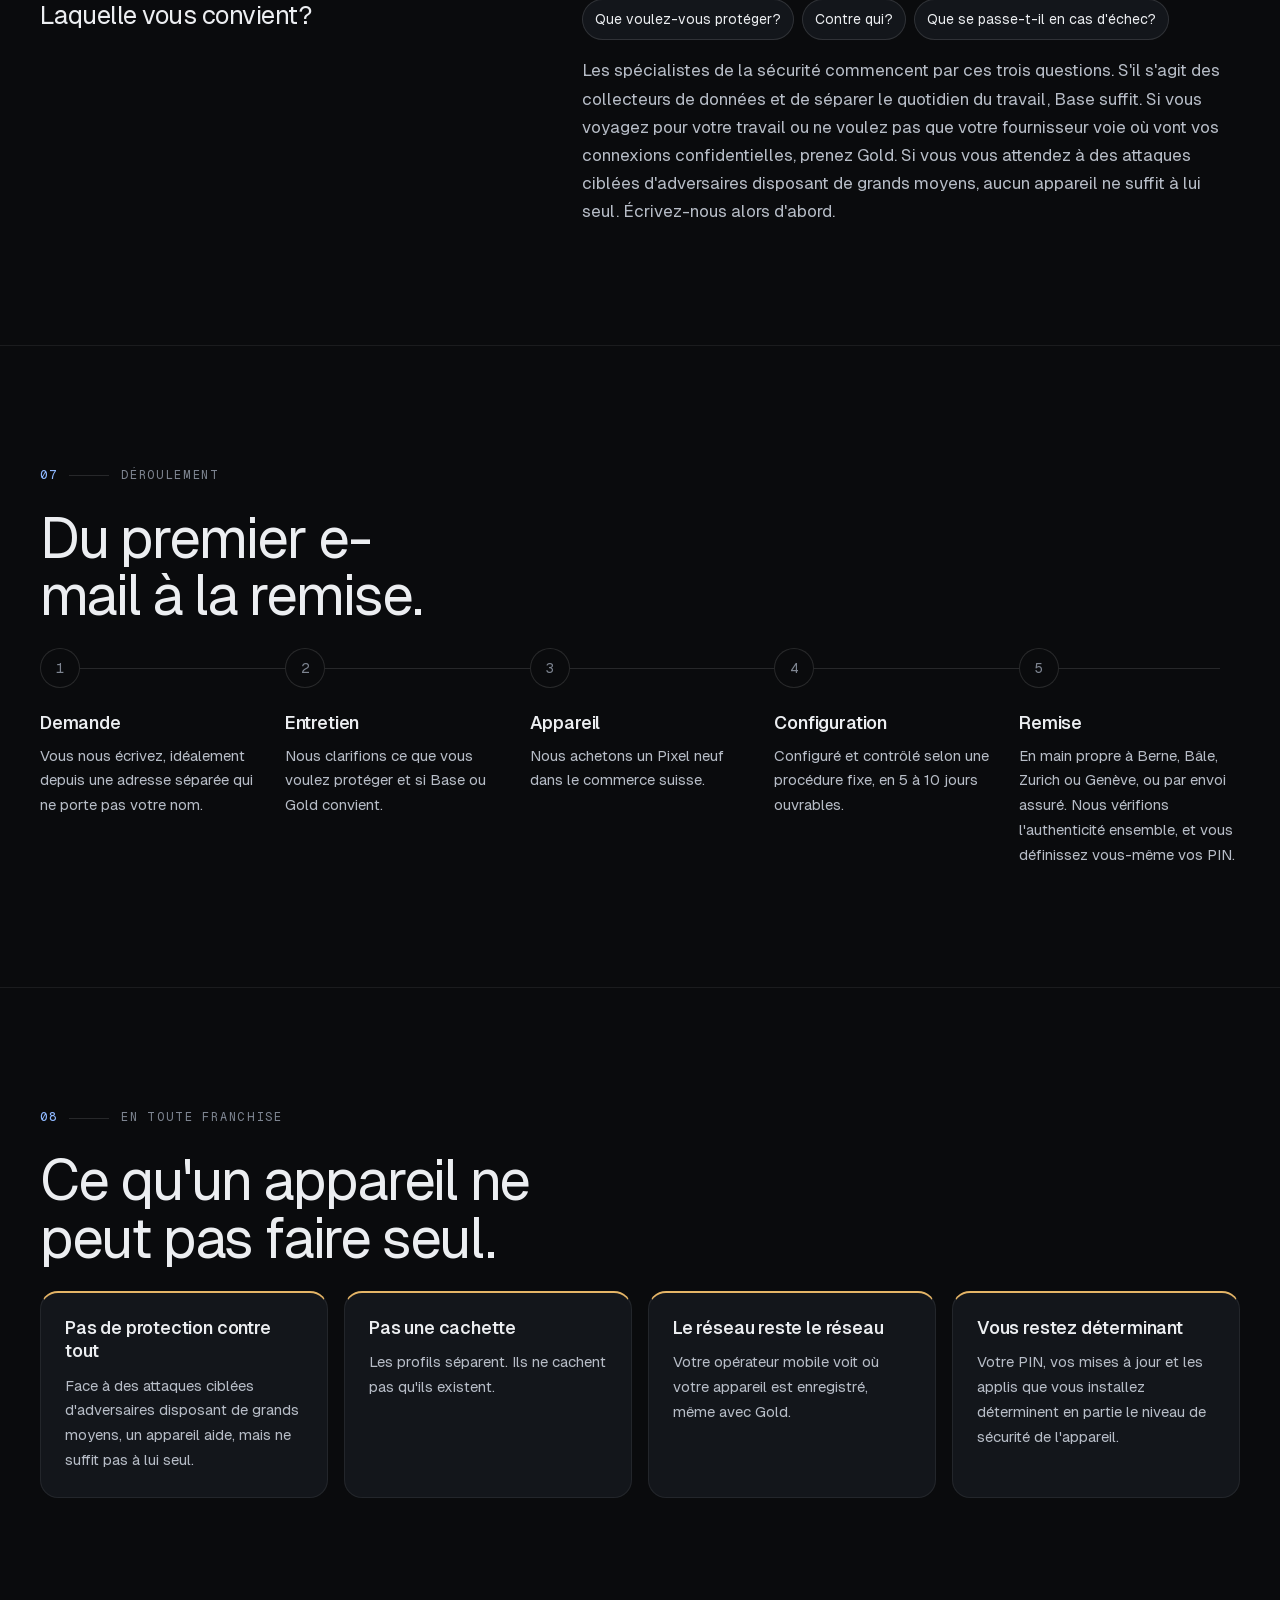
<file: fr/index.html>
<!doctype html>
<html lang="fr" class="no-js">
<head>
<meta charset="utf-8">
<meta http-equiv="Content-Security-Policy" content="default-src 'self'; script-src 'self'; style-src 'self' 'unsafe-inline'; img-src 'self' data:; media-src 'self'; font-src 'self'; connect-src 'none'; frame-src 'none'; object-src 'none'; base-uri 'none'; form-action 'none'; manifest-src 'self'; worker-src 'none'">
<meta name="referrer" content="no-referrer">
<meta name="viewport" content="width=device-width,initial-scale=1,viewport-fit=cover">
<title>OpSek | Pixel sécurisé avec GrapheneOS, depuis la Suisse</title>
<meta name="description" content="OpSek configure des Google Pixel avec GrapheneOS: système renforcé, profils séparés, contrôlés et remis en main propre. Depuis la Suisse.">
<meta name="theme-color" content="#0a0b0d">
<meta name="color-scheme" content="dark">
<link rel="canonical" href="https://opsek.ch/fr/">
<link rel="alternate" hreflang="de" href="https://opsek.ch/">
<link rel="alternate" hreflang="fr" href="https://opsek.ch/fr/">
<link rel="alternate" hreflang="en" href="https://opsek.ch/en/">
<link rel="alternate" hreflang="x-default" href="https://opsek.ch/">
<meta property="og:type" content="website">
<meta property="og:title" content="OpSek | Pixel sécurisé avec GrapheneOS, depuis la Suisse">
<meta property="og:description" content="OpSek configure des Google Pixel avec GrapheneOS: système renforcé, profils séparés, contrôlés et remis en main propre. Depuis la Suisse.">
<meta property="og:url" content="https://opsek.ch/fr/">
<meta property="og:locale" content="fr_CH">
<link rel="icon" href="/favicon.ico?v=3" sizes="32x32">
<link rel="icon" href="/favicon.svg?v=3" type="image/svg+xml">
<link rel="apple-touch-icon" href="/apple-touch-icon.png?v=3">
<link rel="manifest" href="/site.webmanifest?v=3">
<link rel="preload" href="../fonts/Geist-Variable.woff2" as="font" type="font/woff2" crossorigin>
<link rel="preload" href="../img/hero-center-800.webp" as="image" type="image/webp" media="(max-width: 900px)">
<link rel="stylesheet" href="../css/opsek.css">
<script type="application/json" id="opsek-t">{"locale": "fr-CH", "keyWord": "Clé ", "noKey": "Pas de clé", "vault": {"du": {"st": "lisible sous la loupe", "hint": "<span class=\"hint-fine\">Passez la souris dessus.<\/span><span class=\"hint-touch\">Faites glisser votre doigt dessus.<\/span> Votre clé se trouve sous la loupe. Ce n'est qu'avec elle que le message devient lisible."}, "anbieter": {"st": "pas de clé", "hint": "Voici ce que voit le fournisseur de la messagerie: il transporte le message, mais ne peut pas le lire."}, "gesperrt": {"st": "Veille", "hint": "Après un redémarrage, la clé n'est pas en mémoire. Sans votre PIN, tout reste chiffré."}}, "profState": "{p} actif · autres profils fermés, leurs clés retirées de la mémoire", "play": "Lire la vidéo", "pause": "Mettre la vidéo en pause", "ctaBase": "Demander Base", "ctaGold": "Demander Gold", "subjBase": "Intérêt pour OpSek Base", "subjGold": "Intérêt pour OpSek Gold", "level": "Couche", "subj": {"general": "Intérêt pour OpSek", "base": "Intérêt pour OpSek Base", "gold": "Intérêt pour OpSek Gold", "join": "Rejoindre OpSek", "acc": "Question sur les accessoires OpSek", "q": "Question sur OpSek"}, "step": "Étape {n} sur 4"}</script>
</head>
<body>
<a class="skip" href="#inhalt">Aller au contenu</a>

<header class="hdr" id="top">
  <div class="rail hdr-in">
    <a class="brand" href="#top" aria-label="OpSek, retour en haut">
      <svg viewBox="0 0 24 24" aria-hidden="true"><rect x="4.5" y="2.5" width="15" height="19" rx="3.5"/><path d="M8 6.5h8" class="cam"/><circle cx="12" cy="14" r="2.2"/><path d="M12 16.2v2"/></svg>
      <span>OpSek</span>
    </a>
    <nav class="nav" aria-label="Navigation principale"><a href="#warum">Pourquoi</a><a href="#schichten">Couches</a><a href="#vergleich">Comparaison</a><a href="#modelle">Base et Gold</a><a href="#ablauf">Déroulement</a><a href="#fragen">Questions</a></nav>
        <p class="lang" role="group" aria-label="Langue"><a href="../" hreflang="de" lang="de">DE</a><b aria-current="true">FR</b><a href="../en/" hreflang="en" lang="en">EN</a></p>
    <a class="btn btn-sm" href="#kontakt" data-contact="general">Demander</a>
  </div>
  <i class="progress" aria-hidden="true"><em></em></i>
</header>

<main id="inhalt">

<!-- HERO -->
<section class="hero" aria-labelledby="h-hero">
  <div class="rail hero-grid">
    <div class="hero-copy">
      <p class="kicker"><i class="dot"></i>Berne · Bâle · Zurich · Genève</p>
      <h1 id="h-hero" data-split>Suisse. Sécurité. <em>Clarté.</em></h1>
      <p class="lead">Un Google Pixel avec GrapheneOS, configuré et contrôlé par nos soins, remis en main propre. Vos données restent chiffrées. Caméra, micro, radio et câble restent sous votre contrôle.</p>
      <div class="actions">
        <a class="btn" href="#schichten" data-magnet>Parcourir les couches</a>
        <a class="btn btn-line" href="#kontakt" data-contact="general" data-magnet>Demander</a>
      </div>
    </div>
    <figure class="hero-visual sx" data-sx role="group" aria-label="Comment la protection s'assemble, étape par étape" data-step="0">
      <div class="sx-scene" aria-hidden="true"><div class="sx-stack" data-sx-stack><div class="sx-phone"><i class="cam"></i><i class="glow"></i></div><div class="sx-slab chip on" style="--i:0"><span class="sl-n">01</span><span class="sl-t">Puce de sécurité Titan M2</span><svg viewBox="0 0 24 24" aria-hidden="true"><rect x="6" y="6" width="12" height="12" rx="2"/><path d="M9 3v3M15 3v3M9 18v3M15 18v3M3 9h3M3 15h3M18 9h3M18 15h3"/></svg></div><div class="sx-slab" style="--i:1"><span class="sl-n">02</span><span class="sl-t">Démarrage vérifié</span><svg viewBox="0 0 24 24" aria-hidden="true"><path d="M12 3l7 3v5c0 4.5-3 8-7 10-4-2-7-5.5-7-10V6z"/><path d="M8.5 12l2.5 2.5 4.5-5"/></svg></div><div class="sx-slab" style="--i:2"><span class="sl-n">03</span><span class="sl-t">GrapheneOS</span><svg viewBox="0 0 24 24" aria-hidden="true"><path d="M12 3l8 4.5v9L12 21l-8-4.5v-9z"/><path d="M12 12l8-4.5M12 12v9M12 12L4 7.5"/></svg></div><div class="sx-slab" style="--i:3"><i class="half a"></i><i class="half b"></i><span class="sl-n">04</span><span class="sl-t">Profils séparés</span><svg viewBox="0 0 24 24" aria-hidden="true"><rect x="4" y="4" width="16" height="7" rx="2"/><rect x="4" y="13" width="16" height="7" rx="2"/></svg></div><div class="sx-slab" style="--i:4"><span class="sl-n">05</span><span class="sl-t">Autorisations, radio et câble</span><svg viewBox="0 0 24 24" aria-hidden="true"><circle cx="12" cy="12" r="1.6"/><path d="M8.5 8.5a5 5 0 0 0 0 7M15.5 8.5a5 5 0 0 1 0 7M5.6 5.6a9 9 0 0 0 0 12.8M18.4 5.6a9 9 0 0 1 0 12.8"/></svg></div><div class="sx-slab" style="--i:5"><span class="sl-n">06</span><span class="sl-t">Connexion protégée</span><svg viewBox="0 0 24 24" aria-hidden="true"><rect x="6.5" y="10" width="11" height="8.5" rx="1.8"/><path d="M9 10V7.8a3 3 0 0 1 6 0V10"/><path d="M2 14.25h4.5M17.5 14.25H22"/></svg></div><div class="sx-slab" style="--i:6"><span class="sl-n">07</span><span class="sl-t">Messagerie sans numéro</span><svg viewBox="0 0 24 24" aria-hidden="true"><path d="M4 5h16v11H9l-5 4z"/><path d="M9 10h6"/></svg></div></div></div>
      <svg class="sx-line" aria-hidden="true" focusable="false"><path data-sx-line d=""/><circle data-sx-dot r="3"/></svg>
      <div class="sx-card">
        <p class="sx-hd"><i class="sx-led" aria-hidden="true"></i><span>Protection en sept couches</span><b class="sx-hint" data-pin="Défiler" data-tap="Toucher">Toucher</b></p>
        <div class="sx-body"><div class="sx-c" id="sx-c0" data-c="0"><p class="sx-k">Étape 01 / 07</p><p class="sx-t">Puce de sécurité Titan M2</p><div class="dm dm-pin"><span class="pin" aria-hidden="true"><i></i><i></i><i></i><i></i><i></i><i></i></span><span class="dm-l l1">PIN erroné · l'attente augmente</span><span class="dm-l l2">PIN d'urgence · l'appareil est effacé</span><i class="wipe" aria-hidden="true"></i></div><p class="sx-p">Les clés de vos données dépendent de la puce et de votre PIN. La puce ralentit les saisies erronées. Le PIN d'urgence efface l'appareil.</p></div><div class="sx-c" id="sx-c1" data-c="1" hidden><p class="sx-k">Étape 02 / 07</p><p class="sx-t">Démarrage vérifié</p><div class="dm dm-boot"><code data-sx-scr="7F3A 09BC E41D 5A2C">7F3A 09BC E41D 5A2C</code><span class="ok"><svg viewBox="0 0 24 24" aria-hidden="true"><path d="M5 12.5l4.5 4.5L19 7.5"/></svg>Signature conforme</span></div><p class="sx-p">À chaque démarrage, l'appareil vérifie, à partir du matériel, que le système n'a pas été modifié.</p></div><div class="sx-c" id="sx-c2" data-c="2" hidden><p class="sx-k">Étape 03 / 07</p><p class="sx-t">GrapheneOS</p><div class="dm"><ul class="dm-sw"><li style="--k:0"><span>Services publicitaires</span><b class="sw to-off" aria-hidden="true"></b><em>désactivé</em></li><li style="--k:1"><span>Services d'analyse</span><b class="sw to-off" aria-hidden="true"></b><em>désactivé</em></li><li style="--k:2"><span>Mises à jour signées</span><b class="sw to-on" aria-hidden="true"></b><em>activé</em></li><li style="--k:3"><span>Redémarrage après long verrouillage</span><b class="sw to-on" aria-hidden="true"></b><em>activé</em></li></ul></div><p class="sx-p">Un système renforcé, sans services publicitaires ni d'analyse. Si l'appareil reste longtemps verrouillé, il redémarre et scelle à nouveau les données.</p></div><div class="sx-c" id="sx-c3" data-c="3" hidden><p class="sx-k">Étape 04 / 07</p><p class="sx-t">Profils séparés</p><div class="dm dm-prof"><div class="pa"><b>Quotidien</b><i>Clé A</i><em>actif</em></div><i class="wall" aria-hidden="true"></i><div class="pb"><b>Confidentiel</b><i>Clé B</i><em>fermé</em></div></div><p class="sx-p">Le quotidien et le confidentiel, chacun avec ses applis, ses données et ses clés. Un profil fermé est à nouveau chiffré. Une séparation, pas une cachette.</p></div><div class="sx-c" id="sx-c4" data-c="4" hidden><p class="sx-k">Étape 05 / 07</p><p class="sx-t">Autorisations, radio et câble</p><div class="dm"><ul class="dm-sw"><li style="--k:0"><span>Caméra</span><b class="sw to-off" aria-hidden="true"></b><em>désactivé</em></li><li style="--k:1"><span>Micro</span><b class="sw to-off" aria-hidden="true"></b><em>désactivé</em></li><li style="--k:2"><span>Bluetooth</span><b class="sw to-off" aria-hidden="true"></b><em>désactivé</em></li><li style="--k:3"><span>USB-C verrouillé</span><b class="sw to-on" aria-hidden="true"></b><em>charge uniquement</em></li></ul></div><p class="sx-p">Vous gérez la caméra, le micro et la radio un par un. Appareil verrouillé, l'USB-C ne fait passer que le courant.</p></div><div class="sx-c" id="sx-c5" data-c="5" hidden><p class="sx-k">Étape 06 / 07</p><p class="sx-t">Connexion protégée</p><div class="dm dm-tun"><div class="tun" aria-hidden="true"><span class="n1">Appareil</span><i class="pipe"><i class="pk"></i><i class="pk"></i><i class="pk"></i><i class="brk"></i></i><span class="n2">Réseau</span></div><span class="dm-l l1">Chiffré en transit</span><span class="dm-l l2 warn">Connexion perdue · pas de réseau (kill switch)</span></div><p class="sx-p">Avec Gold, le profil confidentiel ne se connecte que de manière chiffrée. Si la connexion tombe, il n'y a plus de réseau plutôt que des données non protégées.</p></div><div class="sx-c" id="sx-c6" data-c="6" hidden><p class="sx-k">Étape 07 / 07</p><p class="sx-t">Messagerie sans numéro</p><div class="dm dm-msg"><span class="bub"><code data-sx-scr="On se voit à 14 h?">On se voit à 14 h?</code></span><span class="tags"><i>sans numéro</i><i>sans e-mail</i><i>sans identifiant</i></span></div><p class="sx-p">Pas de numéro de téléphone, pas d'e-mail, pas d'identifiant. Un message n'est lisible que par vous et son destinataire.</p></div></div>
        <div class="sx-dots"><button type="button" class="sx-dot on" data-s="0" aria-controls="sx-c0" aria-pressed="true" aria-label="Étape 01: Puce de sécurité Titan M2"><svg viewBox="0 0 24 24" aria-hidden="true"><rect x="6" y="6" width="12" height="12" rx="2"/><path d="M9 3v3M15 3v3M9 18v3M15 18v3M3 9h3M3 15h3M18 9h3M18 15h3"/></svg></button><button type="button" class="sx-dot" data-s="1" aria-controls="sx-c1" aria-pressed="false" aria-label="Étape 02: Démarrage vérifié"><svg viewBox="0 0 24 24" aria-hidden="true"><path d="M12 3l7 3v5c0 4.5-3 8-7 10-4-2-7-5.5-7-10V6z"/><path d="M8.5 12l2.5 2.5 4.5-5"/></svg></button><button type="button" class="sx-dot" data-s="2" aria-controls="sx-c2" aria-pressed="false" aria-label="Étape 03: GrapheneOS"><svg viewBox="0 0 24 24" aria-hidden="true"><path d="M12 3l8 4.5v9L12 21l-8-4.5v-9z"/><path d="M12 12l8-4.5M12 12v9M12 12L4 7.5"/></svg></button><button type="button" class="sx-dot" data-s="3" aria-controls="sx-c3" aria-pressed="false" aria-label="Étape 04: Profils séparés"><svg viewBox="0 0 24 24" aria-hidden="true"><rect x="4" y="4" width="16" height="7" rx="2"/><rect x="4" y="13" width="16" height="7" rx="2"/></svg></button><button type="button" class="sx-dot" data-s="4" aria-controls="sx-c4" aria-pressed="false" aria-label="Étape 05: Autorisations, radio et câble"><svg viewBox="0 0 24 24" aria-hidden="true"><circle cx="12" cy="12" r="1.6"/><path d="M8.5 8.5a5 5 0 0 0 0 7M15.5 8.5a5 5 0 0 1 0 7M5.6 5.6a9 9 0 0 0 0 12.8M18.4 5.6a9 9 0 0 1 0 12.8"/></svg></button><button type="button" class="sx-dot" data-s="5" aria-controls="sx-c5" aria-pressed="false" aria-label="Étape 06: Connexion protégée"><svg viewBox="0 0 24 24" aria-hidden="true"><rect x="6.5" y="10" width="11" height="8.5" rx="1.8"/><path d="M9 10V7.8a3 3 0 0 1 6 0V10"/><path d="M2 14.25h4.5M17.5 14.25H22"/></svg></button><button type="button" class="sx-dot" data-s="6" aria-controls="sx-c6" aria-pressed="false" aria-label="Étape 07: Messagerie sans numéro"><svg viewBox="0 0 24 24" aria-hidden="true"><path d="M4 5h16v11H9l-5 4z"/><path d="M9 10h6"/></svg></button></div>
      </div>
      <figcaption class="sx-cap">Schéma. Il montre ce que fait l'appareil, pas comment il est construit.</figcaption>
    </figure>
  </div>
  <div class="sx-track" aria-hidden="true"></div>
  <ul class="rail facts" aria-label="L'essentiel"><li><b>Google Pixel</b><span>avec GrapheneOS</span></li><li><b>Aucun service publicitaire ni d'analyse</b><span>dans le système</span></li><li><b>Configuré en Suisse</b><span>Berne, Bâle, Zurich, Genève</span></li><li><b>Authenticité vérifiable</b><span>contrôlée ensemble à la remise</span></li></ul>
  <p class="rail tele" aria-hidden="true"><span>Heure locale Berne <b data-clock>00:00:00</b></span><span>Cette page <b>0 cookie · 0 traceur</b></span><span>Script <b>affichage uniquement</b></span></p>
</section>

<!-- WARUM -->
<section class="sec" id="warum" aria-labelledby="h-warum">
  <div class="rail split">
    <div>
      <p class="sh"><b>01</b><span>Pourquoi</span></p>
      <h2 id="h-warum" data-decrypt>Un téléphone ordinaire parle beaucoup.</h2>
      <p class="body">Un appareil standard envoie sans cesse des données aux fabricants, aux réseaux publicitaires et à des entreprises que vous ne connaissez pas. La plupart du temps, vous ne remarquez rien.</p>
      <p class="body">Un appareil OpSek est configuré pour transmettre le moins possible vers l'extérieur. Ce que vous enregistrez et écrivez reste chiffré. Seule la personne qui détient la clé peut le lire.</p>
    </div>
    <div class="vault" data-vault>
      <div class="persp" role="radiogroup" aria-label="Choisir un point de vue"><button type="button" role="radio" aria-checked="true" data-v="du">Vous<i>avec clé</i></button><button type="button" role="radio" aria-checked="false" data-v="anbieter">Fournisseur<i>sans clé</i></button><button type="button" role="radio" aria-checked="false" data-v="gesperrt">Verrouillé<i>après redémarrage</i></button></div>
      <div class="lamp" data-lamp data-view="du">
        <div class="lamp-head" aria-hidden="true"><span>Message · de bout en bout</span><span class="lh-state" data-lh>lisible sous la loupe</span></div>
        <div class="lamp-cipher" aria-hidden="true" data-cipher></div>
        <div class="lamp-layer lamp-plain" aria-hidden="true">
          <div class="msg">
            <p class="msg-meta"><span>Contact A</span><span>sans numéro</span><span>14.02</span></p>
            <p class="msg-text">Rendez-vous jeudi à 14 h, à l'entrée arrière. J'apporte les documents.</p>
          </div>
        </div>
        <div class="lamp-layer lamp-prov" aria-hidden="true"><dl class="prov"><div><dt>Contenu</dt><dd>illisible</dd></div><div><dt>Numéro de téléphone</dt><dd>aucun</dd></div><div><dt>Clé</dt><dd>seulement vous et votre contact</dd></div></dl></div>
        <div class="lamp-lock" aria-hidden="true">
          <svg viewBox="0 0 24 24"><rect x="5" y="10.5" width="14" height="10" rx="2.5"/><path d="M8 10.5V8a4 4 0 0 1 8 0v2.5"/><circle cx="12" cy="15.5" r="1.4"/></svg>
          <p><b>Veille</b>La clé n'est pas en mémoire. Sans votre PIN, tout reste chiffré.</p>
        </div>
        <div class="lens" aria-hidden="true"><i class="ring"></i><i class="ring2"></i><i class="cross"></i><span class="lens-key" data-lenskey>Clé 0000·0000</span></div>
        <p class="lamp-hint" aria-live="polite" data-hint><span class="hint-fine">Passez la souris dessus.</span><span class="hint-touch">Faites glisser votre doigt dessus.</span> Votre clé se trouve sous la loupe. Ce n'est qu'avec elle que le message devient lisible.</p>
      </div>
      <p class="sr">Exemple sous trois points de vue: avec votre clé, le message est lisible. Le fournisseur de la messagerie ne voit que des caractères chiffrés et aucun numéro de téléphone. Après un redémarrage, la clé n'est pas en mémoire et, sans votre PIN, tout reste chiffré.</p>
    </div>
  </div>
</section>

<!-- WAS DU BEKOMMST -->
<section class="sec" id="bekommst" aria-labelledby="h-bekommst">
  <div class="rail">
    <p class="sh"><b>02</b><span>Ce que vous recevez</span></p>
    <h2 id="h-bekommst" data-decrypt>Appareil, manuel, communauté.</h2>
    <ol class="get" data-get-list><li class="rv" data-get><span class="num">A</span><h3>L'appareil</h3><p>Un Google Pixel neuf acheté dans le commerce suisse, configuré de zéro. Chaque appareil est contrôlé individuellement avant d'être remis.</p></li><li class="rv" data-get><span class="num">B</span><h3>Le manuel</h3><p>Un manuel pour votre configuration. Il explique ce qui tourne sur votre appareil, pourquoi il est réglé ainsi et à quoi faire attention au quotidien. Fait pour être consulté, pas pour être lu une seule fois.</p></li><li class="rv" data-get><span class="num">C</span><h3>La communauté</h3><p>Toute personne qui a un appareil de chez nous en fait partie. Vos questions et vos expériences sont les bienvenues, et nous continuons à construire ensemble.</p></li></ol>
    <figure class="protocol" data-protocol>
      <div class="pr-device">
        <i class="pr-glow" aria-hidden="true"></i>
        <div class="pr-screen">
          <video muted playsinline preload="none" poster="../img/protokoll-poster.webp" width="632" height="1072" aria-label="Visualisation de la configuration: couches, contrôle du système, autorisations des applis et mises à jour">
            <source data-src="../media/protokoll.webm" type="video/webm">
            <source data-src="../media/protokoll.mp4" type="video/mp4">
          </video>
          <i class="pr-veil" aria-hidden="true"></i>
        </div>
        <i class="tick tl"></i><i class="tick tr"></i><i class="tick bl"></i><i class="tick br"></i>
        <button class="pr-toggle" type="button" aria-label="Lire la vidéo" data-pr-toggle><i></i></button>
        <span class="pr-rec" aria-hidden="true"><i></i>Visualisation</span>
      </div>
      <i class="pr-bar" aria-hidden="true"><em></em></i>
      <figcaption><b>Visualisation de la configuration.</b> Illustration simplifiée, pas l'interface de l'appareil. Pendant la configuration, chaque réglage est contrôlé et consigné avant que l'appareil vous parvienne. Sans son, légendes en allemand.</figcaption>
    </figure>
  </div>
</section>

<!-- SCHICHTEN -->
<section class="sec layers" id="schichten" aria-labelledby="h-schichten">
  <div class="rail">
    <p class="sh"><b>03</b><span>Les couches</span></p>
    <h2 id="h-schichten" data-decrypt>Sept couches, de la puce au message.</h2>
    <p class="body intro">Faites défiler: l'appareil se construit de bas en haut, de la puce comme fondation jusqu'au message au sommet. Chaque couche protège autre chose. Chacune indique aussi où se trouve sa limite.</p>
  </div>
  <div class="rail layers-grid">
    <div class="stage">
      <nav class="lnav" aria-label="Couches de l'appareil, de la puce vers le haut" data-lnav><a href="#ebene-1" data-ln="0" aria-label="Couche 1: Puce de sécurité"><svg viewBox="0 0 24 24" aria-hidden="true"><rect x="6" y="6" width="12" height="12" rx="2"/><path d="M9 3v3M15 3v3M9 18v3M15 18v3M3 9h3M3 15h3M18 9h3M18 15h3"/></svg><span class="ln-t" aria-hidden="true"><i>01</i>Puce de sécurité</span></a><a href="#ebene-2" data-ln="1" aria-label="Couche 2: Démarrage"><svg viewBox="0 0 24 24" aria-hidden="true"><path d="M12 3l7 3v5c0 4.5-3 8-7 10-4-2-7-5.5-7-10V6z"/><path d="M8.5 12l2.5 2.5 4.5-5"/></svg><span class="ln-t" aria-hidden="true"><i>02</i>Démarrage</span></a><a href="#ebene-3" data-ln="2" aria-label="Couche 3: Système"><svg viewBox="0 0 24 24" aria-hidden="true"><path d="M12 3l8 4.5v9L12 21l-8-4.5v-9z"/><path d="M12 12l8-4.5M12 12v9M12 12L4 7.5"/></svg><span class="ln-t" aria-hidden="true"><i>03</i>Système</span></a><a href="#ebene-4" data-ln="3" aria-label="Couche 4: Profils"><svg viewBox="0 0 24 24" aria-hidden="true"><rect x="4" y="4" width="16" height="7" rx="2"/><rect x="4" y="13" width="16" height="7" rx="2"/></svg><span class="ln-t" aria-hidden="true"><i>04</i>Profils</span></a><a href="#ebene-5" data-ln="4" aria-label="Couche 5: Autorisations et radio"><svg viewBox="0 0 24 24" aria-hidden="true"><circle cx="12" cy="12" r="1.6"/><path d="M8.5 8.5a5 5 0 0 0 0 7M15.5 8.5a5 5 0 0 1 0 7M5.6 5.6a9 9 0 0 0 0 12.8M18.4 5.6a9 9 0 0 1 0 12.8"/></svg><span class="ln-t" aria-hidden="true"><i>05</i>Autorisations et radio</span></a><a href="#ebene-6" data-ln="5" aria-label="Couche 6: Connexion protégée"><svg viewBox="0 0 24 24" aria-hidden="true"><rect x="6.5" y="10" width="11" height="8.5" rx="1.8"/><path d="M9 10V7.8a3 3 0 0 1 6 0V10"/><path d="M2 14.25h4.5M17.5 14.25H22"/></svg><span class="ln-t" aria-hidden="true"><i>06</i>Connexion protégée</span></a><a href="#ebene-7" data-ln="6" aria-label="Couche 7: Communication"><svg viewBox="0 0 24 24" aria-hidden="true"><path d="M4 5h16v11H9l-5 4z"/><path d="M9 10h6"/></svg><span class="ln-t" aria-hidden="true"><i>07</i>Communication</span></a></nav>
      <div class="scene" data-scene aria-hidden="true">
        <div class="stack" data-stack>
          <div class="phone"><i class="cambar"></i><i class="glow"></i></div>
          <div class="plate chip" style="--i:0"><span class="pl-n">01</span><span class="pl-t">Puce de sécurité</span><svg viewBox="0 0 24 24" aria-hidden="true"><rect x="6" y="6" width="12" height="12" rx="2"/><path d="M9 3v3M15 3v3M9 18v3M15 18v3M3 9h3M3 15h3M18 9h3M18 15h3"/></svg></div><div class="plate" style="--i:1"><span class="pl-n">02</span><span class="pl-t">Démarrage</span><svg viewBox="0 0 24 24" aria-hidden="true"><path d="M12 3l7 3v5c0 4.5-3 8-7 10-4-2-7-5.5-7-10V6z"/><path d="M8.5 12l2.5 2.5 4.5-5"/></svg></div><div class="plate" style="--i:2"><span class="pl-n">03</span><span class="pl-t">Système</span><svg viewBox="0 0 24 24" aria-hidden="true"><path d="M12 3l8 4.5v9L12 21l-8-4.5v-9z"/><path d="M12 12l8-4.5M12 12v9M12 12L4 7.5"/></svg></div><div class="plate" style="--i:3"><span class="pl-n">04</span><span class="pl-t">Profils</span><svg viewBox="0 0 24 24" aria-hidden="true"><rect x="4" y="4" width="16" height="7" rx="2"/><rect x="4" y="13" width="16" height="7" rx="2"/></svg></div><div class="plate" style="--i:4"><span class="pl-n">05</span><span class="pl-t">Autorisations et radio</span><svg viewBox="0 0 24 24" aria-hidden="true"><circle cx="12" cy="12" r="1.6"/><path d="M8.5 8.5a5 5 0 0 0 0 7M15.5 8.5a5 5 0 0 1 0 7M5.6 5.6a9 9 0 0 0 0 12.8M18.4 5.6a9 9 0 0 1 0 12.8"/></svg></div><div class="plate" style="--i:5"><span class="pl-n">06</span><span class="pl-t">Connexion protégée</span><svg viewBox="0 0 24 24" aria-hidden="true"><rect x="6.5" y="10" width="11" height="8.5" rx="1.8"/><path d="M9 10V7.8a3 3 0 0 1 6 0V10"/><path d="M2 14.25h4.5M17.5 14.25H22"/></svg></div><div class="plate" style="--i:6"><span class="pl-n">07</span><span class="pl-t">Communication</span><svg viewBox="0 0 24 24" aria-hidden="true"><path d="M4 5h16v11H9l-5 4z"/><path d="M9 10h6"/></svg></div>
        </div>
      </div>
      <p class="stage-cap" aria-hidden="true"><span data-layer-n>01 / 07</span><b data-layer-t>Puce de sécurité</b></p>
    </div>
    <div class="layer-list"><article class="layer" id="ebene-1" data-layer="0"><p class="ly-n">Couche 01 <span class="ly-tag">Fondation</span></p><h3>Puce de sécurité</h3><p>Tout commence dans le matériel. Les clés de vos données dépendent de la puce de sécurité Titan M2 et de votre PIN. La puce freine les PIN erronés par des délais d'attente croissants. Un second PIN, le PIN d'urgence, efface l'appareil immédiatement et définitivement si vous le souhaitez, eSIM comprise.</p><p class="limit"><b>Limite</b>Un PIN court se devine vite. À la remise, nous vous montrons quelle longueur choisir.</p></article><article class="layer" id="ebene-2" data-layer="1"><p class="ly-n">Couche 02 <span class="ly-tag">Le matériel vérifie le logiciel</span></p><h3>Démarrage</h3><p>À chaque démarrage, l'appareil vérifie, à partir du matériel, que le système n'a pas été modifié (Verified Boot). À la remise, nous vérifions la signature avec vous, pour que vous voyiez que personne n'a rien changé entre-temps.</p><p class="limit"><b>Limite</b>Le contrôle confirme que le système est authentique. Il ne dit rien des applis que vous installerez ensuite.</p></article><article class="layer" id="ebene-3" data-layer="2"><p class="ly-n">Couche 03 <span class="ly-tag">GrapheneOS</span></p><h3>Système</h3><p>GrapheneOS est open source et renforcé contre les attaques. Il fonctionne sans services publicitaires ni d'analyse. Les mises à jour arrivent signées. Si l'appareil reste longtemps verrouillé, il redémarre et scelle à nouveau vos données. Les applis qui exigent les services Google tournent dans un bac à sable, si vous le souhaitez.</p><p class="limit"><b>Limite</b>Un appareil sans mises à jour vieillit. Installez-les dès qu'elles arrivent.</p></article><article class="layer" id="ebene-4" data-layer="3"><p class="ly-n">Couche 04 <span class="ly-tag">Espaces séparés</span></p><h3>Profils</h3><p>Le quotidien et le confidentiel tournent dans des profils séparés, chacun avec ses applis, ses données et sa clé. Nous en configurons deux. GrapheneOS en permet jusqu'à 32, par exemple un pour les voyages ou un pour une appli en laquelle vous n'avez pas confiance. Quand vous fermez un profil, ses applis s'arrêtent et sa clé est effacée de la mémoire.</p><div class="prof" data-prof><button type="button" class="on" aria-pressed="true" data-p="Quotidien">Quotidien<i>Clé A</i></button><button type="button" aria-pressed="false" data-p="Confidentiel">Confidentiel<i>Clé B</i></button><button type="button" aria-pressed="false" data-p="Voyage">Voyage<i>Clé C</i></button><p class="prof-st" aria-live="polite">Quotidien actif · autres profils fermés</p></div><p class="limit"><b>Limite</b>Un profil est une séparation, pas une cachette. Quiconque tient votre appareil déverrouillé voit les profils.</p></article><article class="layer" id="ebene-5" data-layer="4"><p class="ly-n">Couche 05 <span class="ly-tag">Vous décidez</span></p><h3>Autorisations et radio</h3><p>Chaque appli ne reçoit que ce dont elle a besoin. Caméra, micro, localisation, réseau et capteurs sont autorisés un par un, et une touche coupe entièrement la caméra et le micro. Le NFC et le Bluetooth sont désactivés dès le départ, le Wi-Fi et le Bluetooth se coupent d'eux-mêmes après un moment. Dans chaque réseau Wi-Fi, l'appareil présente une nouvelle adresse. Appareil verrouillé, le port USB-C ne fait passer que le courant, aucune donnée.</p><p class="limit"><b>Limite</b>Une appli à laquelle vous accordez une autorisation peut l'utiliser. Et votre opérateur mobile voit toujours où votre appareil est enregistré.</p></article><article class="layer" id="ebene-6" data-layer="5"><p class="ly-n">Couche 06 <span class="ly-tag">Avec Gold</span></p><h3>Connexion protégée</h3><p>Avec Gold, le profil confidentiel ne se connecte que par une connexion chiffrée (VPN, 12 mois inclus) et passe en plus par plusieurs relais. Si la connexion protégée tombe, le profil n'a plus de réseau au lieu d'envoyer sans protection. Avec Base, vous décidez pour chaque appli si elle peut se connecter.</p><p class="limit"><b>Limite</b>Le fournisseur de la connexion chiffrée voit où vous vous connectez. Qui se connecte quelque part sous son nom reste reconnaissable à cet endroit.</p></article><article class="layer" id="ebene-7" data-layer="6"><p class="ly-n">Couche 07 <span class="ly-tag">Au sommet</span></p><h3>Communication</h3><p>Une messagerie qui ne demande ni numéro de téléphone, ni adresse e-mail, ni identifiant. Les clés de vos contacts sont créées sur l'appareil et y restent. Les messages sont chiffrés de bout en bout et passent par des serveurs indépendants les uns des autres. Il n'y a ni compte central ni annuaire des utilisateurs. Avec Gold, elle ne fonctionne dans le profil confidentiel que par la connexion protégée, et les messages disparaissent après un délai défini.</p><p class="limit"><b>Limite</b>La personne avec qui vous écrivez peut lire vos messages. Une capture d'écran de l'autre côté ne peut pas être empêchée.</p></article></div>
  </div>
</section>

<!-- UNTERWEGS -->
<section class="sec" id="weg" aria-labelledby="h-weg">
  <div class="rail split split-57">
    <div class="side">
      <p class="sh"><b>04</b><span>En chemin</span></p>
      <h2 id="h-weg" data-decrypt>Chiffré en chemin.</h2>
      <p class="body">Un message est chiffré sur votre appareil et n'est ouvert à nouveau que par son destinataire. Entre les deux, les relais ne voient que des caractères illisibles.</p>
      <p class="body">Dans le schéma, les messages passent par des relais changeants. En chemin, le contenu reste chiffré. Il n'est lisible que sur les deux appareils.</p>
      <p class="limit"><b>Limite</b>Quiconque lit au début ou à la fin du trajet, par exemple sur l'appareil du destinataire, voit le message en clair. Le chiffrement protège le trajet, pas les extrémités.</p>
    </div>
    <figure class="net-fig">
      <div class="net live-off" data-net data-nodes="[[280.7, 230.7], [302.7, 89.9], [451.5, 132.1], [77.0, 399.6], [380, 263], [713, 281], [101, 326], [560, 92], [272, 434], [515, 407], [227, 164], [551, 254], [398, 110], [245, 299], [614, 344], [362, 371], [461, 191], [470, 317], [155, 245]]" data-routes="[[0, 10, 1], [0, 4, 16, 2], [0, 13, 6, 3], [0, 13, 3], [3, 13, 0], [3, 6, 13, 0], [3, 13, 10, 1], [3, 6, 18, 10, 1], [3, 8, 15, 4, 16, 2]]" data-words="[&quot;Bonjour&quot;, &quot;On se voit?&quot;, &quot;Ok&quot;, &quot;Merci&quot;, &quot;Fichier&quot;, &quot;14 h&quot;]">
        <div class="net-hud" aria-hidden="true"><span>Schéma · lieux d'exemple</span><b data-net-route>Berne → Bâle</b><span class="net-hex" data-net-hex>7F3A 09BC E41D</span><span>Contenu: illisible</span></div>
        <div class="net-map"><svg class="net-svg" viewBox="0 0 800 520" role="img" aria-labelledby="net-t net-d" focusable="false"><title id="net-t">Schéma: messages chiffrés entre Berne, Bâle, Zurich et Genève via des relais changeants</title><desc id="net-d">Contour de la Suisse avec quatre lieux d'exemple et un réseau de relais. Des paquets lumineux voyagent d'un lieu à l'autre. En chemin, ils ne montrent que des caractères illisibles. Ils deviennent lisibles à destination.</desc><defs><pattern id="net-dots" width="13" height="13" patternUnits="userSpaceOnUse"><circle cx="1.5" cy="1.5" r=".9" fill="#8fb8ff" fill-opacity=".22"/></pattern><clipPath id="net-land"><path d="M750.0 249.9L748.8 259.2L744.3 264.6L746.0 274.6L744.3 277.3L741.5 279.2L741.0 286.9L737.0 293.4L738.2 298.1L741.0 301.1L747.7 301.9L751.1 304.6L752.2 309.2L752.2 314.9L748.8 324.1L746.0 324.5L734.8 321.8L729.2 322.2L725.2 321.1L722.4 318.0L715.7 315.7L715.7 305.7L713.4 303.8L709.5 303.8L694.3 308.0L692.1 310.7L690.4 318.0L684.2 325.3L683.6 336.4L685.9 340.2L683.6 344.8L685.9 347.9L699.9 352.1L701.0 354.8L699.9 359.7L695.4 363.9L693.7 369.3L695.4 375.8L702.2 382.3L703.9 386.5L702.2 390.7L697.7 393.7L690.9 396.0L685.9 396.0L685.9 391.0L684.2 386.9L675.7 378.5L673.5 365.5L666.8 362.0L663.4 361.7L656.6 362.8L643.1 369.3L635.8 366.6L633.6 368.5L633.6 375.4L631.3 378.8L628.5 380.0L610.5 379.6L606.6 378.5L601.5 373.5L598.7 365.1L593.7 362.0L592.0 359.7L592.5 356.3L590.9 333.0L587.5 335.3L585.8 338.3L583.0 340.2L577.9 336.0L577.9 333.3L574.6 332.2L567.2 333.3L564.4 336.0L561.6 341.4L560.5 347.1L561.6 350.2L563.9 351.7L563.9 360.1L566.1 370.8L565.0 375.8L560.5 385.3L558.3 393.7L551.5 399.8L548.7 406.7L537.5 414.7L534.1 418.8L534.1 426.8L532.4 431.8L527.3 433.7L523.4 436.7L522.8 439.4L525.6 447.3L520.6 451.9L520.0 453.8L522.3 456.1L524.5 462.1L531.3 464.4L533.0 468.2L532.4 472.0L528.5 479.6L523.4 486.0L513.8 482.6L507.7 484.5L509.9 475.8L509.3 472.0L508.8 469.0L503.2 457.6L500.9 455.3L491.9 450.4L486.9 449.2L490.2 441.3L494.7 436.0L497.0 430.6L493.0 425.3L483.5 424.6L480.7 421.1L475.6 424.2L472.8 424.2L461.0 418.1L450.9 403.2L446.4 398.7L435.1 392.6L433.4 389.1L432.9 383.4L436.3 365.9L436.8 352.5L434.0 344.4L429.5 343.7L420.5 345.6L416.6 347.9L411.5 354.0L413.2 355.9L413.2 358.2L411.0 362.0L404.8 365.9L396.9 375.8L393.5 378.1L383.4 381.1L378.9 386.5L378.9 389.5L382.3 392.6L387.4 401.3L387.4 409.7L384.0 416.9L377.2 423.0L371.0 424.9L369.4 429.9L368.8 439.0L364.9 445.8L362.1 447.3L350.8 449.6L348.6 451.5L346.9 454.9L346.9 459.1L343.5 459.1L342.9 462.9L340.7 464.8L332.8 464.0L324.9 461.4L319.3 461.8L316.0 456.8L311.5 453.0L295.2 449.2L292.9 450.4L289.5 455.3L286.2 455.7L272.1 464.4L267.0 466.3L255.8 465.2L249.1 468.6L235.0 473.5L224.9 472.4L221.5 470.1L214.2 462.5L208.6 447.3L197.3 434.8L194.0 433.3L190.6 435.6L188.9 435.6L187.2 433.7L187.2 426.5L190.6 420.4L187.8 418.1L175.4 415.4L174.3 411.6L175.4 403.6L178.2 395.6L183.8 384.9L180.5 378.8L174.8 372.7L172.0 367.8L172.6 365.1L176.5 360.1L177.7 352.1L176.0 349.8L173.7 348.7L150.7 342.5L140.0 342.5L129.9 344.4L116.9 353.6L106.3 355.2L101.8 356.7L96.7 360.9L88.8 371.6L88.3 374.6L91.6 385.3L93.9 387.2L96.7 385.7L97.8 386.5L98.4 391.4L94.5 396.0L84.3 402.5L76.5 412.0L71.4 414.3L66.3 412.0L59.0 412.4L51.7 413.9L48.4 416.2L51.7 409.0L51.7 407.1L48.9 403.6L47.8 400.6L48.4 397.9L61.8 390.7L64.1 391.4L68.6 390.3L70.3 377.7L75.9 364.7L75.9 362.0L73.7 358.6L63.0 351.0L65.2 347.9L64.1 342.9L64.7 339.1L77.6 321.1L73.7 316.9L73.1 313.8L96.1 291.9L107.4 285.8L113.0 279.6L119.8 275.8L121.4 273.4L122.0 267.7L119.8 263.0L123.7 253.4L124.8 248.0L121.4 239.5L123.7 231.4L131.6 227.2L147.9 221.8L158.5 214.0L161.9 208.6L160.2 204.3L163.6 199.3L167.5 197.8L170.9 195.1L170.9 191.2L175.4 189.2L186.1 179.9L188.9 174.9L193.4 170.2L204.1 162.5L204.1 152.0L207.5 148.9L209.7 148.5L212.0 145.4L216.4 143.0L217.6 140.7L211.4 134.1L208.6 135.6L190.0 137.6L190.6 134.5L195.1 127.8L199.0 125.5L199.0 121.2L205.8 118.9L209.1 114.6L206.9 108.7L206.9 106.4L212.5 104.1L219.3 106.0L227.1 104.5L235.0 106.8L238.9 106.4L236.1 113.0L237.2 116.9L245.1 120.1L246.8 122.4L249.1 122.8L254.7 120.1L259.2 119.3L269.9 119.7L274.4 118.1L277.7 111.9L275.5 106.0L277.2 105.6L283.9 108.0L286.7 105.2L285.0 100.2L289.0 99.8L289.5 96.3L286.2 93.9L296.8 86.1L310.3 81.8L313.7 81.4L312.0 87.3L310.3 88.8L305.8 88.8L314.3 93.1L317.6 93.5L330.6 90.8L333.4 89.2L339.0 81.8L341.3 83.0L350.8 83.4L351.9 84.5L353.1 89.6L373.3 89.6L382.3 87.3L384.5 83.4L392.4 79.8L394.7 77.1L403.1 75.5L412.1 77.1L414.9 82.6L422.2 84.9L436.8 84.1L439.1 79.1L443.6 75.9L448.6 75.5L454.3 83.0L457.1 81.8L457.6 80.6L458.2 75.5L457.1 72.8L458.7 70.8L459.9 70.8L459.9 72.4L461.0 73.2L461.6 67.7L455.9 66.1L448.1 67.3L441.3 71.2L438.5 71.2L430.6 66.1L427.8 65.4L429.0 63.0L427.8 59.1L428.4 57.5L429.5 55.6L435.1 52.0L436.3 47.3L439.1 42.6L453.1 39.1L451.4 35.2L454.3 34.0L458.2 34.0L461.0 35.6L461.6 43.0L463.2 44.2L465.5 43.0L466.1 37.9L467.7 36.4L471.1 39.1L473.4 43.8L478.4 44.2L479.5 46.6L476.2 52.0L478.4 55.6L479.0 58.7L487.4 58.7L485.7 57.1L487.4 52.4L491.4 52.8L496.4 55.6L500.3 59.5L497.5 60.3L497.5 61.8L499.8 64.2L504.8 67.7L508.2 68.5L514.4 68.1L520.0 66.1L522.8 63.4L525.6 62.2L543.1 64.2L551.5 64.2L553.8 67.7L559.9 67.7L565.6 68.9L608.8 95.9L610.0 101.3L614.5 108.4L620.1 110.7L624.6 115.0L624.6 124.7L622.9 128.2L616.7 135.6L615.0 143.4L609.4 150.0L604.4 158.6L599.3 170.6L598.7 178.4L603.2 189.2L603.2 193.9L597.6 202.0L597.6 204.0L610.5 206.7L613.9 205.9L616.7 206.7L627.4 205.9L657.2 215.2L656.6 217.9L658.9 219.0L657.8 232.6L660.0 235.3L663.4 238.4L680.2 243.8L686.4 249.6L696.5 253.8L703.9 252.6L710.6 249.2L712.9 245.3L713.4 240.3L716.2 236.4L718.5 235.7L721.3 236.8L725.2 236.4L725.8 232.2L728.0 226.8L732.0 222.5L737.6 219.4L741.0 222.1L744.3 227.6L751.1 233.3L751.6 237.2L750.0 244.9Z"/></clipPath><radialGradient id="net-fill" cx="38%" cy="42%" r="80%"><stop offset="0" stop-color="#8fb8ff" stop-opacity=".14"/><stop offset="1" stop-color="#8fb8ff" stop-opacity=".03"/></radialGradient></defs><path class="land-fill" d="M750.0 249.9L748.8 259.2L744.3 264.6L746.0 274.6L744.3 277.3L741.5 279.2L741.0 286.9L737.0 293.4L738.2 298.1L741.0 301.1L747.7 301.9L751.1 304.6L752.2 309.2L752.2 314.9L748.8 324.1L746.0 324.5L734.8 321.8L729.2 322.2L725.2 321.1L722.4 318.0L715.7 315.7L715.7 305.7L713.4 303.8L709.5 303.8L694.3 308.0L692.1 310.7L690.4 318.0L684.2 325.3L683.6 336.4L685.9 340.2L683.6 344.8L685.9 347.9L699.9 352.1L701.0 354.8L699.9 359.7L695.4 363.9L693.7 369.3L695.4 375.8L702.2 382.3L703.9 386.5L702.2 390.7L697.7 393.7L690.9 396.0L685.9 396.0L685.9 391.0L684.2 386.9L675.7 378.5L673.5 365.5L666.8 362.0L663.4 361.7L656.6 362.8L643.1 369.3L635.8 366.6L633.6 368.5L633.6 375.4L631.3 378.8L628.5 380.0L610.5 379.6L606.6 378.5L601.5 373.5L598.7 365.1L593.7 362.0L592.0 359.7L592.5 356.3L590.9 333.0L587.5 335.3L585.8 338.3L583.0 340.2L577.9 336.0L577.9 333.3L574.6 332.2L567.2 333.3L564.4 336.0L561.6 341.4L560.5 347.1L561.6 350.2L563.9 351.7L563.9 360.1L566.1 370.8L565.0 375.8L560.5 385.3L558.3 393.7L551.5 399.8L548.7 406.7L537.5 414.7L534.1 418.8L534.1 426.8L532.4 431.8L527.3 433.7L523.4 436.7L522.8 439.4L525.6 447.3L520.6 451.9L520.0 453.8L522.3 456.1L524.5 462.1L531.3 464.4L533.0 468.2L532.4 472.0L528.5 479.6L523.4 486.0L513.8 482.6L507.7 484.5L509.9 475.8L509.3 472.0L508.8 469.0L503.2 457.6L500.9 455.3L491.9 450.4L486.9 449.2L490.2 441.3L494.7 436.0L497.0 430.6L493.0 425.3L483.5 424.6L480.7 421.1L475.6 424.2L472.8 424.2L461.0 418.1L450.9 403.2L446.4 398.7L435.1 392.6L433.4 389.1L432.9 383.4L436.3 365.9L436.8 352.5L434.0 344.4L429.5 343.7L420.5 345.6L416.6 347.9L411.5 354.0L413.2 355.9L413.2 358.2L411.0 362.0L404.8 365.9L396.9 375.8L393.5 378.1L383.4 381.1L378.9 386.5L378.9 389.5L382.3 392.6L387.4 401.3L387.4 409.7L384.0 416.9L377.2 423.0L371.0 424.9L369.4 429.9L368.8 439.0L364.9 445.8L362.1 447.3L350.8 449.6L348.6 451.5L346.9 454.9L346.9 459.1L343.5 459.1L342.9 462.9L340.7 464.8L332.8 464.0L324.9 461.4L319.3 461.8L316.0 456.8L311.5 453.0L295.2 449.2L292.9 450.4L289.5 455.3L286.2 455.7L272.1 464.4L267.0 466.3L255.8 465.2L249.1 468.6L235.0 473.5L224.9 472.4L221.5 470.1L214.2 462.5L208.6 447.3L197.3 434.8L194.0 433.3L190.6 435.6L188.9 435.6L187.2 433.7L187.2 426.5L190.6 420.4L187.8 418.1L175.4 415.4L174.3 411.6L175.4 403.6L178.2 395.6L183.8 384.9L180.5 378.8L174.8 372.7L172.0 367.8L172.6 365.1L176.5 360.1L177.7 352.1L176.0 349.8L173.7 348.7L150.7 342.5L140.0 342.5L129.9 344.4L116.9 353.6L106.3 355.2L101.8 356.7L96.7 360.9L88.8 371.6L88.3 374.6L91.6 385.3L93.9 387.2L96.7 385.7L97.8 386.5L98.4 391.4L94.5 396.0L84.3 402.5L76.5 412.0L71.4 414.3L66.3 412.0L59.0 412.4L51.7 413.9L48.4 416.2L51.7 409.0L51.7 407.1L48.9 403.6L47.8 400.6L48.4 397.9L61.8 390.7L64.1 391.4L68.6 390.3L70.3 377.7L75.9 364.7L75.9 362.0L73.7 358.6L63.0 351.0L65.2 347.9L64.1 342.9L64.7 339.1L77.6 321.1L73.7 316.9L73.1 313.8L96.1 291.9L107.4 285.8L113.0 279.6L119.8 275.8L121.4 273.4L122.0 267.7L119.8 263.0L123.7 253.4L124.8 248.0L121.4 239.5L123.7 231.4L131.6 227.2L147.9 221.8L158.5 214.0L161.9 208.6L160.2 204.3L163.6 199.3L167.5 197.8L170.9 195.1L170.9 191.2L175.4 189.2L186.1 179.9L188.9 174.9L193.4 170.2L204.1 162.5L204.1 152.0L207.5 148.9L209.7 148.5L212.0 145.4L216.4 143.0L217.6 140.7L211.4 134.1L208.6 135.6L190.0 137.6L190.6 134.5L195.1 127.8L199.0 125.5L199.0 121.2L205.8 118.9L209.1 114.6L206.9 108.7L206.9 106.4L212.5 104.1L219.3 106.0L227.1 104.5L235.0 106.8L238.9 106.4L236.1 113.0L237.2 116.9L245.1 120.1L246.8 122.4L249.1 122.8L254.7 120.1L259.2 119.3L269.9 119.7L274.4 118.1L277.7 111.9L275.5 106.0L277.2 105.6L283.9 108.0L286.7 105.2L285.0 100.2L289.0 99.8L289.5 96.3L286.2 93.9L296.8 86.1L310.3 81.8L313.7 81.4L312.0 87.3L310.3 88.8L305.8 88.8L314.3 93.1L317.6 93.5L330.6 90.8L333.4 89.2L339.0 81.8L341.3 83.0L350.8 83.4L351.9 84.5L353.1 89.6L373.3 89.6L382.3 87.3L384.5 83.4L392.4 79.8L394.7 77.1L403.1 75.5L412.1 77.1L414.9 82.6L422.2 84.9L436.8 84.1L439.1 79.1L443.6 75.9L448.6 75.5L454.3 83.0L457.1 81.8L457.6 80.6L458.2 75.5L457.1 72.8L458.7 70.8L459.9 70.8L459.9 72.4L461.0 73.2L461.6 67.7L455.9 66.1L448.1 67.3L441.3 71.2L438.5 71.2L430.6 66.1L427.8 65.4L429.0 63.0L427.8 59.1L428.4 57.5L429.5 55.6L435.1 52.0L436.3 47.3L439.1 42.6L453.1 39.1L451.4 35.2L454.3 34.0L458.2 34.0L461.0 35.6L461.6 43.0L463.2 44.2L465.5 43.0L466.1 37.9L467.7 36.4L471.1 39.1L473.4 43.8L478.4 44.2L479.5 46.6L476.2 52.0L478.4 55.6L479.0 58.7L487.4 58.7L485.7 57.1L487.4 52.4L491.4 52.8L496.4 55.6L500.3 59.5L497.5 60.3L497.5 61.8L499.8 64.2L504.8 67.7L508.2 68.5L514.4 68.1L520.0 66.1L522.8 63.4L525.6 62.2L543.1 64.2L551.5 64.2L553.8 67.7L559.9 67.7L565.6 68.9L608.8 95.9L610.0 101.3L614.5 108.4L620.1 110.7L624.6 115.0L624.6 124.7L622.9 128.2L616.7 135.6L615.0 143.4L609.4 150.0L604.4 158.6L599.3 170.6L598.7 178.4L603.2 189.2L603.2 193.9L597.6 202.0L597.6 204.0L610.5 206.7L613.9 205.9L616.7 206.7L627.4 205.9L657.2 215.2L656.6 217.9L658.9 219.0L657.8 232.6L660.0 235.3L663.4 238.4L680.2 243.8L686.4 249.6L696.5 253.8L703.9 252.6L710.6 249.2L712.9 245.3L713.4 240.3L716.2 236.4L718.5 235.7L721.3 236.8L725.2 236.4L725.8 232.2L728.0 226.8L732.0 222.5L737.6 219.4L741.0 222.1L744.3 227.6L751.1 233.3L751.6 237.2L750.0 244.9Z" fill="url(#net-fill)"/><rect width="800" height="520" fill="url(#net-dots)" clip-path="url(#net-land)"/><path class="land-line" pathLength="1" d="M750.0 249.9L748.8 259.2L744.3 264.6L746.0 274.6L744.3 277.3L741.5 279.2L741.0 286.9L737.0 293.4L738.2 298.1L741.0 301.1L747.7 301.9L751.1 304.6L752.2 309.2L752.2 314.9L748.8 324.1L746.0 324.5L734.8 321.8L729.2 322.2L725.2 321.1L722.4 318.0L715.7 315.7L715.7 305.7L713.4 303.8L709.5 303.8L694.3 308.0L692.1 310.7L690.4 318.0L684.2 325.3L683.6 336.4L685.9 340.2L683.6 344.8L685.9 347.9L699.9 352.1L701.0 354.8L699.9 359.7L695.4 363.9L693.7 369.3L695.4 375.8L702.2 382.3L703.9 386.5L702.2 390.7L697.7 393.7L690.9 396.0L685.9 396.0L685.9 391.0L684.2 386.9L675.7 378.5L673.5 365.5L666.8 362.0L663.4 361.7L656.6 362.8L643.1 369.3L635.8 366.6L633.6 368.5L633.6 375.4L631.3 378.8L628.5 380.0L610.5 379.6L606.6 378.5L601.5 373.5L598.7 365.1L593.7 362.0L592.0 359.7L592.5 356.3L590.9 333.0L587.5 335.3L585.8 338.3L583.0 340.2L577.9 336.0L577.9 333.3L574.6 332.2L567.2 333.3L564.4 336.0L561.6 341.4L560.5 347.1L561.6 350.2L563.9 351.7L563.9 360.1L566.1 370.8L565.0 375.8L560.5 385.3L558.3 393.7L551.5 399.8L548.7 406.7L537.5 414.7L534.1 418.8L534.1 426.8L532.4 431.8L527.3 433.7L523.4 436.7L522.8 439.4L525.6 447.3L520.6 451.9L520.0 453.8L522.3 456.1L524.5 462.1L531.3 464.4L533.0 468.2L532.4 472.0L528.5 479.6L523.4 486.0L513.8 482.6L507.7 484.5L509.9 475.8L509.3 472.0L508.8 469.0L503.2 457.6L500.9 455.3L491.9 450.4L486.9 449.2L490.2 441.3L494.7 436.0L497.0 430.6L493.0 425.3L483.5 424.6L480.7 421.1L475.6 424.2L472.8 424.2L461.0 418.1L450.9 403.2L446.4 398.7L435.1 392.6L433.4 389.1L432.9 383.4L436.3 365.9L436.8 352.5L434.0 344.4L429.5 343.7L420.5 345.6L416.6 347.9L411.5 354.0L413.2 355.9L413.2 358.2L411.0 362.0L404.8 365.9L396.9 375.8L393.5 378.1L383.4 381.1L378.9 386.5L378.9 389.5L382.3 392.6L387.4 401.3L387.4 409.7L384.0 416.9L377.2 423.0L371.0 424.9L369.4 429.9L368.8 439.0L364.9 445.8L362.1 447.3L350.8 449.6L348.6 451.5L346.9 454.9L346.9 459.1L343.5 459.1L342.9 462.9L340.7 464.8L332.8 464.0L324.9 461.4L319.3 461.8L316.0 456.8L311.5 453.0L295.2 449.2L292.9 450.4L289.5 455.3L286.2 455.7L272.1 464.4L267.0 466.3L255.8 465.2L249.1 468.6L235.0 473.5L224.9 472.4L221.5 470.1L214.2 462.5L208.6 447.3L197.3 434.8L194.0 433.3L190.6 435.6L188.9 435.6L187.2 433.7L187.2 426.5L190.6 420.4L187.8 418.1L175.4 415.4L174.3 411.6L175.4 403.6L178.2 395.6L183.8 384.9L180.5 378.8L174.8 372.7L172.0 367.8L172.6 365.1L176.5 360.1L177.7 352.1L176.0 349.8L173.7 348.7L150.7 342.5L140.0 342.5L129.9 344.4L116.9 353.6L106.3 355.2L101.8 356.7L96.7 360.9L88.8 371.6L88.3 374.6L91.6 385.3L93.9 387.2L96.7 385.7L97.8 386.5L98.4 391.4L94.5 396.0L84.3 402.5L76.5 412.0L71.4 414.3L66.3 412.0L59.0 412.4L51.7 413.9L48.4 416.2L51.7 409.0L51.7 407.1L48.9 403.6L47.8 400.6L48.4 397.9L61.8 390.7L64.1 391.4L68.6 390.3L70.3 377.7L75.9 364.7L75.9 362.0L73.7 358.6L63.0 351.0L65.2 347.9L64.1 342.9L64.7 339.1L77.6 321.1L73.7 316.9L73.1 313.8L96.1 291.9L107.4 285.8L113.0 279.6L119.8 275.8L121.4 273.4L122.0 267.7L119.8 263.0L123.7 253.4L124.8 248.0L121.4 239.5L123.7 231.4L131.6 227.2L147.9 221.8L158.5 214.0L161.9 208.6L160.2 204.3L163.6 199.3L167.5 197.8L170.9 195.1L170.9 191.2L175.4 189.2L186.1 179.9L188.9 174.9L193.4 170.2L204.1 162.5L204.1 152.0L207.5 148.9L209.7 148.5L212.0 145.4L216.4 143.0L217.6 140.7L211.4 134.1L208.6 135.6L190.0 137.6L190.6 134.5L195.1 127.8L199.0 125.5L199.0 121.2L205.8 118.9L209.1 114.6L206.9 108.7L206.9 106.4L212.5 104.1L219.3 106.0L227.1 104.5L235.0 106.8L238.9 106.4L236.1 113.0L237.2 116.9L245.1 120.1L246.8 122.4L249.1 122.8L254.7 120.1L259.2 119.3L269.9 119.7L274.4 118.1L277.7 111.9L275.5 106.0L277.2 105.6L283.9 108.0L286.7 105.2L285.0 100.2L289.0 99.8L289.5 96.3L286.2 93.9L296.8 86.1L310.3 81.8L313.7 81.4L312.0 87.3L310.3 88.8L305.8 88.8L314.3 93.1L317.6 93.5L330.6 90.8L333.4 89.2L339.0 81.8L341.3 83.0L350.8 83.4L351.9 84.5L353.1 89.6L373.3 89.6L382.3 87.3L384.5 83.4L392.4 79.8L394.7 77.1L403.1 75.5L412.1 77.1L414.9 82.6L422.2 84.9L436.8 84.1L439.1 79.1L443.6 75.9L448.6 75.5L454.3 83.0L457.1 81.8L457.6 80.6L458.2 75.5L457.1 72.8L458.7 70.8L459.9 70.8L459.9 72.4L461.0 73.2L461.6 67.7L455.9 66.1L448.1 67.3L441.3 71.2L438.5 71.2L430.6 66.1L427.8 65.4L429.0 63.0L427.8 59.1L428.4 57.5L429.5 55.6L435.1 52.0L436.3 47.3L439.1 42.6L453.1 39.1L451.4 35.2L454.3 34.0L458.2 34.0L461.0 35.6L461.6 43.0L463.2 44.2L465.5 43.0L466.1 37.9L467.7 36.4L471.1 39.1L473.4 43.8L478.4 44.2L479.5 46.6L476.2 52.0L478.4 55.6L479.0 58.7L487.4 58.7L485.7 57.1L487.4 52.4L491.4 52.8L496.4 55.6L500.3 59.5L497.5 60.3L497.5 61.8L499.8 64.2L504.8 67.7L508.2 68.5L514.4 68.1L520.0 66.1L522.8 63.4L525.6 62.2L543.1 64.2L551.5 64.2L553.8 67.7L559.9 67.7L565.6 68.9L608.8 95.9L610.0 101.3L614.5 108.4L620.1 110.7L624.6 115.0L624.6 124.7L622.9 128.2L616.7 135.6L615.0 143.4L609.4 150.0L604.4 158.6L599.3 170.6L598.7 178.4L603.2 189.2L603.2 193.9L597.6 202.0L597.6 204.0L610.5 206.7L613.9 205.9L616.7 206.7L627.4 205.9L657.2 215.2L656.6 217.9L658.9 219.0L657.8 232.6L660.0 235.3L663.4 238.4L680.2 243.8L686.4 249.6L696.5 253.8L703.9 252.6L710.6 249.2L712.9 245.3L713.4 240.3L716.2 236.4L718.5 235.7L721.3 236.8L725.2 236.4L725.8 232.2L728.0 226.8L732.0 222.5L737.6 219.4L741.0 222.1L744.3 227.6L751.1 233.3L751.6 237.2L750.0 244.9Z"/><g class="net-links"><line class="lk" x1="280.7" y1="230.7" x2="380.0" y2="263.0"/><line class="lk" x1="280.7" y1="230.7" x2="227.0" y2="164.0"/><line class="lk" x1="280.7" y1="230.7" x2="245.0" y2="299.0"/><line class="lk" x1="302.7" y1="89.9" x2="227.0" y2="164.0"/><line class="lk" x1="302.7" y1="89.9" x2="398.0" y2="110.0"/><line class="lk" x1="451.5" y1="132.1" x2="560.0" y2="92.0"/><line class="lk" x1="451.5" y1="132.1" x2="398.0" y2="110.0"/><line class="lk" x1="451.5" y1="132.1" x2="461.0" y2="191.0"/><line class="lk" x1="77.0" y1="399.6" x2="101.0" y2="326.0"/><line class="lk" x1="77.0" y1="399.6" x2="272.0" y2="434.0"/><line class="lk" x1="77.0" y1="399.6" x2="245.0" y2="299.0"/><line class="lk" x1="77.0" y1="399.6" x2="155.0" y2="245.0"/><line class="lk" x1="380.0" y1="263.0" x2="362.0" y2="371.0"/><line class="lk" x1="380.0" y1="263.0" x2="461.0" y2="191.0"/><line class="lk" x1="380.0" y1="263.0" x2="470.0" y2="317.0"/><line class="lk" x1="713.0" y1="281.0" x2="515.0" y2="407.0"/><line class="lk" x1="713.0" y1="281.0" x2="551.0" y2="254.0"/><line class="lk" x1="713.0" y1="281.0" x2="614.0" y2="344.0"/><line class="lk" x1="101.0" y1="326.0" x2="245.0" y2="299.0"/><line class="lk" x1="101.0" y1="326.0" x2="155.0" y2="245.0"/><line class="lk" x1="560.0" y1="92.0" x2="551.0" y2="254.0"/><line class="lk" x1="560.0" y1="92.0" x2="461.0" y2="191.0"/><line class="lk" x1="272.0" y1="434.0" x2="245.0" y2="299.0"/><line class="lk" x1="272.0" y1="434.0" x2="362.0" y2="371.0"/><line class="lk" x1="515.0" y1="407.0" x2="551.0" y2="254.0"/><line class="lk" x1="515.0" y1="407.0" x2="614.0" y2="344.0"/><line class="lk" x1="515.0" y1="407.0" x2="470.0" y2="317.0"/><line class="lk" x1="227.0" y1="164.0" x2="245.0" y2="299.0"/><line class="lk" x1="227.0" y1="164.0" x2="155.0" y2="245.0"/><line class="lk" x1="551.0" y1="254.0" x2="614.0" y2="344.0"/><line class="lk" x1="551.0" y1="254.0" x2="461.0" y2="191.0"/><line class="lk" x1="551.0" y1="254.0" x2="470.0" y2="317.0"/><line class="lk" x1="398.0" y1="110.0" x2="461.0" y2="191.0"/><line class="lk" x1="245.0" y1="299.0" x2="155.0" y2="245.0"/><line class="lk" x1="362.0" y1="371.0" x2="470.0" y2="317.0"/></g><g class="net-relays"><g class="rl" data-n="4" transform="translate(380.0 263.0)"><rect x="-3.4" y="-3.4" width="6.8" height="6.8" rx="1.2" transform="rotate(45)"/></g><g class="rl" data-n="5" transform="translate(713.0 281.0)"><rect x="-3.4" y="-3.4" width="6.8" height="6.8" rx="1.2" transform="rotate(45)"/></g><g class="rl" data-n="6" transform="translate(101.0 326.0)"><rect x="-3.4" y="-3.4" width="6.8" height="6.8" rx="1.2" transform="rotate(45)"/></g><g class="rl" data-n="7" transform="translate(560.0 92.0)"><rect x="-3.4" y="-3.4" width="6.8" height="6.8" rx="1.2" transform="rotate(45)"/></g><g class="rl" data-n="8" transform="translate(272.0 434.0)"><rect x="-3.4" y="-3.4" width="6.8" height="6.8" rx="1.2" transform="rotate(45)"/></g><g class="rl" data-n="9" transform="translate(515.0 407.0)"><rect x="-3.4" y="-3.4" width="6.8" height="6.8" rx="1.2" transform="rotate(45)"/></g><g class="rl" data-n="10" transform="translate(227.0 164.0)"><rect x="-3.4" y="-3.4" width="6.8" height="6.8" rx="1.2" transform="rotate(45)"/></g><g class="rl" data-n="11" transform="translate(551.0 254.0)"><rect x="-3.4" y="-3.4" width="6.8" height="6.8" rx="1.2" transform="rotate(45)"/></g><g class="rl" data-n="12" transform="translate(398.0 110.0)"><rect x="-3.4" y="-3.4" width="6.8" height="6.8" rx="1.2" transform="rotate(45)"/></g><g class="rl" data-n="13" transform="translate(245.0 299.0)"><rect x="-3.4" y="-3.4" width="6.8" height="6.8" rx="1.2" transform="rotate(45)"/></g><g class="rl" data-n="14" transform="translate(614.0 344.0)"><rect x="-3.4" y="-3.4" width="6.8" height="6.8" rx="1.2" transform="rotate(45)"/></g><g class="rl" data-n="15" transform="translate(362.0 371.0)"><rect x="-3.4" y="-3.4" width="6.8" height="6.8" rx="1.2" transform="rotate(45)"/></g><g class="rl" data-n="16" transform="translate(461.0 191.0)"><rect x="-3.4" y="-3.4" width="6.8" height="6.8" rx="1.2" transform="rotate(45)"/></g><g class="rl" data-n="17" transform="translate(470.0 317.0)"><rect x="-3.4" y="-3.4" width="6.8" height="6.8" rx="1.2" transform="rotate(45)"/></g><g class="rl" data-n="18" transform="translate(155.0 245.0)"><rect x="-3.4" y="-3.4" width="6.8" height="6.8" rx="1.2" transform="rotate(45)"/></g></g><g class="net-pk" data-pk></g></svg><ul class="net-nodes" aria-hidden="true"><li class="net-n" data-p="l" data-c="1" style="--x:37.84;--y:17.29;--pd:0.7s"><i></i><span>Bâle</span></li><li class="net-n" data-p="r" data-c="2" style="--x:56.44;--y:25.40;--pd:1.3s"><i></i><span>Zurich</span></li><li class="net-n hub" data-p="rb" data-c="0" style="--x:35.09;--y:44.37;--pd:0.0s"><i></i><span>Berne</span></li><li class="net-n" data-p="rb" data-c="3" style="--x:9.62;--y:76.85;--pd:2.0s"><i></i><span>Genève</span></li></ul></div>
        <i class="tick tl"></i><i class="tick tr"></i><i class="tick bl"></i><i class="tick br"></i>
      </div>
      <figcaption class="net-cap"><span class="lg"><i class="lg-c"></i>Appareil</span><span class="lg"><i class="lg-r"></i>Relais</span><span class="lg"><i class="lg-p"></i>chiffré en transit</span><span>Schéma. Les lieux sont des exemples, pas des emplacements de serveurs.</span></figcaption>
    </figure>
  </div>
</section>

<!-- VERGLEICH -->
<section class="sec cmp" id="vergleich" aria-labelledby="h-vergleich">
  <div class="rail">
    <p class="sh"><b>05</b><span>Comparaison</span></p>
    <h2 id="h-vergleich" data-decrypt>Trois systèmes. Une différence nette.</h2>
    <p class="body intro">Un smartphone Android typique, un iPhone et un Pixel avec GrapheneOS comparés point par point: protection contre les attaques, contrôle des applis et de la radio, absence de télémétrie.</p>
    <div class="cmp-box" data-cmp>
      <ul class="cmp-cards"><li class="cmp-sys s-and" data-col="and" style="--v:5"><p class="cmp-sn">Android</p><p class="cmp-ss">Smartphones typiques, tels que livrés</p><div class="cmp-ring" aria-hidden="true"><svg viewBox="0 0 64 64"><circle class="rb" cx="32" cy="32" r="27"/><circle class="rf" cx="32" cy="32" r="27" pathLength="100"/></svg><b data-cnt>1</b></div><p class="cmp-ml"><span data-cnt-t>1</span> / <span data-tot>22</span> · Oui dans cette sélection</p></li><li class="cmp-sys s-ios" data-col="ios" style="--v:9"><p class="cmp-sn">iOS</p><p class="cmp-ss">iPhone</p><div class="cmp-ring" aria-hidden="true"><svg viewBox="0 0 64 64"><circle class="rb" cx="32" cy="32" r="27"/><circle class="rf" cx="32" cy="32" r="27" pathLength="100"/></svg><b data-cnt>2</b></div><p class="cmp-ml"><span data-cnt-t>2</span> / <span data-tot>22</span> · Oui dans cette sélection</p></li><li class="cmp-sys s-gos" data-col="gos" style="--v:100"><p class="cmp-sn">GrapheneOS</p><p class="cmp-ss">Pixel, configuré par nos soins</p><div class="cmp-ring" aria-hidden="true"><svg viewBox="0 0 64 64"><circle class="rb" cx="32" cy="32" r="27"/><circle class="rf" cx="32" cy="32" r="27" pathLength="100"/></svg><b data-cnt>22</b></div><p class="cmp-ml"><span data-cnt-t>22</span> / <span data-tot>22</span> · Oui dans cette sélection</p></li></ul>
      <div class="cmp-bar"><div class="cmp-fs" role="group" aria-label="Choisir un domaine"><button type="button" class="cmp-f on" data-f="all" aria-pressed="true">Tout</button><button type="button" class="cmp-f" data-f="hw" aria-pressed="false">Matériel</button><button type="button" class="cmp-f" data-f="enc" aria-pressed="false">Chiffrement</button><button type="button" class="cmp-f" data-f="acc" aria-pressed="false">Protection d'accès</button><button type="button" class="cmp-f" data-f="exp" aria-pressed="false">Protection contre les exploits</button><button type="button" class="cmp-f" data-f="priv" aria-pressed="false">Confidentialité</button></div><label class="cmp-tg"><input type="checkbox" data-diff><span class="tg" aria-hidden="true"></span>Différences uniquement</label></div>
      <div class="cmp-wrap"><table class="cmp-t"><caption class="vh">Comparaison des fonctions de sécurité et de confidentialité: smartphones Android typiques tels que livrés, iOS sur l'iPhone et GrapheneOS sur un Pixel</caption><thead><tr><th scope="col">Fonction</th><th scope="col" class="c-and">Android</th><th scope="col" class="c-ios">iOS</th><th scope="col" class="c-gos">GrapheneOS</th></tr></thead><tbody><tr class="cmp-g" data-cat="hw"><th colspan="4" scope="colgroup">Matériel</th></tr><tr class="cmp-r" data-cat="hw" data-diff="true"><th scope="row">La puce de sécurité protège les clés et freine la devinette du PIN<small>Android: selon le fabricant et le modèle · iPhone: Secure Enclave · Pixel: Titan M2</small></th><td class="c-and v-part" data-l="Android" data-v="p"><i class="mk" aria-hidden="true"></i><span class="mw">En partie</span></td><td class="c-ios v-yes" data-l="iOS" data-v="y"><i class="mk" aria-hidden="true"></i><span class="mw">Oui</span></td><td class="c-gos v-yes" data-l="GrapheneOS" data-v="y"><i class="mk" aria-hidden="true"></i><span class="mw">Oui</span></td></tr><tr class="cmp-r" data-cat="hw" data-diff="true"><th scope="row">Protection de la mémoire contre les attaques dans tout le système (MTE)<small>iOS: seulement les puces d'iPhone les plus récentes</small></th><td class="c-and v-no" data-l="Android" data-v="n"><i class="mk" aria-hidden="true"></i><span class="mw">Non</span></td><td class="c-ios v-part" data-l="iOS" data-v="p"><i class="mk" aria-hidden="true"></i><span class="mw">En partie</span></td><td class="c-gos v-yes" data-l="GrapheneOS" data-v="y"><i class="mk" aria-hidden="true"></i><span class="mw">Oui</span></td></tr><tr class="cmp-r" data-cat="hw" data-diff="true"><th scope="row">Accès aux données par USB-C verrouillable par paliers, uniquement la charge en mode verrouillé par défaut<small>Android: seulement certains fabricants, en option · iOS: bloqué après une heure</small></th><td class="c-and v-part" data-l="Android" data-v="p"><i class="mk" aria-hidden="true"></i><span class="mw">En partie</span></td><td class="c-ios v-part" data-l="iOS" data-v="p"><i class="mk" aria-hidden="true"></i><span class="mw">En partie</span></td><td class="c-gos v-yes" data-l="GrapheneOS" data-v="y"><i class="mk" aria-hidden="true"></i><span class="mw">Oui</span></td></tr><tr class="cmp-r" data-cat="hw" data-diff="true"><th scope="row">Authenticité de l'appareil vérifiable avec une appli (attestation matérielle)</th><td class="c-and v-no" data-l="Android" data-v="n"><i class="mk" aria-hidden="true"></i><span class="mw">Non</span></td><td class="c-ios v-no" data-l="iOS" data-v="n"><i class="mk" aria-hidden="true"></i><span class="mw">Non</span></td><td class="c-gos v-yes" data-l="GrapheneOS" data-v="y"><i class="mk" aria-hidden="true"></i><span class="mw">Oui</span></td></tr><tr class="cmp-g" data-cat="enc"><th colspan="4" scope="colgroup">Chiffrement</th></tr><tr class="cmp-r" data-cat="enc" data-diff="false"><th scope="row">Données chiffrées (AES-256)</th><td class="c-and v-yes" data-l="Android" data-v="y"><i class="mk" aria-hidden="true"></i><span class="mw">Oui</span></td><td class="c-ios v-yes" data-l="iOS" data-v="y"><i class="mk" aria-hidden="true"></i><span class="mw">Oui</span></td><td class="c-gos v-yes" data-l="GrapheneOS" data-v="y"><i class="mk" aria-hidden="true"></i><span class="mw">Oui</span></td></tr><tr class="cmp-r" data-cat="enc" data-diff="true"><th scope="row">Profils séparés avec leur propre clé<small>Android: selon le fabricant, souvent un simple dossier sécurisé · iOS: pas de profils</small></th><td class="c-and v-part" data-l="Android" data-v="p"><i class="mk" aria-hidden="true"></i><span class="mw">En partie</span></td><td class="c-ios v-no" data-l="iOS" data-v="n"><i class="mk" aria-hidden="true"></i><span class="mw">Non</span></td><td class="c-gos v-yes" data-l="GrapheneOS" data-v="y"><i class="mk" aria-hidden="true"></i><span class="mw">Oui</span></td></tr><tr class="cmp-g" data-cat="acc"><th colspan="4" scope="colgroup">Protection d'accès</th></tr><tr class="cmp-r" data-cat="acc" data-diff="true"><th scope="row">Le PIN d'urgence efface l'appareil, eSIM comprise</th><td class="c-and v-no" data-l="Android" data-v="n"><i class="mk" aria-hidden="true"></i><span class="mw">Non</span></td><td class="c-ios v-no" data-l="iOS" data-v="n"><i class="mk" aria-hidden="true"></i><span class="mw">Non</span></td><td class="c-gos v-yes" data-l="GrapheneOS" data-v="y"><i class="mk" aria-hidden="true"></i><span class="mw">Oui</span></td></tr><tr class="cmp-r" data-cat="acc" data-diff="true"><th scope="row">Redémarrage automatique librement réglable, après 18 heures par défaut<small>Android: selon la version et le fabricant · iOS: fixé à 72 heures</small></th><td class="c-and v-part" data-l="Android" data-v="p"><i class="mk" aria-hidden="true"></i><span class="mw">En partie</span></td><td class="c-ios v-part" data-l="iOS" data-v="p"><i class="mk" aria-hidden="true"></i><span class="mw">En partie</span></td><td class="c-gos v-yes" data-l="GrapheneOS" data-v="y"><i class="mk" aria-hidden="true"></i><span class="mw">Oui</span></td></tr><tr class="cmp-r" data-cat="acc" data-diff="true"><th scope="row">Empreinte digitale plus PIN comme deux facteurs</th><td class="c-and v-no" data-l="Android" data-v="n"><i class="mk" aria-hidden="true"></i><span class="mw">Non</span></td><td class="c-ios v-no" data-l="iOS" data-v="n"><i class="mk" aria-hidden="true"></i><span class="mw">Non</span></td><td class="c-gos v-yes" data-l="GrapheneOS" data-v="y"><i class="mk" aria-hidden="true"></i><span class="mw">Oui</span></td></tr><tr class="cmp-r" data-cat="acc" data-diff="true"><th scope="row">Clavier PIN dans un ordre aléatoire</th><td class="c-and v-no" data-l="Android" data-v="n"><i class="mk" aria-hidden="true"></i><span class="mw">Non</span></td><td class="c-ios v-no" data-l="iOS" data-v="n"><i class="mk" aria-hidden="true"></i><span class="mw">Non</span></td><td class="c-gos v-yes" data-l="GrapheneOS" data-v="y"><i class="mk" aria-hidden="true"></i><span class="mw">Oui</span></td></tr><tr class="cmp-r" data-cat="acc" data-diff="true"><th scope="row">Jusqu'à 32 profils séparés<small>iOS: pas de profils</small></th><td class="c-and v-no" data-l="Android" data-v="n"><i class="mk" aria-hidden="true"></i><span class="mw">Non</span></td><td class="c-ios v-no" data-l="iOS" data-v="n"><i class="mk" aria-hidden="true"></i><span class="mw">Non</span></td><td class="c-gos v-yes" data-l="GrapheneOS" data-v="y"><i class="mk" aria-hidden="true"></i><span class="mw">Oui</span></td></tr><tr class="cmp-g" data-cat="exp"><th colspan="4" scope="colgroup">Protection contre les exploits</th></tr><tr class="cmp-r" data-cat="exp" data-diff="true"><th scope="row">Allocateur de mémoire renforcé<small>iOS: son propre renforcement</small></th><td class="c-and v-no" data-l="Android" data-v="n"><i class="mk" aria-hidden="true"></i><span class="mw">Non</span></td><td class="c-ios v-part" data-l="iOS" data-v="p"><i class="mk" aria-hidden="true"></i><span class="mw">En partie</span></td><td class="c-gos v-yes" data-l="GrapheneOS" data-v="y"><i class="mk" aria-hidden="true"></i><span class="mw">Oui</span></td></tr><tr class="cmp-r" data-cat="exp" data-diff="true"><th scope="row">Noyau renforcé, pas de chargement de code à l'exécution<small>iOS: en mode Isolement</small></th><td class="c-and v-no" data-l="Android" data-v="n"><i class="mk" aria-hidden="true"></i><span class="mw">Non</span></td><td class="c-ios v-part" data-l="iOS" data-v="p"><i class="mk" aria-hidden="true"></i><span class="mw">En partie</span></td><td class="c-gos v-yes" data-l="GrapheneOS" data-v="y"><i class="mk" aria-hidden="true"></i><span class="mw">Oui</span></td></tr><tr class="cmp-r" data-cat="exp" data-diff="true"><th scope="row">Protection contre les exploits réglable par appli</th><td class="c-and v-no" data-l="Android" data-v="n"><i class="mk" aria-hidden="true"></i><span class="mw">Non</span></td><td class="c-ios v-no" data-l="iOS" data-v="n"><i class="mk" aria-hidden="true"></i><span class="mw">Non</span></td><td class="c-gos v-yes" data-l="GrapheneOS" data-v="y"><i class="mk" aria-hidden="true"></i><span class="mw">Oui</span></td></tr><tr class="cmp-g" data-cat="priv"><th colspan="4" scope="colgroup">Confidentialité</th></tr><tr class="cmp-r" data-cat="priv" data-diff="true"><th scope="row">Pas de télémétrie dans le système<small>Android: services de Google et du fabricant, souvent des applis préinstallées · iOS: l'analyse peut être désactivée</small></th><td class="c-and v-no" data-l="Android" data-v="n"><i class="mk" aria-hidden="true"></i><span class="mw">Non</span></td><td class="c-ios v-part" data-l="iOS" data-v="p"><i class="mk" aria-hidden="true"></i><span class="mw">En partie</span></td><td class="c-gos v-yes" data-l="GrapheneOS" data-v="y"><i class="mk" aria-hidden="true"></i><span class="mw">Oui</span></td></tr><tr class="cmp-r" data-cat="priv" data-diff="true"><th scope="row">Bloquer l'accès réseau par appli<small>Android: seulement certains fabricants · iOS: données mobiles uniquement</small></th><td class="c-and v-part" data-l="Android" data-v="p"><i class="mk" aria-hidden="true"></i><span class="mw">En partie</span></td><td class="c-ios v-part" data-l="iOS" data-v="p"><i class="mk" aria-hidden="true"></i><span class="mw">En partie</span></td><td class="c-gos v-yes" data-l="GrapheneOS" data-v="y"><i class="mk" aria-hidden="true"></i><span class="mw">Oui</span></td></tr><tr class="cmp-r" data-cat="priv" data-diff="true"><th scope="row">Bloquer les capteurs par appli</th><td class="c-and v-no" data-l="Android" data-v="n"><i class="mk" aria-hidden="true"></i><span class="mw">Non</span></td><td class="c-ios v-no" data-l="iOS" data-v="n"><i class="mk" aria-hidden="true"></i><span class="mw">Non</span></td><td class="c-gos v-yes" data-l="GrapheneOS" data-v="y"><i class="mk" aria-hidden="true"></i><span class="mw">Oui</span></td></tr><tr class="cmp-r" data-cat="priv" data-diff="true"><th scope="row">Les applis ne voient que les fichiers et contacts que vous autorisez<small>Android: sélecteur de photos · iOS: accès limité</small></th><td class="c-and v-part" data-l="Android" data-v="p"><i class="mk" aria-hidden="true"></i><span class="mw">En partie</span></td><td class="c-ios v-part" data-l="iOS" data-v="p"><i class="mk" aria-hidden="true"></i><span class="mw">En partie</span></td><td class="c-gos v-yes" data-l="GrapheneOS" data-v="y"><i class="mk" aria-hidden="true"></i><span class="mw">Oui</span></td></tr><tr class="cmp-r" data-cat="priv" data-diff="true"><th scope="row">Services Google uniquement comme appli normale, sans droits particuliers<small>Android: profondément intégrés au système · iOS: sans objet</small></th><td class="c-and v-no" data-l="Android" data-v="n"><i class="mk" aria-hidden="true"></i><span class="mw">Non</span></td><td class="c-ios v-na" data-l="iOS" data-v="x"><i class="mk" aria-hidden="true"></i><span class="mw">Sans objet</span></td><td class="c-gos v-yes" data-l="GrapheneOS" data-v="y"><i class="mk" aria-hidden="true"></i><span class="mw">Oui</span></td></tr><tr class="cmp-r" data-cat="priv" data-diff="true"><th scope="row">Nouvelle adresse Wi-Fi à chaque connexion<small>Android et iOS: par réseau, pas par connexion</small></th><td class="c-and v-part" data-l="Android" data-v="p"><i class="mk" aria-hidden="true"></i><span class="mw">En partie</span></td><td class="c-ios v-part" data-l="iOS" data-v="p"><i class="mk" aria-hidden="true"></i><span class="mw">En partie</span></td><td class="c-gos v-yes" data-l="GrapheneOS" data-v="y"><i class="mk" aria-hidden="true"></i><span class="mw">Oui</span></td></tr><tr class="cmp-r" data-cat="priv" data-diff="true"><th scope="row">Aucun trafic qui contourne le VPN</th><td class="c-and v-part" data-l="Android" data-v="p"><i class="mk" aria-hidden="true"></i><span class="mw">En partie</span></td><td class="c-ios v-part" data-l="iOS" data-v="p"><i class="mk" aria-hidden="true"></i><span class="mw">En partie</span></td><td class="c-gos v-yes" data-l="GrapheneOS" data-v="y"><i class="mk" aria-hidden="true"></i><span class="mw">Oui</span></td></tr><tr class="cmp-r" data-cat="priv" data-diff="true"><th scope="row">Serveurs propres pour l'heure et le test de connexion, au lieu de ceux du fabricant</th><td class="c-and v-no" data-l="Android" data-v="n"><i class="mk" aria-hidden="true"></i><span class="mw">Non</span></td><td class="c-ios v-no" data-l="iOS" data-v="n"><i class="mk" aria-hidden="true"></i><span class="mw">Non</span></td><td class="c-gos v-yes" data-l="GrapheneOS" data-v="y"><i class="mk" aria-hidden="true"></i><span class="mw">Oui</span></td></tr></tbody></table></div>
      <p class="cmp-leg"><b>En partie</b> limité, selon le fabricant ou seulement avec un mode supplémentaire (mode Isolement) · <b>Non</b> introuvable dans la documentation officielle · <b>–</b> sans objet</p>
    </div>
    <p class="limit cmp-lim"><b>Limite</b>Au quotidien, les autres sont plus confortables: toutes les applis bancaires ne fonctionnent pas, le paiement sans contact avec Google Wallet ne marche pas et il n'y a pas de localisation de l'appareil. Nous vérifions que vos applis fonctionnent avant l'achat.</p>
    <p class="cmp-src">État au 27 octobre 2026. Sur la base de la documentation officielle de GrapheneOS, Google et Apple. «Android typique» désigne des appareils de divers fabricants dans leurs réglages par défaut, certains modèles peuvent différer. Les fonctions peuvent changer avec les mises à jour.</p>
  </div>
</section>

<!-- BASE UND GOLD -->
<section class="sec" id="modelle" aria-labelledby="h-modelle">
  <div class="rail">
    <p class="sh"><b>06</b><span>Base et Gold</span></p>
    <h2 id="h-modelle" data-decrypt>Deux configurations. Un appareil.</h2>
    <p class="body intro">Base contient les sept couches. Gold étend la sixième et protège aussi la destination de vos connexions confidentielles.</p>
    <div class="tier" data-tier="base">
      <div class="seg" role="radiogroup" aria-label="Choisir la configuration">
        <button type="button" role="radio" aria-checked="true" data-set="base">Base</button>
        <button type="button" role="radio" aria-checked="false" data-set="gold">Gold</button>
        <i class="seg-bg" aria-hidden="true"></i>
      </div>
      <div class="tier-body">
        <p class="tier-for" data-for-base>Pour qui veut séparer proprement le quotidien et le confidentiel.</p>
        <p class="tier-for" data-for-gold hidden>Pour qui communique de manière confidentielle pour son travail ou voyage souvent.</p>
        <ul class="feat"><li>Google Pixel neuf avec GrapheneOS</li><li>Aucun service publicitaire ni d'analyse</li><li>Profils séparés, deux configurés</li><li>Messagerie sans numéro, prête à l'emploi</li><li>Autorisations des applis contrôlées une par une</li><li>Cartes hors ligne</li><li>PIN d'urgence</li><li>Contrôle d'authenticité à la remise</li><li class="g" data-only="Gold uniquement">Connexion chiffrée (VPN) pour le profil confidentiel, 12 mois</li><li class="g" data-only="Gold uniquement">Pas de réseau dans le profil confidentiel sans cette connexion</li><li class="g" data-only="Gold uniquement">Acheminement anonymisé pour certaines applis</li><li class="g" data-only="Gold uniquement">Messages éphémères configurés dès le départ</li></ul>
        <a class="btn" href="#kontakt" data-contact="base" data-tier-cta>Demander Base</a>
      </div>
    </div>
    <div class="which">
      <h3>Laquelle vous convient?</h3>
      <p class="which-q"><span>Que voulez-vous protéger?</span><span>Contre qui?</span><span>Que se passe-t-il en cas d'échec?</span></p>
      <p>Les spécialistes de la sécurité commencent par ces trois questions. S'il s'agit des collecteurs de données et de séparer le quotidien du travail, Base suffit. Si vous voyagez pour votre travail ou ne voulez pas que votre fournisseur voie où vont vos connexions confidentielles, prenez Gold. Si vous vous attendez à des attaques ciblées d'adversaires disposant de grands moyens, aucun appareil ne suffit à lui seul. Écrivez-nous alors d'abord.</p>
    </div>
  </div>
</section>

<!-- ABLAUF -->
<section class="sec" id="ablauf" aria-labelledby="h-ablauf">
  <div class="rail">
    <p class="sh"><b>07</b><span>Déroulement</span></p>
    <h2 id="h-ablauf" data-decrypt>Du premier e-mail à la remise.</h2>
    <ol class="steps" data-steps><li><span class="st-n">1</span><h3>Demande</h3><p>Vous nous écrivez, idéalement depuis une adresse séparée qui ne porte pas votre nom.</p></li><li><span class="st-n">2</span><h3>Entretien</h3><p>Nous clarifions ce que vous voulez protéger et si Base ou Gold convient.</p></li><li><span class="st-n">3</span><h3>Appareil</h3><p>Nous achetons un Pixel neuf dans le commerce suisse.</p></li><li><span class="st-n">4</span><h3>Configuration</h3><p>Configuré et contrôlé selon une procédure fixe, en 5 à 10 jours ouvrables.</p></li><li><span class="st-n">5</span><h3>Remise</h3><p>En main propre à Berne, Bâle, Zurich ou Genève, ou par envoi assuré. Nous vérifions l'authenticité ensemble, et vous définissez vous-même vos PIN.</p></li></ol>
  </div>
</section>

<!-- GRENZEN -->
<section class="sec" id="grenzen" aria-labelledby="h-grenzen">
  <div class="rail">
    <p class="sh"><b>08</b><span>En toute franchise</span></p>
    <h2 id="h-grenzen" data-decrypt>Ce qu'un appareil ne peut pas faire seul.</h2>
    <ul class="limits"><li class="rv"><h3>Pas de protection contre tout</h3><p>Face à des attaques ciblées d'adversaires disposant de grands moyens, un appareil aide, mais ne suffit pas à lui seul.</p></li><li class="rv"><h3>Pas une cachette</h3><p>Les profils séparent. Ils ne cachent pas qu'ils existent.</p></li><li class="rv"><h3>Le réseau reste le réseau</h3><p>Votre opérateur mobile voit où votre appareil est enregistré, même avec Gold.</p></li><li class="rv"><h3>Vous restez déterminant</h3><p>Votre PIN, vos mises à jour et les applis que vous installez déterminent en partie le niveau de sécurité de l'appareil.</p></li></ul>
  </div>
</section>

<!-- FÜR WEN -->
<section class="sec" id="fuer-wen" aria-labelledby="h-wen">
  <div class="rail">
    <p class="sh"><b>09</b><span>Pour qui</span></p>
    <h2 id="h-wen" data-decrypt>Pour toutes celles et ceux qui portent des informations confidentielles.</h2>
    <ul class="who"><li><b>Journalisme</b><span>Les sources restent des sources.</span></li><li><b>Médecine et soins</b><span>Les données des patients n'ont pas leur place sur un appareil standard.</span></li><li><b>Banque et conseil</b><span>Les échanges avec la clientèle restent confidentiels, même en déplacement.</span></li><li><b>Services de sécurité</b><span>Un appareil qui transmet peu vers l'extérieur.</span></li><li><b>Voyageurs</b><span>Le quotidien et le confidentiel proprement séparés.</span></li><li><b>Particuliers</b><span>Pour qui ne veut pas que son propre téléphone tienne un registre.</span></li></ul>
  </div>
</section>

<!-- DATENBLATT -->
<section class="sec" id="datenblatt" aria-labelledby="h-daten">
  <div class="rail">
    <p class="sh"><b>10</b><span>Fiche technique</span></p>
    <h2 id="h-daten" data-decrypt>La technique en chiffres.</h2>
    <dl class="spec"><div><dt>Appareil</dt><dd>Google Pixel, modèle actuel, neuf du commerce suisse</dd></div><div><dt>Système d'exploitation</dt><dd>GrapheneOS, open source, mises à jour signées</dd></div><div><dt>Mises à jour</dt><dd>sept ans</dd></div><div><dt>Puce de sécurité</dt><dd>Titan M2</dd></div><div><dt>Démarrage</dt><dd>Verified Boot, signature vérifiable à la remise</dd></div><div><dt>Contenu des fichiers</dt><dd><code>AES-256-XTS</code></dd></div><div><dt>Noms des fichiers</dt><dd><code>AES-256-CTS</code></dd></div><div><dt>Profils</dt><dd>deux configurés, jusqu'à 32, clé propre par profil</dd></div><div><dt>USB-C</dt><dd>verrouillé: charge uniquement</dd></div><div><dt>Redémarrage auto</dt><dd>18 h par défaut, réglable</dd></div><div><dt>Radio</dt><dd>NFC et Bluetooth désactivés dès le départ, délai pour le Wi-Fi et le Bluetooth</dd></div><div><dt>Télémétrie</dt><dd>aucun service d'analyse dans le système</dd></div></dl>
    <p class="src">Sources: <a href="https://grapheneos.org/features" rel="noopener noreferrer">grapheneos.org/features</a>, <a href="https://grapheneos.org/faq" rel="noopener noreferrer">grapheneos.org/faq</a>, Google Store. État en octobre 2026. Les fonctions peuvent changer avec les mises à jour.</p>
  </div>
</section>

<!-- FRAGEN -->
<section class="sec" id="fragen" aria-labelledby="h-fragen">
  <div class="rail split split-57">
    <div class="side">
      <p class="sh"><b>11</b><span>Questions</span></p>
      <h2 id="h-fragen" data-decrypt>Ce qu'on nous demande souvent.</h2>
      <p class="body">Votre question n'y figure pas? Écrivez-nous, nous répondons personnellement.</p>
      <a class="btn btn-line" href="#kontakt" data-contact="q">Poser une question</a>
    </div>
    <div class="faq"><details><summary>Puis-je utiliser mes applis habituelles?</summary><p>La plupart, oui. Les applis qui exigent les services Google tournent dans un bac à sable si vous le souhaitez, avec des autorisations normales. Le mieux est de les installer dans le profil du quotidien, pas dans le profil confidentiel.</p></details><details><summary>Connaissez-vous mes PIN?</summary><p>Non. Vous définissez vous-même tous les PIN à la remise. Nous ne les voyons pas et ne conservons rien de vos contenus.</p></details><details><summary>Combien coûte un appareil?</summary><p>Dites-nous brièvement à quoi il doit vous servir. Vous recevrez une réponse avec une offre pour Base et Gold.</p></details><details><summary>Y a-t-il un support?</summary><p>OpSek est une vente unique. En contrepartie, vous recevez le manuel à conserver et l'accès à la communauté, où les questions sont les bienvenues.</p></details><details><summary>Ai-je besoin de connaissances techniques?</summary><p>Non. L'appareil arrive entièrement configuré. À la remise, nous parcourons ensemble les étapes les plus importantes.</p></details></div>
  </div>
</section>

<!-- WER WIR SIND -->
<section class="sec" id="wir" aria-labelledby="h-wir">
  <div class="rail split">
    <div>
      <p class="sh"><b>12</b><span>Qui nous sommes</span></p>
      <h2 id="h-wir" data-decrypt>Un réseau ouvert.</h2>
      <p class="body">Des personnes qui prennent la sécurité numérique au sérieux. Le noyau se trouve à Berne, Bâle et Zurich. Autour, d'autres personnes travaillent sur les mêmes questions, issues de l'informatique, de l'université et de la pratique. Il n'y a pas de hiérarchie, seulement une conviction commune: un smartphone doit travailler pour vous.</p>
    </div>
    <div class="join">
      <h3>Participer</h3>
      <p>Pas besoin d'acheter quoi que ce soit pour en faire partie. Si vous voulez réfléchir ou construire avec nous, écrivez-nous. Aucune connaissance technique n'est nécessaire, il suffit de vous poser les mêmes questions.</p>
      <a class="btn btn-sm btn-line" href="#kontakt" data-contact="join">Participer</a>
    </div>
  </div>
</section>

<!-- ZUBEHOER -->
<section class="sec acc-sec" id="zubehoer" aria-labelledby="h-zub">
  <div class="rail">
    <p class="sh"><b>13</b><span>Accessoires</span></p>
    <h2 id="h-zub" data-decrypt>Sur demande.</h2>
    <p class="body intro">Pas de boutique et aucune obligation. Si vous souhaitez quelque chose de concret pour accompagner l'appareil, vous pouvez le demander. Prix et disponibilité se règlent lors de l'échange.</p>
    <ul class="accs"><li class="acc rv" data-acc><div class="acc-art" aria-hidden="true"><div class="acc-st"><i></i><i></i><i></i><b><svg viewBox="0 0 24 24"><rect x="2.5" y="8.5" width="11" height="7" rx="2"/><circle cx="6" cy="12" r="1.3"/><path d="M13.5 10.5h6.2a.8.8 0 0 1 .8.8v1.4a.8.8 0 0 1-.8.8h-6.2"/><path d="M16 12h2.5"/></svg></b></div></div><p class="acc-k">Comptes · toujours deux<span class="acc-tag">Uniquement par paire</span></p><h3>Clés de sécurité</h3><p class="acc-w"><b>Qu'est-ce que cela signifie?</b>Deux petites clés pour vos comptes en ligne, comme une clé de maison et son double. Sans la clé, personne n'entre dans le compte, même avec votre mot de passe.</p><details class="acc-more"><summary>En savoir plus</summary><dl><div><dt>Comment ça fonctionne</dt><dd>Vous branchez la clé sur le Pixel (USB-C) ou l'approchez (NFC) et confirmez la connexion. Une fausse page de connexion n'obtient rien qu'elle pourrait réutiliser plus tard.</dd></div><div><dt>À quoi ça sert</dt><dd>Pour les comptes que vous voulez particulièrement bien protéger: e-mail, cloud, gestionnaire de mots de passe, banque, pour autant qu'ils acceptent les clés.</dd></div><div><dt>Limites</dt><dd class="lim">Vous enregistrez vous-même les deux clés sur vos comptes, nous ne les voyons jamais. Gardez la clé de réserve dans un autre endroit. La clé protège les comptes, pas l'appareil, et tous les comptes ne la prennent pas en charge.</dd></div></dl></details></li><li class="acc rv" data-acc><div class="acc-art" aria-hidden="true"><div class="acc-st"><i></i><i></i><i></i><b><svg viewBox="0 0 24 24"><rect x="5" y="3.5" width="14" height="17" rx="2.5"/><path d="M5 8h14"/><path d="M9.6 16.4a3.4 3.4 0 0 1 4.8 0M7.6 14.2a6.2 6.2 0 0 1 8.8 0"/><circle cx="12" cy="18.4" r=".5"/></svg></b></div></div><p class="acc-k">Radio · pochette</p><h3>Pochette de blindage</h3><p class="acc-w"><b>Qu'est-ce que cela signifie?</b>Une pochette qui bloque les signaux radio. Comme une enveloppe en métal: ce qui se trouve dedans n'émet pas vers l'extérieur.</p><details class="acc-more"><summary>En savoir plus</summary><dl><div><dt>Comment ça fonctionne</dt><dd>Le tissu dévie les ondes radio autour de l'appareil. Réseau mobile, Wi-Fi, Bluetooth et localisation ne l'atteignent pas tant que la pochette est bien fermée.</dd></div><div><dt>À quoi ça sert</dt><dd>Quand l'appareil doit rester brièvement sans contact: en réunion, en voyage, en déplacement.</dd></div><div><dt>Limites</dt><dd class="lim">L'effet dépend de la fabrication. Si l'appareil n'est pas entièrement à l'intérieur ou si la pochette est ouverte, les signaux passent. Nous testons chaque pochette avant de la remettre.</dd></div></dl></details></li><li class="acc rv" data-acc><div class="acc-art" aria-hidden="true"><div class="acc-st"><i></i><i></i><i></i><b><svg viewBox="0 0 24 24"><path d="M2.5 12S6 5.5 12 5.5 21.5 12 21.5 12 18 18.5 12 18.5 2.5 12 2.5 12z"/><circle cx="12" cy="12" r="2.6"/><path d="M4.5 19.5L19.5 4.5"/></svg></b></div></div><p class="acc-k">Écran · film</p><h3>Filtre de confidentialité</h3><p class="acc-w"><b>Qu'est-ce que cela signifie?</b>Un film pour l'écran. De face, vous voyez tout, de côté, il devient sombre. La personne assise à côté de vous ne peut pas lire.</p><details class="acc-more"><summary>En savoir plus</summary><dl><div><dt>Comment ça fonctionne</dt><dd>De fines lamelles dans le film ne laissent passer la lumière que vers l'avant. Regardé de biais, l'écran devient sombre.</dd></div><div><dt>À quoi ça sert</dt><dd>Pour le train, l'avion, les salles d'attente et partout où d'autres pourraient lire.</dd></div><div><dt>Limites</dt><dd class="lim">Une personne juste derrière vous voit quand même. Un film peut influencer la luminosité et le capteur d'empreinte sous l'écran. Nous le vérifions avant de le remettre.</dd></div></dl></details></li><li class="acc acc-pack rv" data-acc><div class="pack-art" aria-hidden="true"><span class="pk"><svg viewBox="0 0 24 24"><rect x="2.5" y="8.5" width="11" height="7" rx="2"/><circle cx="6" cy="12" r="1.3"/><path d="M13.5 10.5h6.2a.8.8 0 0 1 .8.8v1.4a.8.8 0 0 1-.8.8h-6.2"/><path d="M16 12h2.5"/></svg></span><em>+</em><span class="pk"><svg viewBox="0 0 24 24"><rect x="5" y="3.5" width="14" height="17" rx="2.5"/><path d="M5 8h14"/><path d="M9.6 16.4a3.4 3.4 0 0 1 4.8 0M7.6 14.2a6.2 6.2 0 0 1 8.8 0"/><circle cx="12" cy="18.4" r=".5"/></svg></span><em>+</em><span class="pk"><svg viewBox="0 0 24 24"><path d="M2.5 12S6 5.5 12 5.5 21.5 12 21.5 12 18 18.5 12 18.5 2.5 12 2.5 12z"/><circle cx="12" cy="12" r="2.6"/><path d="M4.5 19.5L19.5 4.5"/></svg></span></div><div class="pack-tx"><p class="acc-k">Tout ensemble</p><h3>Set de protection</h3><p class="acc-w">Paire de clés, pochette de blindage et filtre de confidentialité en set. Peut aussi être demandé sans appareil.</p></div></li></ul>
    <p class="acc-foot"><a class="btn btn-line" href="#kontakt" data-contact="acc">Demander pour les accessoires</a></p>
  </div>
</section>

<!-- KONTAKT -->
<section class="sec contact" id="kontakt" aria-labelledby="h-kontakt">
  <div class="rail split split-57">
    <div>
      <p class="sh"><b>14</b><span>Contact</span></p>
      <h2 id="h-kontakt" data-decrypt>Écrivez-nous.</h2>
      <button class="mail" type="button" data-contact="general" data-magnet><span>kontakt@opsek.ch</span><svg viewBox="0 0 24 24" aria-hidden="true"><path d="M7 17L17 7M9 7h8v8"/></svg></button>
      <p class="mail-note">Un clic n'ouvre pas d'e-mail. Il ouvre d'abord un court guide pour nous écrire en laissant le moins de données possible.</p>
    </div>
    <div class="contact-side">
      <p class="body">Intérêt pour un appareil, une question ou simplement un échange. Nous répondons personnellement.</p>
      <p class="tip"><b>Conseil</b>Ne nous écrivez pas avec votre nom et votre adresse principale. Le court guide derrière l'adresse explique comment faire. Rien de tout cela n'est obligatoire.</p>
      <noscript><p class="tip"><b>@</b>Écrivez-nous à kontakt@opsek.ch. Le guide pour écrire en sécurité nécessite JavaScript sur cette page.</p></noscript>
      <ul class="contact-facts"><li><b>Remise</b>Berne, Bâle, Zurich, Genève ou envoi assuré</li><li><b>Durée</b>5 à 10 jours ouvrables après la commande</li><li><b>Données</b>aucun de vos contenus conservé chez nous</li></ul>
    </div>
  </div>
</section>

</main>

<footer class="foot">
  <div class="rail">
    <p class="foot-mark" aria-hidden="true">OpSek</p>
    <nav aria-label="Juridique">
      <a href="impressum.html">Mentions légales</a>
      <a href="datenschutz.html">Confidentialité</a>
    </nav>
    <p class="foot-provider">Éditeur: OPSEK Community Suisse · <a class="linkbtn" href="#kontakt" data-contact="general">kontakt@opsek.ch</a></p>
    <p>Google et Pixel sont des marques de Google LLC. Android est une marque de Google LLC. iPhone est une marque d'Apple Inc. iOS est une marque de Cisco utilisée par Apple sous licence. Les noms sont utilisés uniquement à des fins de comparaison. GrapheneOS est un projet open source indépendant. OpSek n'est lié ni à Google ni au projet GrapheneOS, et aucun des deux ne l'autorise, ne le soutient ni ne le recommande. Nous ne travaillons pas avec eux. Nos appareils utilisent leur logiciel open source librement disponible, que nous configurons selon nos propres principes de minimisation des données et de sécurité opérationnelle (OPSEC).</p>
    <p>Cette page ne dépose elle-même aucun cookie ni traceur et n'intègre aucun service tiers. Pour des raisons de sécurité, l'hébergeur enregistre l'adresse IP des visiteurs. Les détails figurent dans la <a href="datenschutz.html">déclaration de confidentialité</a>.</p>
    <p class="meta"><span>État en octobre 2026</span><span>Berne · Bâle · Zurich · Genève</span><span class="lang" role="group" aria-label="Langue"><a href="../" hreflang="de" lang="de">DE</a><b aria-current="true">FR</b><a href="../en/" hreflang="en" lang="en">EN</a></span></p>
  </div>
</footer>

<a class="totop" href="#top" aria-label="Retour en haut"><svg viewBox="0 0 24 24" aria-hidden="true"><path d="M12 19V5M6 11l6-6 6 6"/></svg></a>

<div class="consent" id="hinweis" role="region" aria-label="Confidentialité en bref" hidden>
  <p><b>Confidentialité en bref.</b> Cette page ne dépose ni cookie ni traceur. Pour des raisons de sécurité, l'hébergeur enregistre votre adresse IP; voir la déclaration de confidentialité. Votre navigateur retient seulement que vous avez lu cette note.</p>
  <div class="consent-act">
    <a class="consent-more" href="datenschutz.html">Déclaration de confidentialité</a>
    <button class="btn btn-sm" type="button" data-consent-ok>Compris</button>
  </div>
</div>

<dialog class="cdlg" id="schreiben" aria-labelledby="cd-title" data-dialog data-addr="kontakt@opsek.ch" data-step="1">
  <div class="cd-in">
    <header class="cd-hd">
      <p class="cd-k"><span class="cd-seal" aria-hidden="true"><svg viewBox="0 0 24 24" aria-hidden="true"><path d="M12 3l7 3v5c0 4.5-3 8-7 10-4-2-7-5.5-7-10V6z"/><rect x="9" y="10.5" width="6" height="5" rx="1.2"/><path d="M10.2 10.5V9a1.8 1.8 0 0 1 3.6 0v1.5"/></svg></span><span data-cd-step aria-live="polite">Étape 1 sur 4</span><b class="cd-ready" aria-hidden="true">Prêt</b></p>
      <button class="cd-x" type="button" data-cd-close aria-label="Fermer"><svg viewBox="0 0 24 24" aria-hidden="true"><path d="M6 6l12 12M18 6L6 18"/></svg></button>
    </header>
    <div class="cd-body">
      <h2 id="cd-title">Écrire en sécurité</h2>
      <p class="cd-sub">Quatre courtes étapes avant de nous écrire. Aucune n'est obligatoire. Elles vous aident à ne pas révéler plus que nécessaire.</p>
      <ol class="cd-prog" aria-hidden="true"><li></li><li></li><li></li><li></li></ol>
      <section class="cd-step" data-cd-s="0" aria-labelledby="cs0"><h3 id="cs0">Votre propre adresse d'expéditeur</h3><p>Créez une adresse e-mail gratuite qui ne révèle rien de vous: pas de vrai nom, pas de numéro de téléphone, aucun lien avec vos autres comptes. De tels fournisseurs existent encore.</p><p>Nous n'en recommandons volontairement aucun et ne mettons aucun lien. Cherchez vous-même, par exemple avec DuckDuckGo, et lisez quelles informations un fournisseur demande.</p><p class="cd-tip"><b>Avec un iPhone</b>«Masquer mon adresse e-mail» fonctionne aussi. C'est mieux que votre adresse principale, mais cela reste lié à votre compte Apple.</p></section><section class="cd-step" data-cd-s="1" aria-labelledby="cs1" hidden><h3 id="cs1">Séparé de vos données</h3><p>Ne nous écrivez pas depuis votre profil du quotidien, avec votre compte cloud ou avec votre nom dans le programme de messagerie. Moins les choses se mélangent, moins elles peuvent être reliées.</p><p>Un VPN est un tunnel chiffré. L'exploitant du Wi-Fi ou votre opérateur mobile ne voit alors plus où vous vous connectez. C'est le fournisseur du VPN qui le voit à sa place. Cela déplace donc seulement la confiance. Cela ne vous rend pas anonyme.</p></section><section class="cd-step" data-cd-s="2" aria-labelledby="cs2" hidden><h3 id="cs2">Livraison et paiement</h3><p>Nous le réglons uniquement lors de l'échange. À l'avance, pour que vous puissiez y réfléchir tranquillement:</p><ul class="cd-list"><li><b>Adresse de livraison</b>Ce n'est pas forcément votre domicile. Une case postale ou un retrait sur place vaut mieux que l'adresse de connaissances, car vous n'impliquez ainsi pas de tierce personne.</li><li><b>Paiement</b>À l'avance, par virement bancaire ou TWINT. Sur accord aussi en espèces au retrait ou par lettre. L'argent liquide dans une lettre n'est pas assuré et voyage à vos risques. Si vous voulez payer en cryptomonnaie, par exemple en Monero, indiquez-le dans votre message.</li><li><b>Facture</b>Facture et garantie nécessitent un nom. Nous verrons avec vous ce qui est requis.</li></ul></section><section class="cd-step" data-cd-s="3" aria-labelledby="cs3" hidden><h3 id="cs3">Prêt à écrire</h3><p>Dans votre premier e-mail, n'écrivez que le nécessaire: à quoi l'appareil doit vous servir et si Base ou Gold convient. Nous réglons tout le reste lors de l'échange.</p><div class="cd-form"><label class="cd-f"><span>Objet</span><select data-cd-subj><option value="general">Demande générale</option><option value="base">Base</option><option value="gold">Gold</option><option value="acc">Accessoires</option><option value="q">Question</option><option value="join">Participer</option></select></label><label class="cd-f"><span>Votre message (facultatif)</span><textarea data-cd-msg rows="4" maxlength="1500" placeholder="Court, et sans nom si vous préférez." autocomplete="off" spellcheck="true"></textarea></label><div class="cd-addr"><span>Adresse</span><code>kontakt@opsek.ch</code><button class="btn btn-line btn-sm" type="button" data-cd-copy data-copied="Copié">Copier l'adresse</button></div><button class="btn cd-send" type="button" data-cd-send>Ouvrir la messagerie</button><p class="cd-fb">Si aucun programme de messagerie ne s'ouvre, copiez l'adresse et écrivez-nous depuis votre webmail.</p><p class="cd-note">Un e-mail ordinaire n'est pas chiffré. L'adresse d'expéditeur et la séparation protègent votre identité, pas le contenu.</p></div></section>
    </div>
    <footer class="cd-ft">
      <button class="btn btn-line btn-sm" type="button" data-cd-cancel>Annuler</button>
      <span class="cd-nav"><button class="btn btn-line btn-sm" type="button" data-cd-back hidden>Retour</button><button class="btn btn-sm" type="button" data-cd-next>Suivant</button></span>
    </footer>
  </div>
</dialog>

<script src="../js/opsek.js" defer></script>
</body>
</html>
</file>
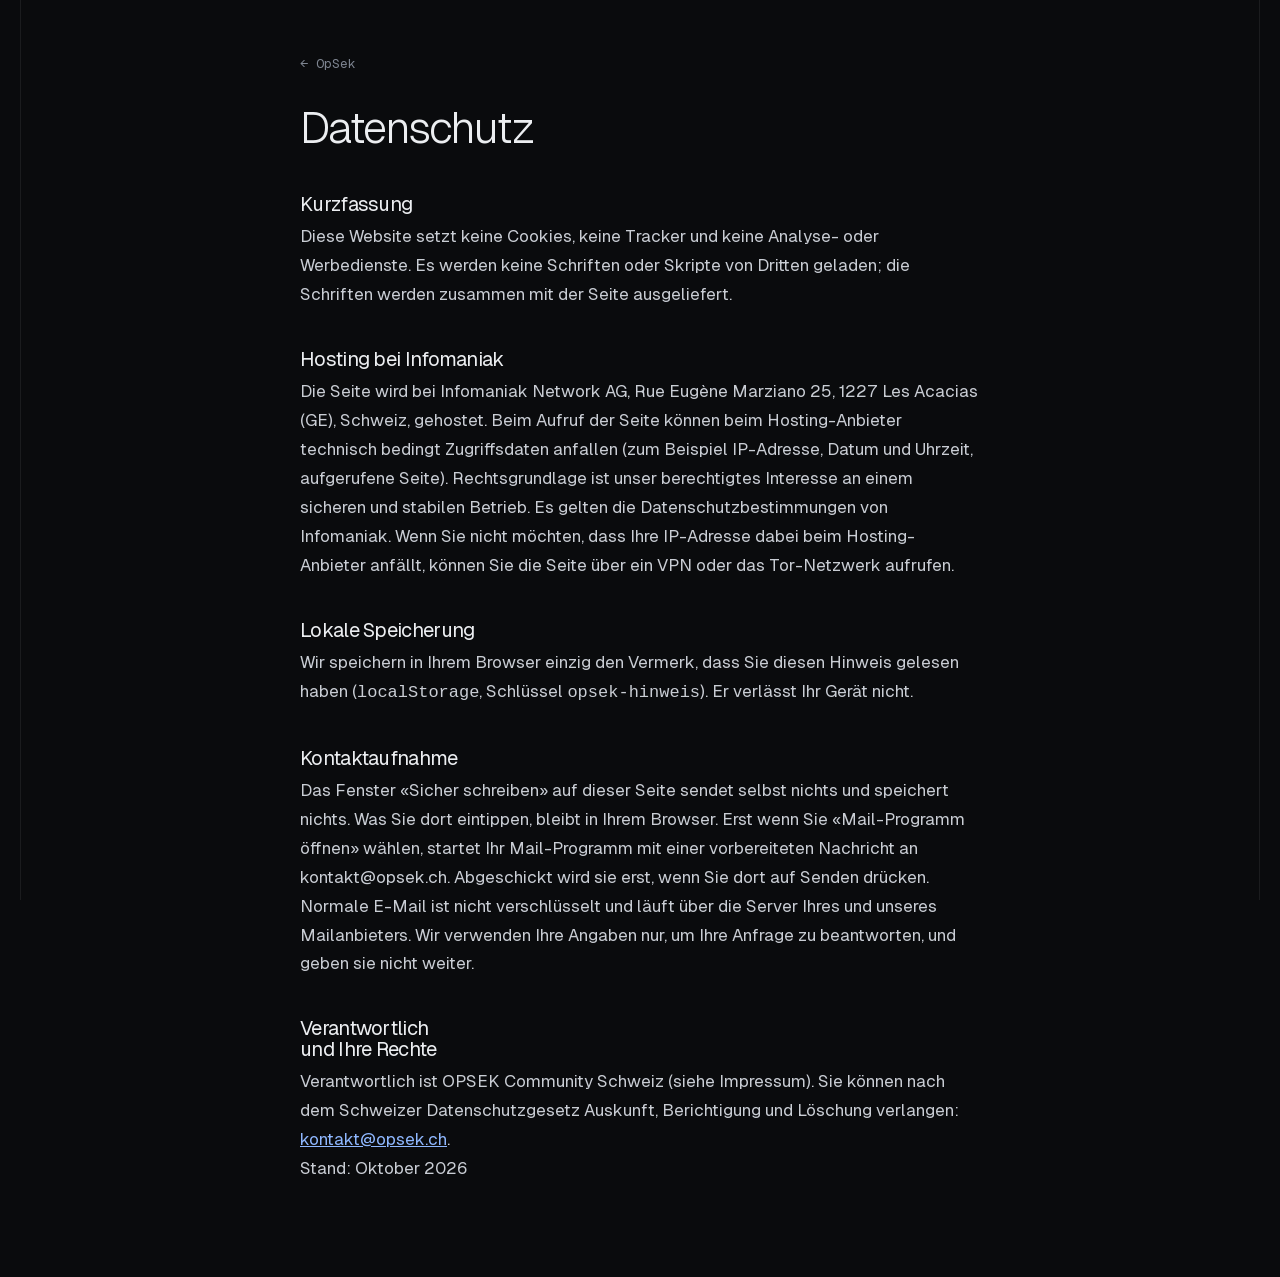
<file: datenschutz.html>
<!doctype html><html lang="de"><head><meta charset="utf-8"><meta http-equiv="Content-Security-Policy" content="default-src 'self'; script-src 'none'; style-src 'self' 'unsafe-inline'; img-src 'self' data:; font-src 'self'; object-src 'none'; base-uri 'none'; form-action 'none'"><meta name="referrer" content="no-referrer"><meta name="viewport" content="width=device-width,initial-scale=1">
<title>Datenschutz – OpSek</title><meta name="robots" content="noindex"><link rel="icon" href="/favicon.ico?v=3" sizes="32x32"><link rel="icon" href="/favicon.svg?v=3" type="image/svg+xml"><link rel="apple-touch-icon" href="/apple-touch-icon.png?v=3"><link rel="manifest" href="/site.webmanifest?v=3">
<link rel="stylesheet" href="css/opsek.css"><style>body{margin:0;background:var(--bg);color:var(--ink);font:17px/1.7 var(--sans)}main{max-width:720px;margin:0 auto;padding:48px 20px 96px}
a{color:var(--acc)}h1{font-size:clamp(30px,6vw,44px);line-height:1.15;margin:.6em 0 .4em}h2{font-size:20px;margin:2em 0 .4em}
.back{font:13px var(--mono);text-decoration:none;color:var(--muted)}.ph{background:var(--acc-soft);padding:0 .3em;border-radius:4px}
p,li{color:#c9cdd4}</style></head><body><main><a class="back" href="index.html">← OpSek</a><h1>Datenschutz</h1><h2>Kurzfassung</h2><p>Diese Website setzt keine Cookies, keine Tracker und keine Analyse- oder Werbedienste. Es werden keine Schriften oder Skripte von Dritten geladen; die Schriften werden zusammen mit der Seite ausgeliefert.</p>
<h2>Hosting bei Infomaniak</h2><p>Die Seite wird bei Infomaniak Network AG, Rue Eugène Marziano 25, 1227 Les Acacias (GE), Schweiz, gehostet. Beim Aufruf der Seite können beim Hosting-Anbieter technisch bedingt Zugriffsdaten anfallen (zum Beispiel IP-Adresse, Datum und Uhrzeit, aufgerufene Seite). Rechtsgrundlage ist unser berechtigtes Interesse an einem sicheren und stabilen Betrieb. Es gelten die Datenschutzbestimmungen von Infomaniak. Wenn Sie nicht möchten, dass Ihre IP-Adresse dabei beim Hosting-Anbieter anfällt, können Sie die Seite über ein VPN oder das Tor-Netzwerk aufrufen.</p>
<h2>Lokale Speicherung</h2><p>Wir speichern in Ihrem Browser einzig den Vermerk, dass Sie diesen Hinweis gelesen haben (<code>localStorage</code>, Schlüssel <code>opsek-hinweis</code>). Er verlässt Ihr Gerät nicht.</p>
<h2>Kontaktaufnahme</h2><p>Das Fenster «Sicher schreiben» auf dieser Seite sendet selbst nichts und speichert nichts. Was Sie dort eintippen, bleibt in Ihrem Browser. Erst wenn Sie «Mail-Programm öffnen» wählen, startet Ihr Mail-Programm mit einer vorbereiteten Nachricht an kontakt@opsek.ch. Abgeschickt wird sie erst, wenn Sie dort auf Senden drücken. Normale E-Mail ist nicht verschlüsselt und läuft über die Server Ihres und unseres Mailanbieters. Wir verwenden Ihre Angaben nur, um Ihre Anfrage zu beantworten, und geben sie nicht weiter.</p>
<h2>Verantwortlich und Ihre Rechte</h2><p>Verantwortlich ist OPSEK Community Schweiz (siehe Impressum). Sie können nach dem Schweizer Datenschutzgesetz Auskunft, Berichtigung und Löschung verlangen: <a href="mailto:kontakt@opsek.ch">kontakt@opsek.ch</a>.</p>
<p>Stand: Oktober 2026</p></main></body></html>
</file>
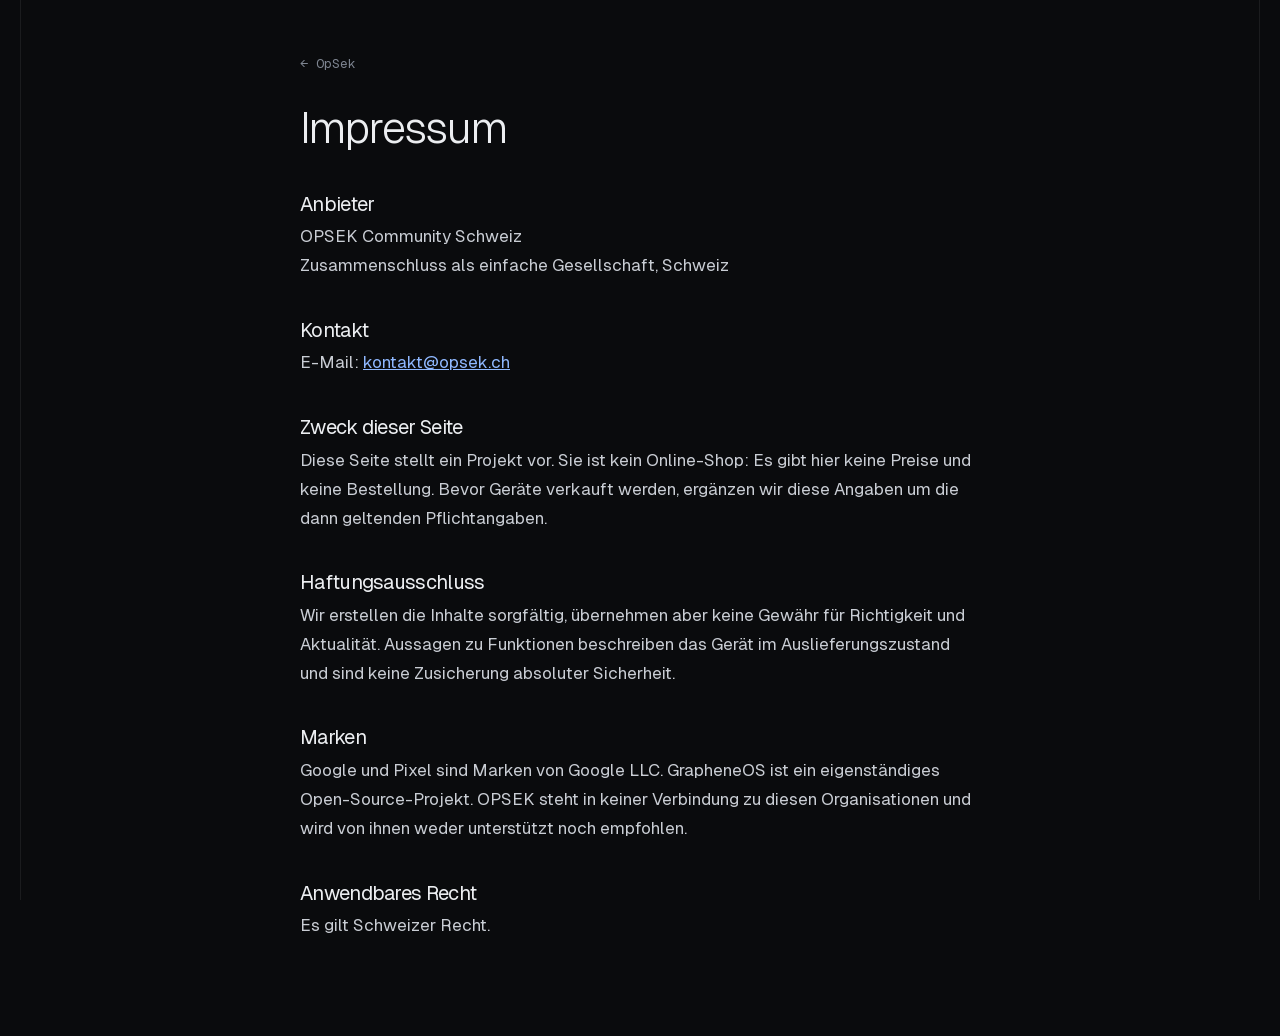
<file: impressum.html>
<!doctype html><html lang="de"><head><meta charset="utf-8"><meta http-equiv="Content-Security-Policy" content="default-src 'self'; script-src 'none'; style-src 'self' 'unsafe-inline'; img-src 'self' data:; font-src 'self'; object-src 'none'; base-uri 'none'; form-action 'none'"><meta name="referrer" content="no-referrer"><meta name="viewport" content="width=device-width,initial-scale=1">
<title>Impressum – OpSek</title><meta name="robots" content="noindex"><link rel="icon" href="/favicon.ico?v=3" sizes="32x32"><link rel="icon" href="/favicon.svg?v=3" type="image/svg+xml"><link rel="apple-touch-icon" href="/apple-touch-icon.png?v=3"><link rel="manifest" href="/site.webmanifest?v=3">
<link rel="stylesheet" href="css/opsek.css"><style>body{margin:0;background:var(--bg);color:var(--ink);font:17px/1.7 var(--sans)}main{max-width:720px;margin:0 auto;padding:48px 20px 96px}
a{color:var(--acc)}h1{font-size:clamp(30px,6vw,44px);line-height:1.15;margin:.6em 0 .4em}h2{font-size:20px;margin:2em 0 .4em}
.back{font:13px var(--mono);text-decoration:none;color:var(--muted)}.ph{background:var(--acc-soft);padding:0 .3em;border-radius:4px}
p,li{color:#c9cdd4}</style></head><body><main><a class="back" href="index.html">← OpSek</a><h1>Impressum</h1><h2>Anbieter</h2><p>OPSEK Community Schweiz<br>Zusammenschluss als einfache Gesellschaft, Schweiz</p>
<h2>Kontakt</h2><p>E-Mail: <a href="mailto:kontakt@opsek.ch">kontakt@opsek.ch</a></p>
<h2>Zweck dieser Seite</h2><p>Diese Seite stellt ein Projekt vor. Sie ist kein Online-Shop: Es gibt hier keine Preise und keine Bestellung. Bevor Geräte verkauft werden, ergänzen wir diese Angaben um die dann geltenden Pflichtangaben.</p>
<h2>Haftungsausschluss</h2><p>Wir erstellen die Inhalte sorgfältig, übernehmen aber keine Gewähr für Richtigkeit und Aktualität. Aussagen zu Funktionen beschreiben das Gerät im Auslieferungszustand und sind keine Zusicherung absoluter Sicherheit.</p>
<h2>Marken</h2><p>Google und Pixel sind Marken von Google LLC. GrapheneOS ist ein eigenständiges Open-Source-Projekt. OPSEK steht in keiner Verbindung zu diesen Organisationen und wird von ihnen weder unterstützt noch empfohlen.</p>
<h2>Anwendbares Recht</h2><p>Es gilt Schweizer Recht.</p></main></body></html>
</file>
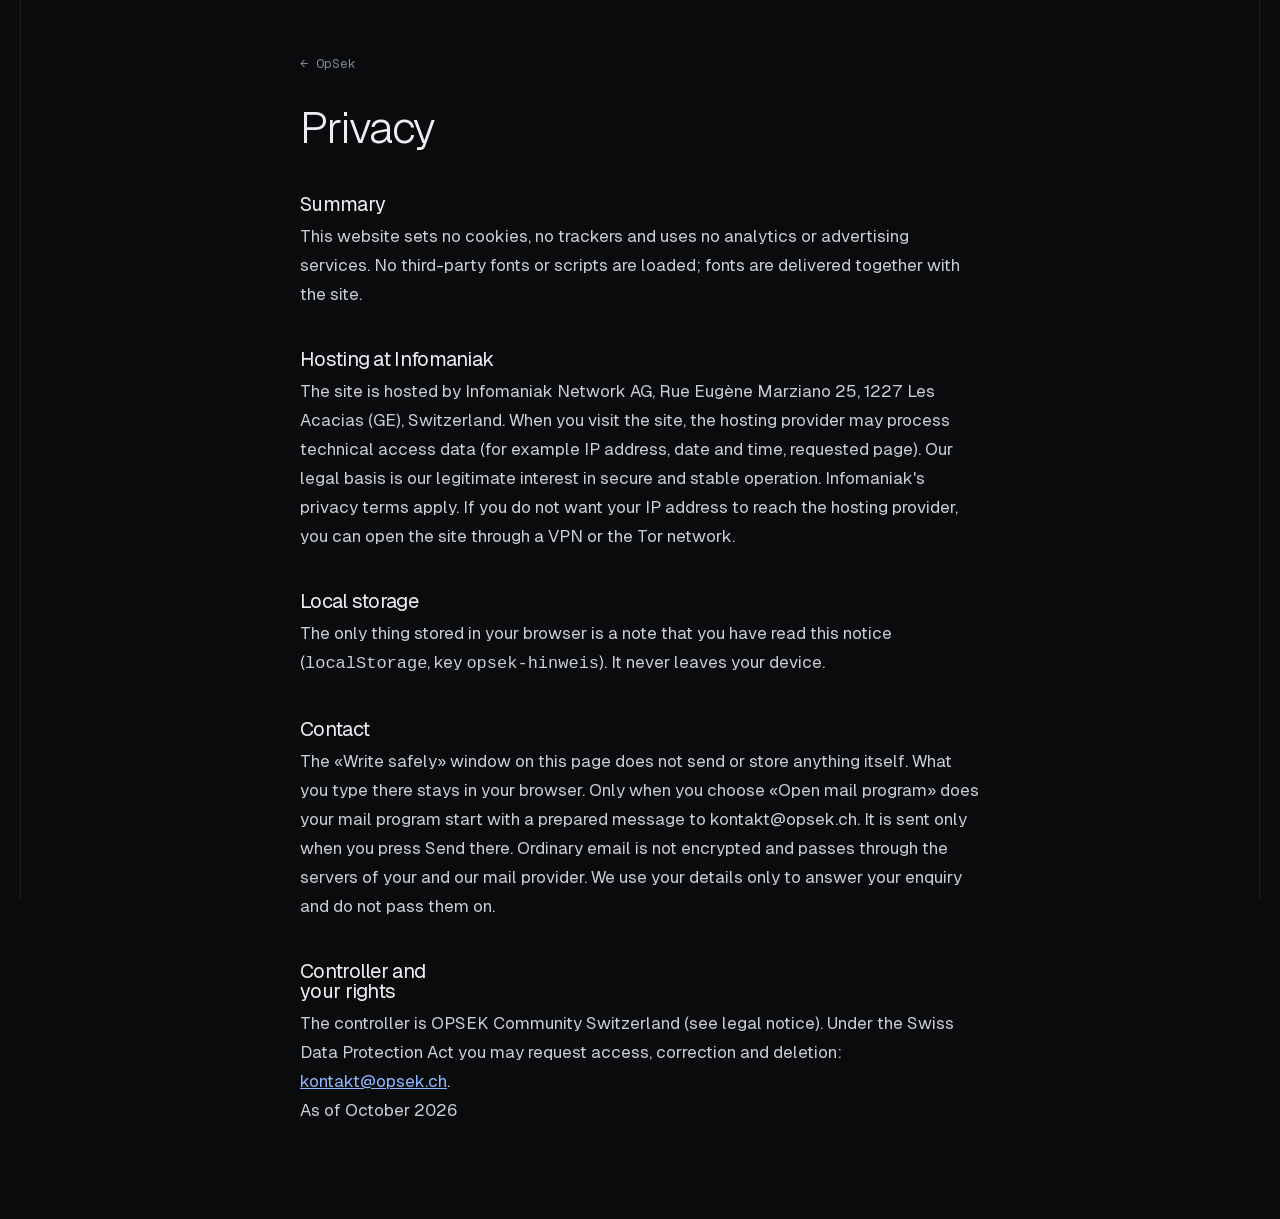
<file: en/datenschutz.html>
<!doctype html><html lang="en"><head><meta charset="utf-8"><meta http-equiv="Content-Security-Policy" content="default-src 'self'; script-src 'none'; style-src 'self' 'unsafe-inline'; img-src 'self' data:; font-src 'self'; object-src 'none'; base-uri 'none'; form-action 'none'"><meta name="referrer" content="no-referrer"><meta name="viewport" content="width=device-width,initial-scale=1">
<title>Privacy – OpSek</title><meta name="robots" content="noindex"><link rel="icon" href="/favicon.ico?v=3" sizes="32x32"><link rel="icon" href="/favicon.svg?v=3" type="image/svg+xml"><link rel="apple-touch-icon" href="/apple-touch-icon.png?v=3"><link rel="manifest" href="/site.webmanifest?v=3">
<link rel="stylesheet" href="../css/opsek.css"><style>body{margin:0;background:var(--bg);color:var(--ink);font:17px/1.7 var(--sans)}main{max-width:720px;margin:0 auto;padding:48px 20px 96px}
a{color:var(--acc)}h1{font-size:clamp(30px,6vw,44px);line-height:1.15;margin:.6em 0 .4em}h2{font-size:20px;margin:2em 0 .4em}
.back{font:13px var(--mono);text-decoration:none;color:var(--muted)}.ph{background:var(--acc-soft);padding:0 .3em;border-radius:4px}
p,li{color:#c9cdd4}</style></head><body><main><a class="back" href="index.html">← OpSek</a><h1>Privacy</h1><h2>Summary</h2><p>This website sets no cookies, no trackers and uses no analytics or advertising services. No third-party fonts or scripts are loaded; fonts are delivered together with the site.</p>
<h2>Hosting at Infomaniak</h2><p>The site is hosted by Infomaniak Network AG, Rue Eugène Marziano 25, 1227 Les Acacias (GE), Switzerland. When you visit the site, the hosting provider may process technical access data (for example IP address, date and time, requested page). Our legal basis is our legitimate interest in secure and stable operation. Infomaniak's privacy terms apply. If you do not want your IP address to reach the hosting provider, you can open the site through a VPN or the Tor network.</p>
<h2>Local storage</h2><p>The only thing stored in your browser is a note that you have read this notice (<code>localStorage</code>, key <code>opsek-hinweis</code>). It never leaves your device.</p>
<h2>Contact</h2><p>The «Write safely» window on this page does not send or store anything itself. What you type there stays in your browser. Only when you choose «Open mail program» does your mail program start with a prepared message to kontakt@opsek.ch. It is sent only when you press Send there. Ordinary email is not encrypted and passes through the servers of your and our mail provider. We use your details only to answer your enquiry and do not pass them on.</p>
<h2>Controller and your rights</h2><p>The controller is OPSEK Community Switzerland (see legal notice). Under the Swiss Data Protection Act you may request access, correction and deletion: <a href="mailto:kontakt@opsek.ch">kontakt@opsek.ch</a>.</p>
<p>As of October 2026</p></main></body></html>
</file>
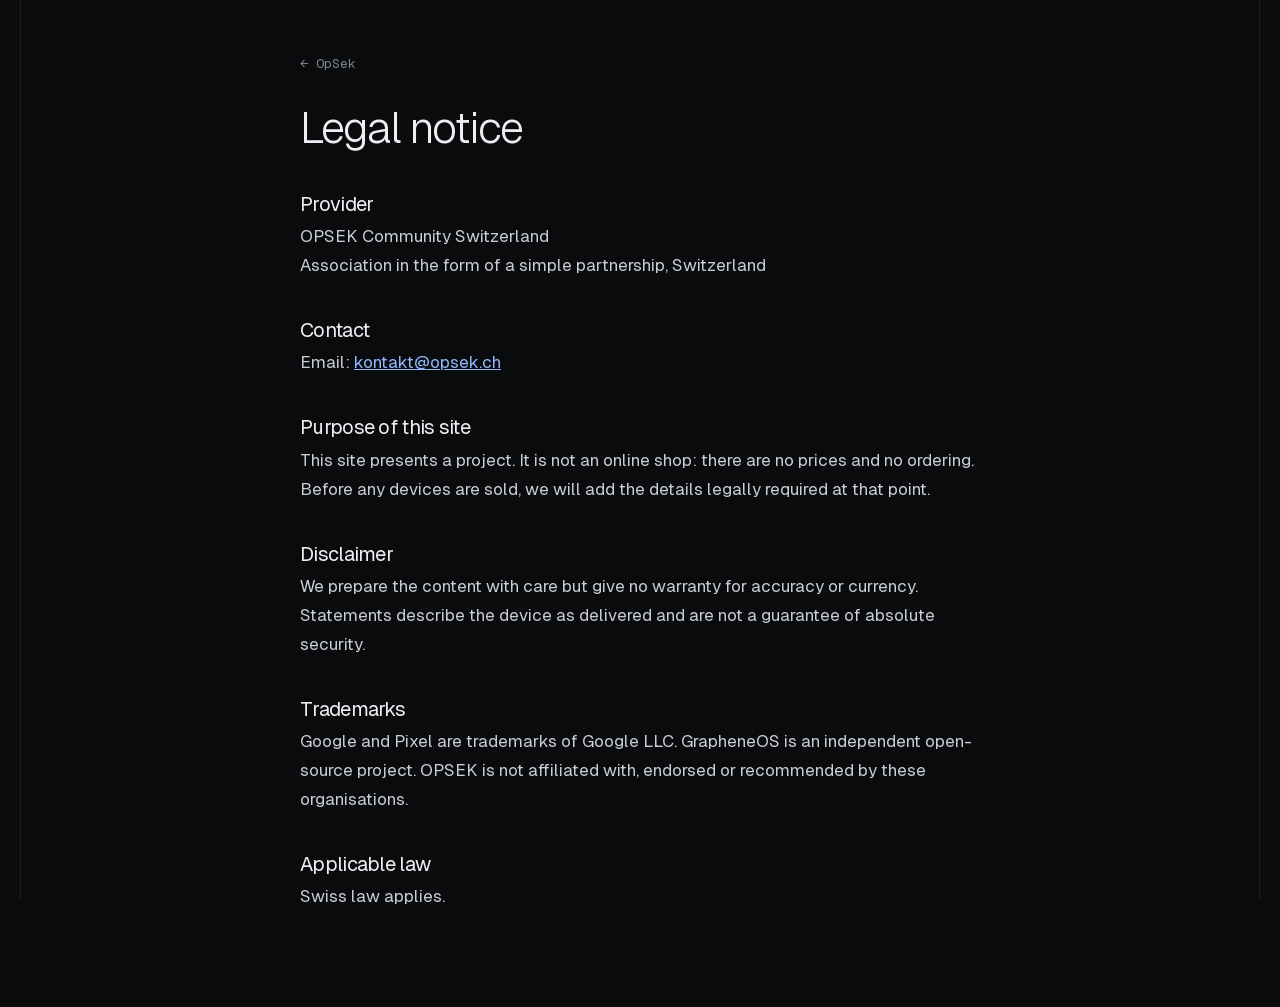
<file: en/impressum.html>
<!doctype html><html lang="en"><head><meta charset="utf-8"><meta http-equiv="Content-Security-Policy" content="default-src 'self'; script-src 'none'; style-src 'self' 'unsafe-inline'; img-src 'self' data:; font-src 'self'; object-src 'none'; base-uri 'none'; form-action 'none'"><meta name="referrer" content="no-referrer"><meta name="viewport" content="width=device-width,initial-scale=1">
<title>Legal notice – OpSek</title><meta name="robots" content="noindex"><link rel="icon" href="/favicon.ico?v=3" sizes="32x32"><link rel="icon" href="/favicon.svg?v=3" type="image/svg+xml"><link rel="apple-touch-icon" href="/apple-touch-icon.png?v=3"><link rel="manifest" href="/site.webmanifest?v=3">
<link rel="stylesheet" href="../css/opsek.css"><style>body{margin:0;background:var(--bg);color:var(--ink);font:17px/1.7 var(--sans)}main{max-width:720px;margin:0 auto;padding:48px 20px 96px}
a{color:var(--acc)}h1{font-size:clamp(30px,6vw,44px);line-height:1.15;margin:.6em 0 .4em}h2{font-size:20px;margin:2em 0 .4em}
.back{font:13px var(--mono);text-decoration:none;color:var(--muted)}.ph{background:var(--acc-soft);padding:0 .3em;border-radius:4px}
p,li{color:#c9cdd4}</style></head><body><main><a class="back" href="index.html">← OpSek</a><h1>Legal notice</h1><h2>Provider</h2><p>OPSEK Community Switzerland<br>Association in the form of a simple partnership, Switzerland</p>
<h2>Contact</h2><p>Email: <a href="mailto:kontakt@opsek.ch">kontakt@opsek.ch</a></p>
<h2>Purpose of this site</h2><p>This site presents a project. It is not an online shop: there are no prices and no ordering. Before any devices are sold, we will add the details legally required at that point.</p>
<h2>Disclaimer</h2><p>We prepare the content with care but give no warranty for accuracy or currency. Statements describe the device as delivered and are not a guarantee of absolute security.</p>
<h2>Trademarks</h2><p>Google and Pixel are trademarks of Google LLC. GrapheneOS is an independent open-source project. OPSEK is not affiliated with, endorsed or recommended by these organisations.</p>
<h2>Applicable law</h2><p>Swiss law applies.</p></main></body></html>
</file>
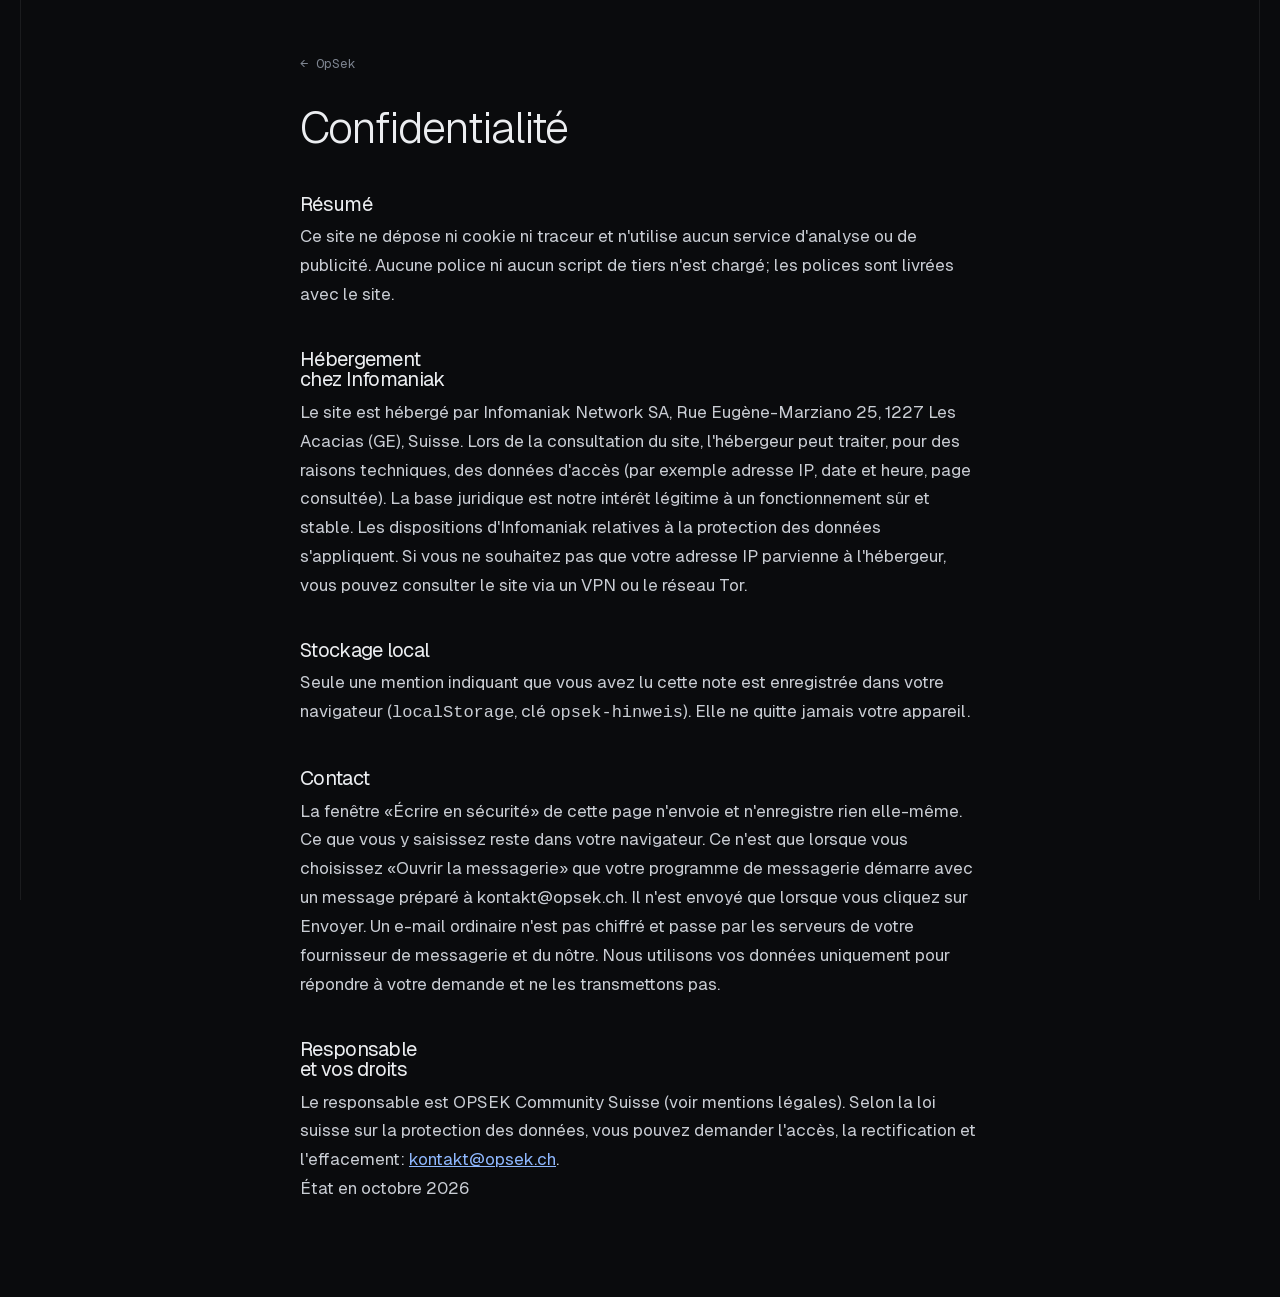
<file: fr/datenschutz.html>
<!doctype html><html lang="fr"><head><meta charset="utf-8"><meta http-equiv="Content-Security-Policy" content="default-src 'self'; script-src 'none'; style-src 'self' 'unsafe-inline'; img-src 'self' data:; font-src 'self'; object-src 'none'; base-uri 'none'; form-action 'none'"><meta name="referrer" content="no-referrer"><meta name="viewport" content="width=device-width,initial-scale=1">
<title>Confidentialité – OpSek</title><meta name="robots" content="noindex"><link rel="icon" href="/favicon.ico?v=3" sizes="32x32"><link rel="icon" href="/favicon.svg?v=3" type="image/svg+xml"><link rel="apple-touch-icon" href="/apple-touch-icon.png?v=3"><link rel="manifest" href="/site.webmanifest?v=3">
<link rel="stylesheet" href="../css/opsek.css"><style>body{margin:0;background:var(--bg);color:var(--ink);font:17px/1.7 var(--sans)}main{max-width:720px;margin:0 auto;padding:48px 20px 96px}
a{color:var(--acc)}h1{font-size:clamp(30px,6vw,44px);line-height:1.15;margin:.6em 0 .4em}h2{font-size:20px;margin:2em 0 .4em}
.back{font:13px var(--mono);text-decoration:none;color:var(--muted)}.ph{background:var(--acc-soft);padding:0 .3em;border-radius:4px}
p,li{color:#c9cdd4}</style></head><body><main><a class="back" href="index.html">← OpSek</a><h1>Confidentialité</h1><h2>Résumé</h2><p>Ce site ne dépose ni cookie ni traceur et n'utilise aucun service d'analyse ou de publicité. Aucune police ni aucun script de tiers n'est chargé; les polices sont livrées avec le site.</p>
<h2>Hébergement chez Infomaniak</h2><p>Le site est hébergé par Infomaniak Network SA, Rue Eugène-Marziano 25, 1227 Les Acacias (GE), Suisse. Lors de la consultation du site, l'hébergeur peut traiter, pour des raisons techniques, des données d'accès (par exemple adresse IP, date et heure, page consultée). La base juridique est notre intérêt légitime à un fonctionnement sûr et stable. Les dispositions d'Infomaniak relatives à la protection des données s'appliquent. Si vous ne souhaitez pas que votre adresse IP parvienne à l'hébergeur, vous pouvez consulter le site via un VPN ou le réseau Tor.</p>
<h2>Stockage local</h2><p>Seule une mention indiquant que vous avez lu cette note est enregistrée dans votre navigateur (<code>localStorage</code>, clé <code>opsek-hinweis</code>). Elle ne quitte jamais votre appareil.</p>
<h2>Contact</h2><p>La fenêtre «Écrire en sécurité» de cette page n'envoie et n'enregistre rien elle-même. Ce que vous y saisissez reste dans votre navigateur. Ce n'est que lorsque vous choisissez «Ouvrir la messagerie» que votre programme de messagerie démarre avec un message préparé à kontakt@opsek.ch. Il n'est envoyé que lorsque vous cliquez sur Envoyer. Un e-mail ordinaire n'est pas chiffré et passe par les serveurs de votre fournisseur de messagerie et du nôtre. Nous utilisons vos données uniquement pour répondre à votre demande et ne les transmettons pas.</p>
<h2>Responsable et vos droits</h2><p>Le responsable est OPSEK Community Suisse (voir mentions légales). Selon la loi suisse sur la protection des données, vous pouvez demander l'accès, la rectification et l'effacement: <a href="mailto:kontakt@opsek.ch">kontakt@opsek.ch</a>.</p>
<p>État en octobre 2026</p></main></body></html>
</file>
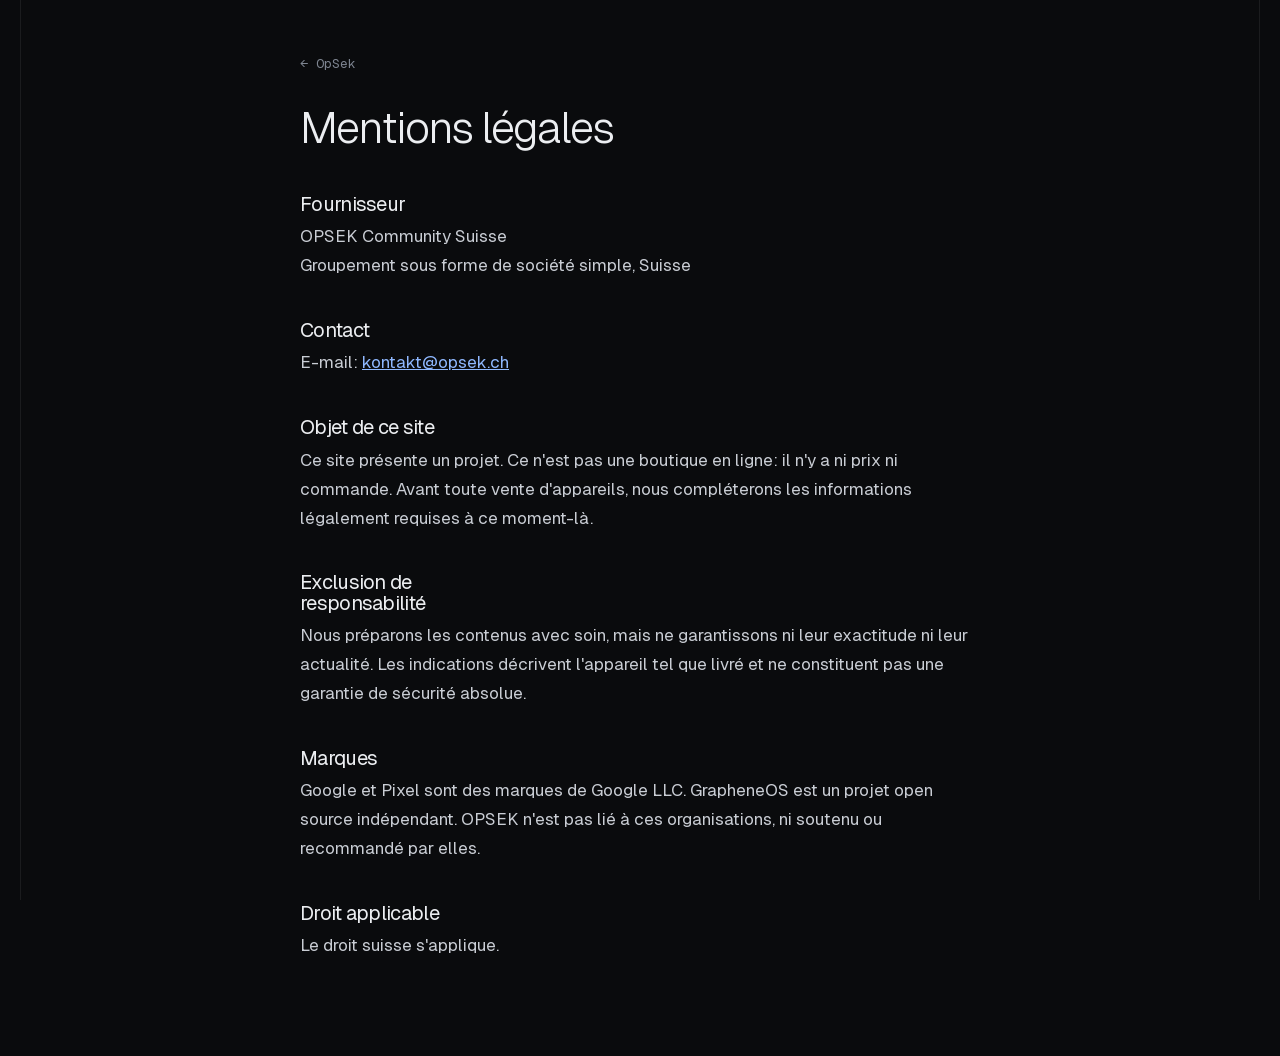
<file: fr/impressum.html>
<!doctype html><html lang="fr"><head><meta charset="utf-8"><meta http-equiv="Content-Security-Policy" content="default-src 'self'; script-src 'none'; style-src 'self' 'unsafe-inline'; img-src 'self' data:; font-src 'self'; object-src 'none'; base-uri 'none'; form-action 'none'"><meta name="referrer" content="no-referrer"><meta name="viewport" content="width=device-width,initial-scale=1">
<title>Mentions légales – OpSek</title><meta name="robots" content="noindex"><link rel="icon" href="/favicon.ico?v=3" sizes="32x32"><link rel="icon" href="/favicon.svg?v=3" type="image/svg+xml"><link rel="apple-touch-icon" href="/apple-touch-icon.png?v=3"><link rel="manifest" href="/site.webmanifest?v=3">
<link rel="stylesheet" href="../css/opsek.css"><style>body{margin:0;background:var(--bg);color:var(--ink);font:17px/1.7 var(--sans)}main{max-width:720px;margin:0 auto;padding:48px 20px 96px}
a{color:var(--acc)}h1{font-size:clamp(30px,6vw,44px);line-height:1.15;margin:.6em 0 .4em}h2{font-size:20px;margin:2em 0 .4em}
.back{font:13px var(--mono);text-decoration:none;color:var(--muted)}.ph{background:var(--acc-soft);padding:0 .3em;border-radius:4px}
p,li{color:#c9cdd4}</style></head><body><main><a class="back" href="index.html">← OpSek</a><h1>Mentions légales</h1><h2>Fournisseur</h2><p>OPSEK Community Suisse<br>Groupement sous forme de société simple, Suisse</p>
<h2>Contact</h2><p>E-mail: <a href="mailto:kontakt@opsek.ch">kontakt@opsek.ch</a></p>
<h2>Objet de ce site</h2><p>Ce site présente un projet. Ce n'est pas une boutique en ligne: il n'y a ni prix ni commande. Avant toute vente d'appareils, nous compléterons les informations légalement requises à ce moment-là.</p>
<h2>Exclusion de responsabilité</h2><p>Nous préparons les contenus avec soin, mais ne garantissons ni leur exactitude ni leur actualité. Les indications décrivent l'appareil tel que livré et ne constituent pas une garantie de sécurité absolue.</p>
<h2>Marques</h2><p>Google et Pixel sont des marques de Google LLC. GrapheneOS est un projet open source indépendant. OPSEK n'est pas lié à ces organisations, ni soutenu ou recommandé par elles.</p>
<h2>Droit applicable</h2><p>Le droit suisse s'applique.</p></main></body></html>
</file>
<file: css/opsek.css>
@font-face {
  font-family: "Geist";
  src: url("../fonts/Geist-Variable.woff2") format("woff2");
  font-weight: 100 900;
  font-display: swap;
}
@font-face {
  font-family: "Geist Mono";
  src: url("../fonts/GeistMono-Variable.woff2") format("woff2");
  font-weight: 100 900;
  font-display: swap;
}
:root {
  --bg: #0a0b0d;
  --bg2: #0e1013;
  --panel: #13161b;
  --panel2: #1a1e24;
  --line: rgba(255, 255, 255, 0.07);
  --line2: rgba(255, 255, 255, 0.12);
  --ink: #eceef1;
  --ink2: #b7bdc7;
  --muted: #7e8591;
  --acc: #8fb8ff;
  --acc-ink: #08152b;
  --acc-soft: rgba(143, 184, 255, 0.12);
  --warn: #e5b567;
  --sans:
    "Geist", ui-sans-serif, system-ui, -apple-system, "Segoe UI", sans-serif;
  --mono: "Geist Mono", ui-monospace, "SF Mono", Menlo, Consolas, monospace;
  --rail: 1320px;
  --gut: 16px;
  --hdr: 64px;
  --r1: 4px;
  --r2: 10px;
  --r3: 18px;
  --ease: cubic-bezier(0.2, 0.7, 0.2, 1);
  color-scheme: dark;
  interpolate-size: allow-keywords;
}
@media (min-width: 760px) {
  :root {
    --gut: 40px;
  }
}
*,
*::before,
*::after {
  box-sizing: border-box;
}
html {
  background: var(--bg);
  scroll-behavior: smooth;
  scroll-padding-top: calc(var(--hdr) + 16px);
}
body {
  margin: 0;
  background: var(--bg);
  color: var(--ink);
  font: 400 17px/1.65 var(--sans);
  -webkit-font-smoothing: antialiased;
  text-rendering: optimizeLegibility;
  overflow-x: clip;
}
img,
svg {
  display: block;
  max-width: 100%;
}
a {
  color: inherit;
}
h1,
h2,
h3,
p,
ol,
ul,
dl,
figure {
  margin: 0;
}
ol,
ul {
  padding: 0;
  list-style: none;
}
button {
  font: inherit;
  color: inherit;
}
:focus-visible {
  outline: 2px solid var(--acc);
  outline-offset: 3px;
  border-radius: var(--r1);
}
.sr {
  position: absolute;
  width: 1px;
  height: 1px;
  overflow: hidden;
  clip: rect(0 0 0 0);
  white-space: nowrap;
}
.skip {
  position: absolute;
  left: -9999px;
  top: 8px;
  z-index: 100;
  background: var(--acc);
  color: var(--acc-ink);
  padding: 8px 14px;
  border-radius: var(--r1);
}
.skip:focus {
  left: 16px;
}
.rail {
  width: 100%;
  max-width: calc(var(--rail) + 2 * var(--gut));
  margin: 0 auto;
  padding-inline: var(--gut);
}
body::before {
  content: "";
  position: fixed;
  inset: 0;
  z-index: 0;
  pointer-events: none;
  background:
    linear-gradient(var(--line), var(--line)) no-repeat
      max(calc(var(--gut) / 2), calc(50% - var(--rail) / 2 - 24px)) 0 / 1px 100%,
    linear-gradient(var(--line), var(--line)) no-repeat
      min(calc(100% - var(--gut) / 2), calc(50% + var(--rail) / 2 + 24px)) 0 /
      1px 100%;
}
main,
.foot,
.hdr {
  position: relative;
  z-index: 1;
}
.mono,
.kicker,
.sh,
.tele,
.hv-cap,
.depth,
.ly-n,
.pl-n,
.pl-t,
.stage-cap,
.st-n,
.meta,
.spec dt,
.num {
  font-family: var(--mono);
}
.kicker {
  display: flex;
  align-items: center;
  gap: 10px;
  font-size: 12px;
  letter-spacing: 0.14em;
  text-transform: uppercase;
  color: var(--acc);
}
.dot {
  width: 7px;
  height: 7px;
  border-radius: 50%;
  background: var(--acc);
  box-shadow: 0 0 0 0 rgba(143, 184, 255, 0.5);
  animation: ping 2.4s ease-out infinite;
}
@keyframes ping {
  0% {
    box-shadow: 0 0 0 0 rgba(143, 184, 255, 0.45);
  }
  70%,
  100% {
    box-shadow: 0 0 0 8px rgba(143, 184, 255, 0);
  }
}
h1 {
  font-weight: 300;
  font-size: clamp(3rem, 7.2vw, 6.6rem);
  line-height: 0.96;
  letter-spacing: -0.045em;
}
h1 em {
  font-style: normal;
  font-weight: 500;
  color: var(--acc);
}
h2 {
  font-weight: 400;
  font-size: clamp(2.2rem, 4.4vw, 4rem);
  line-height: 1.02;
  letter-spacing: -0.035em;
  max-width: 17ch;
  margin-bottom: 24px;
  text-wrap: balance;
}
h3 {
  font-weight: 550;
  font-size: 1.12rem;
  letter-spacing: -0.01em;
  line-height: 1.3;
}
.body {
  color: var(--ink2);
  max-width: 38rem;
}
.body + .body {
  margin-top: 16px;
}
.intro {
  margin-bottom: 48px;
}
.sh {
  display: flex;
  align-items: center;
  gap: 12px;
  margin-bottom: 24px;
  font-size: 12px;
  letter-spacing: 0.14em;
  text-transform: uppercase;
  color: var(--muted);
}
.sh b {
  color: var(--acc);
  font-weight: 500;
}
.sh::after {
  content: "";
  flex: 0 0 40px;
  height: 1px;
  background: var(--line2);
  order: 1;
}
.sh span {
  order: 2;
}
.btn {
  display: inline-flex;
  align-items: center;
  gap: 8px;
  padding: 14px 22px;
  border-radius: var(--r2);
  background: var(--acc);
  color: var(--acc-ink);
  font-weight: 600;
  font-size: 15px;
  text-decoration: none;
  border: 1px solid transparent;
  cursor: pointer;
  transition:
    transform 0.35s var(--ease),
    background 0.2s ease,
    border-color 0.2s ease,
    color 0.2s ease;
  will-change: transform;
}
.btn:hover {
  background: #a7c7ff;
}
.btn-line {
  background: transparent;
  color: var(--ink);
  border-color: var(--line2);
}
.btn-line:hover {
  background: transparent;
  border-color: var(--acc);
  color: var(--acc);
}
.btn-sm {
  padding: 9px 14px;
  font-size: 14px;
  border-radius: 8px;
}
.actions {
  display: flex;
  flex-wrap: wrap;
  gap: 12px;
}
.hdr {
  position: fixed;
  top: 0;
  left: 0;
  right: 0;
  z-index: 40;
  height: var(--hdr);
  background: color-mix(in srgb, var(--bg) 70%, transparent);
  backdrop-filter: blur(18px) saturate(1.3);
  -webkit-backdrop-filter: blur(18px) saturate(1.3);
  border-bottom: 1px solid var(--line);
}
.hdr-in {
  height: 100%;
  display: flex;
  align-items: center;
  gap: 24px;
}
.brand {
  display: inline-flex;
  align-items: center;
  gap: 10px;
  text-decoration: none;
  font-weight: 600;
  font-size: 19px;
  letter-spacing: -0.02em;
}
.brand svg {
  width: 22px;
  height: 22px;
  fill: none;
  stroke: var(--acc);
  stroke-width: 1.6;
  stroke-linecap: round;
}
.nav {
  display: none;
  gap: 4px;
  margin-left: 24px;
}
.nav a {
  padding: 8px 12px;
  border-radius: 8px;
  font-size: 14px;
  color: var(--ink2);
  text-decoration: none;
  transition:
    color 0.2s ease,
    background 0.2s ease;
}
.nav a:hover,
.nav a.on {
  color: var(--ink);
  background: rgba(255, 255, 255, 0.05);
}
@media (min-width: 1240px) {
  .nav {
    display: flex;
  }
}

.hdr .btn-sm {
  margin-left: 0;
}

.progress {
  position: absolute;
  left: 0;
  right: 0;
  bottom: -1px;
  height: 1px;
  overflow: hidden;
}
.progress em {
  display: block;
  height: 100%;
  background: var(--acc);
  transform-origin: left;
  transform: scaleX(var(--p, 0));
}
.hero {
  position: relative;
  padding-top: calc(var(--hdr) + 64px);
}
.hero-grid {
  display: grid;
  gap: 48px;
  align-items: center;
}
@media (min-width: 1000px) {
  .hero-grid {
    grid-template-columns: 5fr 7fr;
    gap: 32px;
    min-height: calc(86vh - var(--hdr));
  }
}
.hero-copy {
  display: grid;
  gap: 28px;
  position: relative;
  z-index: 2;
}
.lead {
  font-size: clamp(1.06rem, 1.4vw, 1.2rem);
  color: var(--ink2);
  max-width: 32rem;
}
h1 .w {
  display: inline-block;
  opacity: 0;
  filter: blur(10px);
  transform: translateY(0.2em);
  transition:
    opacity 0.8s var(--ease),
    filter 0.8s ease,
    transform 0.8s var(--ease);
  transition-delay: calc(var(--i) * 120ms + 150ms);
}
.hero.ready h1 .w {
  opacity: 1;
  filter: none;
  transform: none;
}
.hero .kicker,
.hero .lead,
.hero .actions,
.hero .facts,
.hero .tele,
.hero-visual {
  opacity: 0;
  transform: translateY(16px);
  transition:
    opacity 0.9s ease,
    transform 0.9s var(--ease);
}
.hero.ready .kicker {
  opacity: 1;
  transform: none;
  transition-delay: 0.05s;
}
.hero.ready .lead {
  opacity: 1;
  transform: none;
  transition-delay: 0.6s;
}
.hero.ready .actions {
  opacity: 1;
  transform: none;
  transition-delay: 0.75s;
}
.hero.ready .hero-visual {
  opacity: 1;
  transform: none;
  transition-delay: 0.3s;
  transition-duration: 1.4s;
}
.hero.ready .facts {
  opacity: 1;
  transform: none;
  transition-delay: 0.95s;
}
.hero.ready .tele {
  opacity: 1;
  transform: none;
  transition-delay: 1.1s;
}
.hero-visual {
  position: relative;
}
.hv-frame {
  position: relative;
  aspect-ratio: 3 / 2;
  border-radius: var(--r3);
  overflow: hidden;
  background: #07080a;
}
.hv-frame img {
  width: 100%;
  height: 100%;
  object-fit: cover;
  object-position: 50% 50%;
  transform: scale(calc(1.12 - var(--hp, 0) * 0.08))
    translateY(calc(var(--hp, 0) * 3%));
  transform-origin: 40% 45%;
  -webkit-mask-image: radial-gradient(
    ellipse 80% 82% at 46% 48%,
    #000 60%,
    transparent 100%
  );
  mask-image: radial-gradient(
    ellipse 80% 82% at 46% 48%,
    #000 60%,
    transparent 100%
  );
}
.hv-scan {
  position: absolute;
  left: 0;
  right: 0;
  top: 0;
  height: 1px;
  background: linear-gradient(
    90deg,
    transparent,
    rgba(143, 184, 255, 0.8),
    transparent
  );
  box-shadow: 0 0 18px rgba(143, 184, 255, 0.6);
  animation: scan 7s var(--ease) infinite;
  opacity: 0.7;
}
@keyframes scan {
  0% {
    transform: translateY(0);
    opacity: 0;
  }
  8% {
    opacity: 0.8;
  }
  60% {
    opacity: 0.5;
  }
  70%,
  100% {
    transform: translateY(calc(var(--h, 600px)));
    opacity: 0;
  }
}
.tick {
  position: absolute;
  width: 18px;
  height: 18px;
  border: 0 solid var(--acc);
  opacity: 0.8;
}
.tick.tl {
  left: 14px;
  top: 14px;
  border-width: 1px 0 0 1px;
}
.tick.tr {
  right: 14px;
  top: 14px;
  border-width: 1px 1px 0 0;
}
.tick.bl {
  left: 14px;
  bottom: 14px;
  border-width: 0 0 1px 1px;
}
.tick.br {
  right: 14px;
  bottom: 14px;
  border-width: 0 1px 1px 0;
}
.hv-cap {
  display: flex;
  flex-wrap: wrap;
  gap: 8px 24px;
  margin-top: 14px;
  font-size: 11px;
  letter-spacing: 0.1em;
  text-transform: uppercase;
  color: var(--muted);
}
.hv-cap b {
  color: var(--ink2);
  font-weight: 500;
  font-variant-numeric: tabular-nums;
}
.hv-cap span:last-child {
  margin-left: auto;
}
.loupe {
  --lc: var(--acc);
  position: absolute;
  left: 0;
  top: 0;
  z-index: 4;
  width: 220px;
  height: 220px;
  pointer-events: none;
  opacity: 0;
  transition: opacity 0.25s ease;
  will-change: transform;
}
.loupe.on {
  opacity: 1;
}
.lp-view {
  position: absolute;
  inset: 0;
  border-radius: 50%;
  overflow: hidden;
  background: #07080a;
  box-shadow:
    0 0 0 1px rgba(0, 0, 0, 0.5),
    0 20px 50px rgba(0, 0, 0, 0.55);
}
.lp-inner {
  position: absolute;
  left: 0;
  top: 0;
  transform-origin: 0 0;
  overflow: hidden;
  border-radius: var(--r3);
}
.lp-inner img {
  width: 100%;
  height: 100%;
  object-fit: cover;
  object-position: 50% 50%;
  display: block;
  transform: scale(calc(1.12 - var(--hp, 0) * 0.08))
    translateY(calc(var(--hp, 0) * 3%));
  transform-origin: 40% 45%;
}
.loupe .ring {
  position: absolute;
  inset: 0;
  border-radius: 50%;
  border: 1px solid var(--lc);
}
.loupe .ring2 {
  position: absolute;
  inset: -8px;
  border-radius: 50%;
  border: 1px dashed color-mix(in srgb, var(--lc) 55%, transparent);
  animation: lensSpin 14s linear infinite;
}
.loupe .cross {
  position: absolute;
  inset: 0;
  background:
    linear-gradient(var(--lc), var(--lc)) 50% 0 / 1px 10px no-repeat,
    linear-gradient(var(--lc), var(--lc)) 50% 100% / 1px 10px no-repeat,
    linear-gradient(var(--lc), var(--lc)) 0 50% / 10px 1px no-repeat,
    linear-gradient(var(--lc), var(--lc)) 100% 50% / 10px 1px no-repeat;
  opacity: 0.8;
}
.lp-tag {
  position: absolute;
  left: 50%;
  top: calc(100% - 34px);
  transform: translateX(-50%);
  padding: 3px 9px;
  border-radius: 99px;
  background: var(--bg);
  border: 1px solid color-mix(in srgb, var(--lc) 50%, transparent);
  font: 500 10px/1.2 var(--mono);
  letter-spacing: 0.1em;
  color: var(--lc);
}
.hv-frame.zoom {
  cursor: none;
}
.hv-frame.zoom .hv-scan {
  opacity: 0;
}
.facts {
  display: grid;
  grid-template-columns: repeat(2, minmax(0, 1fr));
  margin-top: 64px;
  border-top: 1px solid var(--line);
}
@media (min-width: 900px) {
  .facts {
    grid-template-columns: repeat(4, minmax(0, 1fr));
  }
}
.facts li {
  display: grid;
  gap: 4px;
  padding: 20px 16px 20px 0;
  border-bottom: 1px solid var(--line);
}
@media (min-width: 900px) {
  .facts li {
    border-bottom: 0;
    padding-right: 24px;
  }
  .facts li + li {
    padding-left: 24px;
    border-left: 1px solid var(--line);
  }
}
.facts b {
  font-weight: 550;
  font-size: 15px;
}
.facts span {
  font-size: 14px;
  color: var(--muted);
}
.tele {
  display: flex;
  flex-wrap: wrap;
  gap: 8px 32px;
  padding-block: 20px 0;
  font-size: 11px;
  letter-spacing: 0.1em;
  text-transform: uppercase;
  color: var(--muted);
}
.tele b {
  color: var(--ink2);
  font-weight: 500;
  margin-left: 6px;
  font-variant-numeric: tabular-nums;
}
.sec {
  padding-block: 96px;
  border-top: 1px solid var(--line);
  position: relative;
}
@media (min-width: 900px) {
  .sec {
    padding-block: 136px;
  }
}
.hero + .sec {
  margin-top: 64px;
}
.split {
  display: grid;
  gap: 48px;
}
@media (min-width: 980px) {
  .split {
    grid-template-columns: 1fr 1fr;
    gap: 80px;
    align-items: start;
  }
}
.rv {
  clip-path: inset(0 0 100% 0);
  transform: translateY(24px);
  transition:
    clip-path 1s var(--ease),
    transform 1s var(--ease);
}
.rv.in {
  clip-path: inset(-40px -40px -40px -40px);
  transform: none;
}
.no-js .rv {
  clip-path: none;
  transform: none;
}
[data-decrypt] {
  font-variant-ligatures: none;
}
@property --r {
  syntax: "<length>";
  inherits: true;
  initial-value: 110px;
}
.vault {
  display: grid;
  gap: 12px;
}
.persp {
  display: grid;
  grid-template-columns: repeat(3, minmax(0, 1fr));
  gap: 6px;
}
.persp button {
  all: unset;
  cursor: pointer;
  display: grid;
  gap: 2px;
  padding: 10px 12px;
  border-radius: var(--r2);
  border: 1px solid var(--line);
  background: var(--panel);
  font-weight: 550;
  font-size: 14px;
  color: var(--ink2);
  transition:
    border-color 0.25s ease,
    color 0.25s ease,
    background 0.25s ease;
}
.persp button i {
  font: 400 10.5px/1.3 var(--mono);
  letter-spacing: 0.06em;
  text-transform: uppercase;
  color: var(--muted);
  font-style: normal;
}
.persp button:hover {
  border-color: var(--line2);
  color: var(--ink);
}
.persp button[aria-checked="true"] {
  border-color: var(--acc);
  background: var(--acc-soft);
  color: var(--acc);
}
.persp button[data-v="anbieter"][aria-checked="true"] {
  border-color: var(--warn);
  background: rgba(229, 181, 103, 0.08);
  color: var(--warn);
}
.persp button[data-v="gesperrt"][aria-checked="true"] {
  border-color: var(--ink2);
  background: rgba(255, 255, 255, 0.04);
  color: var(--ink);
}
.persp button:focus-visible {
  outline: 2px solid var(--acc);
  outline-offset: 2px;
}
.lamp {
  --mx: 50%;
  --my: 50%;
  --r: min(156px, 36vw);
  --lc: var(--acc);
  position: relative;
  border-radius: var(--r3);
  background: var(--panel);
  border: 1px solid var(--line);
  overflow: hidden;
  min-height: 440px;
  display: grid;
  grid-template-rows: auto 1fr auto;
  transition:
    --r 0.5s var(--ease),
    border-color 0.4s ease;
  touch-action: manipulation;
}
.lamp[data-view="anbieter"] {
  --lc: var(--warn);
}
.lamp[data-view="gesperrt"] {
  --r: 0px;
}
.lamp.active {
  cursor: none;
}
.lamp-head {
  position: relative;
  z-index: 3;
  display: flex;
  justify-content: space-between;
  gap: 12px;
  padding: 14px 20px;
  border-bottom: 1px solid var(--line);
  font: 500 10.5px/1.3 var(--mono);
  letter-spacing: 0.12em;
  text-transform: uppercase;
  color: var(--muted);
  background: color-mix(in srgb, var(--panel) 92%, transparent);
}
.lh-state {
  color: var(--lc);
  transition: color 0.3s ease;
}
@media (max-width: 520px) {
  .lamp-head span:first-child {
    display: none;
  }
  .lamp-head {
    justify-content: flex-end;
  }
  .persp button i {
    font-size: 9.5px;
  }
}
.lamp[data-view="gesperrt"] .lh-state {
  color: var(--ink2);
}
.lamp-cipher {
  position: absolute;
  inset: 0;
  padding: 60px 20px 20px;
  font: 400 13px/1.9 var(--mono);
  color: rgba(183, 189, 199, 0.32);
  word-break: break-all;
  overflow: hidden;
  letter-spacing: 0.04em;
  user-select: none;
  transition:
    opacity 0.5s ease,
    color 0.5s ease;
}
.lamp[data-view="gesperrt"] .lamp-cipher {
  opacity: 0.16;
  filter: blur(1.5px);
}
.lamp-layer {
  position: absolute;
  inset: 0;
  display: grid;
  place-items: center;
  padding: 64px 32px 72px;
  opacity: 0;
  transition: opacity 0.35s ease;
  clip-path: circle(var(--r) at var(--mx) var(--my));
}
.lamp-plain {
  background: radial-gradient(
    circle at var(--mx) var(--my),
    rgba(143, 184, 255, 0.12),
    var(--panel2) 55%
  );
}
.lamp-prov {
  background: radial-gradient(
    circle at var(--mx) var(--my),
    rgba(229, 181, 103, 0.1),
    var(--panel2) 55%
  );
}
.lamp[data-view="du"] .lamp-plain,
.lamp[data-view="anbieter"] .lamp-prov {
  opacity: 1;
}
.msg {
  max-width: 17rem;
  display: grid;
  gap: 10px;
  text-align: center;
  justify-items: center;
}
.msg-meta {
  display: flex;
  flex-wrap: wrap;
  justify-content: center;
  gap: 4px 14px;
  font: 500 10.5px/1.3 var(--mono);
  letter-spacing: 0.12em;
  text-transform: uppercase;
  color: var(--acc);
}
.msg-text {
  font-size: clamp(1.1rem, 1.6vw, 1.3rem);
  line-height: 1.4;
  letter-spacing: -0.015em;
  color: var(--ink);
}
.prov {
  display: grid;
  gap: 0;
  width: min(15rem, 100%);
  text-align: center;
}
.prov div {
  display: grid;
  gap: 2px;
  padding: 9px 0;
  border-bottom: 1px solid rgba(229, 181, 103, 0.18);
}
.prov div:last-child {
  border-bottom: 0;
}
.prov dt {
  font: 500 10.5px/1.6 var(--mono);
  letter-spacing: 0.12em;
  text-transform: uppercase;
  color: var(--warn);
}
.prov dd {
  margin: 0;
  font-size: 15px;
  color: var(--ink);
}
.lamp-lock {
  position: absolute;
  inset: 0;
  z-index: 2;
  background: radial-gradient(
    ellipse 60% 55% at 50% 50%,
    var(--panel) 40%,
    transparent 100%
  );
  display: grid;
  place-items: center;
  align-content: center;
  gap: 16px;
  padding: 32px;
  text-align: center;
  opacity: 0;
  transform: scale(0.96);
  transition:
    opacity 0.45s ease,
    transform 0.45s var(--ease);
  pointer-events: none;
}
.lamp-lock svg {
  width: 44px;
  height: 44px;
  fill: none;
  stroke: var(--ink);
  stroke-width: 1.4;
  stroke-linecap: round;
}
.lamp-lock p {
  display: grid;
  gap: 6px;
  max-width: 24rem;
  color: var(--ink2);
  font-size: 15px;
}
.lamp-lock b {
  font: 500 11px/1.3 var(--mono);
  letter-spacing: 0.14em;
  text-transform: uppercase;
  color: var(--ink);
}
.lamp[data-view="gesperrt"] .lamp-lock {
  opacity: 1;
  transform: none;
}
.lamp .lens {
  position: absolute;
  left: var(--mx);
  top: var(--my);
  z-index: 2;
  width: calc(var(--r) * 2);
  height: calc(var(--r) * 2);
  transform: translate(-50%, -50%);
  pointer-events: none;
  transition: opacity 0.4s ease;
}
.lamp[data-view="gesperrt"] .lens {
  opacity: 0;
}
.lamp .lens .ring {
  position: absolute;
  inset: 0;
  border-radius: 50%;
  border: 1px solid var(--lc);
  box-shadow:
    0 0 0 1px rgba(0, 0, 0, 0.4),
    0 0 30px color-mix(in srgb, var(--lc) 25%, transparent);
  transition: border-color 0.3s ease;
}
.lamp .lens .ring2 {
  position: absolute;
  inset: -8px;
  border-radius: 50%;
  border: 1px dashed color-mix(in srgb, var(--lc) 55%, transparent);
  animation: lensSpin 14s linear infinite;
}
@keyframes lensSpin {
  to {
    transform: rotate(360deg);
  }
}
.lamp .lens .cross {
  position: absolute;
  inset: 0;
  background:
    linear-gradient(var(--lc), var(--lc)) 50% 0 / 1px 10px no-repeat,
    linear-gradient(var(--lc), var(--lc)) 50% 100% / 1px 10px no-repeat,
    linear-gradient(var(--lc), var(--lc)) 0 50% / 10px 1px no-repeat,
    linear-gradient(var(--lc), var(--lc)) 100% 50% / 10px 1px no-repeat;
  opacity: 0.8;
}
.lens-key {
  position: absolute;
  left: 50%;
  top: calc(100% - 40px);
  transform: translateX(-50%);
  white-space: nowrap;
  padding: 4px 10px;
  border-radius: 99px;
  background: var(--bg);
  border: 1px solid color-mix(in srgb, var(--lc) 50%, transparent);
  font: 500 10.5px/1.2 var(--mono);
  letter-spacing: 0.1em;
  text-transform: uppercase;
  color: var(--lc);
  font-variant-numeric: tabular-nums;
}
.lamp-hint {
  position: relative;
  z-index: 3;
  grid-row: 3;
  margin: 0;
  padding: 14px 20px;
  font-size: 13px;
  color: var(--muted);
  border-top: 1px solid var(--line);
  background: color-mix(in srgb, var(--panel) 92%, transparent);
}
.hint-touch {
  display: none;
}
@media (hover: none) {
  .hint-fine {
    display: none;
  }
  .hint-touch {
    display: inline;
  }
}
#bekommst .rail {
  display: grid;
  gap: 0;
}
@media (min-width: 980px) {
  #bekommst .rail {
    grid-template-columns: 7fr 5fr;
    column-gap: 80px;
  }
  #bekommst .sh,
  #bekommst h2 {
    grid-column: 1 / -1;
  }
  .get {
    grid-column: 1;
  }
  .protocol {
    grid-column: 2;
    grid-row: 3;
    align-self: start;
  }
}
.get {
  display: grid;
  gap: 0;
  counter-reset: g;
}
.get li {
  display: grid;
  grid-template-columns: 56px 1fr;
  column-gap: 16px;
  padding: 28px 0;
  border-top: 1px solid var(--line);
}
.get li:last-child {
  border-bottom: 1px solid var(--line);
}
.get .num {
  grid-row: span 2;
  font-size: 28px;
  font-weight: 300;
  color: var(--acc);
  line-height: 1;
}
.get p {
  color: var(--ink2);
  margin-top: 8px;
}

.layers-grid {
  display: grid;
  position: relative;
}
@media (min-width: 980px) {
  .layers-grid {
    grid-template-columns: 6fr 5fr;
    gap: 48px;
  }
}
.stage {
  position: sticky;
  top: var(--hdr);
  z-index: 2;
  height: 42vh;
  display: grid;
  place-items: center;
  background: var(--bg);
}
.stage::after {
  content: "";
  position: absolute;
  left: 0;
  right: 0;
  top: 100%;
  height: 48px;
  background: linear-gradient(var(--bg), transparent);
  pointer-events: none;
}
@media (min-width: 980px) {
  .stage::after {
    display: none;
  }
}
@media (min-width: 980px) {
  .stage {
    top: calc(var(--hdr) + 4vh);
    height: calc(92vh - var(--hdr));
    background: none;
  }
}
.scene {
  perspective: 1800px;
  width: 100%;
  height: 100%;
  display: grid;
  place-items: center;
}
.stack {
  --gap: 16px;
  position: relative;
  width: 210px;
  height: 210px;
  transform-style: preserve-3d;
  transform: rotateX(var(--rx, 58deg)) rotateZ(var(--rz, -38deg));
  transition: transform 0.9s var(--ease);
}
.phone {
  position: absolute;
  left: -34px;
  top: -150px;
  width: 278px;
  height: 520px;
  border-radius: 44px;
  background: linear-gradient(160deg, #1b1f26, #101317);
  border: 1px solid var(--line2);
  transform: translateZ(-34px);
  transform-style: preserve-3d;
}
.phone::before {
  content: "";
  position: absolute;
  inset: 8px;
  border-radius: 37px;
  border: 1px solid rgba(255, 255, 255, 0.04);
}
.cambar {
  position: absolute;
  left: 22px;
  right: 22px;
  top: 34px;
  height: 40px;
  border-radius: 20px;
  background: linear-gradient(90deg, #0b0d10, #191d23);
  border: 1px solid rgba(255, 255, 255, 0.08);
}
.cambar::before,
.cambar::after {
  content: "";
  position: absolute;
  top: 9px;
  width: 20px;
  height: 20px;
  border-radius: 50%;
  background: radial-gradient(circle at 40% 40%, #2a3a55, #07090c 60%);
  border: 1px solid rgba(255, 255, 255, 0.1);
}
.cambar::before {
  left: 22px;
}
.cambar::after {
  left: 52px;
}
.phone .glow {
  position: absolute;
  left: 50%;
  top: 58%;
  width: 260px;
  height: 260px;
  margin: -130px 0 0 -130px;
  border-radius: 50%;
  background: radial-gradient(
    circle,
    rgba(143, 184, 255, 0.22),
    transparent 65%
  );
  filter: blur(10px);
}
.plate {
  position: absolute;
  inset: 0;
  display: grid;
  grid-template-rows: auto 1fr auto;
  padding: 16px;
  border-radius: 16px;
  transform-style: preserve-3d;
  background: linear-gradient(
    135deg,
    rgba(143, 184, 255, 0.14),
    rgba(20, 25, 32, 0.92)
  );
  border: 1px solid rgba(143, 184, 255, 0.4);
  transform: translateZ(calc(var(--i) * var(--gap) + var(--lift, 0px)));
  transition:
    transform 0.7s var(--ease),
    opacity 0.5s ease,
    background 0.5s ease,
    border-color 0.5s ease,
    box-shadow 0.6s ease;
}
.plate::before {
  content: "";
  position: absolute;
  inset: -1px;
  border-radius: 16px;
  background: #0b0e12;
  border: 1px solid rgba(143, 184, 255, 0.12);
  transform: translateZ(-7px);
}
.plate svg {
  position: absolute;
  right: 16px;
  top: 16px;
  width: 26px;
  height: 26px;
  fill: none;
  stroke: var(--acc);
  stroke-width: 1.5;
  stroke-linecap: round;
  stroke-linejoin: round;
  opacity: 0.8;
}
.pl-n {
  font-size: 11px;
  color: var(--acc);
  letter-spacing: 0.1em;
}
.pl-t {
  grid-row: 3;
  font-size: 12px;
  letter-spacing: 0.06em;
  text-transform: uppercase;
  color: var(--ink2);
  opacity: 0.85;
}
.plate.chip {
  inset: 30px;
  background:
    repeating-linear-gradient(
      0deg,
      rgba(143, 184, 255, 0.06) 0 1px,
      transparent 1px 10px
    ),
    repeating-linear-gradient(
      90deg,
      rgba(143, 184, 255, 0.06) 0 1px,
      transparent 1px 10px
    ),
    linear-gradient(135deg, rgba(143, 184, 255, 0.12), rgba(14, 18, 24, 0.95));
  padding: 12px;
}
.plate.chip .pl-t {
  font-size: 10px;
}
.plate.chip svg {
  width: 20px;
  height: 20px;
  right: 12px;
  top: 12px;
}
.stack.has-on .plate:not(.on) {
  opacity: 0.72;
}
.plate.on {
  --lift: 34px;
  opacity: 1;
  border-color: var(--acc);
  background: linear-gradient(
    135deg,
    rgba(143, 184, 255, 0.3),
    rgba(18, 26, 40, 0.95)
  );
  box-shadow:
    0 0 0 1px rgba(143, 184, 255, 0.35),
    0 0 60px rgba(143, 184, 255, 0.28);
}
.plate.on .pl-t {
  color: var(--ink);
}
.stage-cap {
  position: absolute;
  left: 0;
  right: 0;
  bottom: 16px;
  display: flex;
  justify-content: center;
  gap: 12px;
  font-size: 11px;
  letter-spacing: 0.12em;
  text-transform: uppercase;
  color: var(--muted);
}
.stage-cap b {
  color: var(--ink);
  font-weight: 500;
}
@media (max-width: 979px) {
  .stage-cap {
    bottom: 4px;
  }
}
.layer {
  min-height: 72vh;
  display: flex;
  flex-direction: column;
  justify-content: center;
  gap: 16px;
  padding-block: 48px;
  opacity: 0.28;
  transition: opacity 0.6s ease;
}
.layer.on {
  opacity: 1;
}
@media (min-width: 980px) {
  .layer {
    min-height: 86vh;
  }
  .layer:first-child {
    min-height: 70vh;
    justify-content: start;
    padding-top: 20vh;
  }
}
.ly-n {
  font-size: 12px;
  letter-spacing: 0.14em;
  text-transform: uppercase;
  color: var(--acc);
}
.layer h3 {
  font-size: clamp(1.7rem, 2.8vw, 2.4rem);
  font-weight: 400;
  letter-spacing: -0.03em;
}
.layer > p:not(.ly-n):not(.limit) {
  color: var(--ink2);
  max-width: 34rem;
}
.limit {
  display: grid;
  gap: 4px;
  padding: 12px 16px;
  border-left: 2px solid var(--warn);
  background: rgba(229, 181, 103, 0.05);
  border-radius: 0 var(--r2) var(--r2) 0;
  font-size: 15px;
  color: var(--ink2);
  max-width: 34rem;
}
.limit b {
  font: 500 11px/1.4 var(--mono);
  letter-spacing: 0.12em;
  text-transform: uppercase;
  color: var(--warn);
}
.prof {
  display: grid;
  grid-template-columns: repeat(3, minmax(0, 1fr));
  gap: 8px;
  max-width: 34rem;
}
.prof button {
  all: unset;
  cursor: pointer;
  display: grid;
  gap: 2px;
  padding: 12px;
  border-radius: var(--r2);
  background: var(--panel);
  border: 1px solid var(--line);
  font-weight: 550;
  font-size: 14px;
  transition:
    border-color 0.25s ease,
    background 0.25s ease,
    opacity 0.25s ease;
  opacity: 0.6;
}
.prof button i {
  font: 400 11px/1.3 var(--mono);
  color: var(--muted);
  font-style: normal;
}
.prof button.on {
  opacity: 1;
  border-color: var(--acc);
  background: var(--acc-soft);
  color: var(--acc);
}
.prof button:focus-visible {
  outline: 2px solid var(--acc);
  outline-offset: 2px;
}
.prof-st {
  grid-column: 1 / -1;
  font: 400 11px/1.5 var(--mono);
  letter-spacing: 0.08em;
  text-transform: uppercase;
  color: var(--muted);
}
.tier {
  display: grid;
  gap: 32px;
  padding: 32px;
  border-radius: var(--r3);
  background: var(--panel);
  border: 1px solid var(--line);
  transition:
    border-color 0.5s ease,
    background 0.5s ease;
}
@media (min-width: 900px) {
  .tier {
    padding: 48px;
  }
}
.tier[data-tier="gold"] {
  border-color: rgba(229, 181, 103, 0.35);
  background: linear-gradient(
    160deg,
    rgba(229, 181, 103, 0.05),
    var(--panel) 40%
  );
}
.seg {
  position: relative;
  display: inline-grid;
  grid-template-columns: 1fr 1fr;
  justify-self: start;
  padding: 4px;
  border-radius: 12px;
  background: var(--bg2);
  border: 1px solid var(--line);
}
.seg button {
  all: unset;
  position: relative;
  z-index: 1;
  cursor: pointer;
  padding: 10px 28px;
  font-weight: 600;
  font-size: 15px;
  text-align: center;
  color: var(--muted);
  transition: color 0.3s ease;
}
.seg button[aria-checked="true"] {
  color: var(--acc-ink);
}
.seg button:focus-visible {
  outline: 2px solid var(--acc);
  outline-offset: 2px;
  border-radius: 8px;
}
.seg-bg {
  position: absolute;
  top: 4px;
  bottom: 4px;
  left: 4px;
  width: calc(50% - 4px);
  border-radius: 9px;
  background: var(--acc);
  transition:
    transform 0.45s var(--ease),
    background 0.45s ease;
}
.tier[data-tier="gold"] .seg-bg {
  transform: translateX(100%);
  background: var(--warn);
}
.tier-for {
  font-size: 1.2rem;
  letter-spacing: -0.01em;
}
.feat {
  display: grid;
  gap: 0;
  margin: 8px 0 32px;
}
@media (min-width: 900px) {
  .feat {
    grid-template-columns: 1fr 1fr;
    column-gap: 48px;
  }
}
.feat li {
  position: relative;
  display: flex;
  align-items: baseline;
  gap: 12px;
  padding: 12px 0;
  border-top: 1px solid var(--line);
  color: var(--ink2);
  font-size: 15px;
  transition:
    opacity 0.4s ease,
    color 0.4s ease;
}
.feat li::before {
  content: "";
  flex: none;
  width: 14px;
  height: 8px;
  border-left: 1.5px solid var(--acc);
  border-bottom: 1.5px solid var(--acc);
  transform: rotate(-45deg) translateY(-3px);
  transition: border-color 0.4s ease;
}
.feat li.g {
  opacity: 0.38;
}
.feat li.g::after {
  content: attr(data-only);
  margin-left: auto;
  font: 500 10px/1 var(--mono);
  letter-spacing: 0.12em;
  text-transform: uppercase;
  color: var(--warn);
}
.tier[data-tier="gold"] .feat li.g {
  opacity: 1;
  color: var(--ink);
}
.tier[data-tier="gold"] .feat li.g::before {
  border-color: var(--warn);
}
.tier[data-tier="gold"] .feat li.g::after {
  content: "";
}
.tier[data-tier="gold"] .btn {
  background: var(--warn);
  color: #2a1b04;
}
.which {
  margin-top: 48px;
  max-width: 46rem;
}
.which h3 {
  margin-bottom: 12px;
}
.which p {
  color: var(--ink2);
}
.steps {
  position: relative;
  display: grid;
  gap: 32px;
  margin-top: 24px;
}
@media (min-width: 980px) {
  .steps {
    grid-template-columns: repeat(5, minmax(0, 1fr));
    gap: 24px;
  }
}
.steps li {
  position: relative;
  display: grid;
  gap: 8px;
  align-content: start;
  padding-left: 56px;
}
@media (min-width: 980px) {
  .steps li {
    padding-left: 0;
    padding-top: 64px;
  }
}
.st-n {
  position: absolute;
  left: 0;
  top: 0;
  z-index: 1;
  width: 40px;
  height: 40px;
  display: grid;
  place-items: center;
  border-radius: 50%;
  background: var(--bg);
  border: 1px solid var(--line2);
  font-size: 14px;
  color: var(--muted);
  transition:
    border-color 0.4s ease,
    color 0.4s ease,
    background 0.4s ease;
}
.steps li.done .st-n {
  border-color: var(--acc);
  color: var(--acc-ink);
  background: var(--acc);
}
.steps li p {
  color: var(--ink2);
  font-size: 15px;
}
.steps::before,
.steps::after {
  content: "";
  position: absolute;
  left: 19px;
  top: 20px;
  bottom: 20px;
  width: 1px;
  background: var(--line2);
  pointer-events: none;
}
.steps::after {
  background: var(--acc);
  transform-origin: top;
  transform: scaleY(var(--sp, 0));
}
@media (min-width: 980px) {
  .steps::before,
  .steps::after {
    left: 20px;
    right: 20px;
    top: 20px;
    bottom: auto;
    width: auto;
    height: 1px;
  }
  .steps::after {
    transform-origin: left;
    transform: scaleX(var(--sp, 0));
  }
}
.limits {
  display: grid;
  gap: 16px;
}
@media (min-width: 760px) {
  .limits {
    grid-template-columns: repeat(2, minmax(0, 1fr));
  }
}
@media (min-width: 1100px) {
  .limits {
    grid-template-columns: repeat(4, minmax(0, 1fr));
  }
}
.limits li {
  display: grid;
  gap: 10px;
  align-content: start;
  padding: 24px;
  border-radius: var(--r3);
  background: var(--panel);
  border: 1px solid var(--line);
  border-top: 2px solid var(--warn);
}
.limits p {
  color: var(--ink2);
  font-size: 15px;
}
.who {
  display: grid;
}
@media (min-width: 760px) {
  .who {
    grid-template-columns: repeat(2, minmax(0, 1fr));
    column-gap: 48px;
  }
}
@media (min-width: 1100px) {
  .who {
    grid-template-columns: repeat(3, minmax(0, 1fr));
  }
}
.who li {
  display: grid;
  gap: 4px;
  padding: 24px 0;
  border-top: 1px solid var(--line);
  transition: padding 0.4s var(--ease);
}
.who li:hover {
  padding-left: 12px;
}
.who b {
  font-weight: 500;
  font-size: 1.3rem;
  letter-spacing: -0.02em;
}
.who span {
  color: var(--muted);
  font-size: 15px;
}
.spec {
  display: grid;
  border-top: 1px solid var(--line);
}
@media (min-width: 900px) {
  .spec {
    grid-template-columns: 1fr 1fr;
    column-gap: 48px;
  }
}
.spec div {
  display: grid;
  grid-template-columns: 9rem 1fr;
  gap: 16px;
  padding: 14px 0;
  border-bottom: 1px solid var(--line);
}
.spec dt {
  font-size: 11px;
  letter-spacing: 0.12em;
  text-transform: uppercase;
  color: var(--muted);
  padding-top: 4px;
}
.spec dd {
  margin: 0;
  font-size: 15px;
  color: var(--ink);
}
.spec code {
  font-family: var(--mono);
  font-size: 14px;
  color: var(--acc);
}
.src {
  margin-top: 24px;
  font-size: 13px;
  color: var(--muted);
}
.src a {
  color: var(--ink2);
}
.faq {
  border-top: 1px solid var(--line);
}
.faq details {
  border-bottom: 1px solid var(--line);
}
.faq summary {
  list-style: none;
  cursor: pointer;
  display: flex;
  justify-content: space-between;
  gap: 16px;
  padding: 22px 0;
  font-size: 1.1rem;
  font-weight: 500;
  letter-spacing: -0.01em;
}
.faq summary::-webkit-details-marker {
  display: none;
}
.faq summary::after {
  content: "";
  flex: none;
  width: 12px;
  height: 12px;
  margin-top: 6px;
  background:
    linear-gradient(var(--acc), var(--acc)) center / 12px 1.5px no-repeat,
    linear-gradient(var(--acc), var(--acc)) center / 1.5px 12px no-repeat;
  transition: transform 0.35s var(--ease);
}
.faq details[open] summary::after {
  transform: rotate(45deg);
}
.faq details::details-content {
  block-size: 0;
  overflow: hidden;
  transition:
    block-size 0.45s var(--ease),
    content-visibility 0.45s allow-discrete;
}
.faq details[open]::details-content {
  block-size: auto;
}
.faq details p {
  padding: 0 32px 24px 0;
  color: var(--ink2);
}
.join {
  padding: 32px;
  border-radius: var(--r3);
  background: var(--panel);
  border: 1px solid var(--line);
  display: grid;
  gap: 12px;
}
.join p {
  color: var(--ink2);
}
.contact .rail {
  display: grid;
  gap: 24px;
}
.mail {
  display: inline-flex;
  align-items: center;
  gap: 16px;
  justify-self: start;
  font-size: clamp(2rem, 6vw, 5rem);
  font-weight: 300;
  letter-spacing: -0.04em;
  text-decoration: none;
  line-height: 1.1;
  background: linear-gradient(var(--acc), var(--acc)) left bottom / 0 1px
    no-repeat;
  transition:
    background-size 0.6s var(--ease),
    color 0.3s ease;
  padding-bottom: 6px;
}
.mail:hover {
  background-size: 100% 1px;
  color: var(--acc);
}
.mail svg {
  width: 0.6em;
  height: 0.6em;
  fill: none;
  stroke: currentColor;
  stroke-width: 1.4;
  transition: transform 0.4s var(--ease);
}
.mail:hover svg {
  transform: translate(4px, -4px);
}
.tip {
  display: grid;
  gap: 4px;
  max-width: 40rem;
  padding: 16px 20px;
  border-radius: var(--r2);
  background: var(--panel);
  border: 1px solid var(--line);
  color: var(--ink2);
  font-size: 15px;
}
.tip b {
  font: 500 11px/1.4 var(--mono);
  letter-spacing: 0.12em;
  text-transform: uppercase;
  color: var(--acc);
}
.foot {
  border-top: 1px solid var(--line);
  padding-block: 64px 48px;
  color: var(--muted);
  font-size: 14px;
}
.foot .rail {
  display: grid;
  gap: 16px;
}
.foot-mark {
  font-weight: 200;
  font-size: clamp(5rem, 22vw, 20rem);
  line-height: 0.82;
  letter-spacing: -0.07em;
  color: transparent;
  -webkit-text-stroke: 1px rgba(143, 184, 255, 0.32);
  margin-bottom: 32px;
  user-select: none;
}
.foot nav {
  display: flex;
  gap: 24px;
}
.foot nav a {
  color: var(--ink);
}
.foot p {
  max-width: 48rem;
}
.meta {
  display: flex;
  flex-wrap: wrap;
  gap: 4px 0;
  margin-top: 16px;
  padding-top: 16px;
  border-top: 1px solid var(--line);
  font-size: 11px;
  letter-spacing: 0.08em;
}
.meta span + span::before {
  content: "|";
  margin: 0 14px;
  opacity: 0.4;
}
.totop {
  position: fixed;
  right: max(16px, env(safe-area-inset-right));
  bottom: max(16px, env(safe-area-inset-bottom));
  z-index: 35;
  width: 46px;
  height: 46px;
  display: grid;
  place-items: center;
  border-radius: 12px;
  background: color-mix(in srgb, var(--panel2) 85%, transparent);
  border: 1px solid var(--line2);
  backdrop-filter: blur(10px);
  -webkit-backdrop-filter: blur(10px);
  opacity: 0;
  transform: translateY(12px);
  pointer-events: none;
  transition:
    opacity 0.35s ease,
    transform 0.35s var(--ease),
    border-color 0.2s ease;
}
.totop svg {
  width: 18px;
  height: 18px;
  fill: none;
  stroke: var(--ink);
  stroke-width: 1.6;
  stroke-linecap: round;
  stroke-linejoin: round;
}
.totop.show {
  opacity: 1;
  transform: none;
  pointer-events: auto;
}
.totop:hover {
  border-color: var(--acc);
}
.totop:hover svg {
  stroke: var(--acc);
}
.no-js .totop {
  opacity: 1;
  transform: none;
  pointer-events: auto;
}
.consent {
  position: fixed;
  left: 16px;
  right: 16px;
  bottom: 16px;
  z-index: 50;
  display: flex;
  flex-wrap: wrap;
  align-items: center;
  gap: 12px 20px;
  max-width: 640px;
  margin-inline: auto;
  padding: 16px 20px;
  border-radius: var(--r3);
  background: color-mix(in srgb, var(--panel2) 92%, transparent);
  border: 1px solid var(--line2);
  backdrop-filter: blur(14px);
  -webkit-backdrop-filter: blur(14px);
  transition:
    transform 0.45s var(--ease),
    opacity 0.45s ease;
}
.consent p {
  flex: 1 1 18rem;
  font-size: 14px;
  color: var(--ink2);
}
.consent[hidden] {
  display: flex;
  opacity: 0;
  transform: translateY(120%);
  pointer-events: none;
}
.consent.go {
  opacity: 1;
  transform: none;
}
@media (prefers-reduced-motion: reduce) {
  html {
    scroll-behavior: auto;
  }
  *,
  *::before,
  *::after {
    animation: none !important;
  }
  h1 .w,
  .hero .kicker,
  .hero .lead,
  .hero .actions,
  .hero .facts,
  .hero .tele,
  .hero-visual,
  .rv,
  .plate,
  .stack,
  .layer,
  .consent,
  .totop {
    transition: none !important;
  }
  h1 .w,
  .hero .kicker,
  .hero .lead,
  .hero .actions,
  .hero .facts,
  .hero .tele,
  .hero-visual {
    opacity: 1;
    filter: none;
    transform: none;
  }
  .rv {
    clip-path: none;
    transform: none;
  }
  .layer {
    opacity: 1;
  }
  .loupe {
    display: none;
  }
}
.sec {
  padding-block: 88px;
}
@media (min-width: 900px) {
  .sec {
    padding-block: 120px;
  }
}
.hero + .sec {
  margin-top: 32px;
}
@media (min-width: 1000px) {
  .hero-grid {
    min-height: 0;
    padding-block: 24px 8px;
  }
}
.facts {
  margin-top: 56px;
}
@media (min-width: 980px) {
  .split-57 {
    grid-template-columns: 5fr 7fr;
    gap: 72px;
  }
  .split-57 > .side {
    position: sticky;
    top: calc(var(--hdr) + 40px);
    align-self: start;
    display: grid;
    gap: 20px;
    justify-items: start;
  }
  .split-57 > .side h2,
  .split-57 > .side .sh {
    margin-bottom: 0;
  }
}
.side .btn {
  margin-top: 4px;
}
.layer {
  min-height: 58vh;
  padding-block: 32px;
}
@media (min-width: 980px) {
  .layer {
    min-height: 64vh;
  }
  .layer:first-child {
    min-height: 56vh;
    padding-top: 12vh;
  }
  .layer:last-child {
    min-height: 70vh;
  }
}
.layers .intro {
  margin-bottom: 16px;
}
.which {
  margin-top: 56px;
  max-width: none;
  display: grid;
  gap: 16px;
  padding-top: 40px;
  border-top: 1px solid var(--line);
}
@media (min-width: 980px) {
  .which {
    grid-template-columns: 5fr 7fr;
    column-gap: 72px;
  }
  .which h3 {
    grid-row: span 2;
    font-size: 1.6rem;
    font-weight: 400;
    letter-spacing: -0.02em;
  }
}
.which-q {
  display: flex;
  flex-wrap: wrap;
  gap: 8px;
}
.which-q span {
  padding: 8px 12px;
  border-radius: 99px;
  border: 1px solid var(--line2);
  font-size: 14px;
  color: var(--ink);
  background: var(--panel);
}
.contact .split-57 {
  align-items: start;
}
@media (min-width: 980px) {
  .contact-side {
    padding-top: 52px;
  }
}
.contact-side {
  display: grid;
  gap: 16px;
}
.contact-facts {
  display: grid;
  border-top: 1px solid var(--line);
}
.contact-facts li {
  display: grid;
  grid-template-columns: 7rem 1fr;
  gap: 12px;
  padding: 12px 0;
  border-bottom: 1px solid var(--line);
  font-size: 15px;
  color: var(--ink2);
}
.contact-facts b {
  font: 500 11px/1.8 var(--mono);
  letter-spacing: 0.12em;
  text-transform: uppercase;
  color: var(--muted);
}
.mail {
  font-size: clamp(2rem, 4.6vw, 4.2rem);
}
#wir .split {
  align-items: center;
}
.join .btn {
  justify-self: start;
  margin-top: 8px;
}
.faq summary {
  padding-right: 4px;
}
.split > .side {
  display: grid;
  gap: 20px;
  justify-items: start;
}
.split > .side h2,
.split > .side .sh {
  margin-bottom: 0;
}
.contact-side .tip,
.contact-side .body {
  max-width: none;
}

/* =====================================================================
   V12: Überarbeitung
   Hero mittig, Linse robust auf Touch, Video-Rahmen, Ebenen-Navigation,
   Sprachumschalter, Hinweis, Footer, Schichten auf Handy und Tablet
   ===================================================================== */

/* ---------- Kopfzeile: Sprache und Button ---------- */
.hdr-in {
  gap: 16px;
}
.lang {
  display: flex;
  gap: 2px;
  margin: 0 0 0 auto;
  font: 500 12px/1 var(--mono);
  letter-spacing: 0.1em;
}
.lang a,
.lang b {
  padding: 8px 9px;
  border-radius: 7px;
  text-decoration: none;
  font-weight: 500;
}
.lang a {
  color: var(--muted);
  transition:
    color 0.2s ease,
    background 0.2s ease;
}
.lang a:hover {
  color: var(--ink);
  background: rgba(255, 255, 255, 0.05);
}
.lang b {
  color: var(--ink);
  background: rgba(255, 255, 255, 0.07);
}

/* ---------- Hero: mittig, ohne Strahl ---------- */
.hero-visual {
  display: grid;
  justify-items: center;
}
.hv-wrap {
  width: min(
    100%,
    max(360px, calc((100svh - var(--hdr) - 150px) * 0.9637)),
    660px
  );
}
.hv-frame {
  aspect-ratio: 1114 / 1156;
  width: 100%;
}
.hv-frame img,
.lp-inner img {
  transform-origin: 50% 50%;
  transform: scale(calc(1.05 - var(--hp, 0) * 0.05))
    translateY(calc(var(--hp, 0) * 3%));
}
.hv-frame img {
  -webkit-mask-image: radial-gradient(
    ellipse 74% 76% at 50% 50%,
    #000 64%,
    transparent 100%
  );
  mask-image: radial-gradient(
    ellipse 74% 76% at 50% 50%,
    #000 64%,
    transparent 100%
  );
}
@media (min-width: 1000px) {
  .hero-grid {
    grid-template-columns: 5fr 6fr;
    gap: 48px;
  }
}

/* ---------- Schlüssel-Linse: Handy ---------- */
.lamp {
  touch-action: pan-y;
}
@media (max-width: 520px) {
  .lamp {
    --r: min(132px, 36vw);
    min-height: 450px;
  }
  .lamp-layer {
    padding: 56px 22px 60px;
  }
  .msg {
    max-width: 12.75rem;
  }
  .msg-text {
    font-size: 1.04rem;
  }
  .prov {
    width: min(13.5rem, 100%);
  }
}

/* ---------- Was du bekommst: Liste und Video ---------- */
.get li .num {
  transition:
    color 0.4s ease,
    transform 0.55s var(--ease);
}
@media (min-width: 980px) {
  .get li {
    opacity: 0.38;
    transition: opacity 0.5s ease;
  }
  .get li.on {
    opacity: 1;
  }
  .get li.on .num {
    transform: translateX(4px);
  }
}
.protocol {
  margin-top: 56px;
  display: grid;
  justify-items: center;
  gap: 22px;
}
@media (min-width: 980px) {
  .protocol {
    margin-top: 0;
    justify-items: start;
    position: sticky;
    top: calc(var(--hdr) + 6vh);
    align-self: start;
  }
}
.pr-device {
  --pv: 1;
  position: relative;
  width: min(300px, 76vw, 100%);
  aspect-ratio: 316 / 536;
  isolation: isolate;
  transform: perspective(1200px) rotateY(calc((1 - var(--pv)) * -12deg))
    rotateX(calc((1 - var(--pv)) * 4deg))
    translateY(calc((1 - var(--pv)) * 28px));
  transform-origin: 50% 60%;
  will-change: transform;
}
.pr-glow {
  position: absolute;
  inset: -10% -12%;
  z-index: -1;
  background: radial-gradient(
    closest-side,
    rgba(143, 184, 255, 0.2),
    transparent 70%
  );
  filter: blur(8px);
  opacity: calc(0.35 + var(--pv) * 0.65);
  pointer-events: none;
}
.pr-screen {
  position: absolute;
  inset: 0;
  border-radius: 34px;
  overflow: hidden;
  background:
    url("../img/protokoll-poster.webp") center / cover no-repeat,
    #07080a;
}
.pr-screen video {
  position: absolute;
  inset: 0;
  width: 100%;
  height: 100%;
  object-fit: cover;
  display: block;
  background: transparent;
  opacity: 1;
  transition: opacity 0.45s ease;
}
.protocol.fade .pr-screen video {
  opacity: 0;
}
.pr-veil {
  position: absolute;
  inset: 0;
  pointer-events: none;
  background:
    linear-gradient(
      to bottom,
      var(--bg),
      transparent 6%,
      transparent 86%,
      var(--bg) 100%
    ),
    linear-gradient(to right, var(--bg), transparent 5%, transparent 95%, var(--bg));
}
.pr-device .tick.tl {
  left: -14px;
  top: -14px;
}
.pr-device .tick.tr {
  right: -14px;
  top: -14px;
}
.pr-device .tick.bl {
  left: -14px;
  bottom: -14px;
}
.pr-device .tick.br {
  right: -14px;
  bottom: -14px;
}
.pr-rec {
  position: absolute;
  left: 50%;
  top: -14px;
  z-index: 3;
  transform: translateX(-50%);
  display: inline-flex;
  align-items: center;
  gap: 6px;
  padding: 4px 10px;
  border-radius: 99px;
  background: var(--bg);
  border: 1px solid var(--line2);
  font: 500 10px/1 var(--mono);
  letter-spacing: 0.12em;
  text-transform: uppercase;
  color: var(--ink2);
}
.pr-rec i {
  width: 6px;
  height: 6px;
  border-radius: 50%;
  background: var(--acc);
  opacity: 0.4;
}
.protocol.playing .pr-rec i {
  opacity: 1;
  animation: ping 2s ease-out infinite;
  box-shadow: 0 0 0 0 rgba(143, 184, 255, 0.5);
}
.pr-toggle {
  position: absolute;
  right: 22px;
  bottom: 30px;
  z-index: 3;
  width: 38px;
  height: 38px;
  border-radius: 50%;
  border: 1px solid var(--line2);
  background: color-mix(in srgb, var(--bg) 70%, transparent);
  backdrop-filter: blur(6px);
  -webkit-backdrop-filter: blur(6px);
  cursor: pointer;
  display: grid;
  place-items: center;
  opacity: 0.8;
  transition:
    opacity 0.2s ease,
    border-color 0.2s ease;
}
.pr-toggle:hover {
  opacity: 1;
  border-color: var(--acc);
}
.pr-toggle i {
  width: 10px;
  height: 12px;
  border-left: 3px solid var(--ink);
  border-right: 3px solid var(--ink);
}
.protocol:not(.playing) .pr-toggle i {
  width: 0;
  height: 0;
  border: 0;
  border-left: 11px solid var(--ink);
  border-top: 7px solid transparent;
  border-bottom: 7px solid transparent;
  margin-left: 3px;
}
.pr-bar {
  display: block;
  width: min(300px, 76vw, 100%);
  height: 2px;
  border-radius: 2px;
  background: var(--line2);
  overflow: hidden;
}
.pr-bar em {
  display: block;
  height: 100%;
  background: var(--acc);
  transform-origin: left;
  transform: scaleX(var(--pp, 0));
}
.protocol figcaption {
  font-size: 14px;
  color: var(--muted);
  max-width: 30rem;
  text-align: center;
}
@media (min-width: 980px) {
  .protocol figcaption {
    text-align: left;
  }
}
.protocol b {
  color: var(--ink);
  font-weight: 550;
}

/* ---------- Schichten: Skalierung kommt aus dem Skript (--sc) ---------- */
.scene {
  transform: translateY(var(--oy, 0px)) scale(var(--sc, 0.7));
}
@media (max-width: 979px) {
  .stage {
    top: var(--hdr);
    height: 46svh;
  }
}

/* ---------- Hinweis und Footer ---------- */
.consent {
  max-width: 680px;
}
.consent p {
  flex: 1 1 20rem;
}
.consent p b {
  color: var(--ink);
  font-weight: 550;
}
.consent-act {
  display: flex;
  align-items: center;
  gap: 18px;
  margin-left: auto;
}
.consent-more {
  font-size: 14px;
  color: var(--ink2);
}
.consent-more:hover {
  color: var(--acc);
}
@media (max-width: 520px) {
  .consent {
    left: 12px;
    right: 12px;
    bottom: calc(12px + env(safe-area-inset-bottom, 0px));
    padding: 14px 16px;
  }
  .consent-act {
    width: 100%;
    justify-content: space-between;
  }
}
.foot-provider {
  color: var(--ink2);
}
.foot-provider a {
  color: var(--ink);
}
.meta .lang {
  display: inline-flex;
  margin: 0;
  font-size: 11px;
}
.meta .lang a,
.meta .lang b {
  padding: 4px 7px;
}

@media (prefers-reduced-motion: reduce) {
  .pr-device {
    transform: none !important;
  }
  .lnav,
  .lnav a,
  .lnav a::before {
    transition: none !important;
  }
}


/* =====================================================================
   V13
   1) Ebenen-Navigation senkrecht links am Smartphone-Stapel
   2) Karte «Verschlüsselt unterwegs»
   3) Zubehör (diskret, nur Icons)
   4) Kontakt-Dialog
   ===================================================================== */

/* ---------- 1) Ebenen-Navigation ---------- */
.stage > .lnav {
  position: absolute;
  z-index: 3;
  left: 0;
  top: 50%;
  transform: translateY(-50%);
  display: flex;
  flex-direction: column;
  align-items: flex-start;
  gap: 8px;
}
.lnav a {
  position: relative;
  display: flex;
  align-items: center;
  height: 34px;
  color: var(--muted);
  text-decoration: none;
  transition: color 0.35s ease;
  -webkit-tap-highlight-color: transparent;
}
.lnav a svg {
  position: relative;
  flex: none;
  box-sizing: content-box;
  width: 16px;
  height: 16px;
  padding: 8px;
  fill: none;
  stroke: currentColor;
  stroke-width: 1.5;
  stroke-linecap: round;
  stroke-linejoin: round;
  border-radius: 10px;
  border: 1px solid var(--line);
  background: rgba(255, 255, 255, 0.025);
  transition:
    border-color 0.4s ease,
    background 0.4s ease,
    box-shadow 0.55s var(--ease),
    transform 0.55s var(--ease);
}
/* Verbindungslinie zum nächsten Chip */
.lnav a:not(:last-child)::after {
  content: "";
  position: absolute;
  left: 17px;
  top: 100%;
  width: 1px;
  height: 8px;
  background: var(--line2);
  transition: background 0.5s ease;
}
.lnav a:hover {
  color: var(--ink);
}
.lnav a:focus-visible {
  outline: 2px solid var(--acc);
  outline-offset: 3px;
  border-radius: 10px;
}
.lnav a.done {
  color: color-mix(in srgb, var(--acc) 72%, var(--muted));
}
.lnav a.done svg {
  border-color: rgba(143, 184, 255, 0.28);
}
.lnav a.done::after {
  background: var(--acc);
}
.lnav a.on {
  color: var(--acc);
}
.lnav a.on svg {
  transform: translateX(4px);
  border-color: var(--acc);
  background: var(--acc-soft);
  box-shadow:
    -4px 0 0 -1px rgba(143, 184, 255, 0.2),
    -8px 0 0 -2px rgba(143, 184, 255, 0.09),
    0 0 24px rgba(143, 184, 255, 0.22);
}
.lnav a.on::after {
  background: linear-gradient(var(--acc), var(--line2));
}
.ln-t {
  display: none;
  margin-left: 14px;
  white-space: nowrap;
  font-size: 13px;
  color: var(--ink2);
  opacity: 0;
  transform: translateX(-6px);
  transition:
    opacity 0.35s ease,
    transform 0.5s var(--ease);
  pointer-events: none;
}
.ln-t i {
  margin-right: 8px;
  font: 500 11px/1 var(--mono);
  font-style: normal;
  letter-spacing: 0.12em;
  color: var(--acc);
}
@media (hover: hover) and (pointer: fine) and (min-width: 980px) {
  .ln-t {
    display: block;
  }
  .lnav a:hover .ln-t,
  .lnav a:focus-visible .ln-t {
    opacity: 1;
    transform: none;
  }
}
/* Handy: engere Chips, damit sieben in die niedrige Bühne passen */
@media (max-width: 979px) {
  .stage > .lnav {
    gap: 5px;
    left: -2px;
  }
  .lnav a {
    height: 28px;
  }
  .lnav a svg {
    width: 13px;
    height: 13px;
    padding: 7px;
    border-radius: 8px;
  }
  .lnav a:not(:last-child)::after {
    left: 14px;
    height: 5px;
  }
}

/* ---------- Buttons, die Links ersetzen ---------- */
button.mail {
  appearance: none;
  border: 0;
  border-radius: 0;
  background-color: transparent;
  color: inherit;
  font-family: inherit;
  cursor: pointer;
  text-align: left;
}
button.mail:focus-visible,
.linkbtn:focus-visible {
  outline: 2px solid var(--acc);
  outline-offset: 4px;
}
.linkbtn {
  appearance: none;
  background: none;
  border: 0;
  padding: 0;
  font: inherit;
  color: var(--ink);
  text-decoration: underline;
  text-decoration-color: var(--line2);
  text-underline-offset: 3px;
  cursor: pointer;
  transition:
    color 0.2s ease,
    text-decoration-color 0.2s ease;
}
.linkbtn:hover {
  color: var(--acc);
  text-decoration-color: var(--acc);
}
.mail-note {
  margin: 0;
  max-width: 40rem;
  font-size: 15px;
  color: var(--muted);
}

/* ---------- 2) Karte ---------- */
.net-fig {
  margin: 0;
  display: grid;
  gap: 14px;
}
.net {
  position: relative;
  padding: 18px 18px 14px;
  border: 1px solid var(--line);
  border-radius: var(--r3);
  background:
    radial-gradient(
      120% 90% at 30% 20%,
      rgba(143, 184, 255, 0.07),
      transparent 60%
    ),
    var(--bg2);
  overflow: hidden;
}
.net-hud {
  display: flex;
  flex-wrap: wrap;
  align-items: baseline;
  gap: 4px 18px;
  margin-bottom: 8px;
  font: 500 11px/1.5 var(--mono);
  letter-spacing: 0.12em;
  text-transform: uppercase;
  color: var(--muted);
}
.net-hud b {
  font-weight: 500;
  color: var(--acc);
  min-width: 17ch;
}
.net-hex {
  margin-left: auto;
  color: var(--ink2);
  font-variant-numeric: tabular-nums;
}
.net-hud span:last-child {
  flex-basis: 100%;
  color: var(--muted);
}
@media (min-width: 560px) {
  .net-hud span:last-child {
    flex-basis: auto;
  }
}
.net-map {
  position: relative;
  width: 100%;
  aspect-ratio: 800 / 520;
}
.net-svg {
  position: absolute;
  inset: 0;
  width: 100%;
  height: 100%;
  overflow: visible;
}
.net-svg .land-fill {
  stroke: none;
}
.net-svg .land-line {
  fill: none;
  stroke: var(--acc);
  stroke-width: 1.6;
  stroke-linejoin: round;
  stroke-dasharray: 1;
  stroke-dashoffset: 0;
  filter: drop-shadow(0 0 5px rgba(143, 184, 255, 0.55))
    drop-shadow(0 0 16px rgba(143, 184, 255, 0.25));
  vector-effect: non-scaling-stroke;
}
.net-svg .lk {
  fill: none;
  stroke: var(--acc);
  stroke-opacity: 0.22;
  stroke-width: 1;
  stroke-dasharray: 2 5;
  vector-effect: non-scaling-stroke;
}
/* Umriss zeichnet sich beim ersten Sichtbarwerden */
.net:not(.drawn) .land-line {
  stroke-dashoffset: 1;
}
.net.drawn .land-line {
  transition: stroke-dashoffset 2.2s var(--ease);
}
.net-nodes {
  list-style: none;
  margin: 0;
  padding: 0;
}
.net-n {
  position: absolute;
  left: calc(var(--x) * 1%);
  top: calc(var(--y) * 1%);
  width: 0;
  height: 0;
}
.net-n i {
  position: absolute;
  left: -5px;
  top: -5px;
  width: 10px;
  height: 10px;
  border-radius: 50%;
  background: var(--acc);
  box-shadow:
    0 0 0 3px var(--bg2),
    0 0 14px 2px rgba(143, 184, 255, 0.7);
}
.net-n.hub i {
  left: -6px;
  top: -6px;
  width: 12px;
  height: 12px;
}
.net-n i::after {
  content: "";
  position: absolute;
  inset: -1px;
  border-radius: 50%;
  border: 1px solid var(--acc);
  opacity: 0;
  animation: net-ping 3.6s ease-out infinite;
  animation-delay: var(--pd, 0s);
  animation-play-state: paused;
}
.net.live .net-n i::after {
  animation-play-state: running;
}
@keyframes net-ping {
  0% {
    transform: scale(1);
    opacity: 0.8;
  }
  60%,
  100% {
    transform: scale(4.2);
    opacity: 0;
  }
}
.net-n span {
  position: absolute;
  white-space: nowrap;
  font: 500 11px/1 var(--mono);
  letter-spacing: 0.12em;
  text-transform: uppercase;
  color: var(--ink);
  text-shadow: 0 0 8px var(--bg2), 0 0 2px var(--bg2);
}
.net-n[data-p="r"] span {
  left: 14px;
  top: -6px;
}
.net-n[data-p="l"] span {
  right: 14px;
  top: -6px;
}
.net-n[data-p="rb"] span {
  left: 14px;
  top: 4px;
}
.tick {
  position: absolute;
  width: 10px;
  height: 10px;
  border: 0 solid var(--line2);
}
.tick.tl {
  left: 8px;
  top: 8px;
  border-left-width: 1px;
  border-top-width: 1px;
}
.tick.tr {
  right: 8px;
  top: 8px;
  border-right-width: 1px;
  border-top-width: 1px;
}
.tick.bl {
  left: 8px;
  bottom: 8px;
  border-left-width: 1px;
  border-bottom-width: 1px;
}
.tick.br {
  right: 8px;
  bottom: 8px;
  border-right-width: 1px;
  border-bottom-width: 1px;
}
.net-cap {
  font: 500 11px/1.5 var(--mono);
  letter-spacing: 0.08em;
  color: var(--muted);
}
@media (max-width: 559px) {
  .net {
    padding: 14px 10px 10px;
  }
  .net-n span {
    font-size: 10px;
    letter-spacing: 0.08em;
  }
}
/* Seitenspalte der Karte: Text steht oben, Karte rechts */
@media (min-width: 980px) {
  #weg .split-57 {
    align-items: start;
  }
}

/* ---------- 3) Zubehör ---------- */
.acc-sec {
  padding-top: clamp(40px, 6vw, 80px);
}
.acc-sec .intro {
  max-width: 40rem;
  color: var(--ink2);
}
.accs {
  list-style: none;
  margin: 36px 0 0;
  padding: 0;
  display: grid;
  gap: 14px;
}
@media (min-width: 760px) {
  .accs {
    grid-template-columns: repeat(3, minmax(0, 1fr));
    gap: 18px;
  }
}
.acc {
  position: relative;
  display: grid;
  align-content: start;
  gap: 10px;
  padding: 22px 20px 20px;
  border: 1px solid var(--line);
  border-radius: var(--r3);
  background: var(--bg2);
  transition:
    border-color 0.4s ease,
    background 0.4s ease;
}
.acc:hover,
.acc:focus-within {
  border-color: rgba(143, 184, 255, 0.28);
}
.acc h3 {
  margin: 0;
  font-size: 20px;
  font-weight: 500;
  letter-spacing: -0.01em;
}
.acc-k {
  min-height: 24px;
  display: flex;
  align-items: center;
  justify-content: space-between;
  gap: 10px;
  margin: 0;
  font: 500 11px/1.4 var(--mono);
  letter-spacing: 0.12em;
  text-transform: uppercase;
  color: var(--muted);
}
.acc-tag {
  padding: 2px 7px;
  border: 1px solid rgba(143, 184, 255, 0.3);
  border-radius: 999px;
  color: var(--acc);
  letter-spacing: 0.08em;
}
.acc-w {
  margin: 0;
  display: grid;
  gap: 2px;
  font-size: 15px;
  color: var(--ink2);
}
.acc-w b {
  font: 500 11px/1.6 var(--mono);
  letter-spacing: 0.12em;
  text-transform: uppercase;
  color: var(--muted);
}
/* Icon-Bühne: drei Lagen, die sich beim Sichtbarwerden auffächern (wie die 7 Schichten) */
.acc-art {
  display: grid;
  place-items: center;
  height: 112px;
  margin-bottom: 4px;
  perspective: 600px;
}
.acc-st {
  position: relative;
  width: 76px;
  height: 76px;
  transform-style: preserve-3d;
  transform: rotateX(58deg) rotateZ(-32deg);
  transition: transform 1.2s var(--ease);
}
.acc-st i {
  position: absolute;
  inset: 0;
  border-radius: 14px;
  border: 1px solid rgba(143, 184, 255, 0.28);
  background: rgba(143, 184, 255, 0.04);
  transform: translateZ(0);
  transition:
    transform 1.1s var(--ease),
    border-color 0.6s ease;
}
.acc-st b {
  position: absolute;
  inset: 0;
  display: grid;
  place-items: center;
  color: var(--acc);
  transform: translateZ(0) rotateZ(32deg) rotateX(-58deg);
  transition: transform 1.1s var(--ease);
  filter: drop-shadow(0 0 8px rgba(143, 184, 255, 0.55));
}
.acc-st svg {
  width: 30px;
  height: 30px;
  fill: none;
  stroke: currentColor;
  stroke-width: 1.4;
  stroke-linecap: round;
  stroke-linejoin: round;
}
.acc.in .acc-st i:nth-child(1) {
  transform: translateZ(-14px);
}
.acc.in .acc-st i:nth-child(2) {
  transform: translateZ(-7px);
}
.acc.in .acc-st i:nth-child(3) {
  transform: translateZ(0);
  border-color: var(--acc);
  background: var(--acc-soft);
  box-shadow: 0 0 26px rgba(143, 184, 255, 0.2);
}
.acc.in .acc-st b {
  transform: translateZ(14px) rotateZ(32deg) rotateX(-58deg);
}
@media (hover: hover) and (pointer: fine) {
  .acc:hover .acc-st {
    transform: rotateX(48deg) rotateZ(-24deg);
  }
  .acc:hover .acc-st i:nth-child(1) {
    transform: translateZ(-22px);
  }
  .acc:hover .acc-st i:nth-child(2) {
    transform: translateZ(-11px);
  }
}
.acc-more {
  margin-top: 4px;
  border-top: 1px solid var(--line);
  padding-top: 10px;
}
.acc-more summary {
  cursor: pointer;
  list-style: none;
  display: flex;
  align-items: center;
  justify-content: space-between;
  font-size: 14px;
  color: var(--acc);
}
.acc-more summary::-webkit-details-marker {
  display: none;
}
.acc-more summary::after {
  content: "+";
  font: 400 18px/1 var(--mono);
  transition: transform 0.4s var(--ease);
}
.acc-more[open] summary::after {
  transform: rotate(45deg);
}
.acc-more summary:focus-visible {
  outline: 2px solid var(--acc);
  outline-offset: 4px;
  border-radius: 4px;
}
.acc-more dl {
  display: grid;
  gap: 12px;
  margin: 12px 0 0;
  font-size: 14px;
  color: var(--ink2);
}
.acc-more dt {
  font: 500 11px/1.6 var(--mono);
  letter-spacing: 0.12em;
  text-transform: uppercase;
  color: var(--muted);
}
.acc-more dd {
  margin: 0;
}
.acc-more dd.lim {
  padding-left: 10px;
  border-left: 2px solid var(--warn);
}
.acc-pack {
  grid-column: 1 / -1;
  grid-template-columns: auto 1fr;
  align-items: center;
  gap: 18px 26px;
  border-style: dashed;
}
.pack-art {
  display: flex;
  align-items: center;
  gap: 8px;
}
.pack-art .pk {
  display: grid;
  place-items: center;
  width: 46px;
  height: 46px;
  border: 1px solid rgba(143, 184, 255, 0.3);
  border-radius: 12px;
  background: var(--acc-soft);
  color: var(--acc);
  opacity: 0;
  transform: translateY(8px);
  transition:
    opacity 0.7s ease,
    transform 0.8s var(--ease);
}
.pack-art .pk svg {
  width: 22px;
  height: 22px;
  fill: none;
  stroke: currentColor;
  stroke-width: 1.5;
  stroke-linecap: round;
  stroke-linejoin: round;
}
.pack-art em {
  font: 400 16px/1 var(--mono);
  font-style: normal;
  color: var(--muted);
  opacity: 0;
  transition: opacity 0.7s ease 0.3s;
}
.acc-pack.in .pk,
.acc-pack.in em {
  opacity: 1;
  transform: none;
}
.acc-pack.in .pk:nth-of-type(2) {
  transition-delay: 0.15s;
}
.acc-pack.in .pk:nth-of-type(3) {
  transition-delay: 0.3s;
}
.pack-tx {
  display: grid;
  gap: 6px;
}
@media (max-width: 559px) {
  .acc-pack {
    grid-template-columns: 1fr;
  }
}
.acc-foot {
  margin: 28px 0 0;
}

/* ---------- 4) Kontakt-Dialog ---------- */
.cdlg {
  position: fixed;
  inset: 0;
  margin: auto;
  padding: 0;
  width: min(640px, calc(100vw - 24px));
  max-height: min(92svh, 780px);
  color: var(--ink);
  background: var(--panel);
  border: 1px solid rgba(143, 184, 255, 0.28);
  border-radius: var(--r3);
  box-shadow:
    0 0 0 1px rgba(143, 184, 255, 0.06),
    0 0 60px rgba(143, 184, 255, 0.14),
    0 30px 80px rgba(0, 0, 0, 0.6);
  overflow: hidden;
}
.cdlg:not([open]) {
  display: none;
}
.cdlg::backdrop {
  background: rgba(5, 6, 8, 0.78);
  backdrop-filter: blur(6px);
  -webkit-backdrop-filter: blur(6px);
}
.cdlg[open] {
  animation: cd-in 0.5s var(--ease);
}
.cdlg[open]::backdrop {
  animation: cd-fade 0.4s ease;
}
@keyframes cd-in {
  from {
    opacity: 0;
    transform: translateY(14px) scale(0.985);
  }
}
@keyframes cd-fade {
  from {
    opacity: 0;
  }
}
.cd-in {
  display: grid;
  grid-template-rows: auto minmax(0, 1fr) auto;
  max-height: inherit;
}
.cd-hd {
  display: flex;
  align-items: center;
  justify-content: space-between;
  gap: 12px;
  padding: 14px 14px 14px 20px;
  border-bottom: 1px solid var(--line);
}
.cd-k {
  display: flex;
  align-items: center;
  gap: 12px;
  margin: 0;
  font: 500 11px/1 var(--mono);
  letter-spacing: 0.12em;
  text-transform: uppercase;
  color: var(--muted);
}
.cd-seal {
  position: relative;
  display: grid;
  place-items: center;
  width: 30px;
  height: 30px;
  border-radius: 50%;
  color: var(--acc);
  border: 1px solid rgba(143, 184, 255, 0.5);
  background: var(--acc-soft);
  box-shadow: 0 0 18px rgba(143, 184, 255, 0.45);
  animation: cd-glow 3.2s ease-in-out infinite;
}
.cd-seal svg {
  width: 16px;
  height: 16px;
  fill: none;
  stroke: currentColor;
  stroke-width: 1.5;
  stroke-linecap: round;
  stroke-linejoin: round;
}
@keyframes cd-glow {
  50% {
    box-shadow: 0 0 6px rgba(143, 184, 255, 0.25);
  }
}
.cd-ready {
  padding: 3px 8px;
  border: 1px solid rgba(143, 184, 255, 0.3);
  border-radius: 999px;
  font-weight: 500;
  color: var(--acc);
  letter-spacing: 0.1em;
}
.cd-x {
  appearance: none;
  display: grid;
  place-items: center;
  width: 40px;
  height: 40px;
  border-radius: 10px;
  border: 1px solid var(--line2);
  background: transparent;
  color: var(--ink);
  cursor: pointer;
  transition:
    border-color 0.2s ease,
    color 0.2s ease;
}
.cd-x:hover {
  border-color: var(--acc);
  color: var(--acc);
}
.cd-x svg {
  width: 18px;
  height: 18px;
  fill: none;
  stroke: currentColor;
  stroke-width: 1.6;
  stroke-linecap: round;
}
.cd-body {
  overflow-y: auto;
  padding: 22px 20px 12px;
  display: grid;
  align-content: start;
  gap: 12px;
  overscroll-behavior: contain;
}
.cd-body h2 {
  margin: 0;
  font-size: clamp(1.5rem, 4.5vw, 2rem);
  font-weight: 400;
  letter-spacing: -0.03em;
  line-height: 1.15;
}
.cd-sub {
  margin: 0;
  font-size: 15px;
  color: var(--muted);
}
.cd-prog {
  list-style: none;
  display: flex;
  gap: 6px;
  margin: 4px 0 6px;
  padding: 0;
}
.cd-prog li {
  flex: 1;
  height: 2px;
  background: var(--line2);
  transition: background 0.5s ease, box-shadow 0.5s ease;
}
.cdlg[data-step="1"] .cd-prog li:nth-child(-n + 1),
.cdlg[data-step="2"] .cd-prog li:nth-child(-n + 2),
.cdlg[data-step="3"] .cd-prog li:nth-child(-n + 3),
.cdlg[data-step="4"] .cd-prog li:nth-child(-n + 4) {
  background: var(--acc);
  box-shadow: 0 0 8px rgba(143, 184, 255, 0.6);
}
.cd-step {
  display: grid;
  gap: 12px;
  font-size: 16px;
  color: var(--ink2);
}
.cd-step[hidden] {
  display: none;
}
.cd-step h3 {
  margin: 0;
  font-size: 18px;
  font-weight: 500;
  color: var(--ink);
}
.cd-step p {
  margin: 0;
}
.cd-tip {
  padding: 10px 14px;
  border-left: 2px solid var(--acc);
  background: var(--acc-soft);
  border-radius: 0 var(--r2) var(--r2) 0;
  font-size: 15px;
}
.cd-tip b {
  display: block;
  font: 500 11px/1.6 var(--mono);
  letter-spacing: 0.12em;
  text-transform: uppercase;
  color: var(--acc);
}
.cd-list {
  list-style: none;
  display: grid;
  gap: 12px;
  margin: 0;
  padding: 0;
}
.cd-list li {
  padding-left: 14px;
  border-left: 1px solid var(--line2);
  font-size: 15px;
}
.cd-list b {
  display: block;
  font: 500 11px/1.8 var(--mono);
  letter-spacing: 0.12em;
  text-transform: uppercase;
  color: var(--ink);
}
.cd-form {
  display: grid;
  gap: 14px;
}
.cd-f {
  display: grid;
  gap: 6px;
}
.cd-f span,
.cd-addr span {
  font: 500 11px/1.4 var(--mono);
  letter-spacing: 0.12em;
  text-transform: uppercase;
  color: var(--muted);
}
.cd-f select,
.cd-f textarea {
  width: 100%;
  padding: 12px 14px;
  font: inherit;
  font-size: 16px;
  color: var(--ink);
  background: var(--bg);
  border: 1px solid var(--line2);
  border-radius: 10px;
  transition:
    border-color 0.2s ease,
    box-shadow 0.3s ease;
}
.cd-f textarea {
  resize: vertical;
  min-height: 108px;
}
.cd-f select:focus,
.cd-f textarea:focus {
  outline: none;
  border-color: var(--acc);
  box-shadow: 0 0 0 3px rgba(143, 184, 255, 0.16);
}
.cd-addr {
  display: flex;
  flex-wrap: wrap;
  align-items: center;
  gap: 8px 12px;
}
.cd-addr code {
  font: 500 15px/1 var(--mono);
  color: var(--acc);
}
.cd-send {
  justify-self: start;
}
.cd-fb,
.cd-note {
  margin: 0;
  font-size: 14px;
  color: var(--muted);
}
.cd-note {
  padding-left: 10px;
  border-left: 2px solid var(--warn);
}
.cd-ft {
  display: flex;
  align-items: center;
  justify-content: space-between;
  gap: 10px;
  padding: 12px 20px 16px;
  border-top: 1px solid var(--line);
}
.cd-nav {
  display: flex;
  gap: 8px;
}
.cd-nav [hidden],
.cd-ft [hidden] {
  display: none;
}
.cdlg .btn:focus-visible,
.cdlg .cd-x:focus-visible {
  outline: 2px solid var(--acc);
  outline-offset: 3px;
}
html.cd-lock {
  overflow: hidden;
}
@media (max-width: 559px) {
  .cdlg {
    width: calc(100vw - 16px);
    max-height: 94svh;
  }
  .cd-body {
    padding: 18px 16px 10px;
  }
  .cd-ft {
    padding: 10px 16px 14px;
  }
}

/* ---------- Bewegung reduzieren ---------- */
@media (prefers-reduced-motion: reduce) {
  .net-n i::after,
  .cd-seal {
    animation: none !important;
  }
  .net:not(.drawn) .land-line {
    stroke-dashoffset: 0;
  }
  .net.drawn .land-line,
  .acc-st,
  .acc-st i,
  .acc-st b,
  .pack-art .pk,
  .pack-art em,
  .lnav a svg,
  .ln-t {
    transition: none !important;
  }
  .acc .acc-st i:nth-child(1) {
    transform: translateZ(-14px);
  }
  .acc .acc-st i:nth-child(2) {
    transform: translateZ(-7px);
  }
  .acc .acc-st i:nth-child(3) {
    border-color: var(--acc);
    background: var(--acc-soft);
  }
  .acc .acc-st b {
    transform: translateZ(14px) rotateZ(32deg) rotateX(-58deg);
  }
  .pack-art .pk,
  .pack-art em {
    opacity: 1;
    transform: none;
  }
  .cdlg[open],
  .cdlg[open]::backdrop {
    animation: none;
  }
}

/* ---------- V13.1: Handy quer und sehr niedrige Bildschirme ---------- */
@media (max-height: 520px) and (max-width: 979px) {
  .stage > .lnav {
    display: none;
  }
}
@media (max-height: 640px) and (min-width: 980px) {
  .stage > .lnav {
    gap: 4px;
  }
  .lnav a {
    height: 28px;
  }
  .lnav a svg {
    width: 13px;
    height: 13px;
    padding: 7px;
  }
  .lnav a:not(:last-child)::after {
    left: 14px;
    height: 4px;
  }
}
.cd-k span {
  white-space: nowrap;
}
.cd-ready[hidden] {
  display: none;
}
button.mail {
  padding: 0 0 6px;
}
/* Links, die wie Knöpfe aussehen (Fallback ohne JavaScript) */
a.btn {
  text-decoration: none;
}
a.linkbtn {
  display: inline;
}
/* Ohne JavaScript: alles sichtbar, nichts wartet auf Animation */
.no-js .hero .kicker,
.no-js .hero .lead,
.no-js .hero .actions,
.no-js .hero .facts,
.no-js .hero .tele,
.no-js .hero-visual,
.no-js .pack-art .pk,
.no-js .pack-art em {
  opacity: 1;
  transform: none;
}
.no-js .net .land-line {
  stroke-dashoffset: 0;
}

/* =====================================================================
   V13.2 Schichten bauen sich von unten auf, Karte mit Netz
   ===================================================================== */
/* Navigation liest sich wie der Stapel: 07 oben, 01 unten */
.stage > .lnav {
  flex-direction: column-reverse;
}
.lnav a:not(:last-child)::after {
  top: auto;
  bottom: 100%;
}
.lnav a.on::after {
  background: linear-gradient(var(--line2), var(--acc));
}
.ly-tag {
  margin-left: 10px;
  padding-left: 10px;
  border-left: 1px solid var(--line2);
  color: var(--muted);
}
/* Schichten über der aktiven: noch nicht gebaut, nur als Umriss */
.stack.has-on .plate:not(.on) {
  opacity: 1;
}
.plate.ahead {
  --lift: calc(var(--gap) + 44px);
  opacity: 0.13 !important;
  background: transparent;
  border-style: dashed;
  border-color: rgba(143, 184, 255, 0.5);
  box-shadow: none;
}
.plate.ahead::before {
  opacity: 0;
}
.plate.ahead .pl-t,
.plate.ahead .pl-n,
.plate.ahead svg {
  opacity: 0;
}
.plate.below {
  opacity: 0.62;
}
.plate.below .pl-t {
  color: var(--muted);
}
.plate .pl-t,
.plate .pl-n,
.plate svg,
.plate::before {
  transition: opacity 0.5s ease;
}
.plate.on {
  --lift: 26px;
}
/* Kurzes Aufleuchten, wenn eine Schicht dazukommt */
.plate.on::after {
  content: "";
  position: absolute;
  inset: -1px;
  border-radius: 16px;
  border: 1px solid var(--acc);
  opacity: 0;
  animation: plate-in 0.9s var(--ease);
  pointer-events: none;
}
@keyframes plate-in {
  0% {
    opacity: 0.9;
    transform: scale(1.06);
  }
  100% {
    opacity: 0;
    transform: none;
  }
}

/* ---------- Karte: Netz, Weiterleitungen, Pakete ---------- */
.net-svg .lk {
  stroke-dasharray: none;
  stroke-opacity: 0.16;
}
.net-svg .rl rect {
  fill: var(--bg2);
  stroke: var(--acc);
  stroke-opacity: 0.55;
  stroke-width: 1.2;
  vector-effect: non-scaling-stroke;
  transition:
    fill 0.6s ease,
    stroke-opacity 0.6s ease;
}
.net-svg .rl.hit rect {
  fill: var(--acc);
  stroke-opacity: 1;
  transition: none;
}
.net-svg .rl.hit {
  filter: drop-shadow(0 0 6px rgba(143, 184, 255, 0.9));
}
.net-svg .pk-tr {
  fill: none;
  stroke: var(--acc);
  stroke-width: 2;
  stroke-linecap: round;
  stroke-linejoin: round;
  stroke-opacity: 0.55;
  vector-effect: non-scaling-stroke;
  filter: drop-shadow(0 0 4px rgba(143, 184, 255, 0.8));
}
.net-svg .pk-c {
  fill: #dbe8ff;
  filter: drop-shadow(0 0 5px rgba(143, 184, 255, 1))
    drop-shadow(0 0 12px rgba(143, 184, 255, 0.6));
}
.net-svg .pk-t {
  font: 500 13px/1 var(--mono);
  letter-spacing: 0.06em;
  fill: var(--acc);
  paint-order: stroke;
  stroke: var(--bg2);
  stroke-width: 4px;
  stroke-linejoin: round;
}
.net-svg .pk.plain .pk-t {
  fill: var(--ink);
}
.net-svg .pk.plain .pk-c {
  fill: #fff;
}
@media (max-width: 559px) {
  .net-svg .pk-t {
    display: none;
  }
}
.net-cap {
  display: flex;
  flex-wrap: wrap;
  align-items: center;
  gap: 6px 18px;
}
.net-cap .lg {
  display: inline-flex;
  align-items: center;
  gap: 8px;
  color: var(--ink2);
}
.net-cap .lg i {
  flex: none;
  display: block;
}
.lg-c {
  width: 9px;
  height: 9px;
  border-radius: 50%;
  background: var(--acc);
  box-shadow: 0 0 8px rgba(143, 184, 255, 0.7);
}
.lg-r {
  width: 7px;
  height: 7px;
  border: 1px solid var(--acc);
  transform: rotate(45deg);
}
.lg-p {
  width: 18px;
  height: 2px;
  background: linear-gradient(90deg, transparent, var(--acc));
  box-shadow: 0 0 6px rgba(143, 184, 255, 0.8);
}
@media (prefers-reduced-motion: reduce) {
  .plate.on::after {
    animation: none;
  }
  .plate,
  .plate .pl-t,
  .plate svg {
    transition: none !important;
  }
}
.net-n i {
  transition:
    transform 0.5s var(--ease),
    box-shadow 0.5s ease;
}
.net-n.send i,
.net-n.recv i {
  transform: scale(1.5);
  box-shadow:
    0 0 0 3px var(--bg2),
    0 0 22px 6px rgba(143, 184, 255, 0.85);
}
.net-n.recv span {
  color: var(--acc);
}
/* 3D-Icons erst mit der Karte einblenden (sonst schon vor dem Text sichtbar) */
.acc-art {
  transition: opacity 0.8s ease 0.2s;
}
.acc.rv:not(.in) .acc-art {
  opacity: 0;
}
.no-js .acc.rv .acc-art {
  opacity: 1;
}

/* =====================================================================
   V14 Hero: Sicherheits-Stapel mit Hinweiskarte (ersetzt Bild und Lupe)
   ===================================================================== */
.sx {
  position: relative;
  width: 100%;
  max-width: 700px;
  justify-self: center;
  display: grid;
  gap: 18px;
  margin: 0;
}
@media (min-width: 1200px) {
  .sx {
    grid-template-columns: minmax(0, 1fr) minmax(0, 1fr);
    align-items: center;
    gap: 10px 26px;
  }
  .sx-cap {
    grid-column: 1 / -1;
  }
}
.sx-scene {
  position: relative;
  height: 340px;
  display: grid;
  place-items: center;
  perspective: 1600px;
}
@media (min-width: 1200px) {
  .sx-scene {
    height: clamp(420px, calc(100svh - var(--hdr) - 170px), 580px);
  }
}
.sx-stack {
  --gap: 22px;
  position: relative;
  width: 168px;
  height: 168px;
  transform-style: preserve-3d;
  transform: translateY(46px) rotateX(var(--rx, 58deg)) rotateZ(var(--rz, -38deg));
  transition: transform 0.9s var(--ease);
}
@media (max-width: 1199px) {
  .sx-stack {
    --gap: 18px;
    transform: translateY(40px) scale(0.86) rotateX(var(--rx, 58deg))
      rotateZ(var(--rz, -38deg));
  }
}
.sx-phone {
  position: absolute;
  left: -30px;
  top: -122px;
  width: 228px;
  height: 420px;
  border-radius: 38px;
  background: linear-gradient(160deg, #1b1f26, #0f1216);
  border: 1px solid var(--line2);
  transform: translateZ(-30px);
}
.sx-phone .cam {
  position: absolute;
  left: 18px;
  right: 18px;
  top: 26px;
  height: 32px;
  border-radius: 16px;
  background: linear-gradient(90deg, #0b0d10, #191d23);
  border: 1px solid rgba(255, 255, 255, 0.08);
}
.sx-phone .glow {
  position: absolute;
  left: 50%;
  top: 62%;
  width: 250px;
  height: 250px;
  margin: -125px 0 0 -125px;
  border-radius: 50%;
  background: radial-gradient(circle, rgba(143, 184, 255, 0.26), transparent 65%);
  filter: blur(10px);
}
.sx-slab {
  position: absolute;
  inset: 0;
  display: grid;
  grid-template-rows: auto 1fr auto;
  padding: 12px;
  border-radius: 14px;
  background: linear-gradient(135deg, rgba(143, 184, 255, 0.12), rgba(18, 22, 30, 0.92));
  border: 1px solid rgba(143, 184, 255, 0.32);
  transform: translateZ(calc(var(--i) * var(--gap) + var(--lift, 0px)));
  opacity: 0.6;
  transition:
    transform 0.7s var(--ease),
    opacity 0.5s ease,
    border-color 0.5s ease,
    background 0.5s ease,
    box-shadow 0.6s ease;
}
.sx-slab.below {
  opacity: 0.85;
}
.sx-slab.above {
  --lift: 46px;
  opacity: 0.2;
  border-style: dashed;
  background: transparent;
}
.sx-slab.above .sl-t,
.sx-slab.above .sl-n,
.sx-slab.above svg {
  opacity: 0;
}
.sx-slab.on {
  --lift: 28px;
  opacity: 1;
  border-color: var(--acc);
  background: linear-gradient(135deg, rgba(143, 184, 255, 0.32), rgba(18, 26, 40, 0.96));
  box-shadow:
    0 0 0 1px rgba(143, 184, 255, 0.35),
    0 0 54px rgba(143, 184, 255, 0.3);
}
.sx-slab svg {
  position: absolute;
  right: 12px;
  top: 12px;
  width: 20px;
  height: 20px;
  fill: none;
  stroke: var(--acc);
  stroke-width: 1.5;
  stroke-linecap: round;
  stroke-linejoin: round;
  transition: opacity 0.4s ease;
}
.sl-n {
  font: 500 10px/1 var(--mono);
  letter-spacing: 0.1em;
  color: var(--acc);
  transition: opacity 0.4s ease;
}
.sl-t {
  grid-row: 3;
  font: 500 9.5px/1.25 var(--mono);
  letter-spacing: 0.08em;
  text-transform: uppercase;
  color: var(--ink2);
  transition: opacity 0.4s ease;
}
.sx-slab.on .sl-t {
  color: var(--ink);
}
.sx-slab.chip {
  inset: 24px;
  padding: 10px;
  background:
    repeating-linear-gradient(0deg, rgba(143, 184, 255, 0.07) 0 1px, transparent 1px 9px),
    repeating-linear-gradient(90deg, rgba(143, 184, 255, 0.07) 0 1px, transparent 1px 9px),
    linear-gradient(135deg, rgba(143, 184, 255, 0.14), rgba(14, 18, 24, 0.95));
}
.sx-slab.chip .sl-t {
  font-size: 8px;
}
.sx-slab.chip svg {
  width: 16px;
  height: 16px;
  right: 10px;
  top: 10px;
}
.sx-slab .half {
  position: absolute;
  top: 30px;
  bottom: 30px;
  width: calc(50% - 15px);
  border-radius: 8px;
  border: 1px dashed rgba(143, 184, 255, 0.35);
  transition: background 0.5s ease;
}
.sx-slab .half.a {
  left: 10px;
}
.sx-slab .half.b {
  right: 10px;
}
.sx-slab.on .half.a {
  border-style: solid;
  background: rgba(143, 184, 255, 0.2);
}
/* Hinweislinie vom aktiven Stapelteil zur Karte */
.sx-line {
  display: none;
  position: absolute;
  inset: 0;
  width: 100%;
  height: 100%;
  overflow: visible;
  pointer-events: none;
  z-index: 1;
}
@media (min-width: 1200px) {
  .sx-line {
    display: block;
  }
}
.sx-line path {
  fill: none;
  stroke: var(--acc);
  stroke-width: 1;
  stroke-opacity: 0.7;
  stroke-dasharray: 3 4;
  animation: sx-dash 1.6s linear infinite;
}
.sx-line circle {
  fill: var(--acc);
  filter: drop-shadow(0 0 5px rgba(143, 184, 255, 0.9));
}
@keyframes sx-dash {
  to {
    stroke-dashoffset: -14;
  }
}
/* Karte */
.sx-card {
  position: relative;
  z-index: 2;
  display: grid;
  gap: 12px;
  padding: 16px 18px 14px;
  border: 1px solid var(--line2);
  border-radius: var(--r3);
  background: color-mix(in srgb, var(--panel) 90%, transparent);
  -webkit-backdrop-filter: blur(8px);
  backdrop-filter: blur(8px);
  box-shadow: 0 24px 60px rgba(0, 0, 0, 0.45);
}
.sx-hd {
  display: flex;
  align-items: center;
  gap: 10px;
  margin: 0;
  font: 500 11px/1 var(--mono);
  letter-spacing: 0.12em;
  text-transform: uppercase;
  color: var(--muted);
}
.sx-led {
  flex: none;
  width: 8px;
  height: 8px;
  border-radius: 50%;
  background: var(--acc);
  box-shadow: 0 0 10px var(--acc);
  animation: sx-led 2.4s ease-in-out infinite;
}
@keyframes sx-led {
  50% {
    opacity: 0.35;
  }
}
.sx-hint {
  margin-left: auto;
  font-weight: 500;
  color: var(--acc);
}
.sx-body {
  display: grid;
  min-height: 236px;
  align-content: start;
}
.sx-c {
  display: grid;
  gap: 10px;
  animation: sx-in 0.55s var(--ease);
}
.sx-c[hidden] {
  display: none;
}
@keyframes sx-in {
  from {
    opacity: 0;
    transform: translateY(8px);
  }
}
.sx-k {
  margin: 0;
  font: 500 11px/1 var(--mono);
  letter-spacing: 0.12em;
  color: var(--acc);
}
.sx-t {
  margin: 0;
  font-size: 21px;
  font-weight: 500;
  letter-spacing: -0.01em;
  line-height: 1.2;
  color: var(--ink);
}
.sx-p {
  margin: 0;
  font-size: 14.5px;
  line-height: 1.55;
  color: var(--ink2);
}
.sx-dots {
  display: flex;
  flex-wrap: wrap;
  gap: 6px;
  padding-top: 12px;
  border-top: 1px solid var(--line);
}
.sx-dot {
  appearance: none;
  display: grid;
  place-items: center;
  width: 34px;
  height: 34px;
  padding: 0;
  border-radius: 10px;
  border: 1px solid var(--line);
  background: rgba(255, 255, 255, 0.025);
  color: var(--muted);
  cursor: pointer;
  transition:
    color 0.3s ease,
    border-color 0.3s ease,
    background 0.3s ease,
    box-shadow 0.4s ease;
}
.sx-dot svg {
  width: 16px;
  height: 16px;
  fill: none;
  stroke: currentColor;
  stroke-width: 1.5;
  stroke-linecap: round;
  stroke-linejoin: round;
}
.sx-dot:hover {
  color: var(--ink);
}
.sx-dot.done {
  color: color-mix(in srgb, var(--acc) 72%, var(--muted));
  border-color: rgba(143, 184, 255, 0.28);
}
.sx-dot.on {
  color: var(--acc);
  border-color: var(--acc);
  background: var(--acc-soft);
  box-shadow: 0 0 18px rgba(143, 184, 255, 0.25);
}
.sx-dot:focus-visible {
  outline: 2px solid var(--acc);
  outline-offset: 3px;
}
.sx-cap {
  font: 500 11px/1.5 var(--mono);
  letter-spacing: 0.06em;
  color: var(--muted);
}
/* Mini-Animationen */
.dm {
  position: relative;
  display: grid;
  gap: 8px;
  min-height: 86px;
  padding: 12px 14px;
  border: 1px solid var(--line);
  border-radius: 12px;
  background: var(--bg);
  overflow: hidden;
  font: 500 12px/1.4 var(--mono);
  letter-spacing: 0.04em;
  color: var(--ink2);
}
.dm-l {
  opacity: 0;
}
.dm-l.warn {
  color: var(--warn);
}
.pin {
  position: relative;
  display: flex;
  gap: 8px;
  height: 12px;
  align-items: center;
}
.pin i {
  width: 10px;
  height: 10px;
  border-radius: 50%;
  border: 1px solid var(--line2);
}
.pin::after {
  content: "";
  position: absolute;
  left: 0;
  top: 1px;
  height: 10px;
  width: 0;
  background: radial-gradient(circle at 5px 5px, var(--acc) 4.2px, transparent 4.8px) 0 0 / 18px 10px repeat-x;
  filter: drop-shadow(0 0 4px rgba(143, 184, 255, 0.8));
  animation: pin-fill 6s steps(1) infinite;
}
@keyframes pin-fill {
  0% { width: 0; }
  4% { width: 18px; }
  8% { width: 36px; }
  12% { width: 54px; }
  16% { width: 72px; }
  20% { width: 90px; }
  24% { width: 108px; }
  36% { width: 0; }
  42% { width: 18px; }
  46% { width: 36px; }
  50% { width: 54px; }
  54% { width: 72px; }
  58% { width: 90px; }
  62% { width: 108px; }
  80% { width: 0; }
}
.dm-pin .pin {
  animation: pin-shake 6s infinite;
}
@keyframes pin-shake {
  0%, 26%, 34%, 100% { transform: none; }
  28% { transform: translateX(-4px); }
  30% { transform: translateX(4px); }
  32% { transform: translateX(-2px); }
}
.dm-pin .l1 {
  animation: dm-show 6s infinite;
  --a: 26%;
  --b: 38%;
}
.dm-pin .l2 {
  animation: dm-show2 6s infinite;
  color: var(--ink);
}
.dm-pin .l1,
.dm-pin .l2 {
  position: absolute;
  left: 14px;
  bottom: 12px;
}
@keyframes dm-show {
  0%, 25% { opacity: 0; }
  28%, 38% { opacity: 1; }
  41%, 100% { opacity: 0; }
}
@keyframes dm-show2 {
  0%, 63% { opacity: 0; }
  66%, 94% { opacity: 1; }
  98%, 100% { opacity: 0; }
}
.wipe {
  position: absolute;
  inset: 0;
  background: linear-gradient(90deg, transparent, rgba(143, 184, 255, 0.4), rgba(229, 181, 103, 0.25), transparent);
  transform: translateX(-100%);
  animation: dm-wipe 6s var(--ease) infinite;
  pointer-events: none;
}
@keyframes dm-wipe {
  0%, 64% { transform: translateX(-100%); }
  80%, 100% { transform: translateX(100%); }
}
.dm-boot code,
.dm-msg code {
  font: 500 14px/1.3 var(--mono);
  letter-spacing: 0.08em;
  color: var(--acc);
}
.dm-boot .ok {
  display: inline-flex;
  align-items: center;
  gap: 8px;
  color: var(--ink);
  animation: dm-ok 3.6s infinite;
}
.dm-boot .ok svg {
  width: 16px;
  height: 16px;
  fill: none;
  stroke: var(--acc);
  stroke-width: 2;
  stroke-linecap: round;
  stroke-linejoin: round;
}
@keyframes dm-ok {
  0%, 36% { opacity: 0; transform: translateY(4px); }
  44%, 92% { opacity: 1; transform: none; }
  100% { opacity: 0; }
}
.dm-sw {
  list-style: none;
  display: grid;
  gap: 7px;
  margin: 0;
  padding: 0;
}
.dm-sw li {
  display: grid;
  grid-template-columns: 1fr auto 5.5em;
  align-items: center;
  gap: 10px;
}
.dm-sw em {
  font-style: normal;
  color: var(--muted);
  opacity: 0;
  animation: dm-fade 0.4s ease forwards;
  animation-delay: calc(0.55s + var(--k) * 0.35s);
}
@keyframes dm-fade {
  to { opacity: 1; }
}
.sw {
  position: relative;
  width: 30px;
  height: 17px;
  border-radius: 9px;
  border: 1px solid var(--line2);
  background: var(--acc-soft);
}
.sw::after {
  content: "";
  position: absolute;
  top: 2px;
  left: 15px;
  width: 11px;
  height: 11px;
  border-radius: 50%;
  background: var(--acc);
  animation: sw-off 0.4s var(--ease) forwards;
  animation-delay: calc(0.4s + var(--k) * 0.35s);
}
.sw.to-on {
  background: transparent;
}
.sw.to-on::after {
  left: 2px;
  background: var(--muted);
  animation-name: sw-on;
}
@keyframes sw-off {
  to { left: 2px; background: var(--muted); }
}
@keyframes sw-on {
  to { left: 15px; background: var(--acc); box-shadow: 0 0 8px var(--acc); }
}
.dm-sw li:has(.to-on) em {
  color: var(--acc);
}
.dm-prof {
  grid-template-columns: 1fr auto 1fr;
  align-items: stretch;
  gap: 10px;
}
.dm-prof > div {
  display: grid;
  gap: 2px;
  padding: 10px;
  border-radius: 10px;
  border: 1px solid var(--line2);
}
.dm-prof b {
  font: 500 13px/1.3 var(--sans);
  color: var(--ink);
  letter-spacing: 0;
}
.dm-prof i,
.dm-prof em {
  font-style: normal;
}
.dm-prof .pa {
  border-color: var(--acc);
  background: var(--acc-soft);
}
.dm-prof .pa em {
  color: var(--acc);
}
.dm-prof .pb {
  opacity: 0.6;
  border-style: dashed;
}
.dm-prof .wall {
  width: 2px;
  border-radius: 1px;
  background: var(--acc);
  box-shadow: 0 0 10px var(--acc);
  animation: sx-led 2.4s ease-in-out infinite;
}
.tun {
  display: grid;
  grid-template-columns: auto 1fr auto;
  align-items: center;
  gap: 10px;
}
.pipe {
  position: relative;
  height: 14px;
  border-radius: 7px;
  border: 1px solid rgba(143, 184, 255, 0.45);
  background: rgba(143, 184, 255, 0.08);
  overflow: hidden;
}
.pipe .pk {
  position: absolute;
  top: 4px;
  left: -16px;
  width: 14px;
  height: 4px;
  border-radius: 2px;
  background: var(--acc);
  box-shadow: 0 0 8px var(--acc);
  animation:
    tun-move 1.3s linear infinite,
    tun-vis 6s steps(1) infinite;
}
.pipe .pk:nth-child(2) {
  animation-delay: -0.43s, 0s;
}
.pipe .pk:nth-child(3) {
  animation-delay: -0.86s, 0s;
}
@keyframes tun-move {
  to { left: 100%; }
}
@keyframes tun-vis {
  0% { opacity: 1; }
  55% { opacity: 0; }
}
.brk {
  position: absolute;
  left: 46%;
  top: -1px;
  bottom: -1px;
  width: 14px;
  background: var(--bg);
  border-inline: 2px solid var(--warn);
  opacity: 0;
  animation: tun-brk 6s steps(1) infinite;
}
@keyframes tun-brk {
  0% { opacity: 0; }
  55% { opacity: 1; }
  96% { opacity: 0; }
}
.dm-tun .l1,
.dm-tun .l2 {
  position: absolute;
  left: 14px;
  bottom: 12px;
}
.dm-tun .l1 {
  animation: dm-tl1 6s infinite;
}
.dm-tun .l2 {
  animation: dm-tl2 6s infinite;
}
@keyframes dm-tl1 {
  0%, 52% { opacity: 1; }
  55%, 100% { opacity: 0; }
}
@keyframes dm-tl2 {
  0%, 55% { opacity: 0; }
  58%, 94% { opacity: 1; }
  97%, 100% { opacity: 0; }
}
.dm-msg .bub {
  justify-self: start;
  padding: 8px 12px;
  border-radius: 12px 12px 12px 4px;
  border: 1px solid rgba(143, 184, 255, 0.4);
  background: var(--acc-soft);
}
.dm-msg .tags {
  display: flex;
  flex-wrap: wrap;
  gap: 6px;
}
.dm-msg .tags i {
  font-style: normal;
  padding: 2px 8px;
  border-radius: 999px;
  border: 1px solid var(--line2);
  color: var(--ink2);
  font-size: 11px;
}
/* Fixierter Ablauf auf grossen Bildschirmen */
.sx-track {
  display: none;
}
@media (min-width: 1200px) and (min-height: 640px) {
  .hero.sx-pin .hero-grid {
    position: sticky;
    top: var(--hdr);
    min-height: calc(100svh - var(--hdr));
    align-content: center;
    padding-block: 8px;
  }
  .hero.sx-pin .sx-track {
    display: block;
    height: 230vh;
  }
}
/* Ruhige Variante */
@media (prefers-reduced-motion: reduce) {
  .sx-stack,
  .sx-slab,
  .sx-dot {
    transition: none !important;
  }
  .sx-c,
  .sx-led,
  .sx-line path,
  .pin::after,
  .dm-pin .pin,
  .wipe,
  .dm-boot .ok,
  .pipe .pk,
  .brk,
  .dm-prof .wall,
  .dm-tun .l1,
  .dm-tun .l2,
  .dm-pin .l1,
  .dm-pin .l2 {
    animation: none !important;
  }
  .pin::after {
    width: 108px;
  }
  .dm-pin .l2,
  .dm-tun .l2,
  .dm-boot .ok {
    opacity: 1;
  }
  .pipe .pk {
    display: none;
  }
  .brk {
    opacity: 1;
  }
  .dm-sw em,
  .sw::after {
    animation-duration: 0.01s !important;
    animation-delay: 0s !important;
  }
}
.no-js .sx-c:first-child .dm-l {
  opacity: 1;
}
/* V14 Feinschliff */
.dm {
  align-content: start;
}
.sx-hd span {
  white-space: nowrap;
  overflow: hidden;
  text-overflow: ellipsis;
}
.sx-slab.above {
  opacity: 0.34;
}
@media (min-width: 1200px) {
  .sx-stack {
    --gap: 25px;
    transform: translateY(54px) scale(1.18) rotateX(var(--rx, 58deg)) rotateZ(var(--rz, -38deg));
  }
}
@media (min-width: 1200px) and (max-height: 760px) {
  .sx-stack {
    transform: translateY(46px) scale(1.02) rotateX(var(--rx, 58deg)) rotateZ(var(--rz, -38deg));
  }
}
.sx-slab.below .sl-t {
  opacity: 0.3;
}
.sx-slab.on .sl-t {
  opacity: 1;
}

/* =====================================================================
   V15 Vergleich: Android, iOS, GrapheneOS (nur Namen, keine fremden Logos)
   ===================================================================== */
.vh {
  position: absolute !important;
  width: 1px;
  height: 1px;
  margin: -1px;
  padding: 0;
  overflow: hidden;
  clip: rect(0 0 0 0);
  white-space: nowrap;
  border: 0;
}
.cmp {
  --and: #3ddc84;
  --ios: #e6e8ec;
  --gos: var(--acc);
}
.cmp .intro {
  max-width: 44rem;
  color: var(--ink2);
}
.cmp-box {
  margin-top: 40px;
  display: grid;
  gap: 18px;
}
.s-and { --c: var(--and); }
.s-ios { --c: var(--ios); }
.s-gos { --c: var(--gos); }
.c-and { --c: var(--and); }
.c-ios { --c: var(--ios); }
.c-gos { --c: var(--gos); }
/* Systemkarten */
.cmp-cards {
  list-style: none;
  margin: 0;
  padding: 0;
  display: grid;
  grid-template-columns: repeat(3, minmax(0, 1fr));
  gap: 10px;
}
@media (min-width: 760px) {
  .cmp-cards {
    gap: 16px;
  }
}
.cmp-sys {
  position: relative;
  display: grid;
  justify-items: start;
  gap: 4px;
  padding: 16px 14px 14px;
  border-radius: var(--r3);
  border: 1px solid var(--line);
  background:
    radial-gradient(120% 90% at 0% 0%, color-mix(in srgb, var(--c) 9%, transparent), transparent 60%),
    var(--bg2);
  overflow: hidden;
}
@media (min-width: 760px) {
  .cmp-sys {
    grid-template-columns: 1fr auto;
    align-items: center;
    padding: 22px 22px 18px;
  }
  .cmp-sys .cmp-ring {
    grid-column: 2;
    grid-row: 1 / span 3;
  }
}
.cmp-sys::before {
  content: "";
  position: absolute;
  left: 0;
  right: 0;
  top: 0;
  height: 2px;
  background: linear-gradient(90deg, var(--c), transparent);
  opacity: 0.7;
}
.s-gos {
  border-color: rgba(143, 184, 255, 0.45);
  box-shadow:
    0 0 0 1px rgba(143, 184, 255, 0.12),
    0 20px 60px rgba(143, 184, 255, 0.1);
}
.cmp-sn {
  margin: 0;
  font-size: clamp(16px, 2.4vw, 24px);
  font-weight: 600;
  letter-spacing: -0.01em;
  line-height: 1.1;
  color: var(--ink);
}
.s-ios .cmp-sn {
  font-family: system-ui, -apple-system, "Segoe UI", sans-serif;
  font-weight: 600;
}
.s-gos .cmp-sn {
  font-weight: 500;
  letter-spacing: 0;
}
.cmp-ss {
  margin: 0;
  font: 500 10.5px/1.4 var(--mono);
  letter-spacing: 0.08em;
  text-transform: uppercase;
  color: var(--muted);
}
.cmp-ml {
  margin: 4px 0 0;
  font: 500 10.5px/1.4 var(--mono);
  letter-spacing: 0.06em;
  color: var(--muted);
}
.cmp-ml span:first-child {
  color: var(--c);
}
@media (max-width: 759px) {
  .cmp-ml {
    display: none;
  }
}
.cmp-ring {
  position: relative;
  width: 56px;
  height: 56px;
  margin-top: 8px;
}
@media (min-width: 760px) {
  .cmp-ring {
    width: 76px;
    height: 76px;
    margin: 0;
  }
}
.cmp-ring svg {
  width: 100%;
  height: 100%;
  transform: rotate(-90deg);
}
.cmp-ring circle {
  fill: none;
  stroke-width: 5;
}
.cmp-ring .rb {
  stroke: var(--line2);
}
.cmp-ring .rf {
  stroke: var(--c);
  stroke-linecap: round;
  stroke-dasharray: 100;
  stroke-dashoffset: calc(100 - var(--v, 0));
  filter: drop-shadow(0 0 5px color-mix(in srgb, var(--c) 60%, transparent));
  transition: stroke-dashoffset 1.1s var(--ease);
}
.cmp-ring b {
  position: absolute;
  inset: 0;
  display: grid;
  place-items: center;
  font: 500 16px/1 var(--mono);
  color: var(--ink);
  font-variant-numeric: tabular-nums;
}
@media (min-width: 760px) {
  .cmp-ring b {
    font-size: 20px;
  }
}
/* Filter */
.cmp-bar {
  display: flex;
  flex-wrap: wrap;
  align-items: center;
  justify-content: space-between;
  gap: 12px;
}
.cmp-fs {
  display: flex;
  flex-wrap: wrap;
  gap: 6px;
}
.cmp-f {
  appearance: none;
  padding: 7px 12px;
  border-radius: 999px;
  border: 1px solid var(--line2);
  background: transparent;
  color: var(--ink2);
  font: 500 13px/1 var(--sans);
  cursor: pointer;
  transition:
    color 0.2s ease,
    border-color 0.2s ease,
    background 0.2s ease;
}
.cmp-f:hover {
  color: var(--ink);
  border-color: var(--muted);
}
.cmp-f.on {
  color: var(--acc-ink);
  background: var(--acc);
  border-color: var(--acc);
}
.cmp-f:focus-visible,
.cmp-tg input:focus-visible + .tg {
  outline: 2px solid var(--acc);
  outline-offset: 3px;
}
.cmp-tg {
  display: inline-flex;
  align-items: center;
  gap: 10px;
  font-size: 14px;
  color: var(--ink2);
  cursor: pointer;
}
.cmp-tg input {
  position: absolute;
  opacity: 0;
  width: 1px;
  height: 1px;
}
.cmp-tg .tg {
  position: relative;
  width: 38px;
  height: 22px;
  border-radius: 11px;
  border: 1px solid var(--line2);
  background: var(--bg2);
  transition: background 0.3s ease, border-color 0.3s ease;
}
.cmp-tg .tg::after {
  content: "";
  position: absolute;
  top: 3px;
  left: 3px;
  width: 14px;
  height: 14px;
  border-radius: 50%;
  background: var(--muted);
  transition: transform 0.35s var(--ease), background 0.3s ease;
}
.cmp-tg input:checked + .tg {
  background: var(--acc-soft);
  border-color: var(--acc);
}
.cmp-tg input:checked + .tg::after {
  transform: translateX(16px);
  background: var(--acc);
}
/* Tabelle */
.cmp-t {
  width: 100%;
  border-collapse: separate;
  border-spacing: 0;
  font-size: 15px;
}
.cmp-t thead th {
  position: sticky;
  top: var(--hdr);
  z-index: 2;
  padding: 12px 12px;
  background: color-mix(in srgb, var(--bg) 94%, transparent);
  -webkit-backdrop-filter: blur(6px);
  backdrop-filter: blur(6px);
  border-bottom: 1px solid var(--line2);
  font: 500 11px/1.2 var(--mono);
  letter-spacing: 0.12em;
  text-transform: uppercase;
  color: var(--muted);
  text-align: left;
}
.cmp-t thead th.c-and,
.cmp-t thead th.c-ios,
.cmp-t thead th.c-gos {
  text-align: center;
  color: var(--c);
  width: 17%;
}
.cmp-t thead th.c-gos {
  border-top: 1px solid rgba(143, 184, 255, 0.45);
  border-radius: 12px 12px 0 0;
  background: linear-gradient(rgba(143, 184, 255, 0.12), rgba(143, 184, 255, 0.05)), var(--bg);
}
.cmp-g th {
  padding: 22px 12px 8px;
  font: 500 11px/1.2 var(--mono);
  letter-spacing: 0.14em;
  text-transform: uppercase;
  color: var(--acc);
  text-align: left;
  border-bottom: 1px solid var(--line);
}
.cmp-r th {
  padding: 13px 12px;
  text-align: left;
  font-weight: 400;
  color: var(--ink);
  border-bottom: 1px solid var(--line);
}
.cmp-r th small {
  display: block;
  margin-top: 3px;
  font: 400 12.5px/1.4 var(--sans);
  color: var(--muted);
}
.cmp-r td {
  padding: 13px 8px;
  text-align: center;
  border-bottom: 1px solid var(--line);
  vertical-align: middle;
}
.cmp-r td.c-gos,
.cmp-g + .cmp-r td.c-gos {
  background: rgba(143, 184, 255, 0.05);
  border-inline: 1px solid rgba(143, 184, 255, 0.18);
}
.cmp-r:hover th,
.cmp-r:hover td {
  background-color: rgba(255, 255, 255, 0.025);
}
.cmp-r:hover td.c-gos {
  background-color: rgba(143, 184, 255, 0.09);
}
.cmp-r[hidden],
.cmp-g[hidden] {
  display: none;
}
.cmp-r.fresh {
  animation: cmp-in 0.5s var(--ease) both;
  animation-delay: calc(var(--n, 0) * 28ms);
}
@keyframes cmp-in {
  from {
    opacity: 0;
    transform: translateY(6px);
  }
}
/* Markierungen */
.mk {
  position: relative;
  display: inline-block;
  width: 18px;
  height: 18px;
  border-radius: 50%;
  vertical-align: middle;
}
.v-yes .mk {
  background: var(--c);
  box-shadow: 0 0 10px color-mix(in srgb, var(--c) 45%, transparent);
}
.v-yes .mk::after {
  content: "";
  position: absolute;
  left: 6.5px;
  top: 3.5px;
  width: 4px;
  height: 8px;
  border: solid var(--bg);
  border-width: 0 2px 2px 0;
  transform: rotate(45deg);
}
.v-part .mk {
  border: 1.5px solid var(--c);
  background: conic-gradient(var(--c) 0 50%, transparent 0);
  transform: rotate(90deg);
  opacity: 0.85;
}
.v-no .mk {
  width: 14px;
  height: 2px;
  border-radius: 1px;
  background: var(--muted);
  opacity: 0.6;
}
.v-na .mk {
  width: auto;
  height: auto;
  border-radius: 0;
}
.v-na .mk::after {
  content: "–";
  color: var(--muted);
}
.mw {
  display: block;
  margin-top: 5px;
  font: 500 10.5px/1 var(--mono);
  letter-spacing: 0.06em;
  color: var(--muted);
}
.v-yes .mw {
  color: var(--ink2);
}
.c-gos.v-yes .mw {
  color: var(--acc);
}
/* Handy: jede Zeile als Karte */
@media (max-width: 759px) {
  .cmp-t,
  .cmp-t tbody {
    display: block;
  }
  .cmp-t thead {
    display: none;
  }
  .cmp-g {
    display: block;
  }
  .cmp-g th {
    display: block;
    padding: 22px 2px 8px;
  }
  .cmp-r {
    display: grid;
    grid-template-columns: repeat(3, minmax(0, 1fr));
    margin-top: 8px;
    border: 1px solid var(--line);
    border-radius: 12px;
    background: var(--bg2);
    overflow: hidden;
  }
  .cmp-r th {
    grid-column: 1 / -1;
    border-bottom: 1px solid var(--line);
  }
  .cmp-r td {
    display: grid;
    justify-items: center;
    gap: 6px;
    padding: 10px 4px 12px;
    border-bottom: 0;
  }
  .cmp-r td::before {
    content: attr(data-l);
    font: 500 10px/1 var(--mono);
    letter-spacing: 0.06em;
    color: var(--c);
  }
  .cmp-r td.c-gos {
    border-inline: 0;
    border-left: 1px solid rgba(143, 184, 255, 0.2);
  }
  .mw {
    margin-top: 0;
  }
}
.cmp-leg {
  margin: 0;
  font-size: 13px;
  color: var(--muted);
}
.cmp-leg b {
  font-weight: 500;
  color: var(--ink2);
}
.cmp-lim {
  margin-top: 28px;
  max-width: 44rem;
}
.cmp-src {
  margin: 14px 0 0;
  max-width: 44rem;
  font: 500 11px/1.6 var(--mono);
  letter-spacing: 0.04em;
  color: var(--muted);
}
@media (prefers-reduced-motion: reduce) {
  .cmp-r.fresh {
    animation: none;
  }
  .cmp-ring .rf,
  .cmp-tg .tg::after {
    transition: none;
  }
}
/* Karten: eigene Ebene, damit Ring-Leuchten nicht in die Karte ausblutet */
.cmp-sys {
  isolation: isolate;
  contain: paint;
}
@media (max-width: 759px) {
  .cmp-ring .rf {
    filter: none;
  }
}
.cmp-sys {
  background: linear-gradient(160deg, color-mix(in srgb, var(--c) 8%, var(--bg2)), var(--bg2) 55%);
}
@media (max-width: 759px) {
  .cmp-sn {
    font-size: 14.5px;
  }
  .cmp-sys {
    padding: 14px 10px 12px;
  }
}
</file>
